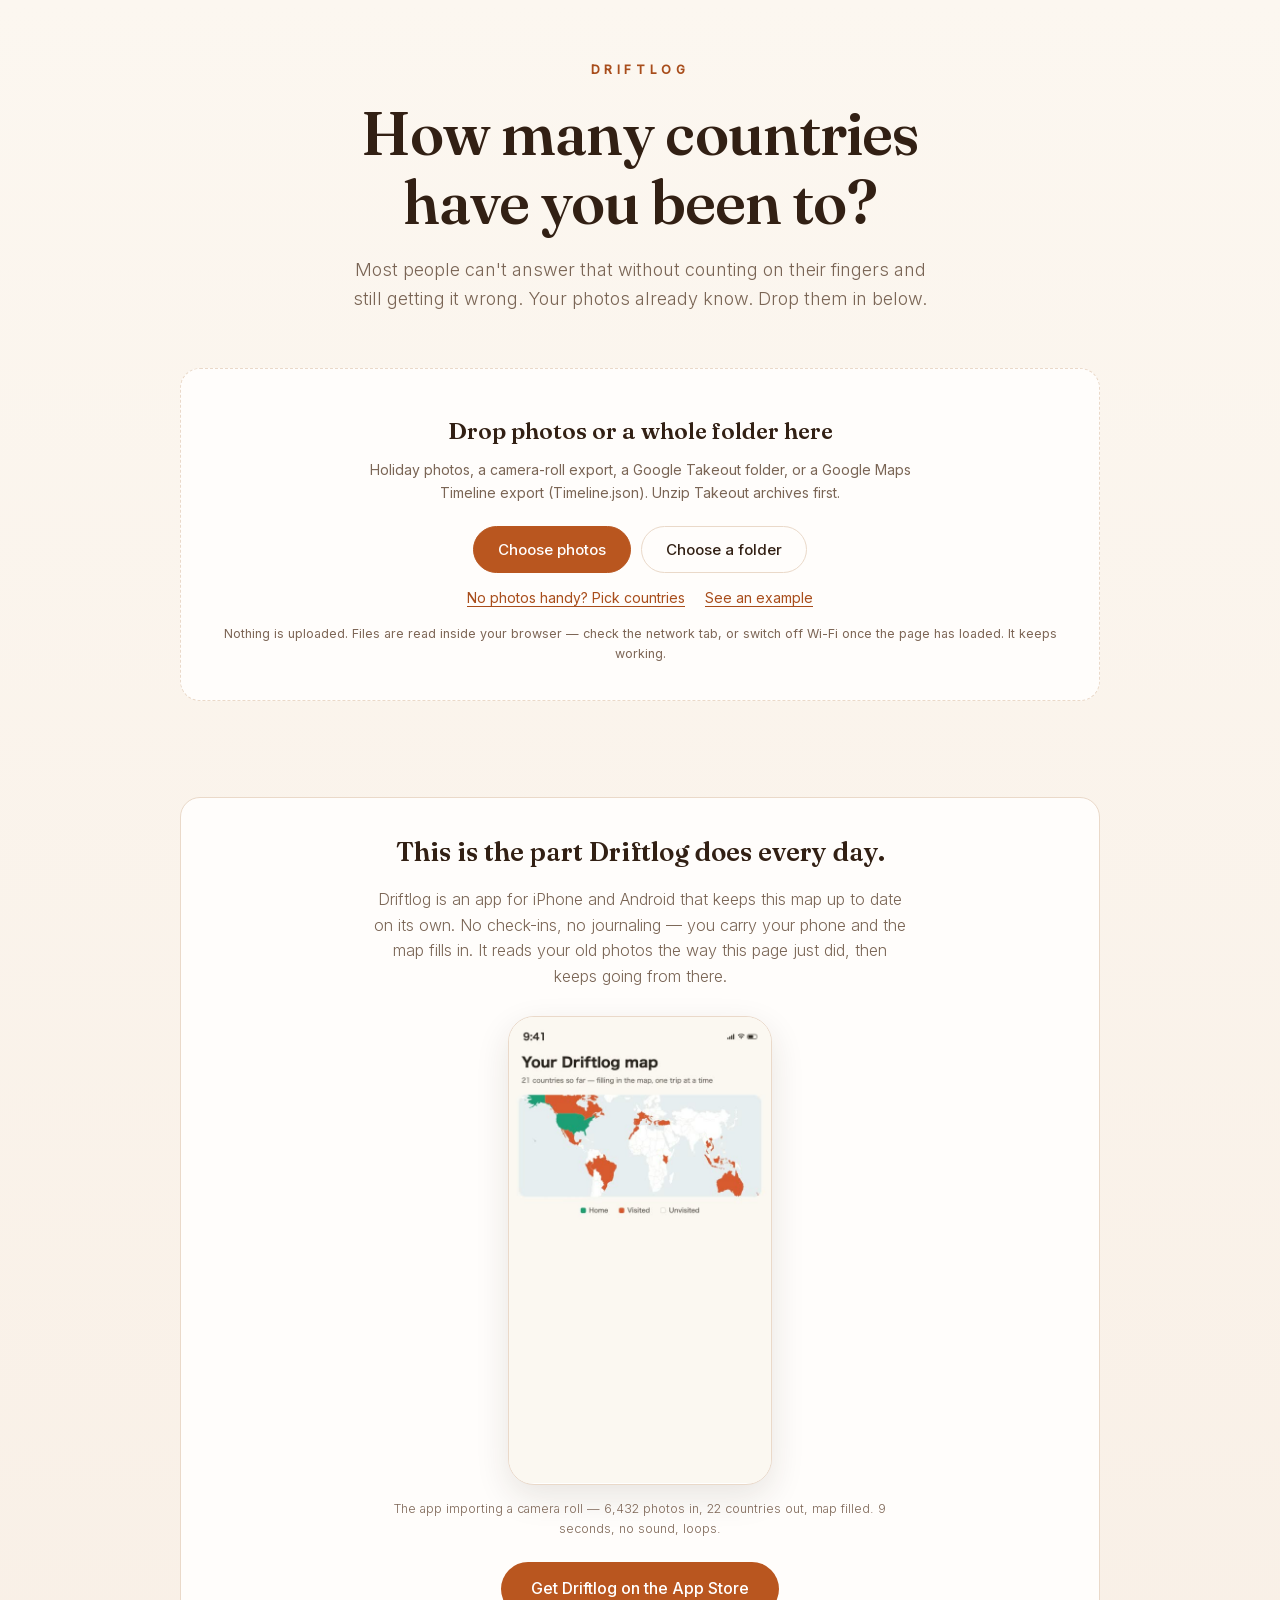
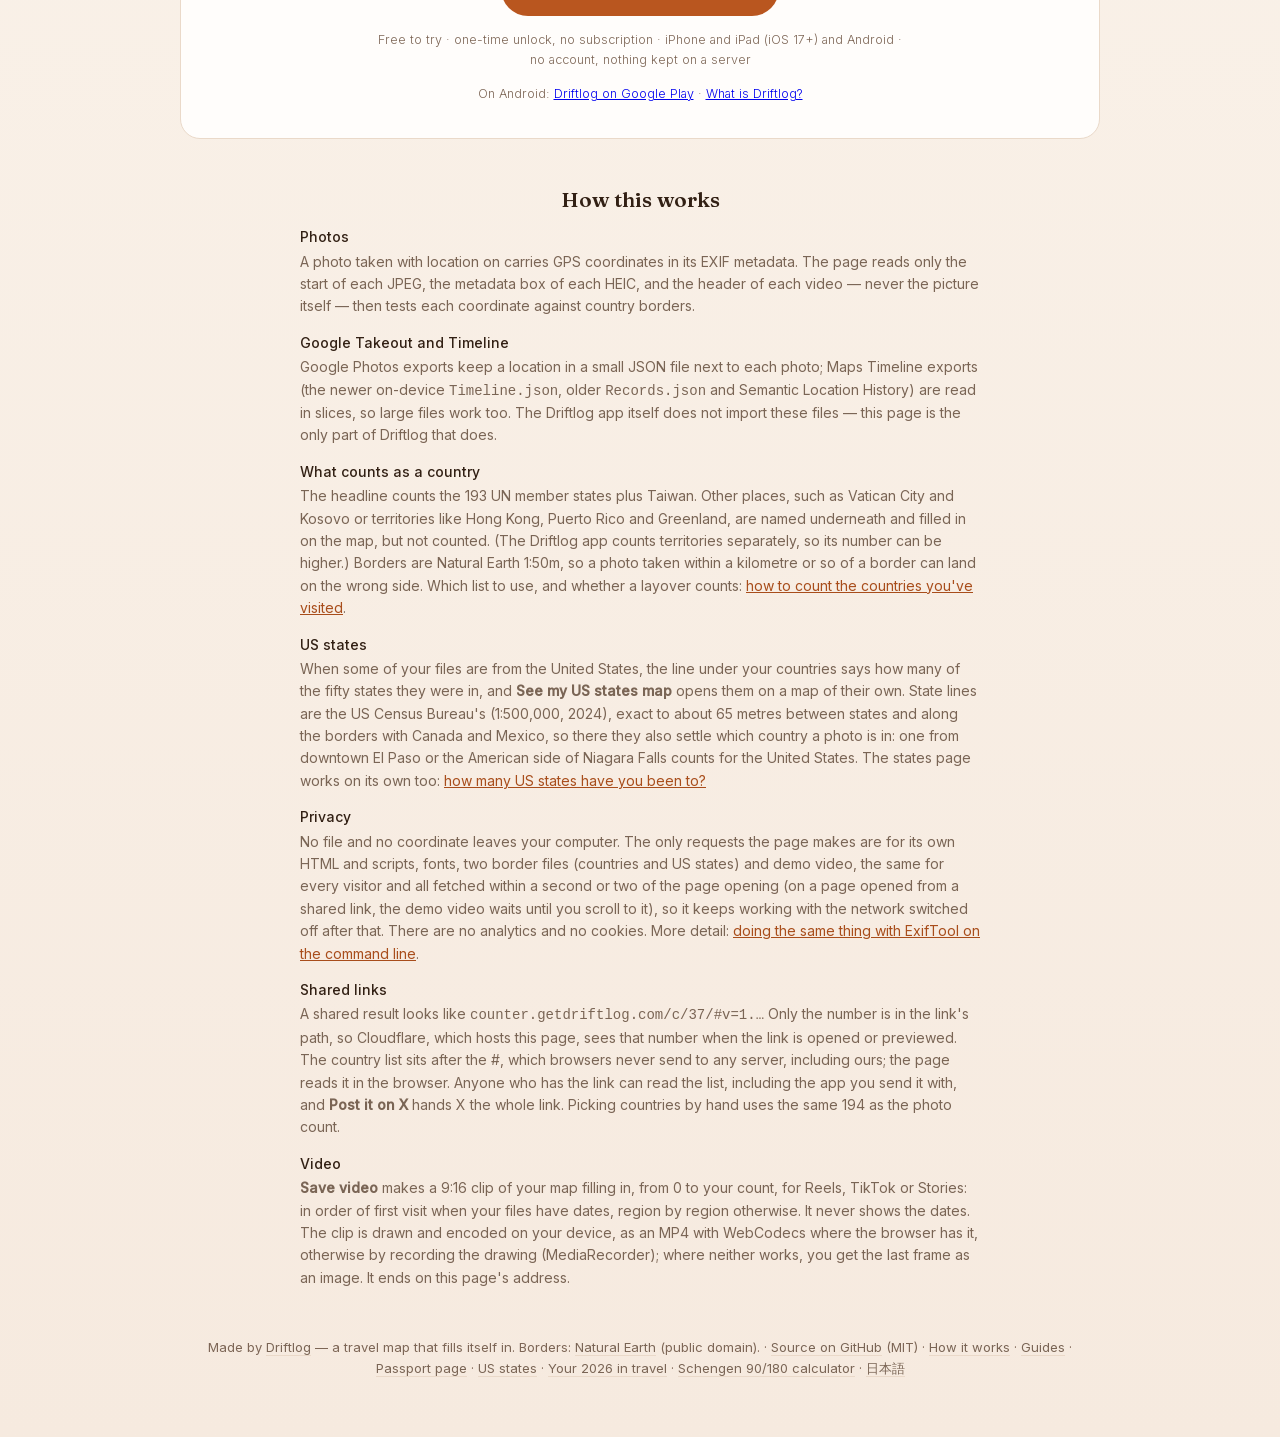
<file: index.html>
<!DOCTYPE html>
<html lang="en">
<head>
<meta charset="UTF-8" />
<meta name="viewport" content="width=device-width, initial-scale=1" />
<title>How many countries have you been to? — count them from your own photos</title>
<link rel="icon" type="image/png" href="/img/icon-64.png" />
<link rel="apple-touch-icon" href="/img/icon-180.png" />
<meta name="description" content="Drop in your photos, a whole folder, a Google Takeout export or a Google Maps Timeline file, and see every country you've been to on a map. It runs in your browser — nothing is uploaded." />
<link rel="canonical" href="https://counter.getdriftlog.com/" />
<link rel="alternate" hreflang="en" href="https://counter.getdriftlog.com/" />
<link rel="alternate" hreflang="ja" href="https://ja-counter.getdriftlog.com/" />
<link rel="alternate" hreflang="x-default" href="https://counter.getdriftlog.com/" />
<meta name="apple-itunes-app" content="app-id=6785328399, affiliate-data=pt=129098692&amp;ct=en_counter_sb" />
<script>/* Opened from a result link (/c/<N>/ forwards here with #v=1.…): the Smart App Banner is the receiving end too, like every App Store link on that screen. Set while the page is still being read; not checked on a real iPhone. */ if (/(?:^#|&|%26)v(?:=|%3D)/i.test(location.hash)) document.querySelector('meta[name="apple-itunes-app"]').content = 'app-id=6785328399, affiliate-data=pt=129098692&ct=en_share_recv';</script>
<meta property="og:type" content="website" />
<meta property="og:site_name" content="Driftlog" />
<meta property="og:url" content="https://counter.getdriftlog.com/" />
<meta property="og:title" content="How many countries have you been to?" />
<meta property="og:description" content="Drop in your photos and watch the map fill in. Nothing is uploaded — it all runs in your browser." />
<meta property="og:image" content="https://counter.getdriftlog.com/og.png" />
<meta property="og:image:width" content="1200" />
<meta property="og:image:height" content="630" />
<meta property="og:image:alt" content="How many countries have you been to? Drop in your photos and the map fills in." />
<meta name="twitter:card" content="summary_large_image" />
<meta name="twitter:title" content="How many countries have you been to?" />
<meta name="twitter:description" content="Drop in your photos and watch the map fill in. Nothing is uploaded — it all runs in your browser." />
<meta name="twitter:image" content="https://counter.getdriftlog.com/og.png" />
<script type="application/ld+json">
{"@context":"https://schema.org","@type":"WebApplication","name":"Driftlog Counter",
"url":"https://counter.getdriftlog.com/","applicationCategory":"TravelApplication",
"operatingSystem":"Any (runs in the browser)",
"offers":{"@type":"Offer","price":"0","priceCurrency":"USD"},
"description":"Counts how many countries you have been to from the GPS coordinates stored in your own photos, a Google Takeout export or a Google Maps Timeline export. Runs entirely in the browser: no upload, no account.",
"author":{"@type":"Person","name":"Akira Takashima"},
"publisher":{"@type":"Organization","name":"Shiori Studio"}}
</script>
<script type="application/ld+json">
{"@context":"https://schema.org","@type":"FAQPage","mainEntity":[
{"@type":"Question","name":"How can I find out how many countries I have been to?","acceptedAnswer":{"@type":"Answer","text":"Photos taken with location services switched on store GPS coordinates inside the file. This page reads those coordinates, works out which country each one falls in, and counts the distinct countries for you. A Google Maps Timeline export or a Google Takeout folder works the same way."}},
{"@type":"Question","name":"Are my photos uploaded anywhere?","acceptedAnswer":{"@type":"Answer","text":"No. Files are read inside your browser and no file and no coordinate is sent to a server. The only requests the page makes are for itself and its scripts, its fonts, its two border files (countries and US states) and a short demo video of the app, which you can verify in the network tab. Once the page has loaded, it keeps working with the network switched off."}},
{"@type":"Question","name":"Which files work?","acceptedAnswer":{"@type":"Answer","text":"JPEG and HEIC photos, TIFF-based raw files such as DNG, iPhone and Android videos, the JSON files in a Google Takeout (Google Photos) export, and Google Maps Timeline exports (Timeline.json, Records.json and Semantic Location History). Photos taken with location turned off contain no coordinates and cannot be counted."}},
{"@type":"Question","name":"Can I use it on my iPhone?","acceptedAnswer":{"@type":"Answer","text":"Yes. Tap Choose photos, pick from your Photo Library and leave Location Is Included switched on, which is the default on recent iOS versions. To select many photos at once, put a finger on the first photo, slide it sideways and keep going down; each batch you pick adds to your map. For a whole library at once, the Driftlog app reads the location in your photo library directly. Android browsers remove the location from photos, so on Android use a Google Maps Timeline export instead."}},
{"@type":"Question","name":"Is it free?","acceptedAnswer":{"@type":"Answer","text":"Yes, the page is free and needs no account. It is made by the developer of Driftlog, an app for iPhone and Android that keeps the same map up to date on its own."}}]}
</script>
<link rel="stylesheet" href="/fonts.css" />
<style>
  *{margin:0;padding:0;box-sizing:border-box}
  /* Text contrast (WCAG AA, 4.5:1 on cream2, the darkest background): --muted2 for small notes, --accent-t for small
     orange text and links, --accent-d under white text (buttons, picked chips). --accent is for large numbers and lines. */
  :root{
    --cream:#FCF7F0; --cream2:#F6EADF; --ink:#322014; --muted:#7A6555; --muted2:#7D6656;
    --accent:#D6692E; --accent-d:#B9561F; --accent-t:#A84D1B; --line:#EAD9C9; --card:#FFFDFB; --tint:#FFF6EE;
  }
  html{-webkit-text-size-adjust:100%}
  body{font-family:"Inter",-apple-system,BlinkMacSystemFont,"Segoe UI",sans-serif;background:linear-gradient(180deg,var(--cream) 0%,var(--cream2) 100%);
    color:var(--ink);min-height:100vh;line-height:1.6}
  .wrap{max-width:960px;margin:0 auto;padding:0 20px}
  header{text-align:center;padding:60px 0 22px}
  .kicker{font-size:12px;letter-spacing:.38em;font-weight:600;color:var(--accent-t);text-transform:uppercase}
  h1{font-family:"Fraunces",Georgia,serif;font-weight:600;font-size:clamp(34px,6vw,60px);line-height:1.14;margin-top:20px;letter-spacing:-.015em;text-wrap:balance}
  .lead{font-weight:300;color:var(--muted);margin:20px auto 0;max-width:580px;font-size:clamp(15px,2.1vw,18px)}
  .drop{margin:32px 0 0;background:var(--card);border:1.5px dashed var(--line);border-radius:20px;padding:44px 24px 36px;text-align:center;
    transition:border-color .18s,background .18s}
  .drop.over{border-color:var(--accent);background:var(--tint)}
  .drop h2{font-family:"Fraunces",Georgia,serif;font-weight:600;font-size:23px;text-wrap:balance}
  .drop .what{color:var(--muted);font-size:14px;margin:10px auto 0;max-width:560px}
  .btns{display:flex;gap:10px;justify-content:center;flex-wrap:wrap;margin-top:22px}
  .btn{font-family:inherit;font-weight:500;font-size:15px;padding:13px 24px;border-radius:999px;cursor:pointer;
    border:1px solid var(--line);background:var(--card);color:var(--ink)}
  .btn.primary{background:var(--accent-d);border-color:var(--accent-d);color:#fff}
  .btn.primary:hover{background:var(--accent-t);border-color:var(--accent-t)}
  .btn:hover{border-color:var(--accent)}
  .btn:focus-visible,.linkbtn:focus-visible,a:focus-visible{outline:2px solid var(--accent);outline-offset:3px}
  .linkbtn{font:inherit;font-size:14px;background:none;border:0;color:var(--accent-t);text-decoration:underline;text-underline-offset:3px;cursor:pointer;margin-top:16px}
  .note{font-size:12.5px;color:var(--muted2);margin-top:14px}
  .mobile-note{display:none;margin:16px auto 0;max-width:520px;font-size:13.5px;color:var(--ink);background:var(--tint);border:1px solid var(--line);border-radius:12px;padding:12px 14px;text-align:left}
  .is-mobile .mobile-note{display:block}
  .is-mobile #pickDir{display:none}
  /* iPhone and iPad: how to select many photos at once in the photo picker (drag across, then down; the grid scrolls
     on at the bottom edge). The finger goes across the top row and down, and the photos it passes get the blue tick. */
  .ios-tip{display:none;align-items:center;gap:14px;max-width:440px;margin:18px auto 0;text-align:left;font-size:13.5px;color:var(--muted)}
  .is-ios .ios-tip{display:flex}
  .ios-tip b{color:var(--ink);font-weight:600}
  .ios-tip svg{flex:none;width:60px;height:60px}
  .ios-tip .ph{fill:var(--line)}
  .ios-tip .tr{fill:none;stroke:var(--accent);stroke-width:1.6;stroke-linecap:round;stroke-linejoin:round;opacity:.45}
  .ios-tip .k{opacity:0;animation:4s linear infinite}
  .ios-tip .k circle{fill:#0A84FF;stroke:#fff;stroke-width:1}
  .ios-tip .k path{fill:none;stroke:#fff;stroke-width:1.3;stroke-linecap:round;stroke-linejoin:round}
  .ios-tip .fg{fill:var(--accent);fill-opacity:.5;stroke:#fff;stroke-width:1.5;animation:tip-fg 4s linear infinite}
  .ios-tip .k0{animation-name:tip-k0} .ios-tip .k1{animation-name:tip-k1} .ios-tip .k2{animation-name:tip-k2}
  .ios-tip .k3{animation-name:tip-k3} .ios-tip .k4{animation-name:tip-k4}
  @keyframes tip-fg{0%{transform:translate(0,0);opacity:0}8%{transform:translate(0,0);opacity:1}36%{transform:translate(46px,0)}66%,84%{transform:translate(46px,46px);opacity:1}92%,100%{transform:translate(46px,46px);opacity:0}}
  @keyframes tip-k0{0%,8%{opacity:0}9%,93%{opacity:1}94%,100%{opacity:0}}
  @keyframes tip-k1{0%,21%{opacity:0}22%,93%{opacity:1}94%,100%{opacity:0}}
  @keyframes tip-k2{0%,34%{opacity:0}35%,93%{opacity:1}94%,100%{opacity:0}}
  @keyframes tip-k3{0%,50%{opacity:0}51%,93%{opacity:1}94%,100%{opacity:0}}
  @keyframes tip-k4{0%,64%{opacity:0}65%,93%{opacity:1}94%,100%{opacity:0}}
  @media (prefers-reduced-motion: reduce){ .ios-tip .k{animation:none;opacity:1} .ios-tip .fg{animation:none;opacity:0} }
  #status{text-align:center;color:var(--muted);font-size:14px;margin-top:18px;min-height:22px}
  #status a{color:var(--accent-t)}
  .bar{height:4px;background:var(--line);border-radius:4px;overflow:hidden;max-width:420px;margin:10px auto 0;display:none}
  .bar.on{display:block}
  .bar i{display:block;height:100%;width:0;background:var(--accent);transition:width .2s}
  .result{display:none;margin-top:30px}
  .result.on{display:block}
  .example-flag{display:none;text-align:center;margin-bottom:12px;font-size:12px;letter-spacing:.2em;font-weight:600;text-transform:uppercase;color:var(--accent-t)}
  .result.example .example-flag{display:block}
  .count{text-align:center;margin-bottom:12px}
  .count .n{font-family:"Fraunces",Georgia,serif;font-weight:600;font-size:clamp(56px,13vw,110px);line-height:1;color:var(--accent);font-variant-numeric:tabular-nums}
  .count .lbl{font-size:15px;color:var(--muted);margin-top:8px}
  canvas{width:100%;height:auto;display:block;border-radius:18px;background:var(--card);border:1px solid var(--line)}
  .list{display:flex;flex-wrap:wrap;gap:8px;margin-top:22px;justify-content:center}
  .chip{background:var(--card);border:1px solid var(--line);border-radius:999px;padding:6px 14px;font-size:13.5px;font-variant-numeric:tabular-nums}
  .chip b{font-weight:500}
  .chip span{color:var(--muted)}
  .also{text-align:center;color:var(--muted);font-size:13.5px;margin-top:14px}
  .stats{text-align:center;color:var(--muted2);font-size:12.5px;margin-top:12px;font-variant-numeric:tabular-nums}
  .actions{display:flex;gap:12px;justify-content:center;margin-top:24px;flex-wrap:wrap}
  .pitch{margin:56px 0 0;background:var(--card);border:1px solid var(--line);border-radius:20px;padding:34px 28px;text-align:center}
  .pitch h3{font-family:"Fraunces",Georgia,serif;font-weight:600;font-size:26px;text-wrap:balance}
  .pitch p{color:var(--muted);font-weight:300;margin-top:14px;max-width:540px;margin-inline:auto}
  .pitch .cta{display:inline-block;margin-top:22px;background:var(--accent-d);color:#fff;font-weight:500;padding:14px 30px;border-radius:999px;text-decoration:none}
  .pitch .cta:hover{background:var(--accent-t)}
  .pitch .sub{font-size:12.5px;color:var(--muted2);margin-top:14px}
  .demo{margin-top:26px}
  .demo video{width:100%;max-width:264px;aspect-ratio:9/16;display:block;margin:0 auto;background:#fff;
    border:1px solid var(--line);border-radius:26px;box-shadow:0 12px 34px rgba(50,32,20,.11)}
  .demo .cap{font-size:12.5px;color:var(--muted2);margin-top:14px;line-height:1.65}
  .how{margin:44px auto 0;max-width:680px;font-size:14px;color:var(--muted)}
  .how h3{font-family:"Fraunces",Georgia,serif;font-weight:600;font-size:21px;color:var(--ink);margin-bottom:10px;text-align:center}
  .how dl{display:grid;gap:14px}
  .how dt{color:var(--ink);font-weight:500}
  .how dd{margin-top:2px}
  .how a{color:var(--accent-t)}
  footer{text-align:center;padding:48px 0 60px;color:var(--muted2);font-size:13px}
  footer a{color:var(--muted);text-decoration:none;border-bottom:1px solid var(--line)}
  .alts{display:flex;gap:4px 20px;justify-content:center;flex-wrap:wrap;margin-top:14px}
  .alts .linkbtn{margin-top:0}
  .chip .fl{margin-right:6px}
  .linknote{max-width:620px;margin-inline:auto;text-align:center}
  .linknote code{font-size:12px;word-break:break-all;color:var(--muted)}
  .recv{text-align:center;padding:52px 0 0}
  .recv h1{margin-top:16px}
  .recv .lead{margin-top:14px}
  .recv canvas{margin-top:26px}
  .recv-mode header{display:none}
  .appline{text-align:center;font-size:14px;color:var(--muted);margin-top:16px}
  .appline a{color:var(--accent-t)}
  .sharemore a{color:var(--accent-t)}
  .cmp{margin-top:30px}
  .cmp h2{font-family:"Fraunces",Georgia,serif;font-weight:600;font-size:clamp(26px,4.4vw,34px);text-align:center;text-wrap:balance}
  .cmp-nums{display:grid;grid-template-columns:repeat(3,1fr);gap:10px;margin:18px auto 22px;max-width:620px;text-align:center}
  .cmp-nums b{display:block;font-family:"Fraunces",Georgia,serif;font-weight:600;font-size:clamp(42px,10vw,66px);line-height:1.05;font-variant-numeric:tabular-nums}
  .cmp-nums span{display:block;font-size:14px;color:var(--muted);margin-top:6px}
  .cmp-nums span::before{content:"";display:inline-block;width:10px;height:10px;border-radius:3px;margin-right:6px}
  .cmp-nums .both b{color:#8E3A12} .cmp-nums .both span::before{background:#8E3A12}
  .cmp-nums .mine b{color:var(--accent)} .cmp-nums .mine span::before{background:var(--accent)}
  .cmp-nums .theirs b{color:#5F87A3} .cmp-nums .theirs span::before{background:#5F87A3}
  .cmp-lists{display:grid;gap:22px;margin-top:26px}
  .cmp-lists h3{font-size:13px;font-weight:600;letter-spacing:.12em;text-transform:uppercase;color:var(--muted);text-align:center}
  .cmp-lists .list{margin-top:10px}
  .cmp-lists .none{text-align:center;font-size:14px;color:var(--muted2);margin-top:8px}
  .cmp h2.reply{margin-top:44px;font-size:clamp(22px,3.6vw,27px)}
  .reply-sub{text-align:center;color:var(--muted);font-size:14px;margin:8px auto 18px;max-width:520px}
  .passrow{text-align:center;margin-top:16px}
  .passrow a.btn{display:inline-block;text-decoration:none}
  .passrow span{display:block;font-size:13px;color:var(--muted2);margin-top:8px}
  @media (prefers-reduced-motion: reduce){ .bar i{transition:none} }
</style>
</head>
<body>
<div class="wrap">
  <section class="recv" id="recv" hidden aria-label="A shared map">
    <div class="kicker">A shared map</div>
    <h1 id="recvTitle">0 of 194 countries</h1>
    <p class="lead">Someone sent you the countries they've been to. Which have you been to?</p>
    <canvas id="recvMap" width="1200" height="700" role="img" aria-label="World map with the shared countries filled in"></canvas>
    <div class="list" id="recvList"></div>
    <div class="btns"><button class="btn primary" id="cmpBtn" type="button">Compare with yours</button></div>
    <button class="linkbtn" id="recvPhotos" type="button">or count yours from photos or a Google Maps Timeline file</button>
    <p class="note linknote" id="recvNote"></p>
  </section>

  <header>
    <div class="kicker">Driftlog</div>
    <h1>How many countries<br>have you been to?</h1>
    <p class="lead">Most people can't answer that without counting on their fingers and still getting it wrong. Your photos already know. Drop them in below.</p>
  </header>

  <section class="drop" id="drop" aria-label="Add photos or location files">
    <h2>Drop photos or a whole folder here</h2>
    <p class="what">Holiday photos, a camera-roll export, a Google Takeout folder, or a Google Maps Timeline export (Timeline.json). Unzip Takeout archives first.</p>
    <div class="btns">
      <button class="btn primary" id="pickFiles" type="button">Choose photos</button>
      <button class="btn" id="pickDir" type="button">Choose a folder</button>
    </div>
    <div class="ios-tip" id="iosTip">
      <svg viewBox="0 0 70 70" aria-hidden="true">
        <rect class="ph" x="2" y="2" width="20" height="20" rx="3"/><rect class="ph" x="25" y="2" width="20" height="20" rx="3"/><rect class="ph" x="48" y="2" width="20" height="20" rx="3"/>
        <rect class="ph" x="2" y="25" width="20" height="20" rx="3"/><rect class="ph" x="25" y="25" width="20" height="20" rx="3"/><rect class="ph" x="48" y="25" width="20" height="20" rx="3"/>
        <rect class="ph" x="2" y="48" width="20" height="20" rx="3"/><rect class="ph" x="25" y="48" width="20" height="20" rx="3"/><rect class="ph" x="48" y="48" width="20" height="20" rx="3"/>
        <path class="tr" d="M12 12H58V58M54.5 54.5 58 58l3.5-3.5"/>
        <g class="k k0"><circle cx="17" cy="17" r="4.2"/><path d="M15.1 17.1l1.3 1.4 2.6-2.8"/></g>
        <g class="k k1"><circle cx="40" cy="17" r="4.2"/><path d="M38.1 17.1l1.3 1.4 2.6-2.8"/></g>
        <g class="k k2"><circle cx="63" cy="17" r="4.2"/><path d="M61.1 17.1l1.3 1.4 2.6-2.8"/></g>
        <g class="k k3"><circle cx="17" cy="40" r="4.2"/><path d="M15.1 40.1l1.3 1.4 2.6-2.8"/></g>
        <g class="k k3"><circle cx="40" cy="40" r="4.2"/><path d="M38.1 40.1l1.3 1.4 2.6-2.8"/></g>
        <g class="k k3"><circle cx="63" cy="40" r="4.2"/><path d="M61.1 40.1l1.3 1.4 2.6-2.8"/></g>
        <g class="k k4"><circle cx="17" cy="63" r="4.2"/><path d="M15.1 63.1l1.3 1.4 2.6-2.8"/></g>
        <g class="k k4"><circle cx="40" cy="63" r="4.2"/><path d="M38.1 63.1l1.3 1.4 2.6-2.8"/></g>
        <g class="k k4"><circle cx="63" cy="63" r="4.2"/><path d="M61.1 63.1l1.3 1.4 2.6-2.8"/></g>
        <circle class="fg" cx="12" cy="12" r="6.5"/>
      </svg>
      <p><b>Select lots at once:</b> in the photo picker, put a finger on the first photo and slide it sideways, then keep going down. Hold it at the bottom edge and the picker scrolls on, selecting as it goes.</p>
    </div>
    <div class="alts">
      <button class="linkbtn" id="pickBtn" type="button">No photos handy? Pick countries</button>
      <button class="linkbtn" id="exampleBtn" type="button">See an example</button>
    </div>
    <input type="file" id="fileInput" multiple hidden accept="image/*,video/*,.heic,.heif,.dng,.tif,.tiff,.json,application/json" />
    <input type="file" id="dirInput" hidden webkitdirectory multiple />
    <p class="mobile-note" id="mobileNote">On iPhone: tap <b>Choose photos</b>, pick from your Photo Library and leave <b>“Location Is Included”</b> on (it is by default). A few hundred photos at a time works well, and each batch adds to your map (<b>Add more photos</b> under it); for your whole library at once, the <a href="#app">Driftlog app</a> reads it directly. Exported your Google Maps Timeline? Tap <b>Choose photos</b> → <b>Choose Files</b> and pick <code>location-history.json</code> (<a href="https://getdriftlog.com/google-maps-timeline-countries/">how to export it</a>).</p>
    <p class="note">Nothing is uploaded. Files are read inside your browser — check the network tab, or switch off Wi-Fi once the page has loaded. It keeps working.</p>
  </section>
  <section id="picker" hidden aria-label="Pick countries"></section>
  <div id="status" role="status" aria-live="polite"></div>
  <div class="bar" id="bar"><i></i></div>

  <section class="cmp" id="cmp" hidden aria-label="Your countries and theirs">
    <h2>You and them</h2>
    <div class="cmp-nums">
      <div class="both"><b id="nBoth">0</b><span>Both of you</span></div>
      <div class="mine"><b id="nMine">0</b><span>Only you</span></div>
      <div class="theirs"><b id="nTheirs">0</b><span>Only them</span></div>
    </div>
    <div class="cmp-lists">
      <div><h3>Both of you <span id="hBoth"></span></h3><div class="list" id="lBoth"></div></div>
      <div><h3>Only you <span id="hMine"></span></h3><div class="list" id="lMine"></div></div>
      <div><h3>Only them <span id="hTheirs"></span></h3><div class="list" id="lTheirs"></div></div>
    </div>
    <h2 class="reply">Your reply</h2>
    <p class="reply-sub">An image of both maps for them, with your link. On it, “only me” means you.</p>
    <canvas id="cmpMap" width="1200" height="1500" role="img" aria-label="World map: countries you have both been to, only you, and only them, in three colours"></canvas>
    <div class="actions">
      <button class="btn primary" id="cmpShare" type="button">Send it back</button>
      <button class="btn" id="cmpSave" type="button">Save this image</button>
      <button class="btn" id="cmpEdit" type="button">Change your countries</button>
    </div>
    <p class="passrow" id="cmpPassRow"><a class="btn" id="cmpPassport" href="/passport/">Make my passport page</a><span>A stamp for each of your countries, as a 9:16 image.</span></p>
    <div id="cmpVid"></div>
    <p class="note linknote">Sending it back shares this image and your own link, <code id="cmpLink"></code>. Only your number is in its path; your country list sits after the #, which browsers never send to any server, including ours. Whoever gets the link, and the app you send it with, can read the list.</p>
    <p class="appline">Driftlog, an app for iPhone and Android, keeps a map like this up to date on its own. <a id="cmpApp" href="https://apps.apple.com/app/id6785328399?ppid=5a2b9909-a132-4847-9b8b-75121e8f78e1&amp;pt=129098692&amp;ct=en_share_recv&amp;mt=8" rel="noopener">See it on the App Store</a></p>
  </section>

  <section class="result" id="result" aria-label="Your countries">
    <div class="example-flag">Example — not your photos</div>
    <div class="count"><div class="n" id="num">0</div><div class="lbl" id="lbl">countries</div></div>
    <canvas id="map" width="1200" height="1150" role="img" aria-label="World map with the countries found in your files filled in"></canvas>
    <div class="list" id="list"></div>
    <p class="also" id="also"></p>
    <p class="stats" id="stats"></p>
    <div class="actions">
      <button class="btn primary" id="share" type="button" hidden>Share</button>
      <button class="btn" id="addMore" type="button" hidden>Add more photos</button>
      <button class="btn" id="save" type="button">Save this image</button>
      <button class="btn" id="edit" type="button" hidden>Edit countries</button>
      <button class="btn" id="again" type="button">Start over</button>
    </div>
    <p class="passrow" id="passRow" hidden><a class="btn" id="passLink" href="/passport/">Make my passport page</a><span>A stamp for each of your countries, as a 9:16 image.</span></p>
    <p class="passrow" id="usRow" hidden><a class="btn" id="usLink" href="/us/">See my US states map</a><span id="usText"></span></p>
    <div id="vidRow" hidden></div>
    <div class="sharemore" id="shareMore" hidden>
      <p class="note linknote">Your link: <code id="linkTail"></code><br>Only the number is in the link's path. Your country list sits after the #, which browsers never send to any server, including ours. Anyone you send the link to, and the app you send it with, can read the list.</p>
      <p class="note"><a id="xpost" href="https://x.com/" target="_blank" rel="noopener">Post it on X</a> · this hands X the whole link, country list included.</p>
    </div>
    <p class="appline" id="appline" hidden>Driftlog, an app for iPhone and Android, keeps this map up to date on its own. <a href="https://apps.apple.com/app/id6785328399?ppid=5a2b9909-a132-4847-9b8b-75121e8f78e1&amp;pt=129098692&amp;ct=en_share&amp;mt=8" rel="noopener">See it on the App Store</a></p>
  </section>

  <section class="pitch" id="app">
    <h3>This is the part Driftlog does every day.</h3>
    <p>Driftlog is an app for iPhone and Android that keeps this map up to date on its own. No check-ins, no journaling — you carry your phone and the map fills in. It reads your old photos the way this page just did, then keeps going from there.</p>
    <div class="demo">
      <video id="demo" src="/app-demo.mp4" poster="/app-demo-poster.jpg"
             muted loop playsinline preload="none"
             aria-label="The Driftlog app importing a camera roll: 22 trips found, the counter reaching 22 countries, and the world map filling in."></video>
      <p class="cap">The app importing a camera roll — 6,432 photos in, 22 countries out, map filled. 9 seconds, no sound, loops.</p>
    </div>
    <a class="cta" id="appLink" href="https://apps.apple.com/app/id6785328399?ppid=5a2b9909-a132-4847-9b8b-75121e8f78e1&amp;pt=129098692&amp;ct=en_counter&amp;mt=8" rel="noopener">Get Driftlog on the App Store</a>
    <p class="sub">Free to try · one-time unlock, no subscription · iPhone and iPad (iOS 17+) and Android · no account, nothing kept on a server</p>
    <p class="sub">On Android: <a href="https://play.google.com/store/apps/details?id=com.shioristudio.zubotabi" rel="noopener">Driftlog on Google Play</a> · <a href="https://getdriftlog.com/about/" rel="noopener">What is Driftlog?</a></p>
  </section>

  <section class="how" aria-label="How this page works">
    <h3>How this works</h3>
    <dl>
      <div><dt>Photos</dt><dd>A photo taken with location on carries GPS coordinates in its EXIF metadata. The page reads only the start of each JPEG, the metadata box of each HEIC, and the header of each video — never the picture itself — then tests each coordinate against country borders.</dd></div>
      <div><dt>Google Takeout and Timeline</dt><dd>Google Photos exports keep a location in a small JSON file next to each photo; Maps Timeline exports (the newer on-device <code>Timeline.json</code>, older <code>Records.json</code> and Semantic Location History) are read in slices, so large files work too. The Driftlog app itself does not import these files — this page is the only part of Driftlog that does.</dd></div>
      <div><dt>What counts as a country</dt><dd>The headline counts the 193 UN member states plus Taiwan. Other places, such as Vatican City and Kosovo or territories like Hong Kong, Puerto Rico and Greenland, are named underneath and filled in on the map, but not counted. (The Driftlog app counts territories separately, so its number can be higher.) Borders are Natural Earth 1:50m, so a photo taken within a kilometre or so of a border can land on the wrong side. Which list to use, and whether a layover counts: <a href="https://getdriftlog.com/how-to-count-countries-visited/">how to count the countries you've visited</a>.</dd></div>
      <div><dt>US states</dt><dd>When some of your files are from the United States, the line under your countries says how many of the fifty states they were in, and <b>See my US states map</b> opens them on a map of their own. State lines are the US Census Bureau's (1:500,000, 2024), exact to about 65 metres between states and along the borders with Canada and Mexico, so there they also settle which country a photo is in: one from downtown El Paso or the American side of Niagara Falls counts for the United States. The states page works on its own too: <a href="/us/">how many US states have you been to?</a></dd></div>
      <div><dt>Privacy</dt><dd>No file and no coordinate leaves your computer. The only requests the page makes are for its own HTML and scripts, fonts, two border files (countries and US states) and demo video, the same for every visitor and all fetched within a second or two of the page opening (on a page opened from a shared link, the demo video waits until you scroll to it), so it keeps working with the network switched off after that. There are no analytics and no cookies. More detail: <a href="https://getdriftlog.com/countries-from-your-photos/">doing the same thing with ExifTool on the command line</a>.</dd></div>
      <div><dt>Shared links</dt><dd>A shared result looks like <code>counter.getdriftlog.com/c/37/#v=1.…</code> Only the number is in the link's path, so Cloudflare, which hosts this page, sees that number when the link is opened or previewed. The country list sits after the #, which browsers never send to any server, including ours; the page reads it in the browser. Anyone who has the link can read the list, including the app you send it with, and <b>Post it on X</b> hands X the whole link. Picking countries by hand uses the same 194 as the photo count.</dd></div>
      <div><dt>Video</dt><dd><b>Save video</b> makes a 9:16 clip of your map filling in, from 0 to your count, for Reels, TikTok or Stories: in order of first visit when your files have dates, region by region otherwise. It never shows the dates. The clip is drawn and encoded on your device, as an MP4 with WebCodecs where the browser has it, otherwise by recording the drawing (MediaRecorder); where neither works, you get the last frame as an image. It ends on this page's address.</dd></div>
    </dl>
  </section>

  <footer>
    Made by <a href="https://getdriftlog.com" rel="noopener">Driftlog</a> — a travel map that fills itself in. Borders: <a href="https://www.naturalearthdata.com/" rel="noopener">Natural Earth</a> (public domain). · <a href="https://github.com/anegogo/driftlog-counter" rel="noopener">Source on GitHub</a> (MIT) · <a href="https://getdriftlog.com/notes/counting-countries-in-the-browser/">How it works</a> · <a href="https://getdriftlog.com/guides/">Guides</a> · <a href="/passport/">Passport page</a> · <a href="/us/">US states</a> · <a href="/2026/">Your 2026 in travel</a> · <a href="/schengen/">Schengen 90/180 calculator</a> · <a href="https://ja-counter.getdriftlog.com/" hreflang="ja" lang="ja">日本語</a>
  </footer>
</div>

<script src="/kit.js"></script>
<script src="/video.js"></script>
<script src="/us/states.js"></script>
<script>
'use strict';
const Kit = window.DriftlogKit;   // countries, result links, map and card drawing, sharing, the picker: /kit.js
const Video = window.DriftlogVideo;   // the 9:16 clip of the map filling in, made on this device: /video.js
const States = window.DriftlogStates || null;   // the US states under a count from files, and the link to their page: /us/states.js
const $ = s => document.querySelector(s);
const statusEl = $('#status'), barEl = $('#bar'), barFill = $('#bar i');
const IS_MOBILE = /iPhone|iPad|iPod|Android/i.test(navigator.userAgent) || (navigator.platform === 'MacIntel' && navigator.maxTouchPoints > 1);
const IS_IOS = /iPhone|iPad|iPod/i.test(navigator.userAgent) || (navigator.platform === 'MacIntel' && navigator.maxTouchPoints > 1);
const IS_ANDROID = /Android/i.test(navigator.userAgent);
if (IS_MOBILE) document.body.classList.add('is-mobile');
if (IS_IOS) document.body.classList.add('is-ios');
if (IS_ANDROID) document.getElementById('mobileNote').innerHTML = 'On Android, the browser removes the location from photos you pick, so photos won’t count here. Choose a <b>Google Maps Timeline export</b> (Timeline.json) instead, or open this page on a computer.';
if (!('webkitdirectory' in document.createElement('input'))) $('#pickDir').style.display = 'none';

function setStatus(t, html){ if (html) statusEl.innerHTML = t; else statusEl.textContent = t; }
function setProgress(f){ if (f == null){ barEl.classList.remove('on'); return; } barEl.classList.add('on'); barFill.style.width = Math.round(f*100) + '%'; }
const fmt = n => n.toLocaleString('en-US');
const tick = () => new Promise(r => setTimeout(r, 0));

// ---------- country borders (Natural Earth 1:50m, 1:10m for small places; decoded by Kit.decodeFeats) ----------
let FEATS = null;
// The US states (/us/us.json, read by /us/states.js): asked for with the country borders, by every visitor alike,
// so the request says nothing about anyone's files. If it does not load, the count goes on without the states.
// US_CODE: the United States as countryIndex() returns it.
let stateOf = null, US_CODE = -1;
let MAP_REQ = null;
// Absolute: a page opened from a result link shows the link's /c/<N>/ path in the address bar.
const fetchMap = () => MAP_REQ || (MAP_REQ = fetch('/countries50.json').then(r => { if (!r.ok) throw new Error(String(r.status)); return r.json(); }).catch(e => { MAP_REQ = null; throw e; }));
const CANVAS_FONTS = ['600 132px Fraunces', '300 38px Inter', '400 24px Inter', '600 25px Inter'];
// Fetch the borders and fonts once the page is idle, so a file dropped later is read even with the network switched off.
(window.requestIdleCallback || (f => setTimeout(f, 1200)))(() => {
  fetchMap().catch(() => {});
  if (States) States.load().catch(() => {});
  if (document.fonts && document.fonts.load) CANVAS_FONTS.forEach(f => document.fonts.load(f).catch(() => {}));
});
async function loadCountries(){
  if (FEATS) return;
  // The map file is asked for first and downloads while the fonts load: the map image is drawn on a canvas, which
  // silently falls back to Georgia (old-style digits) if Fraunces is not loaded yet.
  const req = fetchMap();
  req.catch(() => {});
  if (document.fonts && document.fonts.load) await Promise.all(CANVAS_FONTS.map(f => document.fonts.load(f))).catch(() => {});
  setStatus('Loading the world map…');
  const raw = await req.catch(() => { throw new Error('The map file did not load. Reload the page and try again.'); });
  FEATS = Kit.decodeFeats(raw);
  US_CODE = FEATS.findIndex(f => f.k && f.a === 'US') * 10000;
  if (States && !stateOf && US_CODE >= 0){ try { stateOf = States.locator(await States.load()); } catch (e){ stateOf = null; } }
}
function inRing(x, y, r){
  let inside = false;
  for (let i = 0, j = r.length - 2; i < r.length; j = i, i += 2){
    const yi = r[i+1], yj = r[j+1];
    if ((yi > y) !== (yj > y)){
      const xi = r[i], xj = r[j];
      if (x < (xj - xi) * (y - yi) / (yj - yi) + xi) inside = !inside;
    }
  }
  return inside;
}
function containing(lon, lat){
  for (let fi = 0; fi < FEATS.length; fi++){          // smallest first: enclaves win
    const f = FEATS[fi], b = f.b;
    if (lon < b[0] || lon > b[2] || lat < b[1] || lat > b[3]) continue;
    for (let pi = 0; pi < f.polys.length; pi++){
      const pb = f.pb[pi];
      if (lon < pb[0] || lon > pb[2] || lat < pb[1] || lat > pb[3]) continue;
      const poly = f.polys[pi];
      if (!inRing(lon, lat, poly[0])) continue;
      let hole = false;
      for (let h = 1; h < poly.length; h++) if (inRing(lon, lat, poly[h])){ hole = true; break; }
      if (!hole) return fi * 10000 + pi;
    }
  }
  return -1;
}
// Photos taken on a beach, a pier or a ferry often fall just outside simplified coastlines.
function nearest(lon, lat, maxDeg){
  const k = Math.cos(lat * Math.PI / 180) || 1e-6;
  let best = -1, bestD = maxDeg * maxDeg;
  for (let fi = 0; fi < FEATS.length; fi++){
    const f = FEATS[fi], b = f.b;
    if (lon < b[0] - maxDeg / k || lon > b[2] + maxDeg / k || lat < b[1] - maxDeg || lat > b[3] + maxDeg) continue;
    for (let pi = 0; pi < f.polys.length; pi++){
      const r = f.polys[pi][0];
      for (let i = 0, j = r.length - 2; i < r.length; j = i, i += 2){
        const ax = (r[j] - lon) * k, ay = r[j+1] - lat, bx = (r[i] - lon) * k, by = r[i+1] - lat;
        const dx = bx - ax, dy = by - ay, L = dx * dx + dy * dy;
        let t = L ? -(ax * dx + ay * dy) / L : 0; t = t < 0 ? 0 : t > 1 ? 1 : t;
        const px = ax + t * dx, py = ay + t * dy, d = px * px + py * py;
        if (d < bestD){ bestD = d; best = fi * 10000 + pi; }
      }
    }
  }
  return best;
}
const CACHE = new Map();
// Returns featureIndex * 10000 + polygonIndex, or -1.
function countryIndex(lon, lat){
  if (!(lat >= -90 && lat <= 90 && lon >= -180 && lon <= 180) || (lat === 0 && lon === 0)) return -1;
  const key = Math.round(lat * 200) * 100000 + Math.round(lon * 200);   // ~500 m cells
  let fi = CACHE.get(key);
  if (fi === undefined){ fi = containing(lon, lat); if (fi < 0) fi = nearest(lon, lat, 0.12); CACHE.set(key, fi); }
  return fi;
}

// ---------- EXIF / TIFF ----------
const TYPE_SIZE = {1:1,2:1,3:2,4:4,5:8,7:1,9:4,10:8,12:8};
function readTiff(v, tiff){
  try {
    const bom = v.getUint16(tiff), le = bom === 0x4949;
    if (!le && bom !== 0x4D4D) return null;
    const magic = v.getUint16(tiff + 2, le);
    if (magic !== 42 && magic !== 0x4F52 && magic !== 0x5352 && magic !== 0x0055) return null;   // TIFF, Olympus ORF, Panasonic RW2
    const ifd = off => {
      const m = new Map();
      if (off + 2 > v.byteLength) return m;
      const n = v.getUint16(off, le);
      for (let i = 0; i < n; i++){ const e = off + 2 + i * 12; if (e + 12 > v.byteLength) break; m.set(v.getUint16(e, le), e); }
      return m;
    };
    const valOff = e => { const size = (TYPE_SIZE[v.getUint16(e + 2, le)] || 1) * v.getUint32(e + 4, le); return size <= 4 ? e + 8 : tiff + v.getUint32(e + 8, le); };
    const ascii = e => { const o = valOff(e), n = v.getUint32(e + 4, le); let s = ''; for (let i = 0; i < n && o + i < v.byteLength; i++){ const c = v.getUint8(o + i); if (!c) break; s += String.fromCharCode(c); } return s; };
    const rat3 = e => { const o = valOff(e); const r = k => { const a = v.getUint32(o + k * 8, le), b = v.getUint32(o + k * 8 + 4, le); return b ? a / b : 0; }; return r(0) + r(1) / 60 + r(2) / 3600; };
    const yearOf = s => { const y = parseInt(s.slice(0, 4), 10); return y > 1900 && y < 2100 ? y : null; };
    const ifd0 = ifd(tiff + v.getUint32(tiff + 4, le));
    let year = null, point = null;
    if (ifd0.has(0x8769)){
      const ex = ifd(tiff + v.getUint32(ifd0.get(0x8769) + 8, le));
      if (ex.has(0x9003)) year = yearOf(ascii(ex.get(0x9003)));
    }
    if (!year && ifd0.has(0x0132)) year = yearOf(ascii(ifd0.get(0x0132)));
    if (ifd0.has(0x8825)){
      const g = ifd(tiff + v.getUint32(ifd0.get(0x8825) + 8, le));
      if (g.has(2) && g.has(4)){
        let lat = rat3(g.get(2)), lon = rat3(g.get(4));
        if (g.has(1) && ascii(g.get(1)) === 'S') lat = -lat;
        if (g.has(3) && ascii(g.get(3)) === 'W') lon = -lon;
        if (isFinite(lat) && isFinite(lon) && !(lat === 0 && lon === 0)) point = [lon, lat];
      }
      if (!year && g.has(29)) year = yearOf(ascii(g.get(29)));
    }
    return point ? { point, year } : { point: null, year };
  } catch (e){ return null; }
}
function jpegTiffStart(v){
  if (v.byteLength < 4 || v.getUint16(0) !== 0xFFD8) return -1;
  let o = 2;
  while (o + 4 <= v.byteLength){
    if (v.getUint8(o) !== 0xFF) return -1;
    const m = v.getUint8(o + 1);
    if (m === 0xFF){ o++; continue; }
    if (m === 0xD9 || m === 0xDA) return -1;
    const len = v.getUint16(o + 2);
    if (m === 0xE1 && o + 10 <= v.byteLength && v.getUint32(o + 4) === 0x45786966 && v.getUint16(o + 8) === 0) return o + 10;
    o += 2 + len;
  }
  return -2;
}
function scanExifMarker(u8){
  for (let i = u8.indexOf(0x45); i >= 0 && i < u8.length - 6; i = u8.indexOf(0x45, i + 1)){
    if (u8[i+1] === 0x78 && u8[i+2] === 0x69 && u8[i+3] === 0x66 && u8[i+4] === 0 && u8[i+5] === 0) return i + 6;
  }
  return -1;
}
async function readJpeg(file){
  let buf = await file.slice(0, 128 * 1024).arrayBuffer();
  let v = new DataView(buf), t = jpegTiffStart(v);
  if (t === -2 && file.size > buf.byteLength){ buf = await file.slice(0, 1024 * 1024).arrayBuffer(); v = new DataView(buf); t = jpegTiffStart(v); }
  if (t < 0) t = scanExifMarker(new Uint8Array(buf));
  return t < 0 ? null : readTiff(v, t);
}
const fourcc = (v, o) => String.fromCharCode(v.getUint8(o), v.getUint8(o+1), v.getUint8(o+2), v.getUint8(o+3));
async function readHeif(file){
  try {
    const v = new DataView(await file.slice(0, 512 * 1024).arrayBuffer());
    let o = 0, meta = null;
    while (o + 8 <= v.byteLength){
      let size = v.getUint32(o), hdr = 8; const type = fourcc(v, o + 4);
      if (size === 1){ size = Number(v.getBigUint64(o + 8)); hdr = 16; } else if (size === 0) size = v.byteLength - o;
      if (type === 'meta'){ meta = [o + hdr + 4, Math.min(o + size, v.byteLength)]; break; }
      if (size < 8) break; o += size;
    }
    if (!meta) return null;
    let exifId = null, iloc = -1;
    for (let p = meta[0]; p + 8 <= meta[1];){
      const size = v.getUint32(p), type = fourcc(v, p + 4);
      if (size < 8) break;
      if (type === 'iinf'){
        const ver = v.getUint8(p + 8); let q = p + 12;
        const n = ver === 0 ? v.getUint16(q) : v.getUint32(q); q += ver === 0 ? 2 : 4;
        for (let i = 0; i < n && q + 8 <= p + size; i++){
          const bs = v.getUint32(q);
          if (fourcc(v, q + 4) === 'infe' && v.getUint8(q + 8) >= 2){
            const iv = v.getUint8(q + 8); let r = q + 12;
            const id = iv === 2 ? v.getUint16(r) : v.getUint32(r); r += (iv === 2 ? 2 : 4) + 2;
            if (fourcc(v, r) === 'Exif'){ exifId = id; break; }
          }
          if (bs < 8) break; q += bs;
        }
      }
      if (type === 'iloc') iloc = p;
      p += size;
    }
    if (exifId === null || iloc < 0) return null;
    const ver = v.getUint8(iloc + 8); let q = iloc + 12;
    const b1 = v.getUint8(q), b2 = v.getUint8(q + 1); q += 2;
    const offSize = b1 >> 4, lenSize = b1 & 15, baseSize = b2 >> 4, idxSize = (ver === 1 || ver === 2) ? (b2 & 15) : 0;
    const rd = n => { let x = 0; if (n === 2) x = v.getUint16(q); else if (n === 4) x = v.getUint32(q); else if (n === 8) x = Number(v.getBigUint64(q)); q += n; return x; };
    const count = ver < 2 ? v.getUint16(q) : v.getUint32(q); q += ver < 2 ? 2 : 4;
    let ext = null;
    for (let i = 0; i < count && !ext; i++){
      const id = ver < 2 ? v.getUint16(q) : v.getUint32(q); q += ver < 2 ? 2 : 4;
      let method = 0; if (ver === 1 || ver === 2){ method = v.getUint16(q) & 15; q += 2; }
      q += 2;
      const base = rd(baseSize), n = v.getUint16(q); q += 2;
      let first = null;
      for (let e = 0; e < n; e++){ if (idxSize) rd(idxSize); const off = rd(offSize), len = rd(lenSize); if (!first) first = { off: base + off, len }; }
      if (id === exifId && method === 0) ext = first;
    }
    if (!ext || !ext.len) return null;
    const ev = new DataView(await file.slice(ext.off, ext.off + Math.min(ext.len, 256 * 1024)).arrayBuffer());
    const t = 4 + ev.getUint32(0);
    return t + 8 <= ev.byteLength ? readTiff(ev, t) : null;
  } catch (e){ return null; }
}
async function readRawTiff(file){
  const v = new DataView(await file.slice(0, 1024 * 1024).arrayBuffer());
  return readTiff(v, 0);
}
async function readVideo(file){
  const parts = [file.slice(0, 1024 * 1024)];
  if (file.size > 1024 * 1024) parts.push(file.slice(Math.max(1024 * 1024, file.size - 1024 * 1024)));
  for (const part of parts){
    const txt = new TextDecoder('latin1').decode(await part.arrayBuffer());
    const m = txt.match(/([+-]\d{2}\.\d{3,})([+-]\d{3}\.\d{3,})/);
    if (m){
      const lat = +m[1], lon = +m[2];
      if (Math.abs(lat) <= 90 && Math.abs(lon) <= 180 && !(lat === 0 && lon === 0)) return { point: [lon, lat], year: null };
    }
  }
  return null;
}

// ---------- Google Takeout sidecars and Timeline exports ----------
function sidecarPoint(o){
  for (const k of ['geoDataExif', 'geoData']){
    const g = o && o[k];
    if (g && typeof g.latitude === 'number' && typeof g.longitude === 'number' && !(g.latitude === 0 && g.longitude === 0))
      return [g.longitude, g.latitude];
  }
  return null;
}
const LOC_RE = /"latitudeE7"\s*:\s*(-?\d+)\s*,\s*"longitudeE7"\s*:\s*(-?\d+)|(-?\d{1,2}(?:\.\d+)?)(?:°|\\u00b0),\s*(-?\d{1,3}(?:\.\d+)?)(?:°|\\u00b0)|geo:(-?\d{1,2}\.\d+),(-?\d{1,3}\.\d+)|"(?:timestamp|startTime|endTime|time|startTimestamp|endTimestamp|creationTimestamp)"\s*:\s*"(\d{4})-\d\d|"timestampMs"\s*:\s*"(\d{12,13})"/g;
async function scanLocationFile(file, onPoint, onProgress){
  const CH = 8 * 1024 * 1024, OV = 512, dec = new TextDecoder();
  let pos = 0, carry = '', year = null, n = 0;
  while (pos < file.size){
    const end = Math.min(pos + CH, file.size), last = end >= file.size;
    const text = carry + dec.decode(await file.slice(pos, end).arrayBuffer(), { stream: !last });
    const cut = last ? text.length : text.length - OV;
    LOC_RE.lastIndex = 0;
    let m, lastEnd = 0;
    while ((m = LOC_RE.exec(text)) !== null){
      if (m.index >= cut) break;
      lastEnd = LOC_RE.lastIndex;
      if (m[7]){ year = +m[7]; continue; }
      if (m[8]){ year = new Date(+m[8]).getUTCFullYear(); continue; }
      let lat, lon;
      if (m[1] !== undefined){
        // Newer Records.json puts the ISO timestamp after the coordinates in the same object.
        // (Older exports put "timestampMs" first; LOC_RE has already read that one.)
        const ahead = /"timestamp"\s*:\s*"(\d{4})-/.exec(text.slice(m.index, m.index + 400));
        if (ahead) year = +ahead[1];
        lat = +m[1]; lon = +m[2];
        if (lat > 900000000) lat -= 4294967296;
        if (lon > 1800000000) lon -= 4294967296;
        lat /= 1e7; lon /= 1e7;
      } else if (m[3] !== undefined){ lat = +m[3]; lon = +m[4]; }
      else { lat = +m[5]; lon = +m[6]; }
      onPoint([lon, lat], year); n++;
    }
    // A match that started before the cut may run past it; carrying from inside it would read its tail as a new point.
    carry = last ? '' : text.slice(Math.max(cut, lastEnd));
    pos = end;
    onProgress(pos / file.size);
    await tick();
  }
  return n;
}

// ---------- collecting files (buttons, drag and drop, whole folders) ----------
const KIND = name => {
  const ext = (name.split('.').pop() || '').toLowerCase();
  if (/^(jpe?g|jfif)$/.test(ext)) return 'jpeg';
  if (/^(heic|heif|hif|avif)$/.test(ext)) return 'heif';
  if (/^(dng|tiff?|nef|arw|cr2|orf|rw2|pef|srw)$/.test(ext)) return 'tiff';
  if (/^(mov|mp4|m4v|3gp)$/.test(ext)) return 'video';
  if (ext === 'json') return 'json';
  return null;
};
async function entriesToFiles(entries){
  const out = [];
  const walk = async entry => {
    if (!entry || entry.name.startsWith('.')) return;
    if (entry.isFile){ out.push(await new Promise((res, rej) => entry.file(res, rej)).catch(() => null)); return; }
    if (entry.isDirectory){
      const reader = entry.createReader();
      for (;;){
        const batch = await new Promise((res, rej) => reader.readEntries(res, rej)).catch(() => []);
        if (!batch.length) break;
        for (const e of batch) await walk(e);
        if (out.length % 500 === 0) setStatus(`Looking through folders… ${fmt(out.length)} files so far`);
      }
    }
  };
  for (const e of entries) await walk(e);
  return out.filter(Boolean);
}

// ---------- the run ----------
// adding: add the files to the count from files on screen, if there is one (the photo buttons, a drop and "Add more
// photos" all ask for it), so a big library can go in a batch at a time. A file already read into that count (same
// name and size) is skipped. After the example, a list picked by hand or Start over, the files start a new count.
let lastRun = null, busy = false;
const fileKey = f => f.name + '\n' + f.size;
async function handle(files, { adding = false } = {}){
  if (busy) return;
  busy = true;
  try {
    await loadCountries();
    const prev = adding && lastRun && lastRun.keys && !lastRun.example && lastRun.n != null ? lastRun : null;
    const picked = [...files].filter(f => f && !f.name.startsWith('._') && !f.name.startsWith('.'));
    const all = prev ? picked.filter(f => !prev.keys.has(fileKey(f))) : picked;
    if (prev && picked.length && !all.length){ setStatus(picked.length === 1 ? 'That file was counted already.' : `Those ${fmt(picked.length)} files were counted already.`); return; }
    const media = all.filter(f => KIND(f.name) && KIND(f.name) !== 'json');
    const jsons = all.filter(f => KIND(f.name) === 'json');
    if (!media.length && !jsons.length){
      setStatus(all.length ? `None of those ${fmt(all.length)} files are photos, videos or location exports I can read.` : 'Nothing to read in that selection.');
      return;
    }
    const keys = prev ? prev.keys : new Set();
    for (const f of all) keys.add(fileKey(f));
    const agg = prev ? prev.agg : new Map();
    // The US states the files have been in: index in States.LIST -> first year, or null.
    const us = prev && prev.us ? prev.us : new Map();
    // Which country a point is in (as countryIndex), with the state lines asked as well. They follow the border
    // with Canada and Mexico to about 65 m, where the country borders (1:50m) are a kilometre or two out: a point
    // inside a state's outline is in the United States whatever the country borders say (downtown El Paso, the
    // American side of Niagara Falls), and so is one just off a US coast that no country claims. Everywhere
    // else the country borders decide, and a point they give to another country is in no state.
    const where = (lon, lat, year) => {
      const code = countryIndex(lon, lat);
      if (!stateOf) return code;
      const american = code >= 0 && Math.floor(code / 10000) * 10000 === US_CODE;
      const exact = stateOf.inside(lon, lat), st = exact >= 0 ? exact : american || code < 0 ? stateOf(lon, lat) : -1;
      if (st < 0) return code;
      const i = Math.floor(st / 10000);
      if (!us.has(i)) us.set(i, year || null);
      else if (year && (us.get(i) === null || year < us.get(i))) us.set(i, year);
      return american ? code : US_CODE;
    };
    const add = (code, year, kind) => {
      const fi = Math.floor(code / 10000);
      let a = agg.get(fi);
      if (!a){ a = { photos: 0, points: 0, y0: null, y1: null, hit: new Set() }; agg.set(fi, a); }
      a.hit.add(code % 10000);
      a[kind]++;
      if (year){ if (a.y0 === null || year < a.y0) a.y0 = year; if (a.y1 === null || year > a.y1) a.y1 = year; }
    };
    const stats = prev ? prev.stats : { media: 0, withLoc: 0, sidecars: 0, points: 0, unmatched: 0, timelineFiles: 0 };
    stats.media += media.length;
    const found0 = stats.withLoc + stats.sidecars + stats.points;
    // File name -> countries it was already counted in. A Takeout sidecar is skipped only when its own photo
    // (or another file with the same name) already put that country on the map.
    const located = prev ? prev.located : new Map();
    const mark = (name, fi) => { let set = located.get(name); if (!set) located.set(name, set = new Set()); set.add(fi); };
    let done = 0, loc = 0;
    const total = media.length + jsons.length;
    const worker = async queue => {
      while (queue.length){
        const f = queue.shift();
        let r = null;
        const kind = KIND(f.name);
        try {
          if (kind === 'jpeg') r = await readJpeg(f);
          else if (kind === 'heif') r = await readHeif(f);
          else if (kind === 'tiff') r = await readRawTiff(f);
          else if (kind === 'video') r = await readVideo(f);
        } catch (e){ r = null; }
        if (r && r.point){
          stats.withLoc++; loc++;
          const code = where(r.point[0], r.point[1], r.year);
          mark(f.name.toLowerCase(), code >= 0 ? Math.floor(code / 10000) : -1);
          if (code >= 0) add(code, r.year, 'photos'); else stats.unmatched++;
        }
        done++;
        if (done % 20 === 0){ setStatus(`Reading ${fmt(done)} of ${fmt(total)} files · ${fmt(loc)} with a location`); setProgress(done / total); await tick(); }
      }
    };
    const queue = media.slice();
    await Promise.all([worker(queue), worker(queue), worker(queue), worker(queue)]);

    for (const f of jsons){
      if (f.size < 256 * 1024){
        let o = null;
        try { o = JSON.parse(await f.text()); } catch (e){ o = null; }
        if (o && (o.geoData || o.geoDataExif) && typeof o.title === 'string'){
          const p = sidecarPoint(o), ts = o.photoTakenTime && +o.photoTakenTime.timestamp;
          const code = p ? where(p[0], p[1], ts ? new Date(ts * 1000).getUTCFullYear() : null) : -1, fi = code >= 0 ? Math.floor(code / 10000) : -1;
          const seen = located.get(o.title.toLowerCase());
          if (p && !(seen && seen.has(fi))){
            stats.sidecars++;
            mark(o.title.toLowerCase(), fi);
            if (code >= 0) add(code, ts ? new Date(ts * 1000).getUTCFullYear() : null, 'photos'); else stats.unmatched++;
          }
          done++;
          continue;
        }
      }
      const before = stats.points;
      await scanLocationFile(f, (p, year) => {
        stats.points++;
        const code = where(p[0], p[1], year);
        if (code >= 0) add(code, year, 'points'); else stats.unmatched++;
      }, frac => { setStatus(`Reading ${f.name} · ${Math.round(frac * 100)}% · ${fmt(stats.points)} location points`); setProgress(frac); });
      if (stats.points > before) stats.timelineFiles++;
      done++;
    }
    setProgress(null);
    lastRun = { agg, stats, keys, located, us, example: false };
    render(lastRun);
    // Added to a count: say what the new files changed (on the receiving end, the comparison says it instead).
    if (prev && !RECV){
      const got = stats.withLoc + stats.sidecars + stats.points - found0, n = lastRun.n, fs = total === 1 ? 'file' : 'files';
      setStatus(!got ? (total === 1 ? 'That file had no location, so the map is as it was.' : `None of those ${fmt(total)} files had a location, so the map is as it was.`)
        : n > prev.n ? `Added ${fmt(total)} ${fs}: ${prev.n} → ${n} countries. Nothing left your browser.`
        : `Added ${fmt(total)} ${fs}, but no new countries: still ${n}.`);
      scrollToEl(statusEl);
    }
  } catch (e){
    setProgress(null);
    setStatus(e && e.message ? e.message : 'Something went wrong while reading those files.');
  } finally { busy = false; }
}

function render(run){
  const { agg, stats, example } = run;
  const rows = [...agg.entries()].map(([fi, a]) => ({ f: FEATS[fi], ...a }));
  const counted = rows.filter(r => r.f.k).sort((x, y) => (x.y0 ?? 9999) - (y.y0 ?? 9999) || x.f.n.localeCompare(y.f.n));
  const others = rows.filter(r => !r.f.k).sort((x, y) => x.f.n.localeCompare(y.f.n));
  if (!counted.length && !others.length){
    const any = stats.withLoc + stats.sidecars + stats.points;
    if (any) setStatus(`Read ${fmt(any)} locations, but none landed in a country I could match. Try a different batch.`);
    else if (IS_IOS) setStatus(`None of those ${fmt(stats.media)} photos had a location in them. In the photo picker, check that “Location Is Included” is on (switch it under Options), and that the camera had location turned on — or <a href="#app">let the Driftlog app read your library</a>.`, true);
    else if (IS_ANDROID) setStatus(`None of those ${fmt(stats.media)} files had a location in them. Android removes it from photos picked in a browser — use a Google Maps Timeline export here, or try on a computer.`);
    else setStatus(`None of those ${fmt(stats.media)} files had a location saved in them. Photos taken with location turned off for the camera carry no coordinates.`);
    return;
  }
  const uniq = new Set(counted.map(r => r.f.a || r.f.n));
  const n = uniq.size;
  run.n = n;
  $('#num').textContent = n;
  $('#lbl').textContent = (n === 1 ? 'country' : 'countries') + (example ? ' in this example' : ', found in your files');
  const years = r => r.y0 ? (r.y0 === r.y1 ? `${r.y0}` : `${r.y0}–${r.y1}`) : '';
  const qty = r => r.photos ? `${fmt(r.photos)} photo${r.photos === 1 ? '' : 's'}` : `${fmt(r.points)} point${r.points === 1 ? '' : 's'}`;
  const esc = s => s.replace(/[&<>"]/g, c => ({ '&': '&amp;', '<': '&lt;', '>': '&gt;', '"': '&quot;' }[c]));
  const merged = new Map();
  for (const r of counted){ const key = r.f.a || r.f.n; if (!merged.has(key)) merged.set(key, r); else { const m = merged.get(key); m.photos += r.photos; m.points += r.points; m.y0 = Math.min(m.y0 ?? r.y0, r.y0 ?? m.y0); m.y1 = Math.max(m.y1 ?? r.y1, r.y1 ?? m.y1); } }
  $('#list').innerHTML = [...merged.values()].map(r => `<span class="chip"><b>${esc(r.f.n)}</b> <span>· ${[years(r), qty(r)].filter(Boolean).join(' · ')}</span></span>`).join('');
  $('#also').textContent = others.length ? `Also found: ${others.map(r => r.f.n).join(', ')} — listed but not counted, since the count follows the 193 UN member states plus Taiwan.` : '';
  const bits = [];
  if (stats.media) bits.push(`${fmt(stats.media)} photos and videos read, ${fmt(stats.withLoc)} with a location`);
  if (stats.sidecars) bits.push(`${fmt(stats.sidecars)} Google Photos location${stats.sidecars === 1 ? '' : 's'}`);
  if (stats.points) bits.push(`${fmt(stats.points)} Timeline point${stats.points === 1 ? '' : 's'}`);
  if (stats.unmatched) bits.push(`${fmt(stats.unmatched)} too far from land to place`);
  $('#stats').textContent = example ? 'Example data: a made-up set of trips, not anyone\'s real photos.' : bits.join(' · ');
  const fromPhotos = stats.withLoc + stats.sidecars > 0, fromTimeline = stats.points > 0;
  const src = example ? 'example' : fromPhotos && fromTimeline ? 'both' : fromTimeline ? 'timeline' : 'photos';
  const { codes, years: firstYears } = codesOf(agg);
  run.codes = codes; run.src = src; run.years = firstYears;
  // The polygons the photos landed in, for the video to paint the same parts as the image (France without Guiana...).
  run.hits = new Map([...agg].filter(([fi]) => FEATS[fi].k && FEATS[fi].a).map(([fi, a]) => [fi, a.hit]));
  Kit.drawResultCard($('#map'), FEATS, { hits: new Map([...agg.entries()].map(([fi, a]) => [fi, a.hit || new Set()])), n, src });
  $('#map').setAttribute('aria-label', mapLabel(n, src));
  prepareShare(n, src, codes);
  preparePassport(run);
  prepareStates(run);
  prepareVideo(run);
  $('#addMore').hidden = !!example;
  const res = $('#result');
  res.classList.toggle('example', !!example);
  res.classList.add('on');
  setStatus(example ? 'This is an example. Drop your own photos above to see yours.' : 'Done. Nothing left your browser.');
  // Opened from someone's link: counting your own photos goes straight on to the comparison.
  if (RECV && !example){ MINE = { codes, src, years: firstYears, hits: run.hits }; showCompare(); }
  else scrollToEl(res);
}
const scrollToEl = el => el.scrollIntoView({ behavior: matchMedia('(prefers-reduced-motion: reduce)').matches ? 'auto' : 'smooth', block: 'start' });
// The picker's buttons are gone once it closes, which would drop the keyboard back at the top of the page: move it to
// what the picker led to (the count or a heading). The page scrolls there itself.
function focusOn(el){
  if (!el) return;
  if (!el.hasAttribute('tabindex')) el.setAttribute('tabindex', '-1');
  el.focus({ preventScroll: true });
}
// The result image for screen readers; the image itself says where the countries came from under the map.
function mapLabel(n, src){
  const cs = `${n} ${n === 1 ? 'country' : 'countries'}`;
  return src === 'example' ? `Example world map with ${cs} filled in`
    : src === 'tap' ? `World map with the ${cs} you picked filled in`
    : src === 'edited' ? `World map with your ${cs} filled in, counted from your files and then edited by hand`
    : `World map with the ${cs} found in your files filled in`;
}
// The 194 counted countries in a run (codes as in /kit.js), with the first year each one turned up.
function codesOf(agg){
  const codes = new Set(), years = new Map();
  for (const [fi, a] of agg){
    const f = FEATS[fi];
    if (!f.k || !f.a) continue;
    codes.add(f.a);
    if (a.y0 && !(years.get(f.a) <= a.y0)) years.set(f.a, a.y0);
  }
  return { codes, years };
}

// ---------- picked by hand (the picker itself is in /kit.js) ----------
// extra: { years, base } of a counted list edited by hand (see edited()).
async function renderPicked(codes, src, extra = {}){
  try { await loadCountries(); } catch (e){ setStatus(e.message); return; }
  const n = codes.size;
  lastRun = { picked: true, codes, src, years: extra.years || null, base: extra.base || null, example: false };
  $('#num').textContent = n;
  $('#lbl').textContent = (n === 1 ? 'country' : 'countries') + (src === 'tap' ? ', picked by hand' : ', from your files, edited by hand');
  $('#list').innerHTML = Kit.chips(codes);
  $('#also').textContent = '';
  $('#stats').textContent = src === 'tap' ? 'Picked by hand from the 193 UN member states plus Taiwan.' : 'Counted from your files, then edited by hand.';
  Kit.drawResultCard($('#map'), FEATS, { hits: Kit.hitsFromCodes(FEATS, codes), n, src, base: lastRun.base });
  $('#map').setAttribute('aria-label', mapLabel(n, src));
  prepareShare(n, src, codes);
  preparePassport(lastRun);
  prepareStates(lastRun);
  prepareVideo(lastRun);
  $('#addMore').hidden = true;
  const res = $('#result');
  res.classList.remove('example');
  res.classList.add('on');
  setStatus(n ? 'Your map is ready.' : 'No countries picked. Pick some to fill in the map.');
  // Opened from someone's link: editing the counted result keeps the comparison in step.
  if (RECV){ MINE = { codes, src, years: lastRun.years, base: lastRun.base }; showCompare(true); }
  else { scrollToEl(res); focusOn($('#result .count')); }
}
const pickerEl = $('#picker');
let pickerFrom = null, pickerOpener = null;
// opts as for Kit.picker; `from` is where to scroll back to on Cancel, and the button that opened it gets the keyboard back.
function openPicker(opts){
  pickerFrom = opts.from || null;
  const a = document.activeElement;
  pickerOpener = a && a !== document.body ? a : null;
  Kit.picker(pickerEl, Object.assign({}, opts, {
    onCancel: () => closePicker(true),
    onDone: codes => { closePicker(false); opts.onDone(codes); },
  }));
  pickerEl.hidden = false;
  scrollToEl(pickerEl);
}
function closePicker(back){
  pickerEl.hidden = true;
  pickerEl.innerHTML = '';
  if (back && pickerFrom) scrollToEl(pickerFrom);
  if (back && pickerOpener && pickerOpener.isConnected && pickerOpener.getClientRects().length) pickerOpener.focus({ preventScroll: true });
}
const sameSet = (a, b) => a.size === b.size && [...a].every(x => b.has(x));
// A list changed by hand: a pick stays a pick, a count becomes "edited" and remembers what it was counted from
// (base), and the first years of the countries still in it are kept for the passport page's order.
function edited(prev, codes){
  const hand = !prev || prev.src === 'tap';
  const years = prev && prev.years ? new Map([...prev.years].filter(([c]) => codes.has(c))) : null;
  return { codes, src: hand ? 'tap' : 'edited', years: years && years.size ? years : null, base: hand ? null : prev.src === 'edited' ? prev.base : prev.src };
}

// ---------- sharing ----------
// A real result shares a link with its countries after the # (/kit.js); the example and empty results share the page.
const PAGE_URL = 'https://counter.getdriftlog.com/';
let share = null;
function prepareShare(n, src, codes){
  const from = { timeline: 'Google Maps Timeline', both: 'photos and Google Maps Timeline' }[src] || 'photos';
  const real = src !== 'example' && n > 0;
  const url = real ? Kit.resultUrl(codes) : PAGE_URL;
  const text = !real ? 'A free page that counts the countries you have been to from your own photos. Nothing gets uploaded.'
    : src === 'tap' || src === 'edited' ? `I have been to ${n} of 194 countries. Which have you been to?`
    : `I have been to ${n} of 194 countries, counted from my own ${from} (nothing gets uploaded). Which have you been to?`;
  share = Kit.prepareShare($('#map'), { fileName: src === 'example' ? 'countries-example.png' : 'my-countries.png', text, url });
  const btn = $('#share');
  btn.hidden = false;
  btn.textContent = Kit.canShare() ? 'Share' : 'Copy link';
  $('#shareMore').hidden = !real;
  $('#appline').hidden = !real;
  // Opened from someone's link, every App Store link on the page counts as the receiving end.
  $('#appline a').href = Kit.storeUrl(RECV ? 'en_share_recv' : 'en_share');
  if (real){ $('#linkTail').textContent = url.replace(/^https:\/\//, ''); $('#xpost').href = Kit.xPostUrl(text, url); }
  const edit = $('#edit');
  edit.hidden = src === 'example';
  edit.textContent = src === 'tap' || src === 'edited' ? 'Edit countries' : 'Add or remove countries';
}
// The passport page (/passport/) takes the list, its first years and where it came from after the #. It opens in
// this tab, so none of that reaches a server; the example and an empty result get no link.
const passportHref = list => '/passport/#' + Kit.passportHash(list.codes, list.years, list.src, list.base);
// The US states under a result. A count from files that was in any of them says how many and hands the list to
// /us/ in this tab, after the # (as for the passport page), for a map of their own. A list picked by hand with the
// United States on it gets the way to pick states. The example gets neither.
function prepareStates(run){
  const row = $('#usRow');
  const counted = !!States && !run.example && !run.picked && run.us && run.us.size > 0;
  const picked = !!States && !!run.picked && run.codes.has('US');
  row.hidden = !counted && !picked;
  if (picked){ $('#usLink').textContent = 'Pick my US states'; $('#usLink').href = '/us/'; $('#usText').textContent = 'The United States is on your list: its fifty states have a map of their own.'; }
  if (!counted) return;
  const codes = new Set(), years = new Map();
  for (const [i, y] of run.us){ const code = States.LIST[i].code; codes.add(code); if (y) years.set(code, y); }
  const n = States.countOf(codes), dc = codes.has(States.DC);
  run.usCodes = codes;
  $('#usLink').textContent = 'See my US states map';
  $('#usLink').href = '/us/#' + States.linkHash(codes, { years, src: run.src });
  $('#usText').textContent = n ? `In the United States, your files were in ${n} of the 50 ${States.statesWord(n)}${dc ? ', and in Washington, D.C.' : '.'}` : 'In the United States, your files were in Washington, D.C., which is not one of the 50 states.';
}
function preparePassport(run){
  const real = !run.example && run.codes && run.codes.size > 0;
  $('#passRow').hidden = !real;
  if (real) $('#passLink').href = passportHref(run);
}
// The 9:16 video: a real list only, as for the passport page. On the receiving end it is your own list, never theirs.
const featsReady = () => loadCountries().then(() => FEATS);
const resultVideo = Video.panel($('#vidRow'), { feats: featsReady });
const cmpVideo = Video.panel($('#cmpVid'), { feats: featsReady });
function prepareVideo(run){
  const real = !run.example && run.codes && run.codes.size > 0;
  $('#vidRow').hidden = !real;
  resultVideo.set(real ? { codes: run.codes, years: run.years, src: run.src, base: run.base, hits: run.hits || null } : null);
}
$('#share').addEventListener('click', () => Kit.share(share, { button: $('#share'), setStatus }));
$('#edit').addEventListener('click', () => {
  const run = lastRun;
  if (!run || run.example || !run.codes) return;
  openPicker({ initial: run.codes, from: $('#result'), doneLabel: 'Update the map', onDone: codes => {
    if (sameSet(codes, run.codes)){ scrollToEl($('#result')); return focusOn($('#result .count')); }
    const e = edited(run, codes);
    renderPicked(codes, e.src, e);
  } });
});

// ---------- opened from a result link: /c/<N>/#v=1.… ----------
let RECV = null, MINE = null, cmpShare = null;   // their countries, from the link; yours, once picked or counted
async function openShared(link){
  RECV = link; MINE = null;
  const n = link.codes.size;
  document.body.classList.add('recv-mode');
  $('#recv').hidden = false; $('#drop').hidden = true; $('#cmp').hidden = true;
  closePicker(false);
  $('#recvTitle').textContent = `${n} of 194 countries`;
  document.title = `${n} of 194 countries: compare with yours`;
  $('#recvList').innerHTML = Kit.chips(link.codes, link.years);
  $('#recvNote').textContent = `Only the number, ${n}, is in this link's path, so Cloudflare, which hosts this page, saw it when the link was opened. The country list sits after the #, which browsers never send to any server, including ours.`;
  $('#appLink').href = Kit.storeUrl('en_share_recv');
  // Keep the link in the address bar, so a reload or a shared tab gives the same page and preview.
  try { history.replaceState(null, '', `/c/${n}/${location.hash}`); } catch (e){}
  try { await loadCountries(); setStatus(''); Kit.drawSharedMap($('#recvMap'), FEATS, link.codes); }
  catch (e){ setStatus(e && e.message ? e.message : 'The map did not load.'); }
}
function pickMine(){
  openPicker({
    initial: MINE ? MINE.codes : [], from: $('#recv'), doneLabel: 'Compare',
    alt: { label: 'Count mine from photos or a Google Maps Timeline file instead', onClick: showPhotoRoute },
    onDone: codes => {
      if (!MINE || !sameSet(codes, MINE.codes)) MINE = edited(MINE, codes);
      showCompare(true);
    },
  });
}
function showPhotoRoute(){
  closePicker(false);
  $('#drop').hidden = false;
  scrollToEl($('#drop'));
}
// focus: true when it follows the picker (whose buttons are gone), so the keyboard lands on the comparison.
async function showCompare(focus){
  try { await loadCountries(); } catch (e){ setStatus(e.message); return; }
  const cmp = Kit.compare(MINE.codes, RECV.codes);
  for (const [key, list] of [['Both', cmp.both], ['Mine', cmp.onlyMine], ['Theirs', cmp.onlyTheirs]]){
    $('#n' + key).textContent = list.length;
    $('#h' + key).textContent = `(${list.length})`;
    $('#l' + key).innerHTML = list.length ? Kit.chips(list) : '<p class="none">None</p>';
  }
  Kit.drawCompareCard($('#cmpMap'), FEATS, { cmp, mineSrc: MINE.src, mineBase: MINE.base });
  const url = Kit.resultUrl(MINE.codes);
  cmpShare = Kit.prepareShare($('#cmpMap'), { fileName: 'our-countries.png', url,
    text: `Both of us: ${cmp.both.length}. Only me: ${cmp.onlyMine.length}. Only you: ${cmp.onlyTheirs.length}. My map, to compare back:` });
  $('#cmpShare').textContent = Kit.canShare() ? 'Send it back' : 'Copy your link';
  $('#cmpLink').textContent = url.replace(/^https:\/\//, '');
  // None of yours (nothing picked, or only places outside the 194 such as Hong Kong): as under the result, no
  // passport page and no video. Sending back an empty map still works; it opens /c/0/.
  const real = Kit.countOf(MINE.codes) > 0;
  $('#cmpPassRow').hidden = !real;
  $('#cmpVid').hidden = !real;
  if (real) $('#cmpPassport').href = passportHref(MINE);
  cmpVideo.set(real ? MINE : null);
  $('#cmp').hidden = false;
  setStatus(`Compared: ${cmp.both.length} in both lists, ${cmp.onlyMine.length} only yours, ${cmp.onlyTheirs.length} only theirs.`);
  scrollToEl($('#cmp'));
  if (focus) focusOn($('#cmp h2'));
}
$('#cmpBtn').addEventListener('click', pickMine);
$('#recvPhotos').addEventListener('click', showPhotoRoute);
$('#cmpShare').addEventListener('click', () => Kit.share(cmpShare, { button: $('#cmpShare'), setStatus }));
$('#cmpSave').addEventListener('click', () => Kit.saveCanvas($('#cmpMap'), 'our-countries.png'));
$('#cmpEdit').addEventListener('click', () => {
  if (!MINE) return;
  openPicker({ initial: MINE.codes, from: $('#cmp'), doneLabel: 'Compare', onDone: codes => {
    if (!sameSet(codes, MINE.codes)) MINE = edited(MINE, codes);
    showCompare(true);
  } });
});

// ---------- example ----------
const EXAMPLE = [
  [-9.14, 38.72, 2014], [-8.61, 41.15, 2014], [-3.70, 40.42, 2015], [2.35, 48.86, 2015], [12.50, 41.90, 2016], [12.453, 41.903, 2016],
  [7.42, 43.74, 2016], [139.77, 35.68, 2017], [135.77, 35.01, 2019], [103.85, 1.29, 2018], [114.17, 22.30, 2018], [100.50, 13.75, 2018],
  [126.98, 37.57, 2023], [-123.12, 49.28, 2021], [-73.99, 40.73, 2022], [-117.16, 32.72, 2026], [-99.13, 19.43, 2024],
  [-21.94, 64.15, 2025], [-7.99, 31.63, 2025]
];
async function showExample(){
  if (busy) return;
  try {
    await loadCountries();
    const agg = new Map();
    for (const [lon, lat, y] of EXAMPLE){
      const code = countryIndex(lon, lat);
      if (code < 0) continue;
      const fi = Math.floor(code / 10000);
      const a = agg.get(fi) || { photos: 0, points: 0, y0: null, y1: null, hit: new Set() };
      a.hit.add(code % 10000);
      a.photos += 3 + (Math.abs(lon * 7) | 0) % 40; a.y0 = a.y0 ? Math.min(a.y0, y) : y; a.y1 = a.y1 ? Math.max(a.y1, y) : y;
      agg.set(fi, a);
    }
    lastRun = { agg, stats: {}, example: true };
    render(lastRun);
  } catch (e){ setStatus(e.message || 'The example did not load.'); }
}

// ---------- wiring ----------
const drop = $('#drop');
// Files chosen or dropped while a count from files is on screen are added to it (see handle). The input is emptied
// first, so choosing the same files again still reports back.
const choose = input => () => { if (busy) return; input.value = ''; input.click(); };
$('#pickFiles').addEventListener('click', choose($('#fileInput')));
$('#addMore').addEventListener('click', choose($('#fileInput')));
$('#pickDir').addEventListener('click', choose($('#dirInput')));
$('#fileInput').addEventListener('change', e => handle(e.target.files, { adding: true }));
$('#dirInput').addEventListener('change', e => handle(e.target.files, { adding: true }));
$('#exampleBtn').addEventListener('click', showExample);
$('#pickBtn').addEventListener('click', () => {
  if (RECV) return pickMine();
  openPicker({ initial: lastRun && lastRun.picked ? lastRun.codes : [], from: drop, doneLabel: 'Show my map', onDone: codes => renderPicked(codes, 'tap') });
});
['dragenter', 'dragover'].forEach(ev => drop.addEventListener(ev, e => { e.preventDefault(); drop.classList.add('over'); }));
drop.addEventListener('dragleave', e => { if (!drop.contains(e.relatedTarget)) drop.classList.remove('over'); });
drop.addEventListener('drop', async e => {
  e.preventDefault(); drop.classList.remove('over');
  const items = e.dataTransfer.items;
  const entries = items ? [...items].map(it => it.webkitGetAsEntry && it.webkitGetAsEntry()).filter(Boolean) : [];
  if (entries.some(en => en.isDirectory)){ setStatus('Looking through folders…'); handle(await entriesToFiles(entries), { adding: true }); }
  else handle(e.dataTransfer.files, { adding: true });
});
document.addEventListener('dragover', e => e.preventDefault());
document.addEventListener('drop', e => { if (!drop.contains(e.target)) e.preventDefault(); });
$('#save').addEventListener('click', () => {
  const a = document.createElement('a');
  a.download = lastRun && lastRun.example ? 'countries-example.png' : 'my-countries.png';
  a.href = $('#map').toDataURL('image/png');
  a.click();
});
$('#again').addEventListener('click', () => {
  lastRun = null; $('#addMore').hidden = true;
  $('#result').classList.remove('on', 'example'); setStatus(''); setProgress(null); share = null; $('#share').hidden = true;
  $('#shareMore').hidden = true; $('#appline').hidden = true; $('#edit').hidden = true; $('#passRow').hidden = true; $('#usRow').hidden = true;
  $('#vidRow').hidden = true; resultVideo.set(null);
  $('#fileInput').value = ''; $('#dirInput').value = '';
  (drop.hidden ? $('#recv') : drop).scrollIntoView({ block: 'center' });
});
// In-page links to the app section scroll without touching the #, which may hold a shared list.
document.addEventListener('click', e => {
  const a = e.target && e.target.closest && e.target.closest('a[href="#app"]');
  if (!a) return;
  e.preventDefault();
  scrollToEl($('#app'));
});
{
  const link = Kit.readLink(location.hash);
  if (link && link.codes) openShared(link);
  else if (link) setStatus('The list in that link could not be read, so here is the counter on its own.');
  window.addEventListener('hashchange', () => { const l = Kit.readLink(location.hash); if (l && l.codes) openShared(l); });
}
// The app demo below the fold is started from here (muted, looping), not by an autoplay attribute. On a page opened
// from a result link the shared map comes first: the clip waits until it is nearly in view, so it does not share the
// connection with the map file. With reduced motion it stays on its poster, with controls, and loads nothing.
(() => {
  const v = $('#demo');
  if (!v) return;
  if (window.matchMedia && matchMedia('(prefers-reduced-motion: reduce)').matches){ v.loop = false; v.controls = true; return; }
  const play = () => { const p = v.play(); if (p && p.catch) p.catch(() => {}); };
  if (!RECV) return play();
  if (typeof IntersectionObserver !== 'function') return window.addEventListener('load', play, { once: true });
  const io = new IntersectionObserver(es => { if (es.some(e => e.isIntersecting)){ io.disconnect(); play(); } }, { rootMargin: '300px 0px' });
  io.observe(v);
})();
</script>
</body>
</html>
</file>
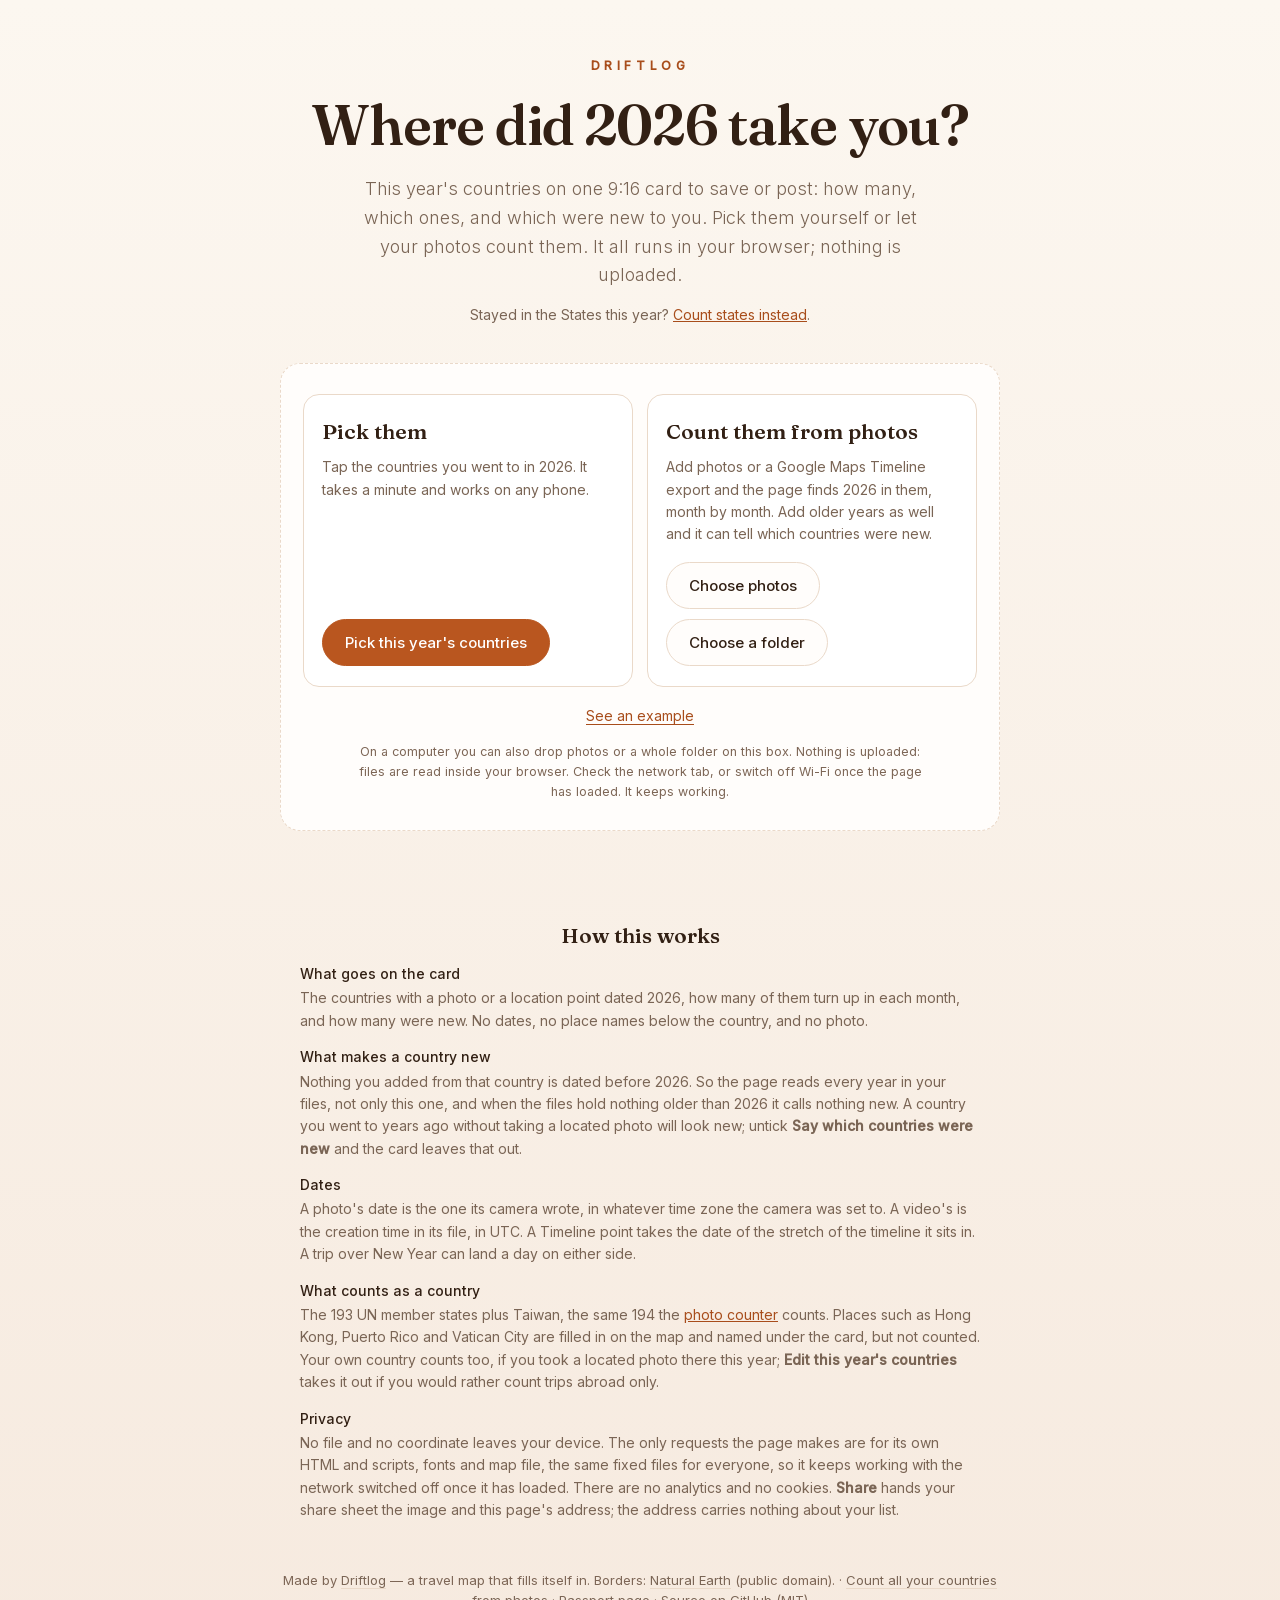
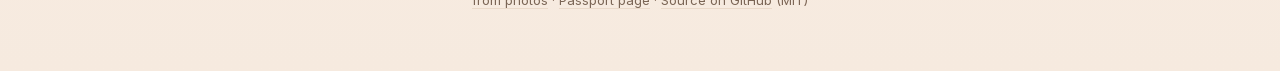
<file: 2026/index.html>
<!DOCTYPE html>
<html lang="en">
<head>
<meta charset="UTF-8" />
<meta name="viewport" content="width=device-width, initial-scale=1" />
<title>Your 2026 in travel: this year's countries on one card</title>
<link rel="icon" type="image/png" href="/img/icon-64.png" />
<link rel="apple-touch-icon" href="/img/icon-180.png" />
<meta name="description" content="Pick the countries you went to in 2026, or let your photos count them, and get a 9:16 card to save or post: how many countries, which ones, month by month, and which were new to you. Free, no account. It runs in your browser and nothing is uploaded." />
<link rel="canonical" href="https://counter.getdriftlog.com/2026/" />
<link rel="alternate" hreflang="en" href="https://counter.getdriftlog.com/2026/" />
<link rel="alternate" hreflang="ja" href="https://ja-counter.getdriftlog.com/2026/" />
<link rel="alternate" hreflang="x-default" href="https://counter.getdriftlog.com/2026/" />
<meta name="apple-itunes-app" content="app-id=6785328399, affiliate-data=pt=129098692&amp;ct=en_2026_sb" />
<meta property="og:type" content="website" />
<meta property="og:site_name" content="Driftlog" />
<meta property="og:url" content="https://counter.getdriftlog.com/2026/" />
<meta property="og:title" content="Where did 2026 take you?" />
<meta property="og:description" content="This year's countries on one card: how many, which ones, and which were new. Pick them in a minute or count them from your photos. Nothing is uploaded." />
<meta property="og:image" content="https://counter.getdriftlog.com/2026/og.png" />
<meta property="og:image:width" content="1200" />
<meta property="og:image:height" content="630" />
<meta property="og:image:alt" content="Where did 2026 take you? An example card: a world map with one year's countries filled in. getdriftlog.com/2026" />
<meta name="twitter:card" content="summary_large_image" />
<meta name="twitter:title" content="Where did 2026 take you?" />
<meta name="twitter:description" content="This year's countries on one card: how many, which ones, and which were new. Pick them in a minute or count them from your photos. Nothing is uploaded." />
<meta name="twitter:image" content="https://counter.getdriftlog.com/2026/og.png" />
<script type="application/ld+json">
{"@context":"https://schema.org","@type":"WebApplication","name":"Driftlog: your 2026 in travel",
"url":"https://counter.getdriftlog.com/2026/","applicationCategory":"TravelApplication",
"operatingSystem":"Any (runs in the browser)",
"offers":{"@type":"Offer","price":"0","priceCurrency":"USD"},
"description":"Makes a 9:16 image of one year of travel: the countries visited in 2026, the months each one turns up in, and which were new. Pick the countries by hand, or count them from the GPS coordinates and dates stored in your own photos or a Google Maps Timeline export. Runs entirely in the browser: no upload, no account.",
"author":{"@type":"Person","name":"Akira Takashima"},
"publisher":{"@type":"Organization","name":"Shiori Studio"}}
</script>
<link rel="stylesheet" href="/fonts.css" />
<style>
  *{margin:0;padding:0;box-sizing:border-box}
  [hidden]{display:none!important}
  /* As on the counter: --muted2 and --accent-t for small text, --accent-d under white text (WCAG AA on cream2). */
  :root{
    --cream:#FCF7F0; --cream2:#F6EADF; --ink:#322014; --muted:#7A6555; --muted2:#7D6656;
    --accent:#D6692E; --accent-d:#B9561F; --accent-t:#A84D1B; --line:#EAD9C9; --card:#FFFDFB; --tint:#FFF6EE;
  }
  html{-webkit-text-size-adjust:100%}
  body{font-family:"Inter",-apple-system,BlinkMacSystemFont,"Segoe UI",sans-serif;background:linear-gradient(180deg,var(--cream) 0%,var(--cream2) 100%);
    color:var(--ink);min-height:100vh;line-height:1.6}
  .wrap{max-width:760px;margin:0 auto;padding:0 20px}
  header{text-align:center;padding:56px 0 6px}
  .kicker{font-size:12px;letter-spacing:.38em;font-weight:600;color:var(--accent-t);text-transform:uppercase}
  .kicker a{color:inherit;text-decoration:none}
  h1{font-family:"Fraunces",Georgia,serif;font-weight:600;font-size:clamp(34px,6vw,56px);line-height:1.14;margin-top:18px;letter-spacing:-.015em;text-wrap:balance}
  .lead{font-weight:300;color:var(--muted);margin:18px auto 0;max-width:580px;font-size:clamp(15px,2.1vw,18px)}
  .switch{font-size:14px;color:var(--muted);margin-top:14px}
  .switch a{color:var(--accent-t)}
  .drop{margin:30px 0 0;background:var(--card);border:1.5px dashed var(--line);border-radius:20px;padding:30px 22px 28px;text-align:center;
    transition:border-color .18s,background .18s}
  .drop.over{border-color:var(--accent);background:var(--tint)}
  .ways{display:grid;grid-template-columns:1fr 1fr;gap:14px;text-align:left}
  .way{border:1px solid var(--line);border-radius:16px;padding:20px 18px;background:#fff;display:flex;flex-direction:column}
  .way h2{font-family:"Fraunces",Georgia,serif;font-weight:600;font-size:21px}
  .way p{color:var(--muted);font-size:14px;margin:8px 0 16px;flex:1}
  .way .btns{justify-content:flex-start;margin-top:0}
  .btns{display:flex;gap:10px;justify-content:center;flex-wrap:wrap;margin-top:22px}
  .btn{font-family:inherit;font-weight:500;font-size:15px;padding:13px 22px;border-radius:999px;cursor:pointer;
    border:1px solid var(--line);background:var(--card);color:var(--ink);text-decoration:none;display:inline-block}
  .btn.primary{background:var(--accent-d);border-color:var(--accent-d);color:#fff}
  .btn.primary:hover{background:var(--accent-t);border-color:var(--accent-t)}
  .btn:hover{border-color:var(--accent)}
  .btn:focus-visible,.linkbtn:focus-visible,a:focus-visible,summary:focus-visible,h2:focus-visible{outline:2px solid var(--accent);outline-offset:3px}
  .linkbtn{font:inherit;font-size:14px;background:none;border:0;color:var(--accent-t);text-decoration:underline;text-underline-offset:3px;cursor:pointer;margin-top:18px}
  .note{font-size:12.5px;color:var(--muted2);margin:14px auto 0;max-width:580px}
  .note a,.how a,.also a,#status a,.mobile-note a{color:var(--accent-t)}
  .mobile-note{display:none;margin:16px auto 0;max-width:540px;font-size:13.5px;color:var(--ink);background:var(--tint);border:1px solid var(--line);border-radius:12px;padding:12px 14px;text-align:left}
  .is-mobile .mobile-note{display:block}
  .is-mobile #pickDir{display:none}
  #status{text-align:center;color:var(--muted);font-size:14px;margin:18px auto 0;min-height:22px;max-width:600px}
  .bar{height:4px;background:var(--line);border-radius:4px;overflow:hidden;max-width:420px;margin:10px auto 0;display:none}
  .bar.on{display:block}
  .bar i{display:block;height:100%;width:0;background:var(--accent);transition:width .2s}
  .out{margin-top:34px;text-align:center}
  .out h2{font-family:"Fraunces",Georgia,serif;font-weight:600;font-size:clamp(26px,4.4vw,34px);text-wrap:balance}
  .example-flag{margin-bottom:10px;font-size:12px;letter-spacing:.2em;font-weight:600;text-transform:uppercase;color:var(--accent-t)}
  .order{color:var(--muted);font-size:14px;margin:10px auto 0;max-width:560px}
  #card{display:block;width:min(100%,400px);height:auto;aspect-ratio:9/16;margin:22px auto 0;border-radius:16px;
    background:#FAF6EF;border:1px solid var(--line);box-shadow:0 14px 36px rgba(50,32,20,.12)}
  .tog{display:inline-flex;align-items:center;gap:8px;margin-top:16px;font-size:14px;color:var(--muted);cursor:pointer}
  .tog input{width:18px;height:18px;accent-color:var(--accent-d)}
  .year-list{list-style:none;margin:22px auto 0;max-width:520px;text-align:left;font-size:14.5px;border-top:1px solid var(--line)}
  .year-list li{display:flex;gap:10px;align-items:baseline;padding:9px 2px;border-bottom:1px solid var(--line)}
  .year-list b{font-weight:500}
  .year-list .mo{color:var(--muted);margin-left:auto;text-align:right;font-variant-numeric:tabular-nums}
  .year-list .new{font-size:11px;font-weight:600;letter-spacing:.1em;text-transform:uppercase;color:var(--accent-t);border:1px solid var(--line);border-radius:999px;padding:1px 8px;white-space:nowrap}
  .also{font-size:13.5px;color:var(--muted);margin:14px auto 0;max-width:560px}
  .appline{text-align:center;font-size:14px;color:var(--muted);margin:30px auto 0;max-width:560px;background:var(--card);border:1px solid var(--line);border-radius:16px;padding:16px 18px}
  .appline a{color:var(--accent-t);font-weight:500}
  .how{margin:48px auto 0;max-width:680px;font-size:14px;color:var(--muted)}
  .how h3{font-family:"Fraunces",Georgia,serif;font-weight:600;font-size:21px;color:var(--ink);margin-bottom:10px;text-align:center}
  .how dl{display:grid;gap:14px}
  .how dt{color:var(--ink);font-weight:500}
  .how dd{margin-top:2px}
  footer{text-align:center;padding:48px 0 60px;color:var(--muted2);font-size:13px}
  footer a{color:var(--muted);text-decoration:none;border-bottom:1px solid var(--line)}
  @media (max-width:600px){ .ways{grid-template-columns:1fr} }
  @media (prefers-reduced-motion: reduce){ .bar i{transition:none} }
</style>
</head>
<body>
<div class="wrap">
  <header>
    <div class="kicker"><a href="/">Driftlog</a></div>
    <h1>Where did 2026 take you?</h1>
    <p class="lead">This year's countries on one 9:16 card to save or post: how many, which ones, and which were new to you. Pick them yourself or let your photos count them. It all runs in your browser; nothing is uploaded.</p>
    <p class="switch">Stayed in the States this year? <a href="/us/2026/">Count states instead</a>.</p>
  </header>

  <section class="drop" id="drop" aria-label="Make your card">
    <div class="ways">
      <div class="way">
        <h2>Pick them</h2>
        <p>Tap the countries you went to in 2026. It takes a minute and works on any phone.</p>
        <div class="btns"><button class="btn primary" id="pickBtn" type="button">Pick this year's countries</button></div>
      </div>
      <div class="way">
        <h2>Count them from photos</h2>
        <p>Add photos or a Google Maps Timeline export and the page finds 2026 in them, month by month. Add older years as well and it can tell which countries were new.</p>
        <div class="btns">
          <button class="btn" id="pickFiles" type="button">Choose photos</button>
          <button class="btn" id="pickDir" type="button">Choose a folder</button>
        </div>
      </div>
    </div>
    <button class="linkbtn" id="exampleBtn" type="button">See an example</button>
    <input type="file" id="fileInput" multiple hidden accept="image/*,video/*,.heic,.heif,.dng,.tif,.tiff,.json,application/json" />
    <input type="file" id="dirInput" hidden webkitdirectory multiple />
    <p class="mobile-note" id="mobileNote">On iPhone: tap <b>Choose photos</b>, pick from your Photo Library and leave <b>“Location Is Included”</b> on (it is by default). A few hundred photos at a time works well, and each batch adds to the count (<b>Add more photos</b> under the card). Exported your Google Maps Timeline? Tap <b>Choose photos</b> → <b>Choose Files</b> and pick <code>location-history.json</code> (<a href="https://getdriftlog.com/google-maps-timeline-countries/">how to export it</a>).</p>
    <p class="note">On a computer you can also drop photos or a whole folder on this box. Nothing is uploaded: files are read inside your browser. Check the network tab, or switch off Wi-Fi once the page has loaded. It keeps working.</p>
  </section>
  <section id="picker" hidden aria-label="Pick countries"></section>
  <div id="status" role="status" aria-live="polite"></div>
  <div class="bar" id="bar"><i></i></div>

  <section class="out" id="out" hidden aria-label="Your 2026 card">
    <div class="example-flag" id="exFlag" hidden>Example — not your photos</div>
    <h2 id="outTitle" tabindex="-1">Your 2026</h2>
    <p class="order" id="outNote"></p>
    <canvas id="card" width="1080" height="1920" role="img" aria-label="Your 2026 card"></canvas>
    <div><label class="tog" id="newRow" hidden><input type="checkbox" id="showNew" checked /> Say which countries were new</label></div>
    <div class="btns">
      <button class="btn primary" id="share" type="button">Share</button>
      <button class="btn" id="save" type="button">Save image</button>
      <button class="btn" id="edit" type="button">Edit this year's countries</button>
      <button class="btn" id="addMore" type="button" hidden>Add more photos</button>
      <button class="btn" id="again" type="button">Start over</button>
    </div>
    <ul class="year-list" id="yearList"></ul>
    <p class="also" id="also"></p>
    <p class="note" id="stats"></p>
    <p class="appline">Driftlog, an app for iPhone and Android, keeps this map up to date on its own, so next December there is nothing to remember. <a id="appLink" href="https://apps.apple.com/app/id6785328399?ppid=5a2b9909-a132-4847-9b8b-75121e8f78e1&amp;pt=129098692&amp;ct=en_2026&amp;mt=8" rel="noopener">See it on the App Store</a> · <a href="https://play.google.com/store/apps/details?id=com.shioristudio.zubotabi" rel="noopener">Google Play</a></p>
    <p class="also">Every year, not just this one? <a href="/">Count all your countries</a> or make a <a href="/passport/">passport page</a>.</p>
  </section>

  <section class="how" aria-label="How this page works">
    <h3>How this works</h3>
    <dl>
      <div><dt>What goes on the card</dt><dd>The countries with a photo or a location point dated 2026, how many of them turn up in each month, and how many were new. No dates, no place names below the country, and no photo.</dd></div>
      <div><dt>What makes a country new</dt><dd>Nothing you added from that country is dated before 2026. So the page reads every year in your files, not only this one, and when the files hold nothing older than 2026 it calls nothing new. A country you went to years ago without taking a located photo will look new; untick <b>Say which countries were new</b> and the card leaves that out.</dd></div>
      <div><dt>Dates</dt><dd>A photo's date is the one its camera wrote, in whatever time zone the camera was set to. A video's is the creation time in its file, in UTC. A Timeline point takes the date of the stretch of the timeline it sits in. A trip over New Year can land a day on either side.</dd></div>
      <div><dt>What counts as a country</dt><dd>The 193 UN member states plus Taiwan, the same 194 the <a href="/">photo counter</a> counts. Places such as Hong Kong, Puerto Rico and Vatican City are filled in on the map and named under the card, but not counted. Your own country counts too, if you took a located photo there this year; <b>Edit this year's countries</b> takes it out if you would rather count trips abroad only.</dd></div>
      <div><dt>Privacy</dt><dd>No file and no coordinate leaves your device. The only requests the page makes are for its own HTML and scripts, fonts and map file, the same fixed files for everyone, so it keeps working with the network switched off once it has loaded. There are no analytics and no cookies. <b>Share</b> hands your share sheet the image and this page's address; the address carries nothing about your list.</dd></div>
    </dl>
  </section>

  <footer>
    Made by <a href="https://getdriftlog.com" rel="noopener">Driftlog</a> — a travel map that fills itself in. Borders: <a href="https://www.naturalearthdata.com/" rel="noopener">Natural Earth</a> (public domain). · <a href="/">Count all your countries from photos</a> · <a href="/passport/">Passport page</a> · <a href="https://github.com/anegogo/driftlog-counter" rel="noopener">Source on GitHub</a> (MIT)
  </footer>
</div>

<script src="/kit.js"></script>
<script src="/scan.js"></script>
<script src="/year.js"></script>
<script>
'use strict';
const Kit = window.DriftlogKit;     // countries, the picker, the world map, sharing: /kit.js
const Scan = window.DriftlogScan;   // a location and a date out of each file: /scan.js
const Year = window.DriftlogYear;   // one year out of the count, and the card: /year.js
const YEAR = 2026;                  // next year's page is this file with another number (and its own og.png)
const $ = s => document.querySelector(s);
const statusEl = $('#status'), barEl = $('#bar'), barFill = $('#bar i'), canvas = $('#card');
const IS_MOBILE = /iPhone|iPad|iPod|Android/i.test(navigator.userAgent) || (navigator.platform === 'MacIntel' && navigator.maxTouchPoints > 1);
const IS_IOS = /iPhone|iPad|iPod/i.test(navigator.userAgent) || (navigator.platform === 'MacIntel' && navigator.maxTouchPoints > 1);
const IS_ANDROID = /Android/i.test(navigator.userAgent);
if (IS_MOBILE) document.body.classList.add('is-mobile');
if (IS_ANDROID) $('#mobileNote').innerHTML = 'On Android, the browser removes the location from photos you pick, so photos won’t count here. <b>Pick this year’s countries</b> by hand, choose a <b>Google Maps Timeline export</b> (Timeline.json), or open this page on a computer.';
if (!('webkitdirectory' in document.createElement('input'))) $('#pickDir').style.display = 'none';

const PAGE_URL = `https://counter.getdriftlog.com/${YEAR}/`;
const FONTS = ['600 66px Fraunces', '600 24px Inter', '300 44px Inter', '500 30px Inter', '400 24px Inter'];
function setStatus(t, html){ if (html) statusEl.innerHTML = t; else statusEl.textContent = t; }
function setProgress(f){ if (f == null){ barEl.classList.remove('on'); return; } barEl.classList.add('on'); barFill.style.width = Math.round(f * 100) + '%'; }
const fmt = n => n.toLocaleString('en-US');
const tick = () => new Promise(r => setTimeout(r, 0));
const cs = n => `${n} ${n === 1 ? 'country' : 'countries'}`;
const scrollToEl = el => el.scrollIntoView({ behavior: matchMedia('(prefers-reduced-motion: reduce)').matches ? 'auto' : 'smooth', block: 'start' });

// ---------- borders and fonts ----------
let FEATS = null, locate = null;
const loadFonts = () => document.fonts && document.fonts.load ? Promise.all(FONTS.map(f => document.fonts.load(f))).catch(() => {}) : Promise.resolve();
async function ready(){
  if (FEATS) return;
  const req = Kit.loadFeats();
  req.catch(() => {});
  await loadFonts();               // the card is drawn on a canvas, which falls back to Georgia if Fraunces is not in yet
  setStatus('Loading the world map…');
  FEATS = await req.catch(() => { throw new Error('The map file did not load. Reload the page and try again.'); });
  locate = Scan.locator(FEATS);
  setStatus('');
}
// Fetched once the page is idle, so a card can still be made if the network goes away before the first tap.
(window.requestIdleCallback || (f => setTimeout(f, 1200)))(() => { Kit.loadFeats().catch(() => {}); loadFonts(); });

// ---------- what is on the page ----------
// files: the count from files, every year of it: { tally, stats, keys, located }. It grows a batch at a time
// ("Add more photos") and stays until Start over. edits: what was changed by hand in this year's list since,
// { added, removed }, put back on top of every recount.
// state: what the card shows: { view, src, base, example, showNew }.
let files = null, edits = null, state = null, prepared = null, busy = false, drawing = 0;
const fileKey = f => f.name + '\n' + f.size;

// ---------- reading files ----------
async function handle(list, { adding = false } = {}){
  if (busy) return;
  busy = true;
  try {
    await ready();
    const prev = adding && files ? files : null;
    const picked = [...list].filter(f => f && !f.name.startsWith('.'));
    const all = prev ? picked.filter(f => !prev.keys.has(fileKey(f))) : picked;
    if (prev && picked.length && !all.length){ setStatus(picked.length === 1 ? 'That file was counted already.' : `Those ${fmt(picked.length)} files were counted already.`); return; }
    const media = all.filter(f => Scan.KIND(f.name) && Scan.KIND(f.name) !== 'json');
    const jsons = all.filter(f => Scan.KIND(f.name) === 'json');
    if (!media.length && !jsons.length){
      setStatus(all.length ? `None of those ${fmt(all.length)} files are photos, videos or location exports I can read.` : 'Nothing to read in that selection.');
      return;
    }
    const run = prev || { tally: Year.newTally(), stats: { media: 0, withLoc: 0, sidecars: 0, points: 0, unmatched: 0 }, keys: new Set(), located: new Map() };
    if (!prev) edits = null;
    const { tally, stats, located, keys } = run;
    for (const f of all) keys.add(fileKey(f));
    stats.media += media.length;
    // File name -> countries it was already counted in: a Takeout sidecar is skipped only when its own photo
    // (or another file with the same name) already put that country on the map.
    const mark = (name, fi) => { let set = located.get(name); if (!set) located.set(name, set = new Set()); set.add(fi); };
    let done = 0, loc = 0;
    const total = media.length + jsons.length;
    const worker = async queue => {
      while (queue.length){
        const f = queue.shift(), r = await Scan.readMedia(f);
        if (r && r.point){
          stats.withLoc++; loc++;
          const code = locate(r.point[0], r.point[1]);
          mark(f.name.toLowerCase(), code >= 0 ? Math.floor(code / 10000) : -1);
          if (code >= 0) Year.tallyAdd(tally, code, r.year, r.month); else stats.unmatched++;
        }
        done++;
        if (done % 20 === 0){ setStatus(`Reading ${fmt(done)} of ${fmt(total)} files · ${fmt(loc)} with a location`); setProgress(done / total); await tick(); }
      }
    };
    const queue = media.slice();
    await Promise.all([worker(queue), worker(queue), worker(queue), worker(queue)]);
    for (const f of jsons){
      if (f.size < 256 * 1024){
        let o = null;
        try { o = JSON.parse(await f.text()); } catch (e){ o = null; }
        const sc = Scan.sidecar(o);
        if (sc){
          const code = sc.point ? locate(sc.point[0], sc.point[1]) : -1, fi = code >= 0 ? Math.floor(code / 10000) : -1;
          const seen = located.get(sc.title.toLowerCase());
          if (sc.point && !(seen && seen.has(fi))){
            stats.sidecars++;
            mark(sc.title.toLowerCase(), fi);
            if (code >= 0) Year.tallyAdd(tally, code, sc.year, sc.month); else stats.unmatched++;
          }
          done++;
          continue;
        }
      }
      await Scan.scanLocationFile(f, (p, year, month) => {
        stats.points++;
        const code = locate(p[0], p[1]);
        if (code >= 0) Year.tallyAdd(tally, code, year, month); else stats.unmatched++;
      }, frac => { setStatus(`Reading ${f.name} · ${Math.round(frac * 100)}% · ${fmt(stats.points)} location points`); setProgress(frac); });
      done++;
    }
    setProgress(null);
    files = run;
    showCount();
  } catch (e){
    setProgress(null);
    setStatus(e && e.message ? e.message : 'Something went wrong while reading those files.');
  } finally { busy = false; }
}

// The year out of the count from files, with the edits made by hand since put back on top.
function showCount(){
  const { tally, stats } = files, any = stats.withLoc + stats.sidecars + stats.points;
  let view = Year.yearView(tally, FEATS, YEAR);
  const fromPhotos = stats.withLoc + stats.sidecars > 0, fromTimeline = stats.points > 0;
  let src = fromPhotos && fromTimeline ? 'both' : fromTimeline ? 'timeline' : 'photos', base = null;
  if (edits && (edits.added.size || edits.removed.size)){
    const codes = new Set([...view.codes].filter(c => !edits.removed.has(c)));
    edits.added.forEach(c => codes.add(c));
    view = Year.editView(view, codes); base = src; src = 'edited';
  }
  if (!view.codes.size && !view.others.length){
    state = null; $('#out').hidden = true;
    if (!any){
      if (IS_IOS) setStatus(`None of those ${fmt(stats.media)} photos had a location in them. In the photo picker, check that “Location Is Included” is on (switch it under Options), and that the camera had location turned on. Or pick this year's countries by hand.`);
      else if (IS_ANDROID) setStatus(`None of those ${fmt(stats.media)} files had a location in them. Android removes it from photos picked in a browser. Pick this year's countries by hand, or use a Google Maps Timeline export.`);
      else setStatus(`None of those ${fmt(stats.media)} files had a location saved in them. Photos taken with location turned off for the camera carry no coordinates.`);
    }
    else if (!tally.dated) setStatus(`Read ${fmt(any)} locations, but none of them carries a date, so none can be placed in ${YEAR}. Pick this year's countries by hand instead.`);
    else setStatus(`Read ${fmt(any)} locations, but none is dated ${YEAR}: the latest year in those files is ${view.latest}. Add this year's photos as well (they add to the count), or pick this year's countries by hand.`);
    return;
  }
  state = { view, src, base, example: false, showNew: state && !state.example ? state.showNew : true };
  render(true);
  setStatus('Done. Nothing left your browser.');
}

// ---------- picking by hand ----------
const pickerEl = $('#picker');
function closePicker(){ pickerEl.hidden = true; pickerEl.innerHTML = ''; }
const focusOn = el => { if (el) el.focus({ preventScroll: true }); };
// editing: a card is on screen and its list is being changed; otherwise the picker is the way in.
function openPicker(editing){
  const back = editing ? $('#out') : $('#drop');
  Kit.picker(pickerEl, {
    initial: editing && state ? state.view.codes : [],
    title: `Which countries did you go to in ${YEAR}?`,
    doneLabel: editing ? 'Update my card' : 'Make my card',
    onCancel: () => { closePicker(); scrollToEl(back); },
    onDone: async codes => {
      closePicker();
      try { await ready(); } catch (e){ setStatus(e.message); return; }
      if (editing && files && state && !state.example){
        // A count from files: keep what was changed, so the months and the earlier years stay and a later batch of
        // photos does not undo it.
        const counted = Year.yearView(files.tally, FEATS, YEAR).codes;
        edits = { added: new Set([...codes].filter(c => !counted.has(c))), removed: new Set([...counted].filter(c => !codes.has(c))) };
        showCount();
      } else {
        files = null; edits = null;
        state = { view: Year.pickedView(YEAR, codes), src: 'tap', base: null, example: false, showNew: true };
        render(true);
        setStatus(codes.size ? 'Your card is ready.' : 'No countries picked. Pick some to fill in the card.');
      }
      focusOn($('#outTitle'));
    },
  });
  pickerEl.hidden = false;
  scrollToEl(pickerEl);
}

// ---------- the card ----------
// The view as drawn: with "Say which countries were new" unticked, the card and the list leave that out.
const shown = st => st.showNew || !st.view.newCodes ? st.view : Object.assign({}, st.view, { newCodes: null });
function noteFor(st, v){
  if (st.example) return 'A made-up year, to show what the card looks like.';
  if (st.src === 'tap') return 'Picked by hand, so the card has no months and does not say which countries were new. Counting from photos adds both.';
  const lead = st.src === 'edited' ? 'Counted from your files, then edited by hand. ' : '';
  if (!st.view.newCodes) return `${lead}Nothing in your files is dated before ${YEAR}, so the card does not say which countries were new. Add older photos and it will.`;
  const k = st.view.newCodes.size;
  if (!st.showNew) return `${lead}The card leaves out which countries were new.`;
  return lead + (k === 0 ? 'None of them is new: your files hold something earlier from every one.'
    : k === 1 ? `One of them is new: nothing you added from it is dated before ${YEAR}.`
    : `${k} of them are new: nothing you added from them is dated before ${YEAR}.`);
}
async function render(scroll){
  const run = ++drawing, st = state, v = shown(st), n = v.codes.size;
  prepared = null;
  $('#out').hidden = false;
  $('#exFlag').hidden = !st.example;
  $('#outTitle').textContent = st.example ? `An example: ${cs(n)} in ${YEAR}` : `${cs(n)} in ${YEAR}`;
  $('#outNote').textContent = noteFor(st, v);
  $('#newRow').hidden = st.example || !(st.view.newCodes && st.view.newCodes.size);
  $('#showNew').checked = st.showNew;
  const months = Year.monthsKnown(v);
  $('#yearList').innerHTML = Year.orderOf(v).map(code => {
    const mask = v.months ? v.months.get(code) || 0 : 0;
    return `<li><span aria-hidden="true">${Kit.flag(code)}</span><b>${Kit.esc(Kit.nameOf(code))}</b>${v.newCodes && v.newCodes.has(code) ? '<span class="new">new</span>' : ''}${months ? `<span class="mo">${mask ? Year.monthNames(mask).join(', ') : 'added by hand'}</span>` : ''}</li>`;
  }).join('');
  $('#also').textContent = v.others.length ? `Also in ${YEAR}: ${v.others.join(', ')}. On the map, but not in the count, which follows the 193 UN member states plus Taiwan.` : '';
  const bits = [];
  if (files && !st.example){
    const s = files.stats;
    if (s.media) bits.push(`${fmt(s.media)} photos and videos read, ${fmt(s.withLoc)} with a location`);
    if (s.sidecars) bits.push(`${fmt(s.sidecars)} Google Photos location${s.sidecars === 1 ? '' : 's'}`);
    if (s.points) bits.push(`${fmt(s.points)} Timeline point${s.points === 1 ? '' : 's'}`);
    if (files.tally.undated) bits.push(`${fmt(files.tally.undated)} with no date, left out of every year`);
    if (s.unmatched) bits.push(`${fmt(s.unmatched)} too far from land to place`);
  }
  $('#stats').textContent = st.example ? 'Example data: a made-up set of trips, not anyone\'s real photos.' : bits.join(' · ');
  $('#edit').hidden = st.example;
  $('#addMore').hidden = st.example || !files;
  $('#appLink').href = Kit.storeUrl(`en_${YEAR}`);
  if (scroll) scrollToEl($('#out'));
  await loadFonts();
  if (run !== drawing) return;                                   // a newer list came in while the fonts were loading
  const text = Year.drawYearCard(canvas, FEATS, v, { src: st.example ? 'example' : st.src, base: st.base });
  const names = Year.orderOf(v).map(Kit.nameOf).join(', ');
  canvas.setAttribute('aria-label', `${text.title}: ${text.count}${text.sub ? ', ' + text.sub : ''}. ${names}${names ? '. ' : ''}${text.caption}.`);
  prepared = Kit.prepareShare(canvas, st.example
    ? { fileName: `example-${YEAR}-in-travel.png`, url: PAGE_URL, text: 'A free page that puts your year of travel on one card. Nothing gets uploaded.' }
    : { fileName: `my-${YEAR}-in-travel.png`, url: PAGE_URL, text: Year.shareText(v) });
  $('#share').textContent = canShareFiles() ? 'Share' : 'Save image';
  $('#save').hidden = !canShareFiles();
}

// ---------- saving and sharing: the share sheet with the image where there is one, otherwise a download ----------
const canShareFiles = () => !!(navigator.share && navigator.canShare && typeof File === 'function' && navigator.canShare({ files: [new File([''], 'x.png', { type: 'image/png' })] }));
function download(){
  const name = state && state.example ? `example-${YEAR}-in-travel.png` : `my-${YEAR}-in-travel.png`;
  const go = blob => {
    const a = document.createElement('a');
    a.download = name; a.href = URL.createObjectURL(blob);
    document.body.appendChild(a); a.click(); a.remove();
    setTimeout(() => URL.revokeObjectURL(a.href), 30000);
  };
  if (prepared && prepared.file) go(prepared.file);
  else canvas.toBlob(b => { if (b) go(b); }, 'image/png');
}
// iOS opens the share sheet only when share() runs straight from the tap, with the file already made (prepareShare).
async function shareOrSave(){
  const s = prepared;
  if (!s) return;                                                // still drawing
  if (s.file && navigator.share && navigator.canShare && navigator.canShare({ files: [s.file] })){
    try { await navigator.share({ files: [s.file], text: `${s.text} ${s.url}` }); return; }
    catch (e){ if (e && e.name === 'AbortError') return; }
  }
  download();
}

// ---------- example ----------
// [lon, lat, year, month]: a made-up traveller. The card says "Example" and its foot says the data is not real.
const EXAMPLE = [
  [-9.14, 38.72, 2019, 5], [-3.70, 40.42, 2019, 5], [12.50, 41.90, 2019, 6], [139.77, 35.68, 2022, 10], [100.50, 13.75, 2023, 2],
  [-73.99, 40.73, 2024, 9], [-99.13, 19.43, 2025, 1], [-123.12, 49.28, 2025, 8],
  [-114.07, 51.05, 2026, 1], [-114.07, 51.05, 2026, 5], [-123.12, 49.28, 2026, 8], [-122.33, 47.61, 2026, 2],
  [139.77, 35.68, 2026, 3], [135.77, 35.01, 2026, 4], [126.98, 37.57, 2026, 4], [11.25, 43.77, 2026, 7], [8.54, 47.37, 2026, 7],
  [-21.94, 64.15, 2026, 9],
];
async function showExample(){
  if (busy) return;
  try {
    await ready();
    const tally = Year.newTally();
    for (const [lon, lat, y, m] of EXAMPLE){ const code = locate(lon, lat); if (code >= 0) Year.tallyAdd(tally, code, y, m); }
    files = null; edits = null;
    state = { view: Year.yearView(tally, FEATS, YEAR), src: 'example', base: null, example: true, showNew: true };
    closePicker();
    render(true);
    setStatus('This is an example. Pick your countries or add your photos above to make yours.');
  } catch (e){ setStatus(e && e.message ? e.message : 'The example did not load.'); }
}

// ---------- wiring ----------
const drop = $('#drop');
// Files chosen or dropped while a count from files is on the page are added to it (see handle). The input is
// emptied first, so choosing the same files again still reports back.
const choose = input => () => { if (busy) return; input.value = ''; input.click(); };
$('#pickFiles').addEventListener('click', choose($('#fileInput')));
$('#addMore').addEventListener('click', choose($('#fileInput')));
$('#pickDir').addEventListener('click', choose($('#dirInput')));
$('#fileInput').addEventListener('change', e => handle(e.target.files, { adding: true }));
$('#dirInput').addEventListener('change', e => handle(e.target.files, { adding: true }));
$('#exampleBtn').addEventListener('click', showExample);
$('#pickBtn').addEventListener('click', () => openPicker(!!(state && !state.example)));
$('#edit').addEventListener('click', () => { if (state && !state.example) openPicker(true); });
$('#share').addEventListener('click', shareOrSave);
$('#save').addEventListener('click', download);
$('#showNew').addEventListener('change', e => { if (state){ state.showNew = e.target.checked; render(false); } });
$('#again').addEventListener('click', () => {
  files = null; edits = null; state = null; prepared = null; drawing++;
  $('#out').hidden = true; closePicker(); setStatus(''); setProgress(null);
  $('#fileInput').value = ''; $('#dirInput').value = '';
  drop.scrollIntoView({ block: 'center' });
});
['dragenter', 'dragover'].forEach(ev => drop.addEventListener(ev, e => { e.preventDefault(); drop.classList.add('over'); }));
drop.addEventListener('dragleave', e => { if (!drop.contains(e.relatedTarget)) drop.classList.remove('over'); });
drop.addEventListener('drop', async e => {
  e.preventDefault(); drop.classList.remove('over');
  const items = e.dataTransfer.items;
  const entries = items ? [...items].map(it => it.webkitGetAsEntry && it.webkitGetAsEntry()).filter(Boolean) : [];
  if (entries.some(en => en.isDirectory)){
    setStatus('Looking through folders…');
    handle(await Scan.entriesToFiles(entries, n => setStatus(`Looking through folders… ${fmt(n)} files so far`)), { adding: true });
  }
  else handle(e.dataTransfer.files, { adding: true });
});
document.addEventListener('dragover', e => e.preventDefault());
document.addEventListener('drop', e => { if (!drop.contains(e.target)) e.preventDefault(); });
</script>
</body>
</html>
</file>
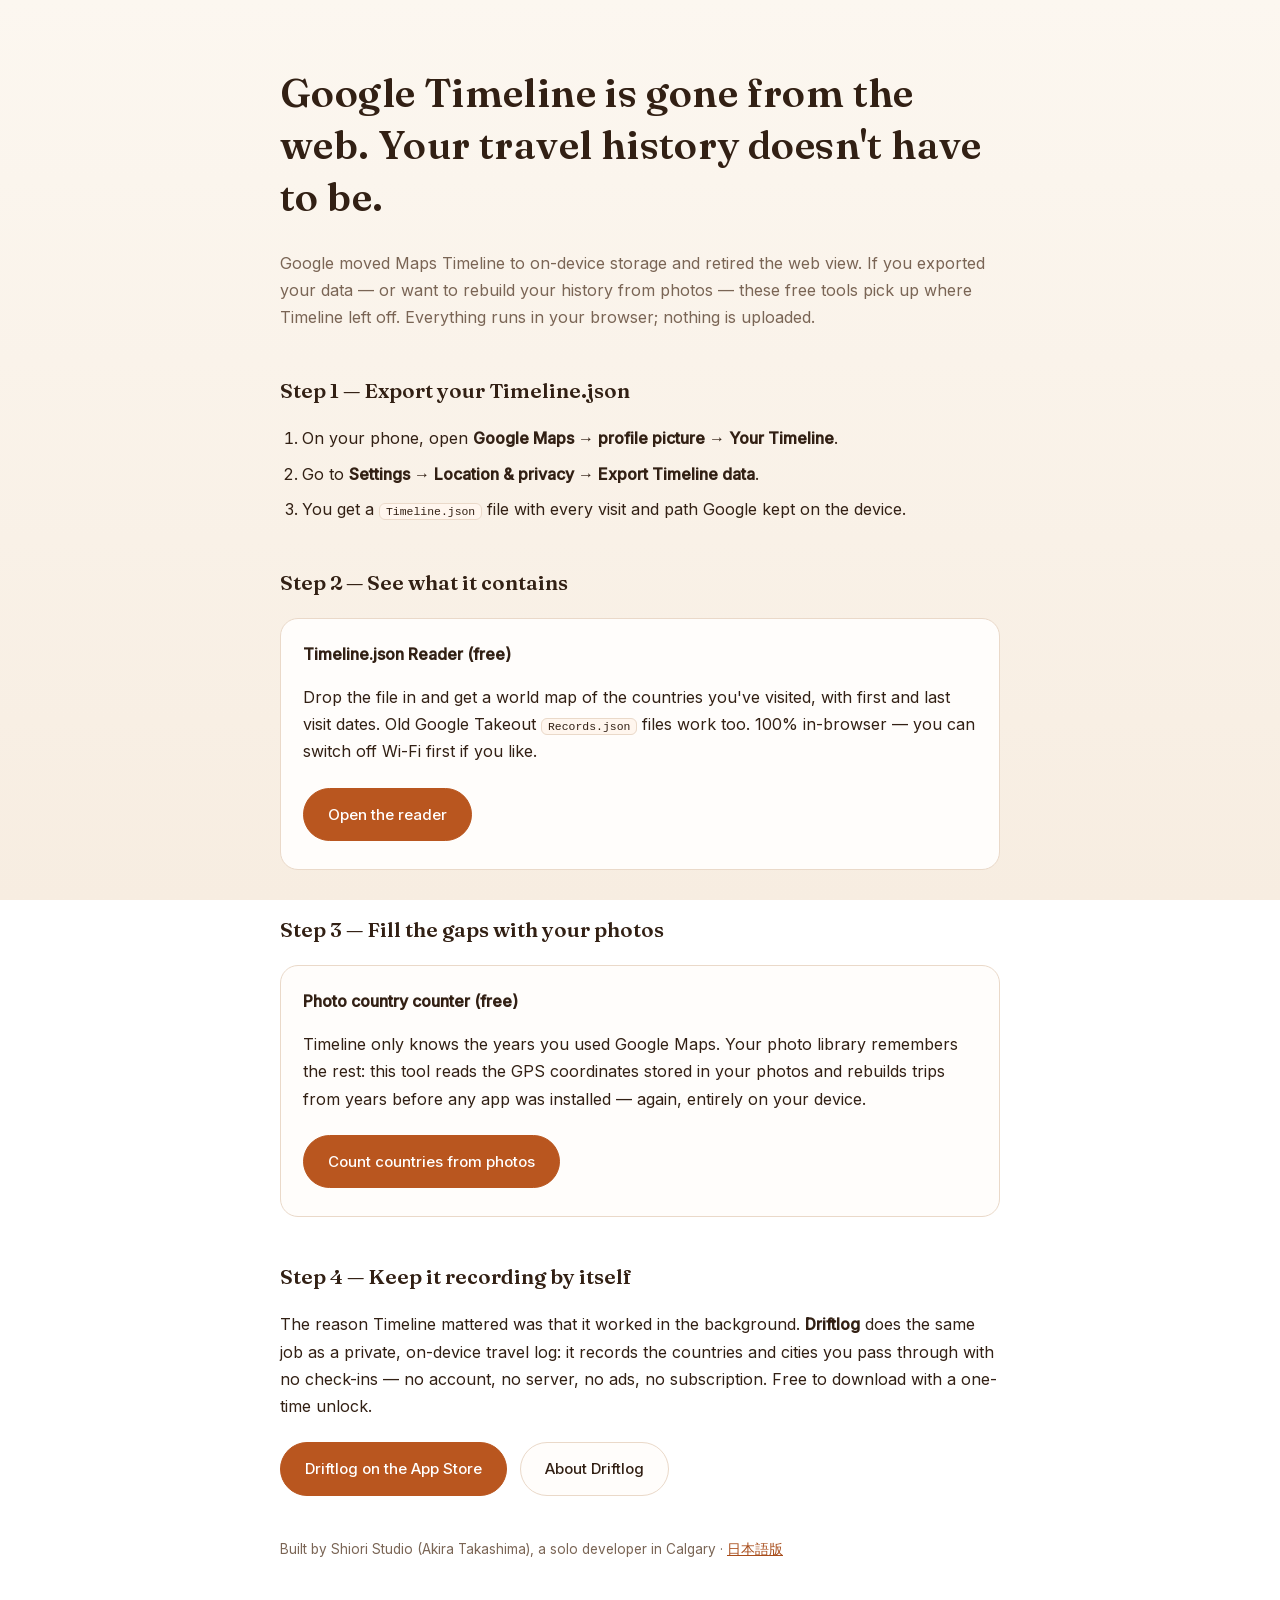
<file: google-timeline-alternative/index.html>
<!doctype html>
<html lang="en">
<head>
<meta charset="utf-8">
<meta name="viewport" content="width=device-width, initial-scale=1">
<title>Google Timeline Alternative — What To Do With Your Travel History (Free Tools)</title>
<link rel="icon" type="image/png" href="/img/icon-64.png">
<link rel="apple-touch-icon" href="/img/icon-180.png">
<meta name="description" content="Google Maps Timeline moved off the web. Here's how to export your Timeline.json, count the countries you've visited, and keep your travel log going automatically — free and private.">
<link rel="canonical" href="https://counter.getdriftlog.com/google-timeline-alternative/">
<meta property="og:title" content="Google Timeline alternative: keep your travel history without the web">
<meta property="og:description" content="Export Timeline.json, map your countries in the browser (nothing uploaded), and let an app keep recording from here.">
<meta property="og:image" content="https://counter.getdriftlog.com/og.png">
<meta property="og:type" content="article">
<link rel="stylesheet" href="/fonts.css">
<style>
  :root{
    --cream:#FCF7F0; --cream2:#F7EDE1; --card:#FFFDFB; --tint:#FFF6EE;
    --ink:#322014; --muted:#7A6555;
    --accent:#D6692E; --accent-d:#B9561F; --accent-t:#A84D1B;
    --line:#EAD9C9;
  }
  *{box-sizing:border-box}
  body{margin:0;font-family:"Inter",-apple-system,BlinkMacSystemFont,"Hiragino Sans","Hiragino Kaku Gothic ProN","Noto Sans JP","Yu Gothic Medium","Meiryo",sans-serif;
    background:linear-gradient(180deg,var(--cream) 0%,var(--cream2) 100%);background-attachment:fixed;
    color:var(--ink);line-height:1.7}
  .wrap{max-width:760px;margin:0 auto;padding:40px 20px 80px}
  h1{font-family:"Fraunces","Hiragino Mincho ProN","Yu Mincho","YuMincho","Noto Serif JP",serif;
    font-weight:600;font-size:clamp(28px,4.6vw,40px);line-height:1.3;letter-spacing:.01em}
  h2{font-family:"Fraunces","Hiragino Mincho ProN","Yu Mincho","YuMincho","Noto Serif JP",serif;font-weight:600;font-size:1.3rem;margin-top:2em}
  .lead{color:var(--muted)}
  .card{background:var(--card);border:1px solid var(--line);border-radius:18px;padding:22px;margin:18px 0}
  .btn{display:inline-block;font-family:inherit;font-weight:500;font-size:15px;padding:13px 24px;border-radius:999px;cursor:pointer;
    border:1px solid var(--line);background:var(--card);color:var(--ink);text-decoration:none;margin:6px 8px 6px 0;transition:background .18s}
  .btn:hover{background:var(--tint)}
  .btn.primary{background:var(--accent-d);border-color:var(--accent-d);color:#fff}
  .btn.primary:hover{background:var(--accent-t)}
  ol,ul{padding-left:22px}
  li{margin-bottom:8px}
  ol b{color:var(--ink)}
  footer{color:var(--muted);font-size:.85rem;margin-top:36px}
  a{color:var(--accent-t)}
  code{background:var(--tint);border:1px solid var(--line);border-radius:6px;padding:1px 6px;font-size:.88em}
</style>
</head>
<body>
<div class="wrap">
  <h1>Google Timeline is gone from the web. Your travel history doesn't have to be.</h1>
  <p class="lead">Google moved Maps Timeline to on-device storage and retired the web view. If you exported your data — or want to rebuild your history from photos — these free tools pick up where Timeline left off. Everything runs in your browser; nothing is uploaded.</p>

  <h2>Step 1 — Export your Timeline.json</h2>
  <ol>
    <li>On your phone, open <b>Google Maps → profile picture → Your Timeline</b>.</li>
    <li>Go to <b>Settings → Location &amp; privacy → Export Timeline data</b>.</li>
    <li>You get a <code>Timeline.json</code> file with every visit and path Google kept on the device.</li>
  </ol>

  <h2>Step 2 — See what it contains</h2>
  <div class="card">
    <b>Timeline.json Reader (free)</b>
    <p>Drop the file in and get a world map of the countries you've visited, with first and last visit dates. Old Google Takeout <code>Records.json</code> files work too. 100% in-browser — you can switch off Wi-Fi first if you like.</p>
    <a class="btn primary" href="../tools/timeline-json-reader/">Open the reader</a>
  </div>

  <h2>Step 3 — Fill the gaps with your photos</h2>
  <div class="card">
    <b>Photo country counter (free)</b>
    <p>Timeline only knows the years you used Google Maps. Your photo library remembers the rest: this tool reads the GPS coordinates stored in your photos and rebuilds trips from years before any app was installed — again, entirely on your device.</p>
    <a class="btn primary" href="https://counter.getdriftlog.com/">Count countries from photos</a>
  </div>

  <h2>Step 4 — Keep it recording by itself</h2>
  <p>The reason Timeline mattered was that it worked in the background. <b>Driftlog</b> does the same job as a private, on-device travel log: it records the countries and cities you pass through with no check-ins — no account, no server, no ads, no subscription. Free to download with a one-time unlock.</p>
  <p><a class="btn primary" href="https://apps.apple.com/app/id6785328399">Driftlog on the App Store</a> <a class="btn" href="https://getdriftlog.com">About Driftlog</a></p>

  <footer>Built by Shiori Studio (Akira Takashima), a solo developer in Calgary · <a href="https://ja-counter.getdriftlog.com/">日本語版</a></footer>
</div>
</body>
</html>
</file>
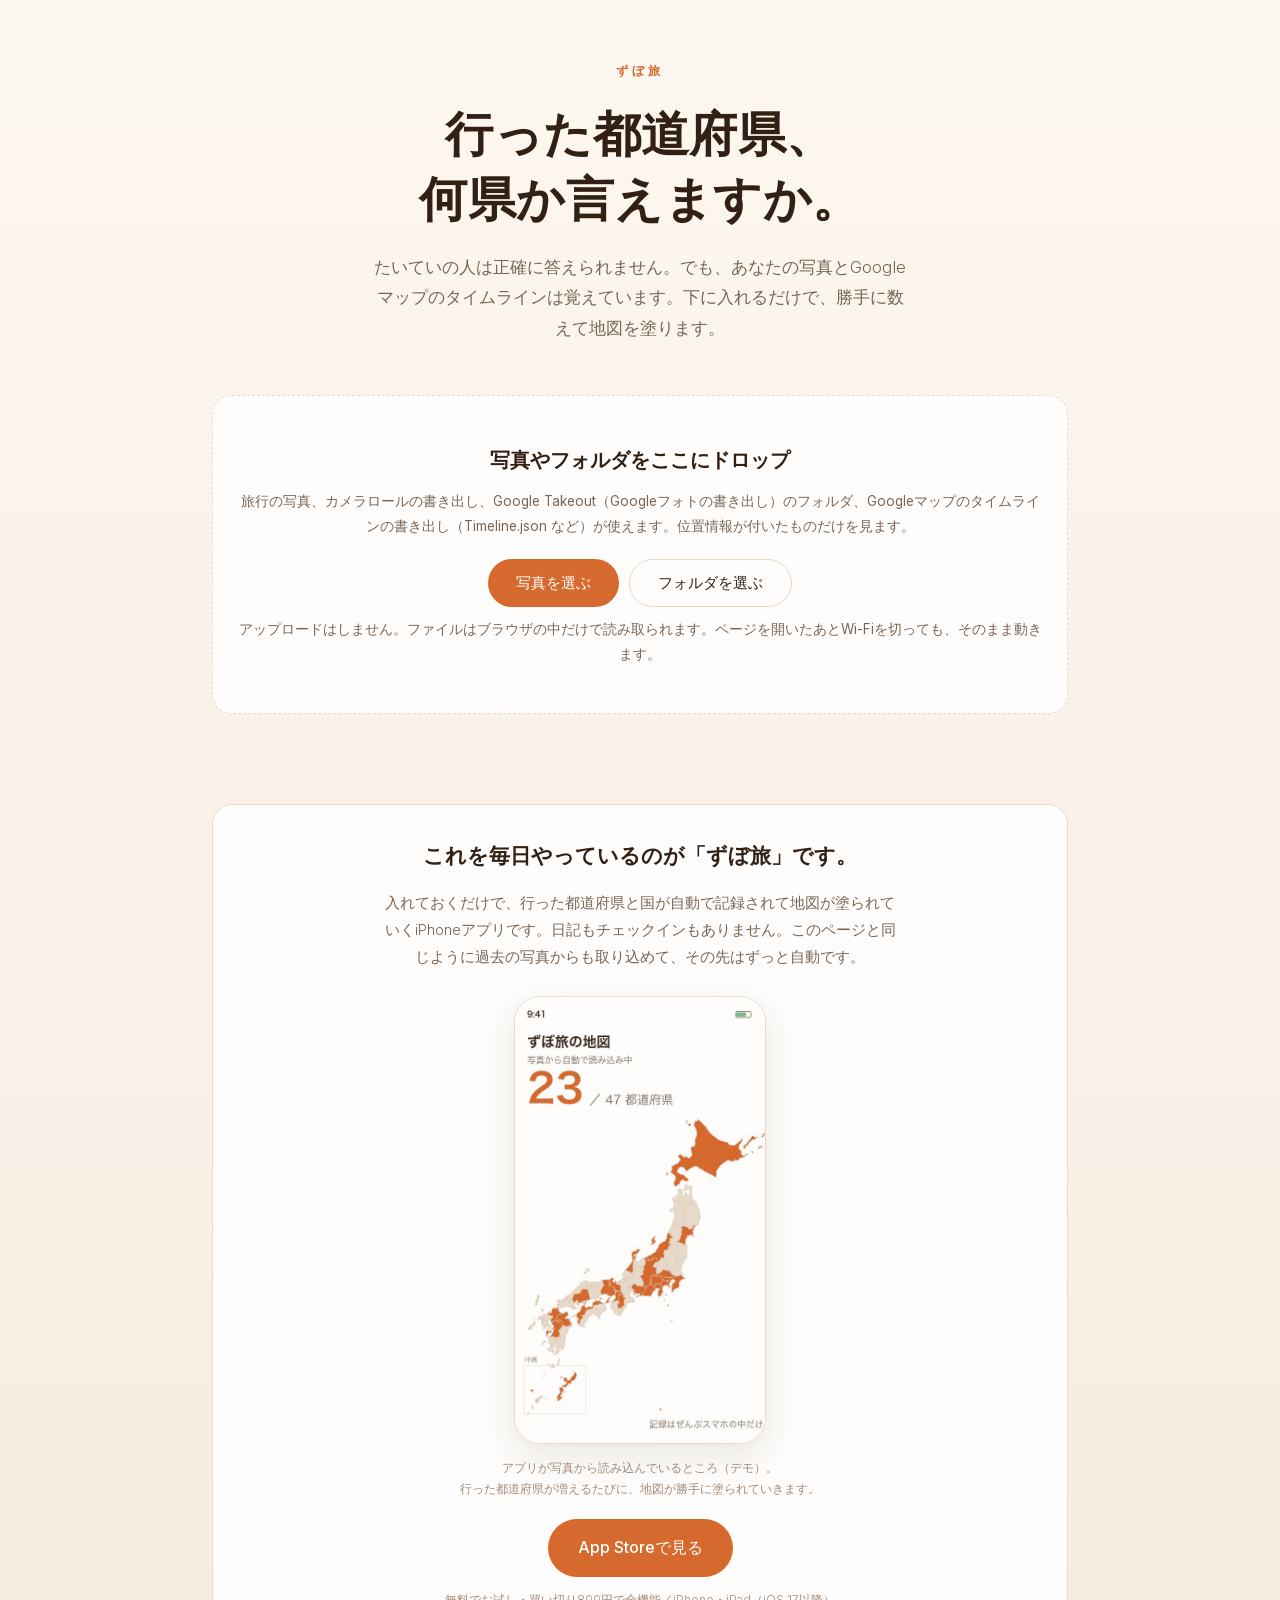
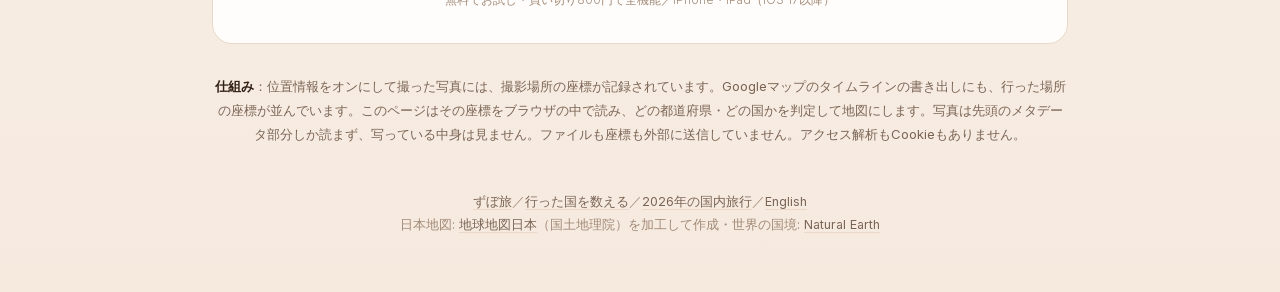
<file: ja/index.html>
<!DOCTYPE html>
<html lang="ja">
<head>
<meta charset="UTF-8" />
<meta name="viewport" content="width=device-width, initial-scale=1" />
<title>行った都道府県、何県？ — 写真から自動で数えます</title>
<link rel="icon" type="image/png" href="/img/icon-64.png" />
<link rel="apple-touch-icon" href="/img/icon-180.png" />
<meta name="description" content="スマホの写真やGoogleマップのタイムラインを入れるだけで、これまで行った都道府県を自動で数えて日本地図を塗ります。アップロードはされません。ブラウザの中だけで処理します。" />
<link rel="canonical" href="https://counter.getdriftlog.com/ja/" />
<meta property="og:type" content="website" />
<meta property="og:url" content="https://counter.getdriftlog.com/ja/" />
<meta property="og:title" content="行った都道府県、何県？" />
<meta property="og:description" content="写真を入れるだけで、行った都道府県が自動で数えられて地図が塗られます。アップロードは一切なし。" />
<meta property="og:image" content="https://counter.getdriftlog.com/og-ja.png" />
<meta property="og:image:width" content="1200" />
<meta property="og:image:height" content="630" />
<meta property="og:site_name" content="ずぼ旅" />
<meta name="twitter:card" content="summary_large_image" />
<meta name="twitter:image" content="https://counter.getdriftlog.com/og-ja.png" />
<link rel="stylesheet" href="/fonts.css" />
<script type="application/ld+json">
{"@context":"https://schema.org","@type":"FAQPage","mainEntity":[
{"@type":"Question","name":"行った都道府県の数を調べる方法はありますか？","acceptedAnswer":{"@type":"Answer","text":"位置情報をオンにして撮った写真には、撮影場所の座標が記録されています。このページはその座標を読み取り、どの都道府県で撮られた写真かを判定して、行った都道府県の数を数えます。Googleマップのタイムラインの書き出し（Timeline.json、location-history.json）からも数えられます。"}},
{"@type":"Question","name":"Googleマップのタイムラインから行った都道府県を調べられますか？","acceptedAnswer":{"@type":"Answer","text":"調べられます。タイムラインはパソコンのブラウザでは見られなくなりましたが、スマホから書き出したファイルをこのページに入れると、都道府県ごとに最初と最後の年つきで地図に塗ります。書き出し方は、Androidなら設定アプリの「位置情報」→「位置情報サービス」→「タイムライン」→「タイムラインのデータをエクスポート」、iPhoneならGoogleマップのプロフィール写真→「設定」の中にあります。"}},
{"@type":"Question","name":"写真はどこかに送信されますか？","acceptedAnswer":{"@type":"Answer","text":"いいえ。ファイルはブラウザの中だけで読み取られ、ファイルも座標も外部に送信されません。ページを開いたあとWi-Fiを切っても、そのまま動きます。"}},
{"@type":"Question","name":"どの形式のファイルが使えますか？","acceptedAnswer":{"@type":"Answer","text":"JPEGとHEICの写真、DNGなどのRAW、iPhoneとAndroidの動画、Google Takeout（Googleフォト）の書き出し、Googleマップのタイムラインの書き出し（Timeline.json、location-history.json、Records.json）に対応しています。フォルダごと入れることもできます。"}},
{"@type":"Question","name":"無料ですか？","acceptedAnswer":{"@type":"Answer","text":"無料です。登録も不要です。iPhoneアプリ「ずぼ旅」の開発者が作ったページで、アプリは同じ地図を自動で更新し続けます。"}}]}
</script>
<style>
  *{margin:0;padding:0;box-sizing:border-box}
  :root{
    --cream:#FCF7F0; --cream2:#F6EADF; --ink:#322014; --muted:#7A6555; --muted2:#A28A78;
    --accent:#D6692E; --accent-d:#C25A22; --line:#EAD9C9; --card:#FFFDFB;
  }
  body{font-family:"Inter","Hiragino Sans","Hiragino Kaku Gothic ProN",-apple-system,BlinkMacSystemFont,sans-serif;
    background:linear-gradient(180deg,var(--cream) 0%,var(--cream2) 100%);color:var(--ink);min-height:100vh;line-height:1.85}
  .wrap{max-width:900px;margin:0 auto;padding:0 22px}
  header{text-align:center;padding:60px 0 22px}
  .kicker{font-size:12px;letter-spacing:.34em;font-weight:600;color:var(--accent)}
  h1{font-size:clamp(28px,5.6vw,48px);line-height:1.35;margin-top:20px;font-weight:600;letter-spacing:.01em}
  .lead{font-weight:300;color:var(--muted);margin:20px auto 0;max-width:540px;font-size:clamp(14px,2vw,16.5px)}
  .drop{margin:30px 0 0;background:var(--card);border:1.5px dashed var(--line);border-radius:20px;padding:46px 24px;text-align:center;transition:.18s}
  .drop:hover,.drop.over{border-color:var(--accent);background:#FFF9F3}
  .drop h2{font-size:20px;font-weight:600}
  .drop p{color:var(--muted);font-size:13.5px;margin-top:10px}
  .btn{display:inline-block;margin-top:20px;background:var(--accent);color:#fff;font-weight:500;font-size:15px;padding:13px 28px;border-radius:999px;border:0;cursor:pointer;font-family:inherit}
  .btn:hover{background:var(--accent-d)}
  .note{font-size:12px;color:var(--muted2);margin-top:14px}
  #status{text-align:center;color:var(--muted);font-size:13.5px;margin-top:16px;min-height:22px}
  .result{display:none;margin-top:26px}
  .result.on{display:block}
  canvas{width:100%;height:auto;display:block;border-radius:18px;background:var(--card);border:1px solid var(--line)}
  .list{display:flex;flex-wrap:wrap;gap:7px;margin-top:20px;justify-content:center}
  .chip{background:var(--card);border:1px solid var(--line);border-radius:999px;padding:5px 13px;font-size:13px}
  .actions{display:flex;gap:11px;justify-content:center;margin-top:24px;flex-wrap:wrap}
  .actions button{font-family:inherit;font-size:15px;font-weight:500;padding:13px 24px;border-radius:999px;border:1px solid var(--line);background:var(--card);color:var(--ink);cursor:pointer}
  .actions .primary{background:var(--accent);border-color:var(--accent);color:#fff}
  .pitch{margin:52px 0 0;background:var(--card);border:1px solid var(--line);border-radius:20px;padding:32px 28px;text-align:center}
  .pitch h3{font-size:21px;font-weight:600}
  .pitch p{color:var(--muted);font-weight:300;margin-top:14px;max-width:520px;margin-inline:auto;font-size:14.5px}
  .pitch .cta{display:inline-block;margin-top:20px;background:var(--accent);color:#fff;font-weight:500;padding:14px 30px;border-radius:999px;text-decoration:none}
  .pitch .sub{font-size:12px;color:var(--muted2);margin-top:12px}
  .privacy{margin-top:30px;text-align:center;font-size:13px;color:var(--muted)}
  .privacy b{color:var(--ink);font-weight:600}
  .demo{margin-top:26px}
  .demo video{width:100%;max-width:252px;aspect-ratio:9/16;display:block;margin:0 auto;background:#fff;
    border:1px solid var(--line);border-radius:26px;box-shadow:0 12px 34px rgba(50,32,20,.11)}
  .demo .cap{font-size:12px;color:var(--muted2);margin-top:14px;line-height:1.7}
  footer{text-align:center;padding:44px 0 56px;color:var(--muted2);font-size:12.5px}
  footer a{color:var(--muted);text-decoration:none;border-bottom:1px solid var(--line)}
  .btns{display:flex;gap:10px;justify-content:center;flex-wrap:wrap;margin-top:20px}
  .btns .btn{margin-top:0}
  .btn.sub2{background:var(--card);color:var(--ink);border:1px solid var(--line)}
  .btn.sub2:hover{background:var(--card);border-color:var(--accent)}
  .mobile-note{display:none;margin:16px auto 0;max-width:520px;font-size:13px;color:var(--ink);background:#FFF6EE;border:1px solid var(--line);border-radius:12px;padding:12px 14px;text-align:left;line-height:1.75}
  .is-mobile .mobile-note{display:block}
  .is-mobile #pickDir{display:none}
  .bar{height:4px;background:var(--line);border-radius:4px;overflow:hidden;max-width:420px;margin:10px auto 0;display:none}
  .bar.on{display:block}
  .bar i{display:block;height:100%;width:0;background:var(--accent);transition:width .2s}
  .stats{text-align:center;color:var(--muted2);font-size:12px;margin-top:12px}
  #status a{color:var(--accent-d)}
  code{font-size:.92em}
</style>
</head>
<body>
<div class="wrap">
  <header>
    <div class="kicker">ずぼ旅</div>
    <h1>行った都道府県、<br>何県か言えますか。</h1>
    <p class="lead">たいていの人は正確に答えられません。でも、あなたの写真とGoogleマップのタイムラインは覚えています。下に入れるだけで、勝手に数えて地図を塗ります。</p>
  </header>

  <section class="drop" id="drop" aria-label="写真や位置情報のファイルを追加">
    <h2>写真やフォルダをここにドロップ</h2>
    <p>旅行の写真、カメラロールの書き出し、Google Takeout（Googleフォトの書き出し）のフォルダ、Googleマップのタイムラインの書き出し（Timeline.json など）が使えます。位置情報が付いたものだけを見ます。</p>
    <div class="btns">
      <button class="btn" id="pickFiles" type="button">写真を選ぶ</button>
      <button class="btn sub2" id="pickDir" type="button">フォルダを選ぶ</button>
    </div>
    <input type="file" id="fileInput" multiple hidden accept="image/*,video/*,.heic,.heif,.dng,.tif,.tiff,.json,application/json" />
    <input type="file" id="dirInput" hidden webkitdirectory multiple />
    <p class="mobile-note" id="mobileNote">iPhoneでは<b>「写真を選ぶ」</b>から写真ライブラリで選び、画面上部が<b>「位置情報あり」</b>になっていることを確認してください（最初からこの状態です）。一度に数百枚ずつが目安です。Googleマップのタイムラインを書き出した場合は、<b>「写真を選ぶ」</b>→<b>「ファイルを選択」</b>で <code>location-history.json</code> を選んでください。</p>
    <p class="note">アップロードはしません。ファイルはブラウザの中だけで読み取られます。ページを開いたあとWi-Fiを切っても、そのまま動きます。</p>
  </section>
  <div id="status" role="status" aria-live="polite"></div>
  <div class="bar" id="bar"><i></i></div>

  <section class="result" id="result" aria-label="行った都道府県">
    <canvas id="map" width="1200" height="1440" role="img" aria-label="行った都道府県を塗った日本地図"></canvas>
    <div class="list" id="list"></div>
    <p class="stats" id="also"></p>
    <p class="stats" id="stats"></p>
    <div class="actions">
      <button class="primary" id="share" type="button" hidden>共有</button>
      <button id="save" type="button">画像を保存</button>
      <button id="again" type="button">やり直す</button>
    </div>
  </section>

  <div class="pitch" id="app">
    <h3>これを毎日やっているのが「ずぼ旅」です。</h3>
    <p>入れておくだけで、行った都道府県と国が自動で記録されて地図が塗られていくiPhoneアプリです。日記もチェックインもありません。このページと同じように過去の写真からも取り込めて、その先はずっと自動です。</p>

    <div class="demo">
      <video src="./jp-demo.mp4" poster="./jp-demo-poster.jpg"
             muted loop playsinline autoplay preload="metadata"
             aria-label="ずぼ旅が写真から都道府県を読み込み、地図が塗られて23都道府県まで増えていく様子"></video>
      <p class="cap">アプリが写真から読み込んでいるところ（デモ）。<br>行った都道府県が増えるたびに、地図が勝手に塗られていきます。</p>
    </div>
    <a class="cta" href="https://apps.apple.com/jp/app/id6785328399?pt=129098692&amp;ct=ja_pref_counter&amp;mt=8" rel="noopener">App Storeで見る</a>
    <p class="sub">無料でお試し・買い切り800円で全機能／iPhone・iPad（iOS 17以降）</p>
  </div>

  <div class="privacy">
    <b>仕組み</b>：位置情報をオンにして撮った写真には、撮影場所の座標が記録されています。Googleマップのタイムラインの書き出しにも、行った場所の座標が並んでいます。このページはその座標をブラウザの中で読み、どの都道府県・どの国かを判定して地図にします。写真は先頭のメタデータ部分しか読まず、写っている中身は見ません。ファイルも座標も外部に送信していません。アクセス解析もCookieもありません。
  </div>

  <footer>
    <a href="https://ja.getdriftlog.com" rel="noopener">ずぼ旅</a>／<a href="https://ja-counter.getdriftlog.com/">行った国を数える</a>／<a href="/ja/2026/">2026年の国内旅行</a>／<a href="../" hreflang="en" lang="en">English</a><br>
    日本地図: <a href="https://www.gsi.go.jp/kankyochiri/gm_jpn.html" rel="noopener">地球地図日本</a>（国土地理院）を加工して作成・世界の国境: <a href="https://www.naturalearthdata.com/" rel="noopener">Natural Earth</a>
  </footer>
</div>

<script>
'use strict';
const $ = s => document.querySelector(s);
const statusEl = $('#status'), barEl = $('#bar'), barFill = $('#bar i');
const IS_MOBILE = /iPhone|iPad|iPod|Android/i.test(navigator.userAgent) || (navigator.platform === 'MacIntel' && navigator.maxTouchPoints > 1);
const IS_IOS = /iPhone|iPad|iPod/i.test(navigator.userAgent) || (navigator.platform === 'MacIntel' && navigator.maxTouchPoints > 1);
const IS_ANDROID = /Android/i.test(navigator.userAgent);
if (IS_MOBILE) document.body.classList.add('is-mobile');
if (IS_ANDROID) $('#mobileNote').innerHTML = 'Androidでは、ブラウザで選んだ写真から位置情報が消されるため、写真では数えられません。代わりに<b>Googleマップのタイムラインの書き出し</b>（Timeline.json）を選ぶか、パソコンで開いてください。';
if (!('webkitdirectory' in document.createElement('input'))) $('#pickDir').style.display = 'none';
function setStatus(t, html){ if (html) statusEl.innerHTML = t; else statusEl.textContent = t; }
function setProgress(f){ if (f == null){ barEl.classList.remove('on'); return; } barEl.classList.add('on'); barFill.style.width = Math.round(f*100) + '%'; }
const fmt = n => n.toLocaleString('ja-JP');
const tick = () => new Promise(r => setTimeout(r, 0));

// ---------- country borders (Natural Earth 1:50m, 1:10m for small places; delta-encoded at 1/10000 degree) ----------
let FEATS = null;
// ずぼ旅アプリの国名表記（country-meta.json）。台湾だけはページ上の呼び方に合わせる。
const JA_NAMES = {"VA":"バチカン","AU":"オーストラリア","GI":"ジブラルタル","MC":"モナコ","NR":"ナウル","BL":"サン・バルテルミー島","MF":"サン・マルタン","PN":"ピトケアン諸島","SX":"シント・マールテン","CK":"クック諸島","NF":"ノーフォーク島","MO":"マカオ","MS":"モントセラト","SM":"サンマリノ","GG":"ガーンジー","CU":"キューバ","AI":"アンギラ","JE":"ジャージー","BM":"バミューダ","AS":"アメリカ領サモア","NU":"ニウエ","LI":"リヒテンシュタイン","IO":"イギリス領インド洋地域","AW":"アルバ","CY":"キプロス","BB":"バルバドス","SG":"シンガポール","LC":"セントルシア","AD":"アンドラ","PM":"サンピエール島及びミクロン島","BH":"バーレーン","KN":"セントキッツ・ネーヴィス連邦","DM":"ドミニカ国","MT":"マルタ","GU":"グアム","HM":"ハード島とマクドナルド諸島","CW":"キュラソー","TC":"タークス・カイコス諸島","VG":"イギリス領ヴァージン諸島","IM":"マン島","AG":"アンティグア・バーブーダ","GD":"グレナダ","HK":"香港","VC":"セントビンセント・グレナディーン","VI":"アメリカ領ヴァージン諸島","AX":"オーランド諸島","LU":"ルクセンブルク","WS":"サモア","KY":"ケイマン諸島","FO":"フェロー諸島","KZ":"カザフスタン","BN":"ブルネイ","KM":"コモロ","QA":"カタール","PR":"プエルトリコ","ST":"サントメ・プリンシペ","JM":"ジャマイカ","TT":"トリニダード・トバゴ","PS":"パレスチナ","SZ":"エスワティニ","GM":"ガンビア","WF":"ウォリス・フツナ","LB":"レバノン","XK":"コソボ","DJ":"ジブチ","KW":"クウェート","SV":"エルサルバドル","ME":"モンテネグロ","MP":"北マリアナ諸島","FK":"フォークランド諸島","RW":"ルワンダ","BZ":"ベリーズ","BI":"ブルンジ","MK":"北マケドニア","TL":"東ティモール","SI":"スロベニア","LS":"レソト","AL":"アルバニア","GW":"ギニアビサウ","BT":"ブータン","HT":"ハイチ","CV":"カーボベルデ","IL":"イスラエル","BE":"ベルギー","AM":"アルメニア","GQ":"赤道ギニア","MV":"モルディブ","DO":"ドミニカ共和国","LK":"スリランカ","CH":"スイス","SL":"シエラレオネ","TG":"トーゴ","SK":"スロバキア","CR":"コスタリカ","BA":"ボスニア・ヘルツェゴビナ","MD":"モルドバ","TW":"台湾","EE":"エストニア","PA":"パナマ","TV":"ツバル","LT":"リトアニア","TO":"トンガ","RS":"セルビア","GT":"グアテマラ","CZ":"チェコ","AE":"UAE","GE":"ジョージア","SR":"スリナム","IE":"アイルランド","LR":"リベリア","LV":"ラトビア","JO":"ヨルダン","PW":"パラオ","BG":"ブルガリア","BJ":"ベナン","HU":"ハンガリー","NI":"ニカラグア","AZ":"アゼルバイジャン","AT":"オーストリア","DK":"デンマーク","HN":"ホンジュラス","VU":"バヌアツ","SO":"ソマリア","KH":"カンボジア","HR":"クロアチア","MW":"マラウイ","UY":"ウルグアイ","BD":"バングラデシュ","KR":"韓国","SN":"セネガル","GH":"ガーナ","TN":"チュニジア","NC":"ニューカレドニア","UG":"ウガンダ","NP":"ネパール","SY":"シリア","KP":"北朝鮮","TJ":"タジキスタン","IS":"アイスランド","GA":"ガボン","GY":"ガイアナ","BS":"バハマ","ER":"エリトリア","CI":"コートジボワール","GN":"ギニア","RO":"ルーマニア","KG":"キルギス","BF":"ブルキナファソ","BY":"ベラルーシ","ZW":"ジンバブエ","GS":"サウスジョージア・サウスサンドウィッチ諸島","EH":"西サハラ","PL":"ポーランド","GR":"ギリシャ","SB":"ソロモン諸島","SC":"セーシェル","TF":"フランス領南方・南極地域","LA":"ラオス","CG":"コンゴ共和国","MH":"マーシャル諸島","PY":"パラグアイ","MU":"モーリシャス","SH":"セントヘレナ","DE":"ドイツ","OM":"オマーン","YE":"イエメン","IQ":"イラク","KE":"ケニア","BW":"ボツワナ","CM":"カメルーン","SS":"南スーダン","MG":"マダガスカル","EC":"エクアドル","GB":"イギリス","TM":"トルクメニスタン","VN":"ベトナム","FI":"フィンランド","CF":"中央アフリカ","NG":"ナイジェリア","ZM":"ザンビア","EG":"エジプト","TZ":"タンザニア","TR":"トルコ","TH":"タイ","IT":"イタリア","MY":"マレーシア","UA":"ウクライナ","AF":"アフガニスタン","UZ":"ウズベキスタン","PH":"フィリピン","MR":"モーリタニア","PG":"パプアニューギニア","VE":"ベネズエラ","BO":"ボリビア","NA":"ナミビア","MM":"ミャンマー","AO":"アンゴラ","TD":"チャド","ET":"エチオピア","MZ":"モザンビーク","SE":"スウェーデン","PF":"フランス領ポリネシア","NE":"ニジェール","CO":"コロンビア","PK":"パキスタン","LY":"リビア","FM":"ミクロネシア","SD":"スーダン","MA":"モロッコ","PE":"ペルー","PT":"ポルトガル","ML":"マリ","IR":"イラン","SA":"サウジアラビア","MN":"モンゴル","CD":"コンゴ民主共和国","ES":"スペイン","DZ":"アルジェリア","JP":"日本","ZA":"南アフリカ","MX":"メキシコ","AR":"アルゼンチン","ID":"インドネシア","IN":"インド","NO":"ノルウェー","GL":"グリーンランド","BR":"ブラジル","CL":"チリ","CN":"中国","NL":"オランダ","FJ":"フィジー","CA":"カナダ","KI":"キリバス","FR":"フランス","AQ":"南極","RU":"ロシア","NZ":"ニュージーランド","US":"アメリカ"};
function decodeRing(arr){
  const out = new Float64Array(arr.length);
  let x = 0, y = 0;
  for (let i = 0; i < arr.length; i += 2){ x += arr[i]; y += arr[i+1]; out[i] = x / 10000; out[i+1] = y / 10000; }
  return out;
}
function ringBox(r){
  let a = Infinity, b = Infinity, c = -Infinity, d = -Infinity;
  for (let i = 0; i < r.length; i += 2){ const x = r[i], y = r[i+1]; if (x < a) a = x; if (x > c) c = x; if (y < b) b = y; if (y > d) d = y; }
  return [a, b, c, d];
}
let MAP_REQ = null;
const fetchMap = () => MAP_REQ || (MAP_REQ = fetch('../countries50.json').then(r => { if (!r.ok) throw new Error(String(r.status)); return r.json(); }).catch(e => { MAP_REQ = null; throw e; }));
const CANVAS_FONTS = ['600 132px Fraunces', '300 38px Inter', '400 24px Inter', '600 25px Inter'];
// Fetch the borders and fonts once the page is idle, so a file dropped later is read even with the network switched off.
(window.requestIdleCallback || (f => setTimeout(f, 1200)))(() => {
  fetchMap().catch(() => {});
  if (document.fonts && document.fonts.load) CANVAS_FONTS.forEach(f => document.fonts.load(f).catch(() => {}));
});
async function loadCountries(){
  if (FEATS) return;
  // The map image is drawn on a canvas, which silently falls back to Georgia (old-style digits) if Fraunces is not loaded yet.
  if (document.fonts && document.fonts.load) await Promise.all(CANVAS_FONTS.map(f => document.fonts.load(f))).catch(() => {});
  setStatus('地図を読み込んでいます…');
  const raw = await fetchMap().catch(() => { throw new Error('地図データを読み込めませんでした。ページを再読み込みして、もう一度お試しください。'); });
  FEATS = raw.map(f => {
    const polys = (f.t === 'Polygon' ? [f.c] : f.c).map(poly => poly.map(decodeRing));
    return { n: JA_NAMES[f.a] || f.n, a: f.a, k: f.k, b: f.b, polys, pb: polys.map(p => ringBox(p[0])) };
  });
}
function inRing(x, y, r){
  let inside = false;
  for (let i = 0, j = r.length - 2; i < r.length; j = i, i += 2){
    const yi = r[i+1], yj = r[j+1];
    if ((yi > y) !== (yj > y)){
      const xi = r[i], xj = r[j];
      if (x < (xj - xi) * (y - yi) / (yj - yi) + xi) inside = !inside;
    }
  }
  return inside;
}
function containing(lon, lat){
  for (let fi = 0; fi < FEATS.length; fi++){          // smallest first: enclaves win
    const f = FEATS[fi], b = f.b;
    if (lon < b[0] || lon > b[2] || lat < b[1] || lat > b[3]) continue;
    for (let pi = 0; pi < f.polys.length; pi++){
      const pb = f.pb[pi];
      if (lon < pb[0] || lon > pb[2] || lat < pb[1] || lat > pb[3]) continue;
      const poly = f.polys[pi];
      if (!inRing(lon, lat, poly[0])) continue;
      let hole = false;
      for (let h = 1; h < poly.length; h++) if (inRing(lon, lat, poly[h])){ hole = true; break; }
      if (!hole) return fi * 10000 + pi;
    }
  }
  return -1;
}
// Photos taken on a beach, a pier or a ferry often fall just outside simplified coastlines.
function nearest(lon, lat, maxDeg){
  const k = Math.cos(lat * Math.PI / 180) || 1e-6;
  let best = -1, bestD = maxDeg * maxDeg;
  for (let fi = 0; fi < FEATS.length; fi++){
    const f = FEATS[fi], b = f.b;
    if (lon < b[0] - maxDeg / k || lon > b[2] + maxDeg / k || lat < b[1] - maxDeg || lat > b[3] + maxDeg) continue;
    for (let pi = 0; pi < f.polys.length; pi++){
      const r = f.polys[pi][0];
      for (let i = 0, j = r.length - 2; i < r.length; j = i, i += 2){
        const ax = (r[j] - lon) * k, ay = r[j+1] - lat, bx = (r[i] - lon) * k, by = r[i+1] - lat;
        const dx = bx - ax, dy = by - ay, L = dx * dx + dy * dy;
        let t = L ? -(ax * dx + ay * dy) / L : 0; t = t < 0 ? 0 : t > 1 ? 1 : t;
        const px = ax + t * dx, py = ay + t * dy, d = px * px + py * py;
        if (d < bestD){ bestD = d; best = fi * 10000 + pi; }
      }
    }
  }
  return best;
}
const CACHE = new Map();
// Returns featureIndex * 10000 + polygonIndex, or -1.
function countryIndex(lon, lat){
  if (!(lat >= -90 && lat <= 90 && lon >= -180 && lon <= 180) || (lat === 0 && lon === 0)) return -1;
  const key = Math.round(lat * 200) * 100000 + Math.round(lon * 200);   // ~500 m cells
  let fi = CACHE.get(key);
  if (fi === undefined){ fi = containing(lon, lat); if (fi < 0) fi = nearest(lon, lat, 0.12); CACHE.set(key, fi); }
  return fi;
}

// ---------- EXIF / TIFF ----------
const TYPE_SIZE = {1:1,2:1,3:2,4:4,5:8,7:1,9:4,10:8,12:8};
function readTiff(v, tiff){
  try {
    const bom = v.getUint16(tiff), le = bom === 0x4949;
    if (!le && bom !== 0x4D4D) return null;
    const magic = v.getUint16(tiff + 2, le);
    if (magic !== 42 && magic !== 0x4F52 && magic !== 0x5352 && magic !== 0x0055) return null;   // TIFF, Olympus ORF, Panasonic RW2
    const ifd = off => {
      const m = new Map();
      if (off + 2 > v.byteLength) return m;
      const n = v.getUint16(off, le);
      for (let i = 0; i < n; i++){ const e = off + 2 + i * 12; if (e + 12 > v.byteLength) break; m.set(v.getUint16(e, le), e); }
      return m;
    };
    const valOff = e => { const size = (TYPE_SIZE[v.getUint16(e + 2, le)] || 1) * v.getUint32(e + 4, le); return size <= 4 ? e + 8 : tiff + v.getUint32(e + 8, le); };
    const ascii = e => { const o = valOff(e), n = v.getUint32(e + 4, le); let s = ''; for (let i = 0; i < n && o + i < v.byteLength; i++){ const c = v.getUint8(o + i); if (!c) break; s += String.fromCharCode(c); } return s; };
    const rat3 = e => { const o = valOff(e); const r = k => { const a = v.getUint32(o + k * 8, le), b = v.getUint32(o + k * 8 + 4, le); return b ? a / b : 0; }; return r(0) + r(1) / 60 + r(2) / 3600; };
    const yearOf = s => { const y = parseInt(s.slice(0, 4), 10); return y > 1900 && y < 2100 ? y : null; };
    const ifd0 = ifd(tiff + v.getUint32(tiff + 4, le));
    let year = null, point = null;
    if (ifd0.has(0x8769)){
      const ex = ifd(tiff + v.getUint32(ifd0.get(0x8769) + 8, le));
      if (ex.has(0x9003)) year = yearOf(ascii(ex.get(0x9003)));
    }
    if (!year && ifd0.has(0x0132)) year = yearOf(ascii(ifd0.get(0x0132)));
    if (ifd0.has(0x8825)){
      const g = ifd(tiff + v.getUint32(ifd0.get(0x8825) + 8, le));
      if (g.has(2) && g.has(4)){
        let lat = rat3(g.get(2)), lon = rat3(g.get(4));
        if (g.has(1) && ascii(g.get(1)) === 'S') lat = -lat;
        if (g.has(3) && ascii(g.get(3)) === 'W') lon = -lon;
        if (isFinite(lat) && isFinite(lon) && !(lat === 0 && lon === 0)) point = [lon, lat];
      }
      if (!year && g.has(29)) year = yearOf(ascii(g.get(29)));
    }
    return point ? { point, year } : { point: null, year };
  } catch (e){ return null; }
}
function jpegTiffStart(v){
  if (v.byteLength < 4 || v.getUint16(0) !== 0xFFD8) return -1;
  let o = 2;
  while (o + 4 <= v.byteLength){
    if (v.getUint8(o) !== 0xFF) return -1;
    const m = v.getUint8(o + 1);
    if (m === 0xFF){ o++; continue; }
    if (m === 0xD9 || m === 0xDA) return -1;
    const len = v.getUint16(o + 2);
    if (m === 0xE1 && o + 10 <= v.byteLength && v.getUint32(o + 4) === 0x45786966 && v.getUint16(o + 8) === 0) return o + 10;
    o += 2 + len;
  }
  return -2;
}
function scanExifMarker(u8){
  for (let i = u8.indexOf(0x45); i >= 0 && i < u8.length - 6; i = u8.indexOf(0x45, i + 1)){
    if (u8[i+1] === 0x78 && u8[i+2] === 0x69 && u8[i+3] === 0x66 && u8[i+4] === 0 && u8[i+5] === 0) return i + 6;
  }
  return -1;
}
async function readJpeg(file){
  let buf = await file.slice(0, 128 * 1024).arrayBuffer();
  let v = new DataView(buf), t = jpegTiffStart(v);
  if (t === -2 && file.size > buf.byteLength){ buf = await file.slice(0, 1024 * 1024).arrayBuffer(); v = new DataView(buf); t = jpegTiffStart(v); }
  if (t < 0) t = scanExifMarker(new Uint8Array(buf));
  return t < 0 ? null : readTiff(v, t);
}
const fourcc = (v, o) => String.fromCharCode(v.getUint8(o), v.getUint8(o+1), v.getUint8(o+2), v.getUint8(o+3));
async function readHeif(file){
  try {
    const v = new DataView(await file.slice(0, 512 * 1024).arrayBuffer());
    let o = 0, meta = null;
    while (o + 8 <= v.byteLength){
      let size = v.getUint32(o), hdr = 8; const type = fourcc(v, o + 4);
      if (size === 1){ size = Number(v.getBigUint64(o + 8)); hdr = 16; } else if (size === 0) size = v.byteLength - o;
      if (type === 'meta'){ meta = [o + hdr + 4, Math.min(o + size, v.byteLength)]; break; }
      if (size < 8) break; o += size;
    }
    if (!meta) return null;
    let exifId = null, iloc = -1;
    for (let p = meta[0]; p + 8 <= meta[1];){
      const size = v.getUint32(p), type = fourcc(v, p + 4);
      if (size < 8) break;
      if (type === 'iinf'){
        const ver = v.getUint8(p + 8); let q = p + 12;
        const n = ver === 0 ? v.getUint16(q) : v.getUint32(q); q += ver === 0 ? 2 : 4;
        for (let i = 0; i < n && q + 8 <= p + size; i++){
          const bs = v.getUint32(q);
          if (fourcc(v, q + 4) === 'infe' && v.getUint8(q + 8) >= 2){
            const iv = v.getUint8(q + 8); let r = q + 12;
            const id = iv === 2 ? v.getUint16(r) : v.getUint32(r); r += (iv === 2 ? 2 : 4) + 2;
            if (fourcc(v, r) === 'Exif'){ exifId = id; break; }
          }
          if (bs < 8) break; q += bs;
        }
      }
      if (type === 'iloc') iloc = p;
      p += size;
    }
    if (exifId === null || iloc < 0) return null;
    const ver = v.getUint8(iloc + 8); let q = iloc + 12;
    const b1 = v.getUint8(q), b2 = v.getUint8(q + 1); q += 2;
    const offSize = b1 >> 4, lenSize = b1 & 15, baseSize = b2 >> 4, idxSize = (ver === 1 || ver === 2) ? (b2 & 15) : 0;
    const rd = n => { let x = 0; if (n === 2) x = v.getUint16(q); else if (n === 4) x = v.getUint32(q); else if (n === 8) x = Number(v.getBigUint64(q)); q += n; return x; };
    const count = ver < 2 ? v.getUint16(q) : v.getUint32(q); q += ver < 2 ? 2 : 4;
    let ext = null;
    for (let i = 0; i < count && !ext; i++){
      const id = ver < 2 ? v.getUint16(q) : v.getUint32(q); q += ver < 2 ? 2 : 4;
      let method = 0; if (ver === 1 || ver === 2){ method = v.getUint16(q) & 15; q += 2; }
      q += 2;
      const base = rd(baseSize), n = v.getUint16(q); q += 2;
      let first = null;
      for (let e = 0; e < n; e++){ if (idxSize) rd(idxSize); const off = rd(offSize), len = rd(lenSize); if (!first) first = { off: base + off, len }; }
      if (id === exifId && method === 0) ext = first;
    }
    if (!ext || !ext.len) return null;
    const ev = new DataView(await file.slice(ext.off, ext.off + Math.min(ext.len, 256 * 1024)).arrayBuffer());
    const t = 4 + ev.getUint32(0);
    return t + 8 <= ev.byteLength ? readTiff(ev, t) : null;
  } catch (e){ return null; }
}
async function readRawTiff(file){
  const v = new DataView(await file.slice(0, 1024 * 1024).arrayBuffer());
  return readTiff(v, 0);
}
async function readVideo(file){
  const parts = [file.slice(0, 1024 * 1024)];
  if (file.size > 1024 * 1024) parts.push(file.slice(Math.max(1024 * 1024, file.size - 1024 * 1024)));
  for (const part of parts){
    const txt = new TextDecoder('latin1').decode(await part.arrayBuffer());
    const m = txt.match(/([+-]\d{2}\.\d{3,})([+-]\d{3}\.\d{3,})/);
    if (m){
      const lat = +m[1], lon = +m[2];
      if (Math.abs(lat) <= 90 && Math.abs(lon) <= 180 && !(lat === 0 && lon === 0)) return { point: [lon, lat], year: null };
    }
  }
  return null;
}

// ---------- Google Takeout sidecars and Timeline exports ----------
function sidecarPoint(o){
  for (const k of ['geoDataExif', 'geoData']){
    const g = o && o[k];
    if (g && typeof g.latitude === 'number' && typeof g.longitude === 'number' && !(g.latitude === 0 && g.longitude === 0))
      return [g.longitude, g.latitude];
  }
  return null;
}
const LOC_RE = /"latitudeE7"\s*:\s*(-?\d+)\s*,\s*"longitudeE7"\s*:\s*(-?\d+)|(-?\d{1,2}(?:\.\d+)?)(?:°|\\u00b0),\s*(-?\d{1,3}(?:\.\d+)?)(?:°|\\u00b0)|geo:(-?\d{1,2}\.\d+),(-?\d{1,3}\.\d+)|"(?:timestamp|startTime|endTime|time|startTimestamp|endTimestamp|creationTimestamp)"\s*:\s*"(\d{4})-\d\d|"timestampMs"\s*:\s*"(\d{12,13})"/g;
async function scanLocationFile(file, onPoint, onProgress){
  const CH = 8 * 1024 * 1024, OV = 512, dec = new TextDecoder();
  let pos = 0, carry = '', year = null, n = 0;
  while (pos < file.size){
    const end = Math.min(pos + CH, file.size), last = end >= file.size;
    const text = carry + dec.decode(await file.slice(pos, end).arrayBuffer(), { stream: !last });
    const cut = last ? text.length : text.length - OV;
    LOC_RE.lastIndex = 0;
    let m, lastEnd = 0;
    while ((m = LOC_RE.exec(text)) !== null){
      if (m.index >= cut) break;
      lastEnd = LOC_RE.lastIndex;
      if (m[7]){ year = +m[7]; continue; }
      if (m[8]){ year = new Date(+m[8]).getUTCFullYear(); continue; }
      let lat, lon;
      if (m[1] !== undefined){
        // Newer Records.json puts the ISO timestamp after the coordinates in the same object.
        // (Older exports put "timestampMs" first; LOC_RE has already read that one.)
        const ahead = /"timestamp"\s*:\s*"(\d{4})-/.exec(text.slice(m.index, m.index + 400));
        if (ahead) year = +ahead[1];
        lat = +m[1]; lon = +m[2];
        if (lat > 900000000) lat -= 4294967296;
        if (lon > 1800000000) lon -= 4294967296;
        lat /= 1e7; lon /= 1e7;
      } else if (m[3] !== undefined){ lat = +m[3]; lon = +m[4]; }
      else { lat = +m[5]; lon = +m[6]; }
      onPoint([lon, lat], year); n++;
    }
    // A match that started before the cut may run past it; carrying from inside it would read its tail as a new point.
    carry = last ? '' : text.slice(Math.max(cut, lastEnd));
    pos = end;
    onProgress(pos / file.size);
    await tick();
  }
  return n;
}

// ---------- collecting files (buttons, drag and drop, whole folders) ----------
const KIND = name => {
  const ext = (name.split('.').pop() || '').toLowerCase();
  if (/^(jpe?g|jfif)$/.test(ext)) return 'jpeg';
  if (/^(heic|heif|hif|avif)$/.test(ext)) return 'heif';
  if (/^(dng|tiff?|nef|arw|cr2|orf|rw2|pef|srw)$/.test(ext)) return 'tiff';
  if (/^(mov|mp4|m4v|3gp)$/.test(ext)) return 'video';
  if (ext === 'json') return 'json';
  return null;
};
async function entriesToFiles(entries){
  const out = [];
  const walk = async entry => {
    if (!entry || entry.name.startsWith('.')) return;
    if (entry.isFile){ out.push(await new Promise((res, rej) => entry.file(res, rej)).catch(() => null)); return; }
    if (entry.isDirectory){
      const reader = entry.createReader();
      for (;;){
        const batch = await new Promise((res, rej) => reader.readEntries(res, rej)).catch(() => []);
        if (!batch.length) break;
        for (const e of batch) await walk(e);
        if (out.length % 500 === 0) setStatus(`フォルダの中を探しています… いま${fmt(out.length)}ファイル`);
      }
    }
  };
  for (const e of entries) await walk(e);
  return out.filter(Boolean);
}

// ---------- prefectures ----------
let PREF = null, PREF_REQ = null;
const JP_BOX = [122, 24, 154, 46.5];
const fetchPref = () => PREF_REQ || (PREF_REQ = fetch('./jp.json').then(r => { if (!r.ok) throw new Error(String(r.status)); return r.json(); }).catch(e => { PREF_REQ = null; throw e; }));
(window.requestIdleCallback || (f => setTimeout(f, 1300)))(() => fetchPref().catch(() => {}));
async function loadPrefectures(){
  if (PREF) return;
  const raw = await fetchPref().catch(() => { throw new Error('日本地図のデータを読み込めませんでした。ページを再読み込みして、もう一度お試しください。'); });
  PREF = raw.map(f => {
    const polys = f.c.map(poly => poly.map(r => Float64Array.from(r.flat())));
    const pb = polys.map(p => ringBox(p[0]));
    const b = [Math.min(...pb.map(x => x[0])), Math.min(...pb.map(x => x[1])), Math.max(...pb.map(x => x[2])), Math.max(...pb.map(x => x[3]))];
    return { n: f.n, c: f.c, polys, pb, b };
  });
}
function prefContaining(lon, lat){
  for (let i = 0; i < PREF.length; i++){
    const p = PREF[i], b = p.b;
    if (lon < b[0] || lon > b[2] || lat < b[1] || lat > b[3]) continue;
    for (let k = 0; k < p.polys.length; k++){
      const q = p.pb[k];
      if (lon < q[0] || lon > q[2] || lat < q[1] || lat > q[3]) continue;
      const poly = p.polys[k];
      if (!inRing(lon, lat, poly[0])) continue;
      let hole = false;
      for (let h = 1; h < poly.length; h++) if (inRing(lon, lat, poly[h])){ hole = true; break; }
      if (!hole) return i;
    }
  }
  return -1;
}
// 海岸・港・フェリーの写真は、簡略化した海岸線のすぐ外に落ちる。約13km以内なら一番近い県に寄せる。
function prefNearest(lon, lat, maxDeg){
  const k = Math.cos(lat * Math.PI / 180) || 1e-6;
  let best = -1, bestD = maxDeg * maxDeg;
  for (let i = 0; i < PREF.length; i++){
    const p = PREF[i], b = p.b;
    if (lon < b[0] - maxDeg / k || lon > b[2] + maxDeg / k || lat < b[1] - maxDeg || lat > b[3] + maxDeg) continue;
    for (const poly of p.polys){
      const r = poly[0];
      for (let a = 0, j = r.length - 2; a < r.length; j = a, a += 2){
        const ax = (r[j] - lon) * k, ay = r[j+1] - lat, bx = (r[a] - lon) * k, by = r[a+1] - lat;
        const dx = bx - ax, dy = by - ay, L = dx * dx + dy * dy;
        let t = L ? -(ax * dx + ay * dy) / L : 0; t = t < 0 ? 0 : t > 1 ? 1 : t;
        const px = ax + t * dx, py = ay + t * dy, d = px * px + py * py;
        if (d < bestD){ bestD = d; best = i; }
      }
    }
  }
  return best;
}
const PCACHE = new Map();
function prefIndex(lon, lat){
  if (lon < JP_BOX[0] || lon > JP_BOX[2] || lat < JP_BOX[1] || lat > JP_BOX[3]) return -1;
  const key = Math.round(lat * 200) * 100000 + Math.round(lon * 200);
  let i = PCACHE.get(key);
  if (i === undefined){ i = prefContaining(lon, lat); if (i < 0) i = prefNearest(lon, lat, 0.12); PCACHE.set(key, i); }
  return i;
}

// ---------- the run ----------
let lastRun = null, busy = false;
async function handle(files){
  if (busy) return;
  busy = true;
  try {
    await Promise.all([loadCountries(), loadPrefectures()]);
    const all = [...files].filter(f => f && !f.name.startsWith('._') && !f.name.startsWith('.'));
    const media = all.filter(f => KIND(f.name) && KIND(f.name) !== 'json');
    const jsons = all.filter(f => KIND(f.name) === 'json');
    if (!media.length && !jsons.length){
      setStatus(all.length ? `選んだ${fmt(all.length)}個のファイルの中に、読める写真・動画・位置情報の書き出しがありませんでした。` : '読めるものがありませんでした。');
      return;
    }
    const pref = new Map(), country = new Map(), other = new Map();
    const bump = (m, key, year, kind) => {
      let a = m.get(key);
      if (!a){ a = { photos: 0, points: 0, y0: null, y1: null }; m.set(key, a); }
      a[kind]++;
      if (year){ if (a.y0 === null || year < a.y0) a.y0 = year; if (a.y1 === null || year > a.y1) a.y1 = year; }
    };
    const stats = { media: media.length, withLoc: 0, sidecars: 0, points: 0, unmatched: 0 };
    // 都道府県が先。日本の外なら国を調べて、海外として数える。
    const locate = (lon, lat) => {
      const pi = prefIndex(lon, lat);
      if (pi >= 0) return { key: 'p' + pi, pi };
      const code = countryIndex(lon, lat);
      if (code < 0) return null;
      const f = FEATS[Math.floor(code / 10000)];
      if (f.a === 'JP') return null;   // 日本の中だが、どの都道府県の輪郭からも遠い: 判定できなかったものとして数える
      return { key: 'c' + (f.a || f.n), f };
    };
    const record = (loc, year, kind) => {
      if (loc.pi !== undefined) bump(pref, loc.pi, year, kind);
      else if (loc.f.k) bump(country, loc.f.a, year, kind);
      else bump(other, loc.f.a || loc.f.n, year, kind);   // 香港・グアムなど: 名前は出すが国の数には入れない
    };
    // ファイル名 -> そのファイル名で既に数えた場所。Takeoutの位置ファイルは、同じ名前の写真が同じ場所を数え済みのときだけ飛ばす。
    const located = new Map();
    const mark = (name, key) => { let set = located.get(name); if (!set) located.set(name, set = new Set()); set.add(key); };
    let done = 0;
    const total = media.length + jsons.length;
    const worker = async queue => {
      while (queue.length){
        const f = queue.shift();
        let r = null;
        const kind = KIND(f.name);
        try {
          if (kind === 'jpeg') r = await readJpeg(f);
          else if (kind === 'heif') r = await readHeif(f);
          else if (kind === 'tiff') r = await readRawTiff(f);
          else if (kind === 'video') r = await readVideo(f);
        } catch (e){ r = null; }
        if (r && r.point){
          stats.withLoc++;
          const loc = locate(r.point[0], r.point[1]);
          mark(f.name.toLowerCase(), loc ? loc.key : null);
          if (loc) record(loc, r.year, 'photos'); else stats.unmatched++;
        }
        done++;
        if (done % 20 === 0){ setStatus(`${fmt(total)}ファイル中 ${fmt(done)} を読み取り中 · 位置情報あり ${fmt(stats.withLoc)}`); setProgress(done / total); await tick(); }
      }
    };
    const queue = media.slice();
    await Promise.all([worker(queue), worker(queue), worker(queue), worker(queue)]);

    for (const f of jsons){
      if (f.size < 256 * 1024){
        let o = null;
        try { o = JSON.parse(await f.text()); } catch (e){ o = null; }
        if (o && (o.geoData || o.geoDataExif) && typeof o.title === 'string'){
          const p = sidecarPoint(o);
          const loc = p ? locate(p[0], p[1]) : null, key = loc ? loc.key : null;
          const seen = located.get(o.title.toLowerCase());
          if (p && !(seen && seen.has(key))){
            stats.sidecars++;
            mark(o.title.toLowerCase(), key);
            const ts = o.photoTakenTime && +o.photoTakenTime.timestamp;
            if (loc) record(loc, ts ? new Date(ts * 1000).getUTCFullYear() : null, 'photos'); else stats.unmatched++;
          }
          done++;
          continue;
        }
      }
      await scanLocationFile(f, (p, year) => { stats.points++; const loc = locate(p[0], p[1]); if (loc) record(loc, year, 'points'); else stats.unmatched++; },
        frac => { setStatus(`${f.name} を読み取り中 · ${Math.round(frac * 100)}% · 地点 ${fmt(stats.points)}`); setProgress(frac); });
      done++;
    }
    setProgress(null);
    lastRun = { pref, country, other, stats };
    render(lastRun);
  } catch (e){
    setProgress(null);
    setStatus(e && e.message ? e.message : 'ファイルの読み取り中に問題が起きました。');
  } finally { busy = false; }
}

function render({ pref, country, other, stats }){
  if (!pref.size && !country.size && !other.size){
    const any = stats.withLoc + stats.sidecars + stats.points;
    if (any) setStatus(`位置情報を${fmt(any)}件読み取りましたが、都道府県にも国にも当てはまりませんでした。別のファイルでお試しください。`);
    else if (IS_IOS) setStatus(`選んだ${fmt(stats.media)}枚の写真には位置情報が入っていませんでした。写真を選ぶ画面の上部が「位置情報あり」になっているか、撮影時にカメラの位置情報がオンだったかを確かめてください。`);
    else if (IS_ANDROID) setStatus(`選んだ${fmt(stats.media)}個のファイルには位置情報が入っていませんでした。Androidではブラウザで選んだ写真から位置情報が消されます。Googleマップのタイムラインの書き出しを使うか、パソコンでお試しください。`);
    else setStatus(`選んだ${fmt(stats.media)}個のファイルには位置情報が保存されていませんでした。カメラの位置情報をオフにして撮った写真には座標が入りません。`);
    return;
  }
  const years = a => a.y0 ? (a.y0 === a.y1 ? `${a.y0}年` : `${a.y0}〜${a.y1}年`) : '';
  const qty = a => a.photos ? `写真${fmt(a.photos)}枚` : `${fmt(a.points)}地点`;
  const chip = (name, a, dim) => `<span class="chip"${dim ? ' style="opacity:.75"' : ''}>${name} · ${[years(a), qty(a)].filter(Boolean).join(' · ')}</span>`;
  const prefRows = [...pref.entries()].sort((x, y) => (y[1].photos + y[1].points) - (x[1].photos + x[1].points));
  const countryRows = [...country.entries()].sort((x, y) => (x[1].y0 ?? 9999) - (y[1].y0 ?? 9999));
  $('#list').innerHTML = prefRows.map(([i, a]) => chip(PREF[i].n, a)).join('') + countryRows.map(([code, a]) => chip(JA_NAMES[code] || code, a, true)).join('');
  const otherNames = [...other.keys()].map(k => JA_NAMES[k] || k);
  $('#also').textContent = otherNames.length ? `ほかに見つかった国・地域: ${otherNames.join('、')}（海外の数は「国連加盟193カ国＋台湾」で数えているため、入れていません）` : '';
  const bits = [];
  if (stats.media) bits.push(`写真・動画 ${fmt(stats.media)}件を読み取り、うち位置情報あり ${fmt(stats.withLoc)}件`);
  if (stats.sidecars) bits.push(`Googleフォトの位置 ${fmt(stats.sidecars)}件`);
  if (stats.points) bits.push(`タイムラインの地点 ${fmt(stats.points)}件`);
  if (stats.unmatched) bits.push(`陸地から遠すぎて判定できなかったもの ${fmt(stats.unmatched)}件`);
  $('#stats').textContent = bits.join(' · ');
  const fromPhotos = stats.withLoc + stats.sidecars > 0, fromTimeline = stats.points > 0;
  const src = fromPhotos && fromTimeline ? 'both' : fromTimeline ? 'timeline' : 'photos';
  draw(new Set([...pref.keys()].map(i => PREF[i].n)), pref.size, country.size, src);
  prepareShare(pref.size, src);
  $('#result').classList.add('on');
  setStatus('完了しました。ブラウザの外には何も出ていません。');
  $('#result').scrollIntoView({ behavior: matchMedia('(prefers-reduced-motion: reduce)').matches ? 'auto' : 'smooth', block: 'start' });
}

// ---------- the map ----------
const W=1200,H=1440,MTOP=430,MH=880;
// 本土: 緯度経度を実形状に近い比率で最大化。沖縄は左下に別枠。
const M={lon0:128.3,lon1:146.4,lat0:30.5,lat1:45.8};
const OKI={lon0:126.6,lon1:128.5,lat0:26.0,lat1:26.95,x:W-38-250,y:MTOP+MH-230,w:250,h:200};
const COS=Math.cos(38*Math.PI/180);
const kMain=Math.min(MH/(M.lat1-M.lat0), W/((M.lon1-M.lon0)*COS));
const wMain=(M.lon1-M.lon0)*COS*kMain, xOff=(W-wMain)/2;
function projMain(lon,lat){
  return [xOff+(lon-M.lon0)*COS*kMain, MTOP+(M.lat1-lat)*kMain];
}
const kOki=Math.min(OKI.h/(OKI.lat1-OKI.lat0), OKI.w/((OKI.lon1-OKI.lon0)*COS));
function projOki(lon,lat){
  return [OKI.x+(lon-OKI.lon0)*COS*kOki, OKI.y+(OKI.lat1-lat)*kOki];
}
function paint(c,f,proj,on){
  c.beginPath();
  for(const poly of f.c){for(const ring of poly){ring.forEach((p,i)=>{const[x,y]=proj(p[0],p[1]);i===0?c.moveTo(x,y):c.lineTo(x,y);});c.closePath();}}
  c.fillStyle=on?'#D6692E':'#E8DACA'; c.fill();
  c.strokeStyle=on?'#C25A22':'#DCC9B5'; c.lineWidth=on?1.2:0.7; c.stroke();
}
function draw(prefSet, nPref, nCountry, src){
  const c=$('#map').getContext('2d');
  c.fillStyle='#FCF7F0';c.fillRect(0,0,W,H);
  c.fillStyle='#FDF6EE';c.fillRect(0,MTOP-40,W,MH+60);
  c.save(); c.beginPath(); c.rect(0,MTOP-40,W,MH+60); c.clip();
  for(const f of PREF){ if(f.n==='沖縄県') continue; paint(c,f,projMain,prefSet.has(f.n)); }
  c.restore();
  // 沖縄の別枠
  c.save(); c.beginPath(); c.rect(OKI.x-10,OKI.y-10,OKI.w+20,OKI.h+20); c.clip();
  const oki=PREF.find(p=>p.n==='沖縄県');
  if(oki) paint(c,oki,projOki,prefSet.has('沖縄県'));
  c.restore();
  c.strokeStyle='#E0CDBA'; c.lineWidth=1.2;
  c.strokeRect(OKI.x-10,OKI.y-10,OKI.w+20,OKI.h+20);
  c.textAlign='left'; c.fillStyle='#A28A78'; c.font='400 20px Inter, "Hiragino Sans", sans-serif';
  c.fillText('沖縄', OKI.x-6, OKI.y-20);
  c.textAlign='center';
  c.fillStyle='#D6692E'; c.letterSpacing='8px'; c.font='600 26px Inter, "Hiragino Sans", sans-serif';
  c.fillText('行った都道府県', W/2, 132); c.letterSpacing='0px';
  c.fillStyle='#322014'; c.font='600 150px Fraunces, Georgia, serif';
  c.fillText(String(nPref), W/2, 278);
  c.fillStyle='#7A6555'; c.font='300 40px Inter, "Hiragino Sans", sans-serif';
  c.fillText('／ 47 都道府県', W/2, 340);
  if(nCountry>0){
    c.fillStyle='#A28A78'; c.font='400 30px Inter, "Hiragino Sans", sans-serif';
    c.fillText('海外は ' + nCountry + ' カ国', W/2, 392);
  }
  c.fillStyle='#7A6555'; c.font='300 28px Inter, "Hiragino Sans", sans-serif';
  c.fillText({ timeline: '自分の位置履歴から、自分のブラウザの中で数えました', both: '自分の写真と位置履歴から、自分のブラウザの中で数えました' }[src] || '自分の写真から、自分のブラウザの中で数えました', W/2, MTOP+MH+56);
  c.fillStyle='#A28A78'; c.font='400 25px Inter, sans-serif';
  c.fillText('counter.getdriftlog.com/ja/', W/2, MTOP+MH+104);
}


// ---------- sharing ----------
// 画像は先に作っておく。iOSはタップから直接 share() を呼ばないと共有シートを開かない。
const PAGE_URL = 'https://counter.getdriftlog.com/ja/';
const CAN_SHARE = !!navigator.share;
let share = null;
function prepareShare(n, src){
  const from = { timeline: 'Googleマップのタイムライン', both: '写真とGoogleマップのタイムライン' }[src] || '写真';
  const text = n ? `行った都道府県は${n}/47でした。自分の${from}から数えました（アップロードなし）。` : '写真やGoogleマップのタイムラインから、行った都道府県を数えてくれる無料のページ。アップロードなし。';
  share = { text, file: null };
  const btn = $('#share');
  btn.hidden = false;
  btn.textContent = CAN_SHARE ? '共有' : 'リンクをコピー';
  $('#map').toBlob(b => { if (b && share && share.text === text) share.file = new File([b], 'todofuken.png', { type: 'image/png' }); }, 'image/png');
}
// 押す頃には上の案内文が画面外なので、ボタン自体に結果を出す。
async function copyLink(text){
  const btn = $('#share'), label = btn.textContent;
  try {
    await navigator.clipboard.writeText(`${text} ${PAGE_URL}`);
    setStatus('文とリンクをコピーしました。そのまま貼り付けられます。');
    btn.textContent = 'コピーしました';
    setTimeout(() => { if (btn.textContent === 'コピーしました') btn.textContent = label; }, 2000);
  } catch (e){
    setStatus(`このページのリンク: ${PAGE_URL}`);
    window.prompt('このリンクをコピーしてください:', PAGE_URL);
  }
}
$('#share').addEventListener('click', async () => {
  if (!share) return;
  const { text, file } = share;
  if (!CAN_SHARE) return copyLink(text);
  try {
    if (file && navigator.canShare && navigator.canShare({ files: [file] })) await navigator.share({ files: [file], text: `${text} ${PAGE_URL}` });
    else await navigator.share({ text, url: PAGE_URL });
  } catch (e){
    if (e && e.name === 'AbortError') return;
    copyLink(text);
  }
});

// ---------- wiring ----------
const drop = $('#drop');
$('#pickFiles').addEventListener('click', () => $('#fileInput').click());
$('#pickDir').addEventListener('click', () => $('#dirInput').click());
$('#fileInput').addEventListener('change', e => handle(e.target.files));
$('#dirInput').addEventListener('change', e => handle(e.target.files));
['dragenter', 'dragover'].forEach(ev => drop.addEventListener(ev, e => { e.preventDefault(); drop.classList.add('over'); }));
drop.addEventListener('dragleave', e => { if (!drop.contains(e.relatedTarget)) drop.classList.remove('over'); });
drop.addEventListener('drop', async e => {
  e.preventDefault(); drop.classList.remove('over');
  const items = e.dataTransfer.items;
  const entries = items ? [...items].map(it => it.webkitGetAsEntry && it.webkitGetAsEntry()).filter(Boolean) : [];
  if (entries.some(en => en.isDirectory)){ setStatus('フォルダの中を探しています…'); handle(await entriesToFiles(entries)); }
  else handle(e.dataTransfer.files);
});
document.addEventListener('dragover', e => e.preventDefault());
document.addEventListener('drop', e => { if (!drop.contains(e.target)) e.preventDefault(); });
$('#save').addEventListener('click', () => { const a = document.createElement('a'); a.download = '行った都道府県.png'; a.href = $('#map').toDataURL('image/png'); a.click(); });
$('#again').addEventListener('click', () => {
  $('#also').textContent = '';
  $('#result').classList.remove('on'); setStatus(''); setProgress(null); share = null; $('#share').hidden = true;
  $('#fileInput').value = ''; $('#dirInput').value = '';
  drop.scrollIntoView({ block: 'center' });
});
</script>
</body>
</html>
</file>
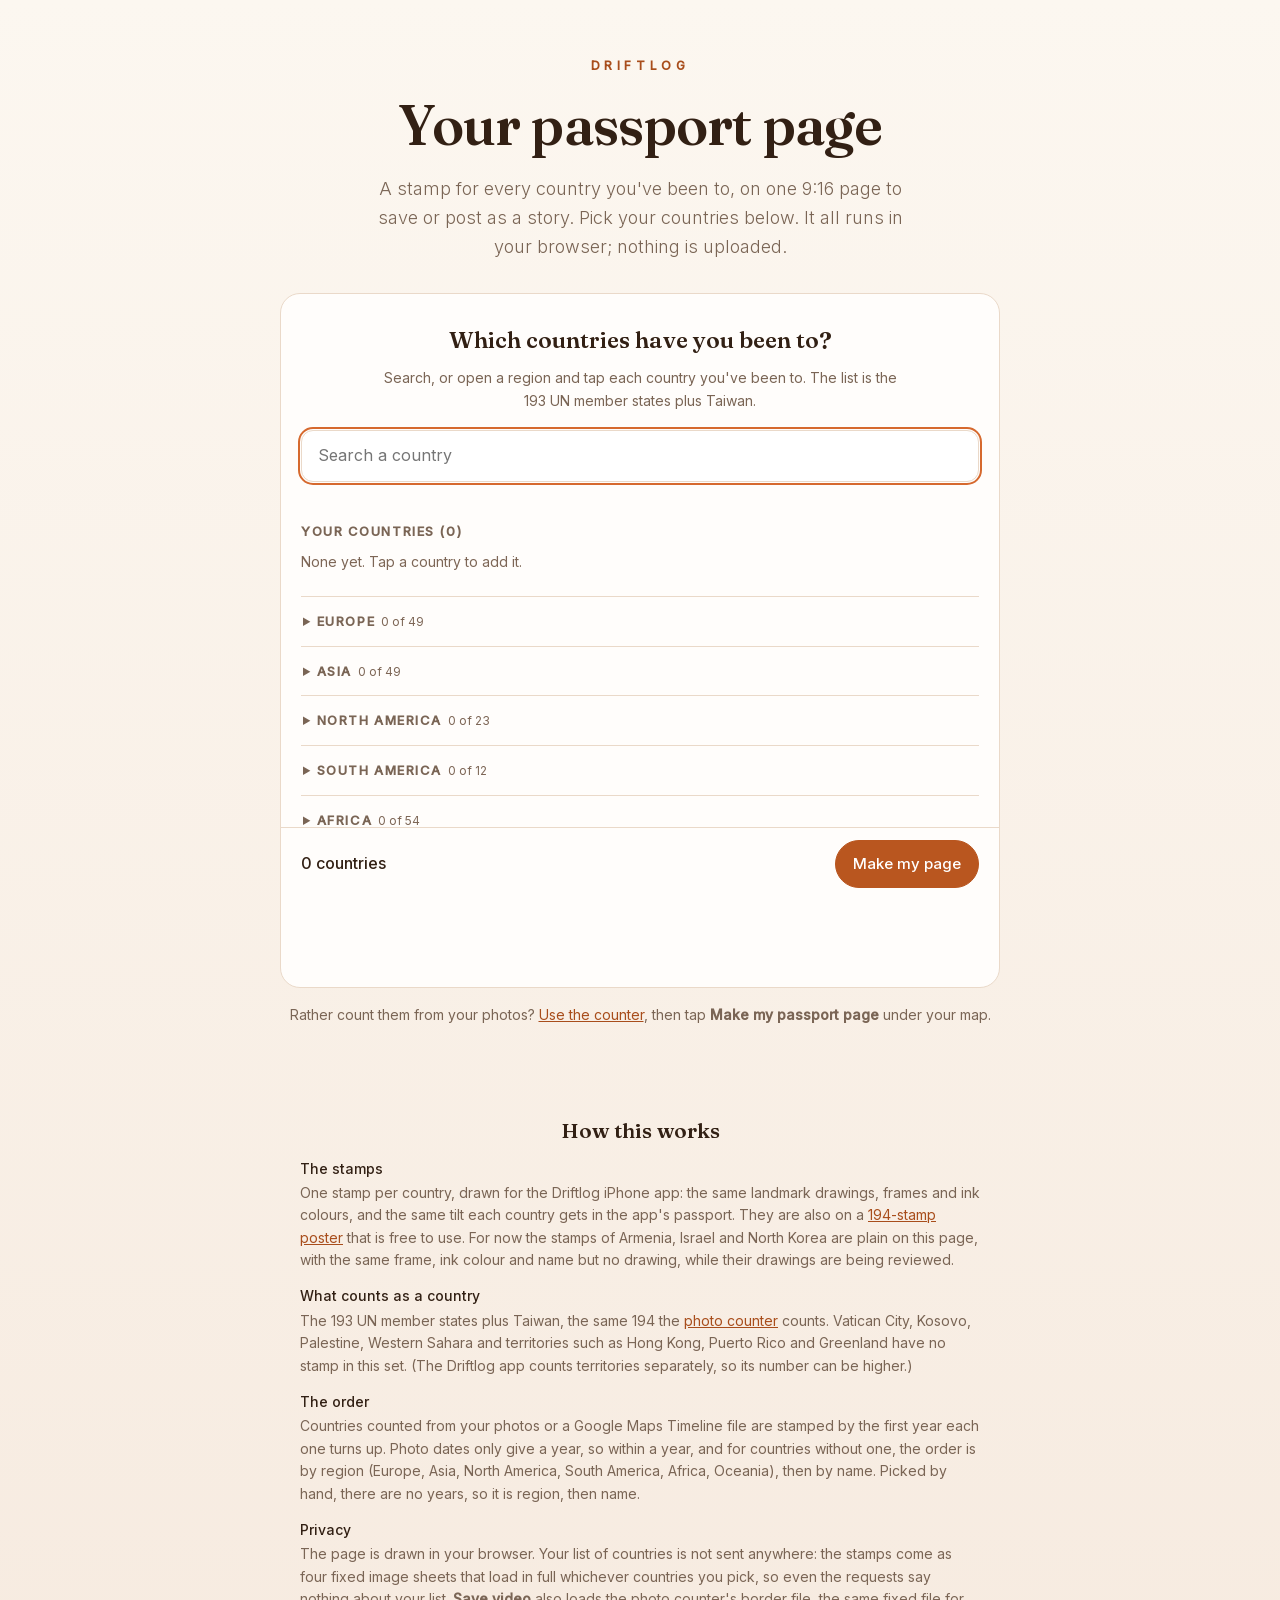
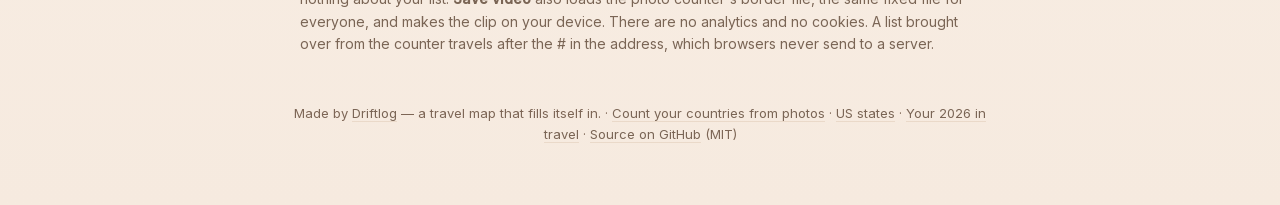
<file: passport/index.html>
<!DOCTYPE html>
<html lang="en">
<head>
<meta charset="UTF-8" />
<meta name="viewport" content="width=device-width, initial-scale=1" />
<title>My passport page: a stamp for every country you've been to</title>
<link rel="icon" type="image/png" href="/img/icon-64.png" />
<link rel="apple-touch-icon" href="/img/icon-180.png" />
<meta name="description" content="Pick the countries you've been to and get a 9:16 page of passport-style stamps, one per country, to save or post as a story. Free, no account, and it runs in your browser: nothing is uploaded." />
<link rel="canonical" href="https://counter.getdriftlog.com/passport/" />
<meta property="og:type" content="website" />
<meta property="og:site_name" content="Driftlog" />
<meta property="og:url" content="https://counter.getdriftlog.com/passport/" />
<meta property="og:title" content="Make your passport page" />
<meta property="og:description" content="A stamp for every country you've been to, out of 194, on one page for your story. Pick them in a minute; nothing is uploaded." />
<meta property="og:image" content="https://counter.getdriftlog.com/passport/og.png" />
<meta property="og:image:width" content="1200" />
<meta property="og:image:height" content="630" />
<meta property="og:image:alt" content="Make your passport page: a stamp for every country you've been to. counter.getdriftlog.com/passport" />
<meta name="twitter:card" content="summary_large_image" />
<meta name="twitter:title" content="Make your passport page" />
<meta name="twitter:description" content="A stamp for every country you've been to, out of 194, on one page for your story. Pick them in a minute; nothing is uploaded." />
<meta name="twitter:image" content="https://counter.getdriftlog.com/passport/og.png" />
<script type="application/ld+json">
{"@context":"https://schema.org","@type":"WebApplication","name":"Driftlog passport page",
"url":"https://counter.getdriftlog.com/passport/","applicationCategory":"TravelApplication",
"operatingSystem":"Any (runs in the browser)",
"offers":{"@type":"Offer","price":"0","priceCurrency":"USD"},
"description":"Makes a 9:16 image with a passport-style stamp for each country you have been to, out of the 193 UN member states plus Taiwan. Pick the countries by hand, or bring them from the photo counter. Runs entirely in the browser: no upload, no account.",
"author":{"@type":"Person","name":"Akira Takashima"},
"publisher":{"@type":"Organization","name":"Shiori Studio"}}
</script>
<link rel="stylesheet" href="/fonts.css" />
<style>
  *{margin:0;padding:0;box-sizing:border-box}
  [hidden]{display:none!important}
  /* As on the counter: --muted2 and --accent-t for small text, --accent-d under white text (WCAG AA on cream2). */
  :root{
    --cream:#FCF7F0; --cream2:#F6EADF; --ink:#322014; --muted:#7A6555; --muted2:#7D6656;
    --accent:#D6692E; --accent-d:#B9561F; --accent-t:#A84D1B; --line:#EAD9C9; --card:#FFFDFB; --tint:#FFF6EE;
  }
  html{-webkit-text-size-adjust:100%}
  body{font-family:"Inter",-apple-system,BlinkMacSystemFont,"Segoe UI",sans-serif;background:linear-gradient(180deg,var(--cream) 0%,var(--cream2) 100%);
    color:var(--ink);min-height:100vh;line-height:1.6}
  .wrap{max-width:760px;margin:0 auto;padding:0 20px}
  header{text-align:center;padding:56px 0 6px}
  .kicker{font-size:12px;letter-spacing:.38em;font-weight:600;color:var(--accent-t);text-transform:uppercase}
  .kicker a{color:inherit;text-decoration:none}
  h1{font-family:"Fraunces",Georgia,serif;font-weight:600;font-size:clamp(34px,6vw,56px);line-height:1.14;margin-top:18px;letter-spacing:-.015em;text-wrap:balance}
  .lead{font-weight:300;color:var(--muted);margin:18px auto 0;max-width:560px;font-size:clamp(15px,2.1vw,18px)}
  .alt{text-align:center;font-size:14px;color:var(--muted);margin-top:16px}
  .alt a,.note a,.how a{color:var(--accent-t)}
  #status{text-align:center;color:var(--muted);font-size:14px;margin-top:18px;min-height:22px}
  .out{margin-top:34px;text-align:center}
  .out h2{font-family:"Fraunces",Georgia,serif;font-weight:600;font-size:clamp(26px,4.4vw,34px);text-wrap:balance}
  .order{color:var(--muted);font-size:14px;margin:10px auto 0;max-width:540px}
  #page{display:block;width:min(100%,400px);height:auto;aspect-ratio:9/16;margin:22px auto 0;border-radius:16px;
    background:#FAF6EF;border:1px solid var(--line);box-shadow:0 14px 36px rgba(50,32,20,.12)}
  .btns{display:flex;gap:10px;justify-content:center;flex-wrap:wrap;margin-top:22px}
  .btn{font-family:inherit;font-weight:500;font-size:15px;padding:13px 24px;border-radius:999px;cursor:pointer;
    border:1px solid var(--line);background:var(--card);color:var(--ink);text-decoration:none;display:inline-block}
  .btn.primary{background:var(--accent-d);border-color:var(--accent-d);color:#fff}
  .btn.primary:hover{background:var(--accent-t);border-color:var(--accent-t)}
  .btn:hover{border-color:var(--accent)}
  .btn:focus-visible,a:focus-visible,summary:focus-visible{outline:2px solid var(--accent);outline-offset:3px}
  .note{font-size:12.5px;color:var(--muted2);margin:14px auto 0;max-width:560px}
  details.list{margin:22px auto 0;max-width:560px;text-align:left;font-size:14px;color:var(--muted)}
  details.list summary{cursor:pointer;text-align:center;font-size:13px;font-weight:600;letter-spacing:.12em;text-transform:uppercase}
  details.list ol{margin:12px 0 0 1.6em;columns:2;column-gap:28px}
  details.list li{break-inside:avoid}
  .appline{text-align:center;font-size:14px;color:var(--muted);margin:30px auto 0;max-width:560px;background:var(--card);border:1px solid var(--line);border-radius:16px;padding:16px 18px}
  .appline a{color:var(--accent-t);font-weight:500}
  .how{margin:48px auto 0;max-width:680px;font-size:14px;color:var(--muted)}
  .how h3{font-family:"Fraunces",Georgia,serif;font-weight:600;font-size:21px;color:var(--ink);margin-bottom:10px;text-align:center}
  .how dl{display:grid;gap:14px}
  .how dt{color:var(--ink);font-weight:500}
  .how dd{margin-top:2px}
  footer{text-align:center;padding:48px 0 60px;color:var(--muted2);font-size:13px}
  footer a{color:var(--muted);text-decoration:none;border-bottom:1px solid var(--line)}
  @media (max-width:520px){ details.list ol{columns:1} }
</style>
</head>
<body>
<div class="wrap">
  <header>
    <div class="kicker"><a href="/">Driftlog</a></div>
    <h1>Your passport page</h1>
    <p class="lead">A stamp for every country you've been to, on one 9:16 page to save or post as a story. Pick your countries below. It all runs in your browser; nothing is uploaded.</p>
  </header>

  <section id="picker" aria-label="Pick countries"></section>
  <p class="alt" id="alt">Rather count them from your photos? <a href="/">Use the counter</a>, then tap <b>Make my passport page</b> under your map.</p>
  <div id="status" role="status" aria-live="polite"></div>

  <section class="out" id="out" hidden aria-label="Your passport page">
    <h2 id="outTitle">My passport page</h2>
    <p class="order" id="order"></p>
    <canvas id="page" width="1080" height="1920" role="img" aria-label="Your passport page"></canvas>
    <div class="btns">
      <button class="btn primary" id="share" type="button">Share</button>
      <button class="btn" id="save" type="button">Save image</button>
      <button class="btn" id="edit" type="button">Edit countries</button>
    </div>
    <div id="vid"></div>
    <p class="note">194 = 193 UN members + Taiwan. Vatican City, Kosovo, Palestine, Western Sahara and territories such as Hong Kong have no stamp here.</p>
    <details class="list"><summary>Stamp order</summary><ol id="orderList"></ol></details>
    <p class="appline">In the app, stamps are added automatically from your photos and location. <a id="appLink" href="https://apps.apple.com/app/id6785328399?ppid=5a2b9909-a132-4847-9b8b-75121e8f78e1&amp;pt=129098692&amp;ct=web_passport&amp;mt=8" rel="noopener">Driftlog on the App Store</a></p>
  </section>

  <section class="how" aria-label="How this page works">
    <h3>How this works</h3>
    <dl>
      <div><dt>The stamps</dt><dd>One stamp per country, drawn for the Driftlog iPhone app: the same landmark drawings, frames and ink colours, and the same tilt each country gets in the app's passport. They are also on a <a href="https://getdriftlog.com/stamps/">194-stamp poster</a> that is free to use. For now the stamps of Armenia, Israel and North Korea are plain on this page, with the same frame, ink colour and name but no drawing, while their drawings are being reviewed.</dd></div>
      <div><dt>What counts as a country</dt><dd>The 193 UN member states plus Taiwan, the same 194 the <a href="/">photo counter</a> counts. Vatican City, Kosovo, Palestine, Western Sahara and territories such as Hong Kong, Puerto Rico and Greenland have no stamp in this set. (The Driftlog app counts territories separately, so its number can be higher.)</dd></div>
      <div><dt>The order</dt><dd>Countries counted from your photos or a Google Maps Timeline file are stamped by the first year each one turns up. Photo dates only give a year, so within a year, and for countries without one, the order is by region (Europe, Asia, North America, South America, Africa, Oceania), then by name. Picked by hand, there are no years, so it is region, then name.</dd></div>
      <div><dt>Privacy</dt><dd>The page is drawn in your browser. Your list of countries is not sent anywhere: the stamps come as four fixed image sheets that load in full whichever countries you pick, so even the requests say nothing about your list. <b>Save video</b> also loads the photo counter's border file, the same fixed file for everyone, and makes the clip on your device. There are no analytics and no cookies. A list brought over from the counter travels after the # in the address, which browsers never send to a server.</dd></div>
    </dl>
  </section>

  <footer>
    Made by <a href="https://getdriftlog.com" rel="noopener">Driftlog</a> — a travel map that fills itself in. · <a href="/">Count your countries from photos</a> · <a href="/us/">US states</a> · <a href="/2026/">Your 2026 in travel</a> · <a href="https://github.com/anegogo/driftlog-counter" rel="noopener">Source on GitHub</a> (MIT)
  </footer>
</div>

<script src="/kit.js"></script>
<script src="/video.js"></script>
<script>
'use strict';
const Kit = window.DriftlogKit;   // countries, the picker, the stamp sheets and the page drawing: /kit.js
const $ = s => document.querySelector(s);
const statusEl = $('#status'), canvas = $('#page');
// The same list as a 9:16 video of the world map filling in (/video.js). The borders load only when it is made.
const video = window.DriftlogVideo.panel($('#vid'), { feats: Kit.loadFeats });
const setStatus = t => { statusEl.textContent = t; };
const PAGE_URL = 'https://counter.getdriftlog.com/passport/';
const STORE_KEY = 'driftlog-passport';
const FONTS = ['600 62px Fraunces', '600 54px Fraunces', '600 24px Inter', '500 26px Inter', '400 26px Inter'];
const REGION_ORDER = Kit.REGIONS.map(r => r[1]).join(', ');

// The list on the page: codes, first years (Map, or null), where it came from (Kit.PASSPORT_SRC or null) and, for an
// edited list, what it was counted from before the edit.
let state = null, prepared = null, drawing = 0;

// ---------- the list in the address bar and in this tab's storage ----------
// The counter hands over v= (the list), y= (first years) and s= (where it came from) after the #. Only v= stays in
// the address bar, so a copied address carries the list but not the years; the rest is kept for a reload in this
// tab's sessionStorage, which may be missing or blocked (then a reload just loses the years and the source).
function remember(st){
  try { history.replaceState(null, '', '/passport/#' + Kit.linkHash(st.codes)); } catch (e){}
  try { sessionStorage.setItem(STORE_KEY, JSON.stringify({ v: Kit.linkHash(st.codes), years: st.years ? [...st.years] : null, src: st.src, base: st.base || null })); } catch (e){}
}
function recall(codes){
  try {
    const o = JSON.parse(sessionStorage.getItem(STORE_KEY) || 'null');
    if (!o || o.v !== Kit.linkHash(codes)) return null;
    const years = Array.isArray(o.years) ? new Map(o.years.filter(([c, y]) => codes.has(c) && Number.isInteger(y))) : null;
    return { years: years && years.size ? years : null, src: Kit.PASSPORT_SRC.includes(o.src) ? o.src : null, base: o.base || null };
  } catch (e){ return null; }
}
function fromHash(hash){
  const link = Kit.readPassport(hash);
  if (!link) return null;
  if (link.error) return { error: link.error };
  const brought = link.src || link.years ? null : recall(link.codes);
  return brought ? Object.assign({ codes: link.codes }, brought) : { codes: link.codes, years: link.years, src: link.src, base: link.base };
}

// ---------- picking ----------
function openPicker(editing){
  $('#picker').hidden = false; $('#alt').hidden = editing;
  Kit.picker($('#picker'), {
    initial: state ? state.codes : [],
    title: editing ? 'Change your countries' : 'Which countries have you been to?',
    doneLabel: editing ? 'Update my page' : 'Make my page',
    cancelLabel: editing ? 'Cancel' : null,
    onCancel: () => { closePicker(); $('#out').scrollIntoView({ block: 'start' }); $('#edit').focus({ preventScroll: true }); },
    onDone: codes => {
      if (!state) state = { codes, years: null, src: 'tap', base: null };
      else if (!sameSet(codes, state.codes)){
        const hand = !state.src || state.src === 'tap';
        const years = state.years ? new Map([...state.years].filter(([c]) => codes.has(c))) : null;
        state = { codes, years: years && years.size ? years : null, src: hand ? 'tap' : 'edited', base: hand ? null : state.src === 'edited' ? state.base : state.src };
      }
      closePicker();
      remember(state);
      make(true);
      // The picker's buttons are gone: the keyboard goes to the page's heading ("My passport page · 37 of 194").
      const h = $('#outTitle');
      if (!h.hasAttribute('tabindex')) h.setAttribute('tabindex', '-1');
      h.focus({ preventScroll: true });
    },
  });
}
function closePicker(){ $('#picker').hidden = true; $('#picker').innerHTML = ''; $('#alt').hidden = true; }
const sameSet = (a, b) => a.size === b.size && [...a].every(x => b.has(x));
// The stamps are needed as soon as someone starts picking, and fetching them then means the page still works if
// the network goes away before "Make my page". Nobody who only reads the page downloads them.
$('#picker').addEventListener('click', e => { if (e.target.closest && e.target.closest('.kp-c')) Kit.loadStamps(); });

// ---------- the page ----------
async function make(scroll){
  const run = ++drawing, st = state, order = Kit.revealOrder(st.codes, st.years);
  prepared = null;
  const n = order.length;
  $('#out').hidden = false;
  $('#outTitle').textContent = `My passport page · ${n} of 194`;
  const dated = st.years && order.some(c => st.years.get(c));
  $('#order').textContent = dated
    ? `Stamped in order of first visit, by the first year each country turns up in your files. Within a year, and for countries without one (at the end), by region (${REGION_ORDER}), then by name.`
    : st.src === 'tap' ? `Picked by hand, so there are no dates: stamps go by region (${REGION_ORDER}), then by name.`
    : `No dates came with this list, so stamps go by region (${REGION_ORDER}), then by name.`;
  $('#orderList').innerHTML = order.map(c => `<li>${Kit.esc(Kit.nameOf(c))}${dated && st.years.get(c) ? ` · ${st.years.get(c)}` : ''}</li>`).join('');
  $('#vid').hidden = !n;
  video.set(n ? { codes: st.codes, years: st.years, src: st.src, base: st.base } : null);
  if (scroll) $('#out').scrollIntoView({ behavior: matchMedia('(prefers-reduced-motion: reduce)').matches ? 'auto' : 'smooth', block: 'start' });
  // The page is drawn once the fonts (canvas text falls back to Georgia otherwise) and, with any stamps, the sheets are in.
  if (n) setStatus('Loading the stamps…');
  const [sheets] = await Promise.all([
    n ? Kit.loadStamps() : Promise.resolve(null),
    document.fonts && document.fonts.load ? Promise.all(FONTS.map(f => document.fonts.load(f))).catch(() => {}) : null,
  ]);
  if (run !== drawing) return;                                   // a newer list came in while this one was loading
  const text = Kit.drawPassport(canvas, { order, sheets, src: st.src, base: st.base });
  canvas.setAttribute('aria-label', `${text.title}. ${text.toGo}. ${text.caption}.`);
  setStatus(sheets && sheets.includes(null) ? 'Some stamps did not load, so those countries show as plain rings. Reload to try again.' : '');
  prepared = Kit.prepareShare(canvas, { fileName: 'my-passport-page.png', url: PAGE_URL, text: `My passport page: ${n} of 194 countries. Make yours:` });
  $('#share').textContent = canShareFiles() ? 'Share' : 'Save image';
  $('#save').hidden = !canShareFiles();
}

// ---------- saving and sharing: the share sheet with the image where there is one, otherwise a download ----------
const canShareFiles = () => !!(navigator.share && navigator.canShare && typeof File === 'function' && navigator.canShare({ files: [new File([''], 'x.png', { type: 'image/png' })] }));
function download(){
  const go = blob => {
    const a = document.createElement('a');
    a.download = 'my-passport-page.png'; a.href = URL.createObjectURL(blob);
    document.body.appendChild(a); a.click(); a.remove();
    setTimeout(() => URL.revokeObjectURL(a.href), 30000);
  };
  if (prepared && prepared.file) go(prepared.file);
  else canvas.toBlob(b => { if (b) go(b); }, 'image/png');
}
// iOS opens the share sheet only when share() runs straight from the tap, with the file already made (prepareShare).
async function shareOrSave(){
  const s = prepared;
  if (!s) return;                                                // still drawing
  if (s.file && navigator.share && navigator.canShare && navigator.canShare({ files: [s.file] })){
    try { await navigator.share({ files: [s.file], text: `${s.text} ${s.url}` }); return; }
    catch (e){ if (e && e.name === 'AbortError') return; }
  }
  download();
}
$('#share').addEventListener('click', shareOrSave);
$('#save').addEventListener('click', download);
$('#edit').addEventListener('click', () => { openPicker(true); $('#picker').scrollIntoView({ block: 'start' }); });

// ---------- start ----------
function start(){
  const got = fromHash(location.hash);
  if (got && got.codes){
    state = got;
    remember(state);
    closePicker();
    make(false);
    return;
  }
  if (got && got.error) setStatus('The list in that link could not be read, so pick your countries here.');
  state = null;
  $('#out').hidden = true;
  openPicker(false);
}
start();
window.addEventListener('hashchange', () => { const got = fromHash(location.hash); if (got && got.codes && !(state && sameSet(got.codes, state.codes))) start(); });
(window.requestIdleCallback || (f => setTimeout(f, 1200)))(() => { if (document.fonts && document.fonts.load) FONTS.forEach(f => document.fonts.load(f).catch(() => {})); });
</script>
</body>
</html>
</file>
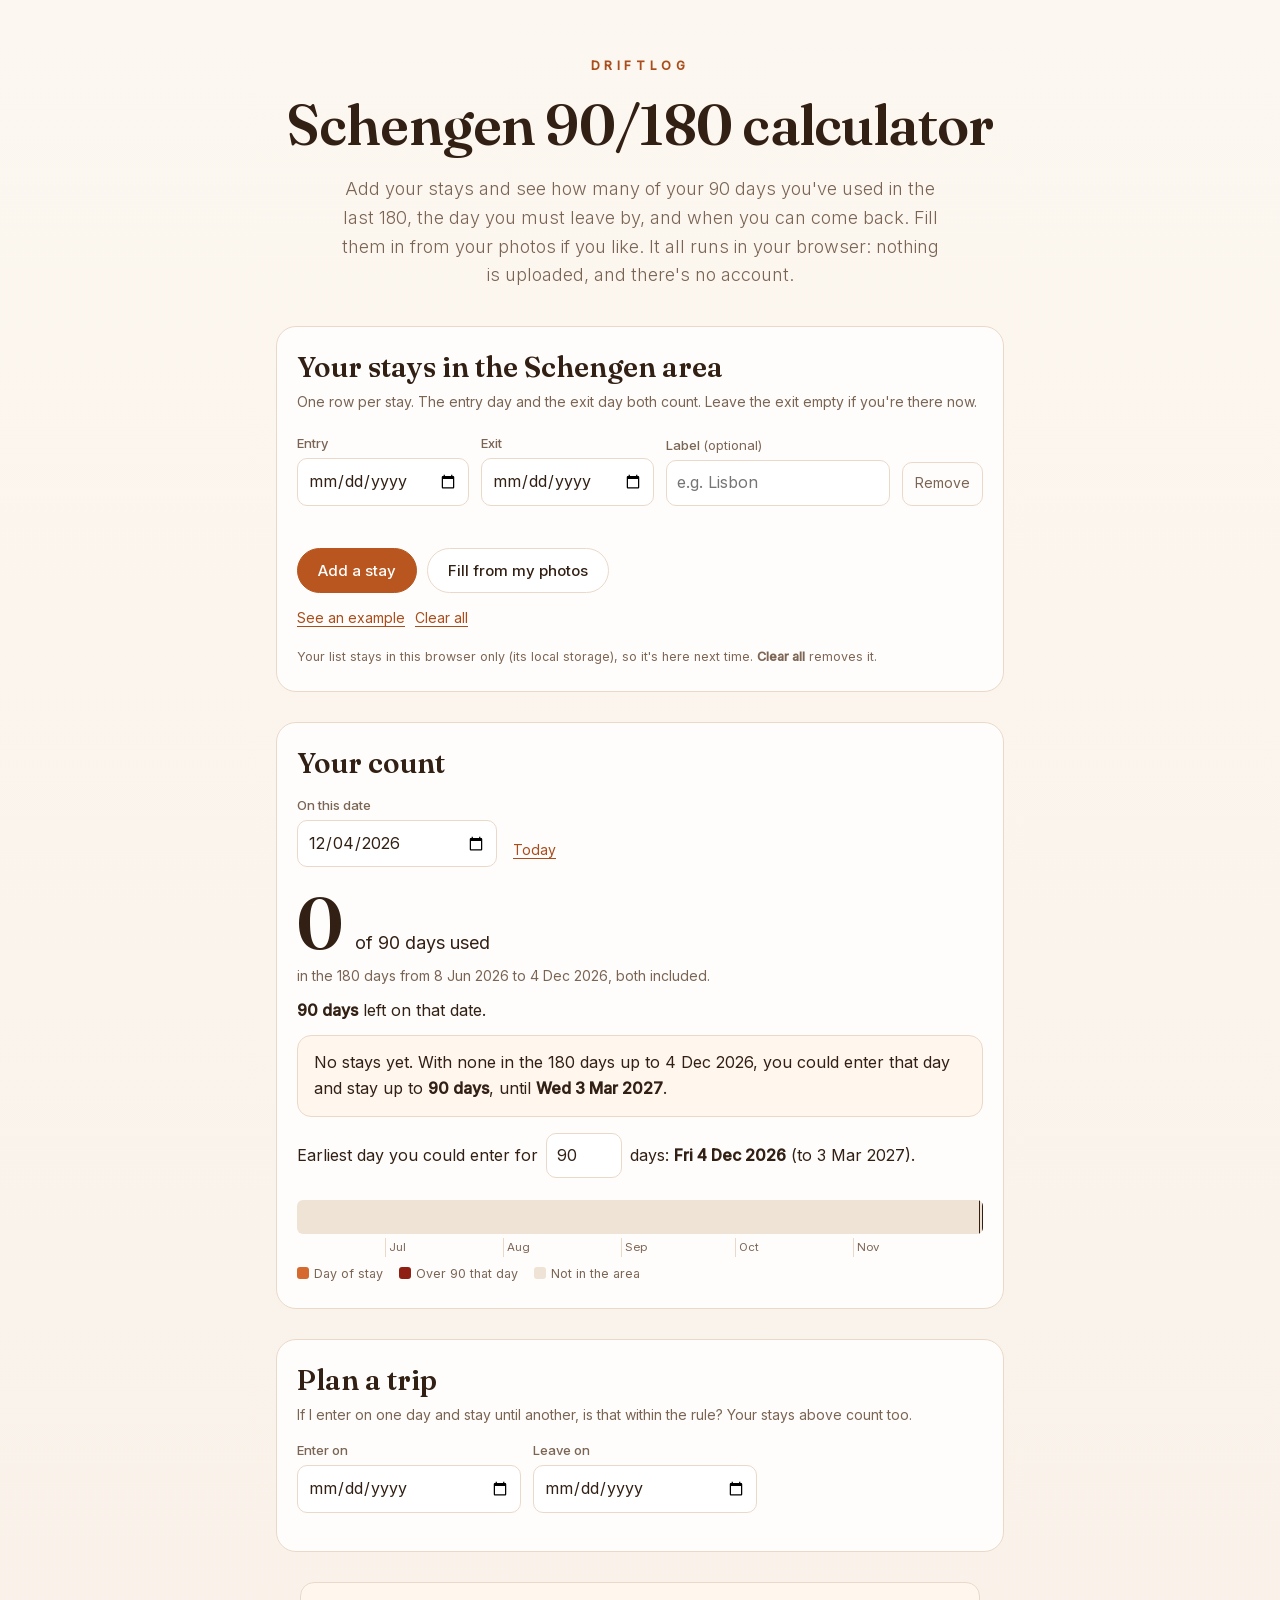
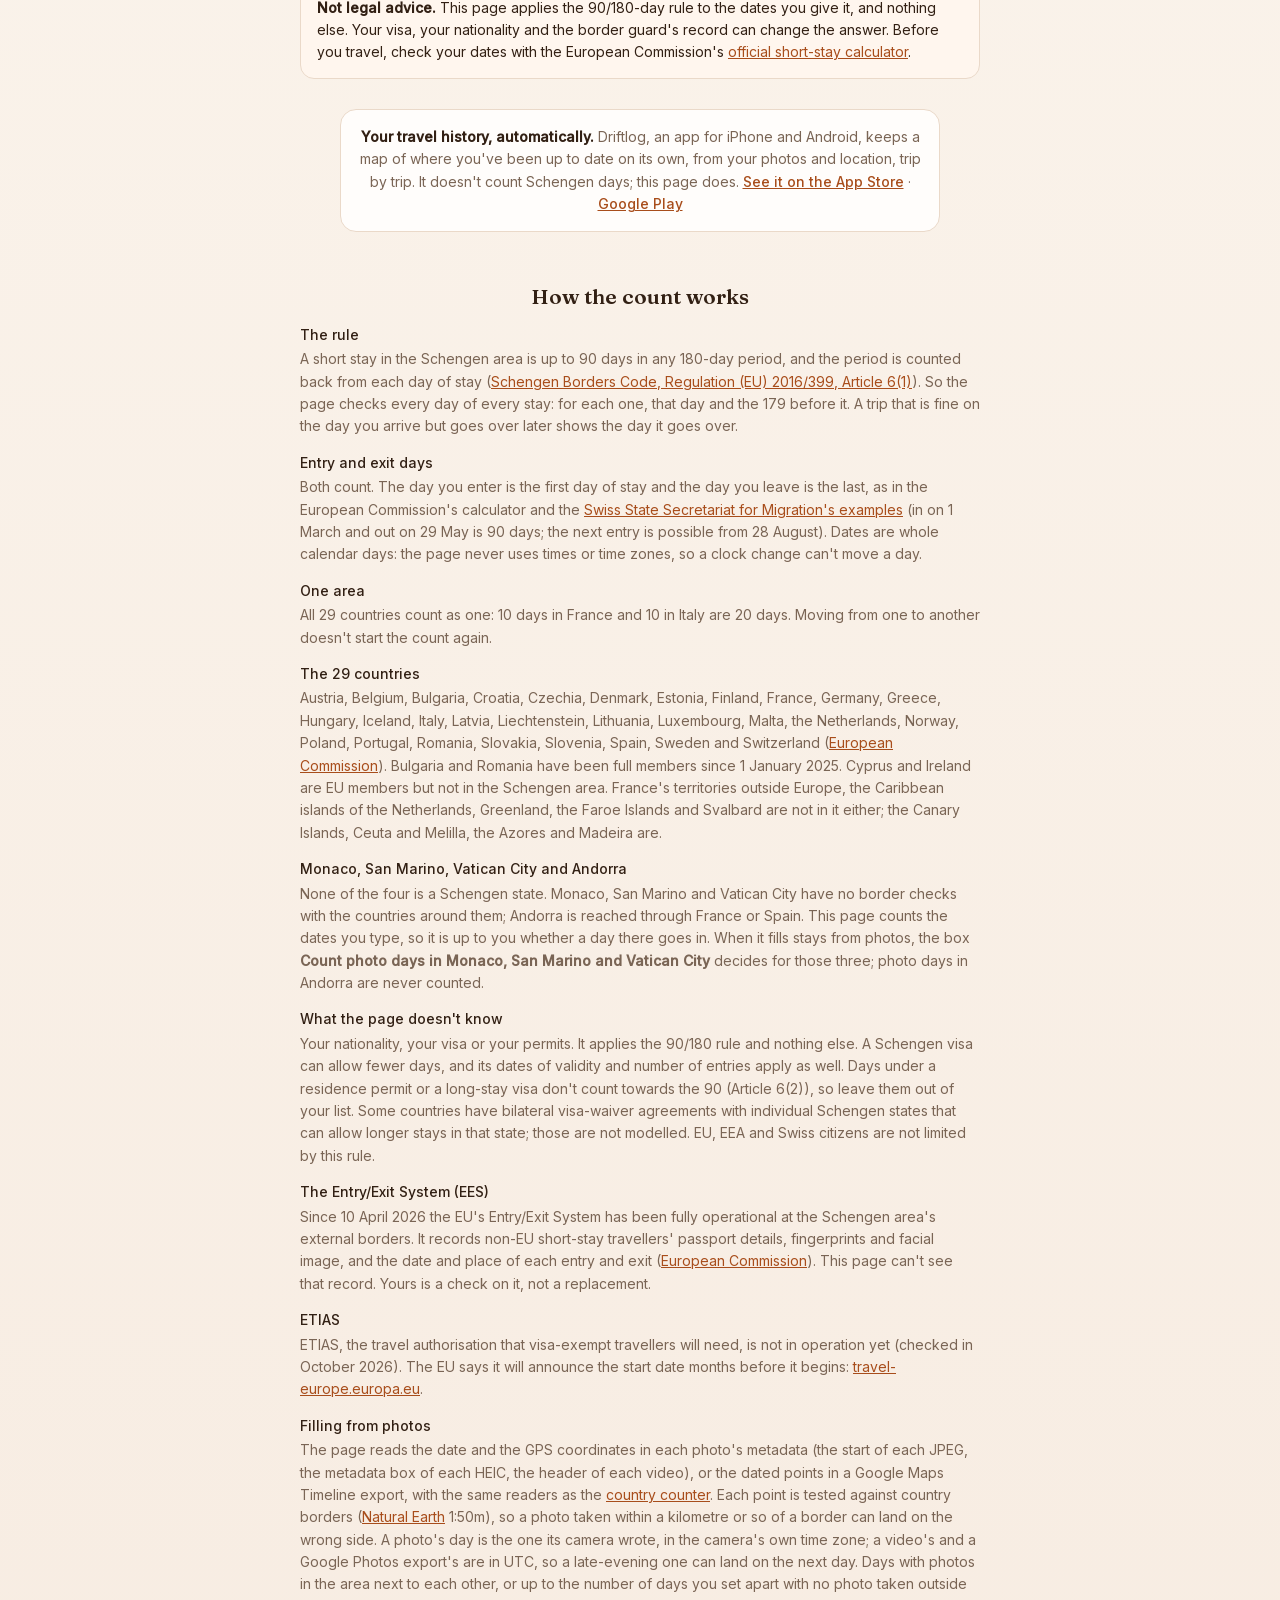
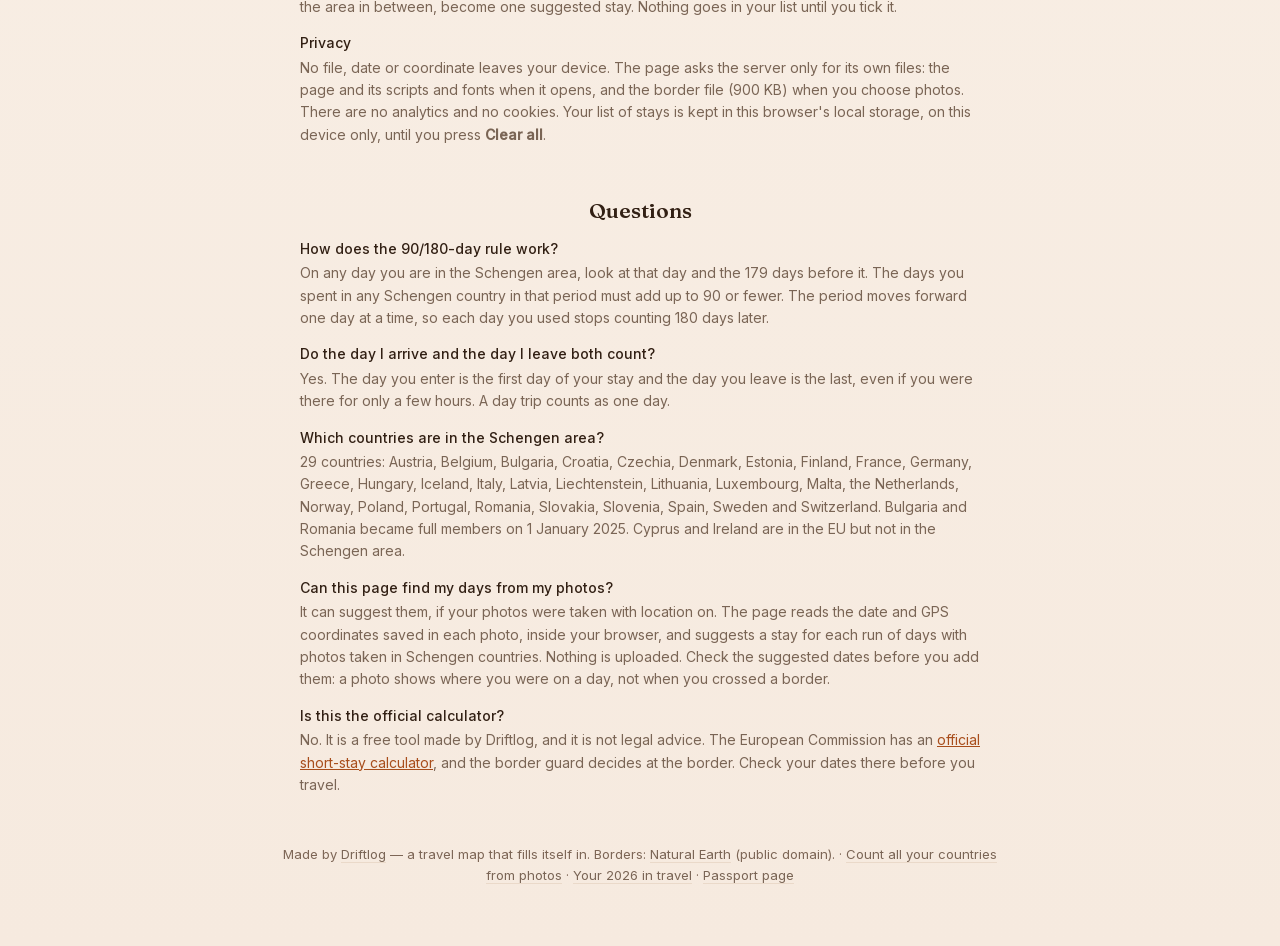
<file: schengen/index.html>
<!DOCTYPE html>
<html lang="en">
<head>
<meta charset="UTF-8" />
<meta name="viewport" content="width=device-width, initial-scale=1" />
<title>Schengen 90/180 calculator — count your days, from your photos too</title>
<link rel="icon" type="image/png" href="/img/icon-64.png" />
<link rel="apple-touch-icon" href="/img/icon-180.png" />
<meta name="description" content="Free Schengen 90/180-day calculator. Add your stays, or fill them in from your photos' dates and locations, and see the days you've used, the day you must leave by and when you can come back. Runs in your browser: nothing is uploaded, no account." />
<link rel="canonical" href="https://counter.getdriftlog.com/schengen/" />
<meta name="apple-itunes-app" content="app-id=6785328399, affiliate-data=pt=129098692&amp;ct=en_schengen_sb" />
<meta property="og:type" content="website" />
<meta property="og:site_name" content="Driftlog" />
<meta property="og:url" content="https://counter.getdriftlog.com/schengen/" />
<meta property="og:title" content="Schengen 90/180 calculator" />
<meta property="og:description" content="How many of your 90 days have you used, when do you have to leave, and when can you come back? Type your stays or fill them in from your photos. Nothing is uploaded." />
<meta property="og:image" content="https://counter.getdriftlog.com/og.png" />
<meta property="og:image:width" content="1200" />
<meta property="og:image:height" content="630" />
<meta property="og:image:alt" content="How many countries have you been to? Drop in your photos and the map fills in." />
<meta name="twitter:card" content="summary_large_image" />
<meta name="twitter:title" content="Schengen 90/180 calculator" />
<meta name="twitter:description" content="How many of your 90 days have you used, when do you have to leave, and when can you come back? Type your stays or fill them in from your photos. Nothing is uploaded." />
<meta name="twitter:image" content="https://counter.getdriftlog.com/og.png" />
<script type="application/ld+json">
{"@context":"https://schema.org","@type":"WebApplication","name":"Driftlog: Schengen 90/180 calculator",
"url":"https://counter.getdriftlog.com/schengen/","applicationCategory":"TravelApplication",
"operatingSystem":"Any (runs in the browser)",
"offers":{"@type":"Offer","price":"0","priceCurrency":"USD"},
"description":"Counts the days of stay in the Schengen area in the 180 days ending on any date, under the 90/180-day rule for short stays, and works out the last day to leave, the earliest day to come back, and whether a planned trip fits. Stays are typed in, or suggested from the dates and GPS coordinates stored in your own photos or a Google Maps Timeline export. Runs entirely in the browser: no upload, no account. Not legal advice.",
"author":{"@type":"Person","name":"Akira Takashima"},
"publisher":{"@type":"Organization","name":"Shiori Studio"}}
</script>
<script type="application/ld+json" id="faqLd">
{"@context":"https://schema.org","@type":"FAQPage","mainEntity":[
{"@type":"Question","name":"How does the 90/180-day rule work?","acceptedAnswer":{"@type":"Answer","text":"On any day you are in the Schengen area, look at that day and the 179 days before it. The days you spent in any Schengen country in that period must add up to 90 or fewer. The period moves forward one day at a time, so each day you used stops counting 180 days later."}},
{"@type":"Question","name":"Do the day I arrive and the day I leave both count?","acceptedAnswer":{"@type":"Answer","text":"Yes. The day you enter is the first day of your stay and the day you leave is the last, even if you were there for only a few hours. A day trip counts as one day."}},
{"@type":"Question","name":"Which countries are in the Schengen area?","acceptedAnswer":{"@type":"Answer","text":"29 countries: Austria, Belgium, Bulgaria, Croatia, Czechia, Denmark, Estonia, Finland, France, Germany, Greece, Hungary, Iceland, Italy, Latvia, Liechtenstein, Lithuania, Luxembourg, Malta, the Netherlands, Norway, Poland, Portugal, Romania, Slovakia, Slovenia, Spain, Sweden and Switzerland. Bulgaria and Romania became full members on 1 January 2025. Cyprus and Ireland are in the EU but not in the Schengen area."}},
{"@type":"Question","name":"Can this page find my days from my photos?","acceptedAnswer":{"@type":"Answer","text":"It can suggest them, if your photos were taken with location on. The page reads the date and GPS coordinates saved in each photo, inside your browser, and suggests a stay for each run of days with photos taken in Schengen countries. Nothing is uploaded. Check the suggested dates before you add them: a photo shows where you were on a day, not when you crossed a border."}},
{"@type":"Question","name":"Is this the official calculator?","acceptedAnswer":{"@type":"Answer","text":"No. It is a free tool made by Driftlog, and it is not legal advice. The European Commission has an official short-stay calculator, and the border guard decides at the border. Check your dates there before you travel."}}
]}
</script>
<link rel="stylesheet" href="/fonts.css" />
<style>
  *{margin:0;padding:0;box-sizing:border-box}
  [hidden]{display:none!important}
  /* The counter's colours: --muted2 and --accent-t for small text, --accent-d under white text (WCAG AA on cream2). */
  :root{
    --cream:#FCF7F0; --cream2:#F6EADF; --ink:#322014; --muted:#7A6555; --muted2:#7D6656;
    --accent:#D6692E; --accent-d:#B9561F; --accent-t:#A84D1B; --line:#EAD9C9; --card:#FFFDFB; --tint:#FFF6EE;
    --stay:#D6692E; --over:#8E1F12; --empty:#EFE3D6; --ok:#2F6B3A;
  }
  html{-webkit-text-size-adjust:100%}
  body{font-family:"Inter",-apple-system,BlinkMacSystemFont,"Segoe UI",sans-serif;background:linear-gradient(180deg,var(--cream) 0%,var(--cream2) 100%);
    color:var(--ink);min-height:100vh;line-height:1.6}
  .wrap{max-width:760px;margin:0 auto;padding:0 16px}
  header{text-align:center;padding:56px 0 6px}
  .kicker{font-size:12px;letter-spacing:.38em;font-weight:600;color:var(--accent-t);text-transform:uppercase}
  .kicker a{color:inherit;text-decoration:none}
  h1{font-family:"Fraunces",Georgia,serif;font-weight:600;font-size:clamp(34px,6vw,56px);line-height:1.14;margin-top:18px;letter-spacing:-.015em;text-wrap:balance}
  .lead{font-weight:300;color:var(--muted);margin:18px auto 0;max-width:600px;font-size:clamp(15px,2.1vw,18px)}
  .card{margin:30px 0 0;background:var(--card);border:1px solid var(--line);border-radius:20px;padding:24px 20px}
  .card h2{font-family:"Fraunces",Georgia,serif;font-weight:600;font-size:clamp(22px,3.6vw,28px);line-height:1.2;text-wrap:balance}
  .card h2:focus{outline:none}
  .hint{color:var(--muted);font-size:14px;margin-top:6px}
  .btns{display:flex;gap:10px;flex-wrap:wrap;margin-top:18px}
  .btn{font-family:inherit;font-weight:500;font-size:15px;padding:12px 20px;border-radius:999px;cursor:pointer;
    border:1px solid var(--line);background:#fff;color:var(--ink);text-decoration:none;display:inline-block;line-height:1.3}
  .btn.primary{background:var(--accent-d);border-color:var(--accent-d);color:#fff}
  .btn.primary:hover{background:var(--accent-t);border-color:var(--accent-t)}
  .btn:hover{border-color:var(--accent)}
  .btn:focus-visible,.linkbtn:focus-visible,a:focus-visible,input:focus-visible,select:focus-visible,.rm:focus-visible,h2:focus-visible{outline:2px solid var(--accent);outline-offset:3px}
  .linkbtn{font:inherit;font-size:14px;background:none;border:0;color:var(--accent-t);text-decoration:underline;text-underline-offset:3px;cursor:pointer;padding:6px 0}
  label{font-size:13px;color:var(--muted);font-weight:500;display:block;margin-bottom:4px}
  label .opt{font-weight:400;color:var(--muted2)}
  input[type=date],input[type=text],input[type=number],select{font:inherit;font-size:16px;color:var(--ink);background:#fff;border:1px solid var(--line);border-radius:10px;
    padding:9px 10px;width:100%;min-width:0;max-width:100%;display:block;min-height:44px;-webkit-appearance:none;appearance:none}
  input[type=date]::-webkit-date-and-time-value{text-align:left}
  input[aria-invalid=true]{border-color:var(--over)}
  select{-webkit-appearance:menulist;appearance:auto;width:auto;display:inline-block}

  /* stays */
  #stays{list-style:none;margin-top:16px;counter-reset:stay}
  .stay{display:grid;grid-template-columns:1fr 1fr 1.3fr auto;gap:10px 12px;align-items:end;padding:14px 0;border-top:1px solid var(--line)}
  .stay:first-child{border-top:0;padding-top:4px}
  .stay .f{min-width:0}
  .stay .rm{font:inherit;font-size:14px;background:none;border:1px solid var(--line);border-radius:10px;color:var(--muted);cursor:pointer;min-height:44px;padding:0 12px}
  .stay .rm:hover{border-color:var(--accent);color:var(--ink)}
  .stay .meta{grid-column:1/-1;font-size:13px;color:var(--muted);margin-top:-4px}
  .stay .meta .err{color:var(--over);font-weight:500}
  .stay .meta .src{color:var(--muted2)}

  /* result */
  .check{display:flex;flex-wrap:wrap;gap:10px 16px;align-items:end;margin-top:14px}
  .check .f{width:200px;max-width:100%}
  .big{display:flex;flex-wrap:wrap;align-items:baseline;gap:4px 12px;margin-top:20px}
  .big b{font-family:"Fraunces",Georgia,serif;font-weight:600;font-size:clamp(48px,11vw,72px);line-height:1;font-variant-numeric:tabular-nums}
  .big span{font-size:18px;color:var(--ink)}
  .range{color:var(--muted);font-size:14px;margin-top:6px}
  .left{font-size:16px;margin-top:10px}
  .say{font-size:16px;margin-top:12px;padding:14px 16px;border-radius:14px;background:var(--tint);border:1px solid var(--line)}
  .say.bad{background:#FBEDEA;border-color:#E9C3BC}
  .say b{font-weight:600}
  .warn{font-size:14px;color:var(--over);margin-top:10px;font-weight:500}
  .small{font-size:13.5px;color:var(--muted);margin-top:10px}
  .again{display:flex;flex-wrap:wrap;align-items:center;gap:8px;margin-top:16px;font-size:16px}
  .again input{width:76px;display:inline-block}
  .again label{display:inline;margin:0;font-size:16px;color:var(--ink);font-weight:400}
  .strip{margin-top:22px}
  .strip .cells{display:flex;height:34px;border-radius:6px;overflow:hidden;background:var(--empty)}
  .strip .cells i{flex:1 1 0;min-width:0}
  .strip .cells i.s{background:var(--stay)}
  .strip .cells i.o{background:var(--over)}
  .strip .cells i.t{box-shadow:inset 0 0 0 1px var(--ink)}
  .strip .months{position:relative;height:20px;font-size:11.5px;color:var(--muted2);margin-top:4px}
  .strip .months span{position:absolute;top:0;white-space:nowrap;border-left:1px solid var(--line);padding-left:3px}
  .legend{display:flex;flex-wrap:wrap;gap:6px 16px;font-size:12.5px;color:var(--muted);margin-top:6px}
  .legend i{display:inline-block;width:12px;height:12px;border-radius:3px;vertical-align:-1px;margin-right:5px;background:var(--empty)}
  .legend i.s{background:var(--stay)} .legend i.o{background:var(--over)}

  /* plan */
  .pair{display:grid;grid-template-columns:minmax(0,1fr) minmax(0,1fr);gap:10px 12px;margin-top:14px;max-width:460px}
  .pair .f{min-width:0}
  #planOut{margin-top:14px}

  /* photos */
  .opts{display:grid;gap:10px;margin-top:16px;font-size:14px;color:var(--muted)}
  .opts label{display:flex;gap:8px;align-items:flex-start;font-size:14px;font-weight:400;color:var(--muted);margin:0}
  .opts label[for=gap]{display:block;line-height:2}
  .opts select{min-height:36px;padding:4px 8px;margin:0 4px;vertical-align:middle;font-size:15px}
  .opts input[type=checkbox]{margin-top:2px;width:18px;height:18px;accent-color:var(--accent-d);flex:none}
  .drop{margin-top:16px;border:1.5px dashed var(--line);border-radius:16px;padding:18px 16px;background:#fff;transition:border-color .18s,background .18s}
  .drop.over{border-color:var(--accent);background:var(--tint)}
  .drop .btns{margin-top:0}
  .mobile-note{display:none;margin-top:14px;font-size:13.5px;color:var(--ink);background:var(--tint);border:1px solid var(--line);border-radius:12px;padding:12px 14px}
  .is-mobile .mobile-note{display:block}
  .is-mobile #pickDir{display:none}
  .note{font-size:12.5px;color:var(--muted2);margin-top:12px}
  .note a,.how a,.faq a,.say a,.small a,#photoStatus a,.mobile-note a{color:var(--accent-t)}
  #photoStatus{color:var(--muted);font-size:14px;margin-top:14px;min-height:22px}
  .bar{height:4px;background:var(--line);border-radius:4px;overflow:hidden;margin-top:8px;display:none}
  .bar.on{display:block}
  .bar i{display:block;height:100%;width:0;background:var(--accent);transition:width .2s}
  #proposals h3{font-family:"Fraunces",Georgia,serif;font-weight:600;font-size:20px;margin-top:18px}
  #propList{list-style:none;margin-top:8px;border-top:1px solid var(--line)}
  #propList li{border-bottom:1px solid var(--line)}
  #propList label{display:flex;gap:10px;align-items:flex-start;padding:10px 2px;margin:0;font-size:15px;color:var(--ink);font-weight:400;cursor:pointer}
  #propList input{width:18px;height:18px;margin-top:3px;accent-color:var(--accent-d);flex:none}
  #propList .sub{display:block;font-size:13px;color:var(--muted)}

  .appline{text-align:center;font-size:14px;color:var(--muted);margin:30px auto 0;max-width:600px;background:var(--card);border:1px solid var(--line);border-radius:16px;padding:16px 18px}
  .appline b{color:var(--ink);font-weight:600}
  .appline a{color:var(--accent-t);font-weight:500}
  .how,.faq{margin:48px auto 0;max-width:680px;font-size:14px;color:var(--muted)}
  .how h2,.faq h2{font-family:"Fraunces",Georgia,serif;font-weight:600;font-size:21px;color:var(--ink);margin-bottom:10px;text-align:center}
  .how dl,.faq dl{display:grid;gap:14px}
  .how dt,.faq dt{color:var(--ink);font-weight:500}
  .how dd,.faq dd{margin-top:2px}
  .disclaimer{margin:30px auto 0;max-width:680px;font-size:14px;color:var(--ink);background:var(--tint);border:1px solid var(--line);border-radius:14px;padding:14px 16px}
  .disclaimer a{color:var(--accent-t)}
  footer{text-align:center;padding:48px 0 60px;color:var(--muted2);font-size:13px}
  footer a{color:var(--muted);text-decoration:none;border-bottom:1px solid var(--line)}
  @media (max-width:600px){
    header{padding-top:40px}
    .card{padding:20px 16px}
    .stay{grid-template-columns:1fr 1fr;gap:8px 10px}
    .stay .lab{grid-column:1/2}
    .stay .rm{grid-column:2/3}
  }
  @media (prefers-reduced-motion: reduce){ .bar i,.drop{transition:none} }
</style>
</head>
<body>
<div class="wrap">
  <header>
    <div class="kicker"><a href="/">Driftlog</a></div>
    <h1>Schengen 90/180 calculator</h1>
    <p class="lead">Add your stays and see how many of your 90 days you've used in the last 180, the day you must leave by, and when you can come back. Fill them in from your photos if you like. It all runs in your browser: nothing is uploaded, and there's no account.</p>
  </header>

  <section class="card" aria-labelledby="staysTitle">
    <h2 id="staysTitle">Your stays in the Schengen area</h2>
    <p class="hint">One row per stay. The entry day and the exit day both count. Leave the exit empty if you're there now.</p>
    <ol id="stays"></ol>
    <div class="btns">
      <button class="btn primary" id="addRow" type="button">Add a stay</button>
      <button class="btn" id="photoBtn" type="button" aria-expanded="false" aria-controls="photos">Fill from my photos</button>
    </div>
    <div class="btns" style="margin-top:8px">
      <button class="linkbtn" id="exampleBtn" type="button">See an example</button>
      <button class="linkbtn" id="clearBtn" type="button">Clear all</button>
    </div>
    <p class="note" id="saveNote">Your list stays in this browser only (its local storage), so it's here next time. <b>Clear all</b> removes it.</p>
  </section>

  <section class="card" id="photos" hidden aria-labelledby="photosTitle">
    <h2 id="photosTitle" tabindex="-1">Fill from your photos</h2>
    <p class="hint">Choose photos from your trips, or a Google Maps Timeline export. The page reads the date and location saved in each file, inside your browser, and suggests a stay for each run of days in Schengen countries. You check them before they go in your list.</p>
    <div class="drop" id="drop">
      <div class="btns">
        <button class="btn primary" id="pickFiles" type="button">Choose photos</button>
        <button class="btn" id="pickDir" type="button">Choose a folder</button>
      </div>
      <p class="note">On a computer you can also drop photos or a whole folder here. Nothing is uploaded: files are read inside your browser.</p>
    </div>
    <input type="file" id="fileInput" multiple hidden accept="image/*,video/*,.heic,.heif,.dng,.tif,.tiff,.json,application/json" />
    <input type="file" id="dirInput" hidden webkitdirectory multiple />
    <p class="mobile-note" id="mobileNote">On iPhone: tap <b>Choose photos</b>, pick from your Photo Library and leave <b>“Location Is Included”</b> on (it is by default). Exported your Google Maps Timeline? Tap <b>Choose photos</b> → <b>Choose Files</b> and pick <code>location-history.json</code> (<a href="https://getdriftlog.com/google-maps-timeline-countries/">how to export it</a>).</p>
    <div class="opts">
      <label for="gap">Join photo days up to <select id="gap"><option value="0">0</option><option value="1">1</option><option value="2">2</option><option value="3" selected>3</option><option value="5">5</option><option value="7">7</option></select> days apart into one stay, unless a photo in between was taken outside the area</label>
      <label for="micro"><input type="checkbox" id="micro" checked /> Count photo days in Monaco, San Marino and Vatican City</label>
    </div>
    <div id="photoStatus" role="status" aria-live="polite"></div>
    <div class="bar" id="bar"><i></i></div>
    <div id="proposals" hidden>
      <h3 id="propTitle">Suggested stays</h3>
      <p class="hint">From the first to the last day with a photo in the area. You may have arrived earlier or left later than your photos show: check each one against your tickets or passport before you rely on it.</p>
      <ul id="propList"></ul>
      <div class="btns">
        <button class="btn primary" id="addProps" type="button">Add the ticked stays</button>
        <button class="btn" id="moreFiles" type="button">Add more photos</button>
        <button class="btn" id="discard" type="button">Discard</button>
      </div>
    </div>
  </section>

  <section class="card" id="result" aria-labelledby="resultTitle">
    <h2 id="resultTitle">Your count</h2>
    <div class="check">
      <div class="f"><label for="on">On this date</label><input type="date" id="on" /></div>
      <button class="linkbtn" id="todayBtn" type="button">Today</button>
    </div>
    <div id="resultBody">
      <div class="big"><b id="used">0</b><span>of 90 days used</span></div>
      <p class="range" id="range"></p>
      <p class="left" id="left"></p>
      <p class="say" id="say" role="status" aria-live="polite"></p>
      <div id="warns"></div>
      <p class="again"><label for="needDays">Earliest day you could enter for</label> <input type="number" id="needDays" min="1" max="90" value="90" inputmode="numeric" /> <span id="againText">days</span></p>
      <div class="strip" id="strip">
        <div class="cells" id="cells" role="img"></div>
        <div class="months" id="months" aria-hidden="true"></div>
        <div class="legend" aria-hidden="true"><span><i class="s"></i>Day of stay</span><span><i class="o"></i>Over 90 that day</span><span><i></i>Not in the area</span></div>
      </div>
      <p class="small" id="later" hidden></p>
    </div>
  </section>

  <section class="card" id="plan" aria-labelledby="planTitle">
    <h2 id="planTitle">Plan a trip</h2>
    <p class="hint">If I enter on one day and stay until another, is that within the rule? Your stays above count too.</p>
    <div class="pair">
      <div class="f"><label for="planIn">Enter on</label><input type="date" id="planIn" /></div>
      <div class="f"><label for="planOut2">Leave on</label><input type="date" id="planOut2" /></div>
    </div>
    <div id="planOut" role="status" aria-live="polite"></div>
  </section>

  <p class="disclaimer"><b>Not legal advice.</b> This page applies the 90/180-day rule to the dates you give it, and nothing else. Your visa, your nationality and the border guard's record can change the answer. Before you travel, check your dates with the European Commission's <a href="https://home-affairs.ec.europa.eu/policies/schengen/border-crossing/short-stay-calculator_en" rel="noopener">official short-stay calculator</a>.</p>

  <p class="appline"><b>Your travel history, automatically.</b> Driftlog, an app for iPhone and Android, keeps a map of where you've been up to date on its own, from your photos and location, trip by trip. It doesn't count Schengen days; this page does. <a id="appLink" href="https://apps.apple.com/app/id6785328399?ppid=5a2b9909-a132-4847-9b8b-75121e8f78e1&amp;pt=129098692&amp;ct=en_schengen&amp;mt=8" rel="noopener">See it on the App Store</a> · <a href="https://play.google.com/store/apps/details?id=com.shioristudio.zubotabi" rel="noopener">Google Play</a></p>

  <section class="how" aria-labelledby="howTitle">
    <h2 id="howTitle">How the count works</h2>
    <dl>
      <div><dt>The rule</dt><dd>A short stay in the Schengen area is up to 90 days in any 180-day period, and the period is counted back from each day of stay (<a href="https://www.legislation.gov.uk/eur/2016/399/article/6" rel="noopener">Schengen Borders Code, Regulation (EU) 2016/399, Article 6(1)</a>). So the page checks every day of every stay: for each one, that day and the 179 before it. A trip that is fine on the day you arrive but goes over later shows the day it goes over.</dd></div>
      <div><dt>Entry and exit days</dt><dd>Both count. The day you enter is the first day of stay and the day you leave is the last, as in the European Commission's calculator and the <a href="https://www.sem.admin.ch/sem/en/home/themen/einreise/info-einreise/voraussetzungen-nach-staat/mit-visum/aufenthaltsrechner.html" rel="noopener">Swiss State Secretariat for Migration's examples</a> (in on 1 March and out on 29 May is 90 days; the next entry is possible from 28 August). Dates are whole calendar days: the page never uses times or time zones, so a clock change can't move a day.</dd></div>
      <div><dt>One area</dt><dd>All 29 countries count as one: 10 days in France and 10 in Italy are 20 days. Moving from one to another doesn't start the count again.</dd></div>
      <div><dt>The 29 countries</dt><dd>Austria, Belgium, Bulgaria, Croatia, Czechia, Denmark, Estonia, Finland, France, Germany, Greece, Hungary, Iceland, Italy, Latvia, Liechtenstein, Lithuania, Luxembourg, Malta, the Netherlands, Norway, Poland, Portugal, Romania, Slovakia, Slovenia, Spain, Sweden and Switzerland (<a href="https://home-affairs.ec.europa.eu/policies/schengen/schengen-area_en" rel="noopener">European Commission</a>). Bulgaria and Romania have been full members since 1 January 2025. Cyprus and Ireland are EU members but not in the Schengen area. France's territories outside Europe, the Caribbean islands of the Netherlands, Greenland, the Faroe Islands and Svalbard are not in it either; the Canary Islands, Ceuta and Melilla, the Azores and Madeira are.</dd></div>
      <div><dt>Monaco, San Marino, Vatican City and Andorra</dt><dd>None of the four is a Schengen state. Monaco, San Marino and Vatican City have no border checks with the countries around them; Andorra is reached through France or Spain. This page counts the dates you type, so it is up to you whether a day there goes in. When it fills stays from photos, the box <b>Count photo days in Monaco, San Marino and Vatican City</b> decides for those three; photo days in Andorra are never counted.</dd></div>
      <div><dt>What the page doesn't know</dt><dd>Your nationality, your visa or your permits. It applies the 90/180 rule and nothing else. A Schengen visa can allow fewer days, and its dates of validity and number of entries apply as well. Days under a residence permit or a long-stay visa don't count towards the 90 (Article 6(2)), so leave them out of your list. Some countries have bilateral visa-waiver agreements with individual Schengen states that can allow longer stays in that state; those are not modelled. EU, EEA and Swiss citizens are not limited by this rule.</dd></div>
      <div><dt>The Entry/Exit System (EES)</dt><dd>Since 10 April 2026 the EU's Entry/Exit System has been fully operational at the Schengen area's external borders. It records non-EU short-stay travellers' passport details, fingerprints and facial image, and the date and place of each entry and exit (<a href="https://home-affairs.ec.europa.eu/news/main-differences-between-ees-and-etias-what-travellers-need-know-2026-04-28_en" rel="noopener">European Commission</a>). This page can't see that record. Yours is a check on it, not a replacement.</dd></div>
      <div><dt>ETIAS</dt><dd>ETIAS, the travel authorisation that visa-exempt travellers will need, is not in operation yet (checked in October 2026). The EU says it will announce the start date months before it begins: <a href="https://travel-europe.europa.eu/etias_en" rel="noopener">travel-europe.europa.eu</a>.</dd></div>
      <div><dt>Filling from photos</dt><dd>The page reads the date and the GPS coordinates in each photo's metadata (the start of each JPEG, the metadata box of each HEIC, the header of each video), or the dated points in a Google Maps Timeline export, with the same readers as the <a href="/">country counter</a>. Each point is tested against country borders (<a href="https://www.naturalearthdata.com/" rel="noopener">Natural Earth</a> 1:50m), so a photo taken within a kilometre or so of a border can land on the wrong side. A photo's day is the one its camera wrote, in the camera's own time zone; a video's and a Google Photos export's are in UTC, so a late-evening one can land on the next day. Days with photos in the area next to each other, or up to the number of days you set apart with no photo taken outside the area in between, become one suggested stay. Nothing goes in your list until you tick it.</dd></div>
      <div><dt>Privacy</dt><dd>No file, date or coordinate leaves your device. The page asks the server only for its own files: the page and its scripts and fonts when it opens, and the border file (900 KB) when you choose photos. There are no analytics and no cookies. Your list of stays is kept in this browser's local storage, on this device only, until you press <b>Clear all</b>.</dd></div>
    </dl>
  </section>

  <section class="faq" aria-labelledby="faqTitle">
    <h2 id="faqTitle">Questions</h2>
    <dl id="faq">
      <div><dt>How does the 90/180-day rule work?</dt><dd>On any day you are in the Schengen area, look at that day and the 179 days before it. The days you spent in any Schengen country in that period must add up to 90 or fewer. The period moves forward one day at a time, so each day you used stops counting 180 days later.</dd></div>
      <div><dt>Do the day I arrive and the day I leave both count?</dt><dd>Yes. The day you enter is the first day of your stay and the day you leave is the last, even if you were there for only a few hours. A day trip counts as one day.</dd></div>
      <div><dt>Which countries are in the Schengen area?</dt><dd>29 countries: Austria, Belgium, Bulgaria, Croatia, Czechia, Denmark, Estonia, Finland, France, Germany, Greece, Hungary, Iceland, Italy, Latvia, Liechtenstein, Lithuania, Luxembourg, Malta, the Netherlands, Norway, Poland, Portugal, Romania, Slovakia, Slovenia, Spain, Sweden and Switzerland. Bulgaria and Romania became full members on 1 January 2025. Cyprus and Ireland are in the EU but not in the Schengen area.</dd></div>
      <div><dt>Can this page find my days from my photos?</dt><dd>It can suggest them, if your photos were taken with location on. The page reads the date and GPS coordinates saved in each photo, inside your browser, and suggests a stay for each run of days with photos taken in Schengen countries. Nothing is uploaded. Check the suggested dates before you add them: a photo shows where you were on a day, not when you crossed a border.</dd></div>
      <div><dt>Is this the official calculator?</dt><dd>No. It is a free tool made by Driftlog, and it is not legal advice. The European Commission has an <a href="https://home-affairs.ec.europa.eu/policies/schengen/border-crossing/short-stay-calculator_en" rel="noopener">official short-stay calculator</a>, and the border guard decides at the border. Check your dates there before you travel.</dd></div>
    </dl>
  </section>

  <footer>
    Made by <a href="https://getdriftlog.com" rel="noopener">Driftlog</a> — a travel map that fills itself in. Borders: <a href="https://www.naturalearthdata.com/" rel="noopener">Natural Earth</a> (public domain). · <a href="/">Count all your countries from photos</a> · <a href="/2026/">Your 2026 in travel</a> · <a href="/passport/">Passport page</a>
  </footer>
</div>

<script src="/schengen.js"></script>
<script src="/kit.js"></script>
<script src="/scan.js"></script>
<script>
'use strict';
const S = window.DriftlogSchengen;  // the 90/180 count and where the area is: /schengen.js
const Kit = window.DriftlogKit;     // the border file and the App Store link: /kit.js
const Scan = window.DriftlogScan;   // a location and a day out of each file: /scan.js
const $ = s => document.querySelector(s);
const IS_MOBILE = /iPhone|iPad|iPod|Android/i.test(navigator.userAgent) || (navigator.platform === 'MacIntel' && navigator.maxTouchPoints > 1);
const IS_IOS = /iPhone|iPad|iPod/i.test(navigator.userAgent) || (navigator.platform === 'MacIntel' && navigator.maxTouchPoints > 1);
const IS_ANDROID = /Android/i.test(navigator.userAgent);
if (IS_MOBILE) document.body.classList.add('is-mobile');
if (IS_ANDROID) $('#mobileNote').innerHTML = 'On Android, the browser removes the location from photos you pick, so photos can’t fill stays here. Choose a <b>Google Maps Timeline export</b> (Timeline.json) instead, type your stays, or open this page on a computer.';
if (!('webkitdirectory' in document.createElement('input'))) $('#pickDir').style.display = 'none';
$('#appLink').href = Kit.storeUrl('en_schengen');

const fmt = n => n.toLocaleString('en-US');
const days = n => `${fmt(n)} ${n === 1 ? 'day' : 'days'}`;
const H = (n, wd) => S.human(n, wd);
const esc = s => String(s).replace(/[&<>"']/g, c => ({ '&': '&amp;', '<': '&lt;', '>': '&gt;', '"': '&quot;', "'": '&#39;' }[c]));
const tick = () => new Promise(r => setTimeout(r, 0));

// ---------- the list, kept in this browser ----------
// rows: [{ id, entry: 'YYYY-MM-DD', exit: 'YYYY-MM-DD' | '', label, src: 'photos' | undefined }]
const KEY = 'driftlog-schengen-v1';
let rows = [], nextId = 1;
function load(){
  try {
    const o = JSON.parse(localStorage.getItem(KEY) || 'null');
    if (o && Array.isArray(o.stays)) return o;
  } catch (e){}
  return null;
}
function save(){
  try {
    localStorage.setItem(KEY, JSON.stringify({ v: 1, stays: rows.filter(r => r.entry || r.exit || r.label)
      .map(r => ({ entry: r.entry || '', exit: r.exit || '', label: r.label || '', src: r.src || undefined })), need: +$('#needDays').value || 90 }));
  } catch (e){}
}
function forget(){ try { localStorage.removeItem(KEY); } catch (e){} }
const newRow = (r = {}) => ({ id: nextId++, entry: r.entry || '', exit: r.exit || '', label: String(r.label || '').slice(0, 60), src: r.src });

// ---------- the rows on the page ----------
const list = $('#stays');
function drawRows(focusId){
  list.textContent = '';
  rows.forEach((r, k) => {
    const li = document.createElement('li');
    li.className = 'stay'; li.dataset.id = r.id;
    li.innerHTML =
      `<div class="f"><label for="en${r.id}">Entry</label><input type="date" id="en${r.id}" data-k="entry" value="${esc(r.entry)}" aria-describedby="meta${r.id}" /></div>` +
      `<div class="f"><label for="ex${r.id}">Exit</label><input type="date" id="ex${r.id}" data-k="exit" value="${esc(r.exit)}" aria-describedby="meta${r.id}" /></div>` +
      `<div class="f lab"><label for="lb${r.id}">Label <span class="opt">(optional)</span></label><input type="text" id="lb${r.id}" data-k="label" maxlength="60" autocomplete="off" placeholder="e.g. Lisbon" value="${esc(r.label)}" /></div>` +
      `<button class="rm" type="button" aria-label="Remove stay ${k + 1}">Remove</button>` +
      `<p class="meta" id="meta${r.id}"></p>`;
    list.appendChild(li);
  });
  if (focusId){ const el = document.getElementById('en' + focusId); if (el) el.focus(); }
}
list.addEventListener('input', e => {
  const k = e.target.dataset.k, li = e.target.closest('.stay');
  if (!k || !li) return;
  const r = rows.find(x => x.id === +li.dataset.id);
  if (!r) return;
  r[k] = e.target.value;
  if (k !== 'label') delete r.src;
  save(); update();
});
list.addEventListener('click', e => {
  const b = e.target.closest('.rm');
  if (!b) return;
  const li = b.closest('.stay'), i = rows.findIndex(x => x.id === +li.dataset.id);
  if (i < 0) return;
  rows.splice(i, 1);
  if (!rows.length) rows.push(newRow());
  drawRows();
  const next = list.children[Math.min(i, list.children.length - 1)];
  if (next) next.querySelector('.rm').focus();
  save(); update();
});
$('#addRow').addEventListener('click', () => {
  const r = newRow(); rows.push(r); drawRows(r.id); save(); update();
});
$('#clearBtn').addEventListener('click', () => {
  if (rows.some(r => r.entry || r.exit) && !confirm('Remove every stay from the list (and from this browser)?')) return;
  rows = [newRow()]; forget(); drawRows(); update();
});
$('#exampleBtn').addEventListener('click', () => {
  if (rows.some(r => r.entry || r.exit) && !confirm('Replace your list with an example?')) return;
  const t = S.today(), d = n => S.isoDay(t + n);
  rows = [newRow({ entry: d(-170), exit: d(-141), label: 'Example: Lisbon and Porto' }), newRow({ entry: d(-95), exit: d(-72), label: 'Example: Berlin' }),
          newRow({ entry: d(-30), exit: '', label: 'Example: Barcelona, still there' })];
  $('#on').value = S.isoDay(t);
  drawRows(); save(); update();
});

// ---------- the count ----------
const onDay = () => { const d = S.parseDay($('#on').value); return d === null ? S.today() : d; };
const WHY = { entry: 'The entry date isn’t a date.', exit: 'The exit date isn’t a date.', order: 'The exit is before the entry.', long: 'Longer than ten years: check the dates.' };
function update(){
  const on = onDay(), c = S.collect(rows, on), ds = c.days;
  // each row's own line: its length, or what is wrong with it
  for (const r of rows){
    const i = rows.indexOf(r), meta = document.getElementById('meta' + r.id);
    if (!meta) continue;
    const bad = c.problems.find(p => p.i === i), st = c.stays.find(s => s.i === i);
    const en = document.getElementById('en' + r.id), ex = document.getElementById('ex' + r.id);
    en.setAttribute('aria-invalid', bad && bad.why === 'entry' ? 'true' : 'false');
    ex.setAttribute('aria-invalid', bad && (bad.why === 'exit' || bad.why === 'order') ? 'true' : 'false');
    const src = r.src === 'photos' ? ' <span class="src">· from photos</span>' : '';
    if (bad) meta.innerHTML = `<span class="err">${WHY[bad.why]}</span>`;
    else if (st) meta.innerHTML = st.ongoing ? `${days(st.exit - st.entry + 1)} so far (to ${H(st.exit)})${src}` : days(st.exit - st.entry + 1) + src;
    else meta.textContent = '';
  }
  const s = S.status(ds, on);
  $('#used').textContent = s.used;
  $('#range').textContent = `in the 180 days from ${H(on - 179)} to ${H(on)}, both included.`;
  $('#left').innerHTML = s.left >= 0 ? `<b>${days(s.left)}</b> left on that date.` : `<b>${days(-s.left)}</b> over the limit on that date.`;
  const say = $('#say');
  say.classList.remove('bad');
  const hasAny = ds.length > 0;
  if (s.inside){
    if (s.leaveBy === null){ say.classList.add('bad'); say.innerHTML = `You’re in the area on ${H(on)} with more than 90 days used: that day is already over the limit.`; }
    else say.innerHTML = `You’re in the area on ${H(on)}. Leave by <b>${H(s.leaveBy, true)}</b> at the latest: the last day you can be there, and it counts as a day of stay. That’s ${days(s.leaveBy - on + 1)} counting ${H(on)}.`;
  } else if (s.stayIfEnter > 0){
    say.innerHTML = `If you enter on ${H(on)}, you can stay up to <b>${days(s.stayIfEnter)}</b>, until <b>${H(s.stayUntil, true)}</b>.`;
  } else { say.classList.add('bad'); say.innerHTML = `You can’t enter on ${H(on)}: the 180 days up to it already hold 90 days of stay.`; }
  if (!hasAny) say.innerHTML = `No stays yet. With none in the 180 days up to ${H(on)}, you could enter that day and stay up to <b>90 days</b>, until <b>${H(on + 89, true)}</b>.`;
  // warnings: over the limit somewhere in the list
  const w = [];
  if (s.pastOver !== null) w.push(`On ${H(s.pastOver, true)} the count went over 90 (an overstay, or a date typed wrong).`);
  if (s.laterOver !== null && s.laterOver !== s.pastOver) w.push(`A stay after ${H(on)} goes over 90 on ${H(s.laterOver, true)}.`);
  $('#warns').innerHTML = w.map(t => `<p class="warn">${esc(t)}</p>`).join('');
  // earliest entry for n days
  const need = Math.max(1, Math.min(90, Math.floor(+$('#needDays').value) || 90));
  const from = s.inside ? on + 1 : on;
  const e = S.earliestEntry(ds, from, need);
  const ongoing = c.stays.some(x => x.ongoing && x.exit === on && x.entry <= on);
  $('#againText').innerHTML = (need === 1 ? 'day' : 'days') + ': ' + (e === null ? 'not within the next three years' : `<b>${H(e, true)}</b>`) +
    (e !== null && need > 1 ? ` (to ${H(e + need - 1)})` : '') + (ongoing ? `, if the stay with no exit date ends on ${H(on)}` : '') + '.';
  // the strip
  const win = S.windowDays(ds, on), cells = $('#cells');
  let html = '';
  for (const x of win){ const over = x.stay && S.usedOn(ds, x.day) > S.LIMIT; html += `<i class="${x.stay ? (over ? 'o' : 's') : ''}${x.day === on ? ' t' : ''}"></i>`; }
  cells.innerHTML = html;
  cells.setAttribute('aria-label', `The 180 days from ${H(on - 179)} to ${H(on)}: ${days(s.used)} of stay.`);
  let months = '';
  win.forEach((x, i) => { if (S.isoDay(x.day).endsWith('-01') && i < 170) months += `<span style="left:${(i / 180 * 100).toFixed(2)}%">${H(x.day).split(' ')[1]}</span>`; });
  $('#months').innerHTML = months;
  const later = ds.filter(d => d > on).length;
  $('#later').hidden = !later;
  if (later) $('#later').textContent = `Your list also has ${days(later)} after ${H(on)}. They aren’t in this count, but the leave-by date, the earliest entry and the trip check below take them into account.`;
  updatePlan(ds);
}

// ---------- plan a trip ----------
function updatePlan(ds){
  const out = $('#planOut'), a = S.parseDay($('#planIn').value), b = S.parseDay($('#planOut2').value);
  if (a === null && b === null){ out.innerHTML = ''; return; }
  if (a === null || b === null){ out.innerHTML = '<p class="small">Pick both dates.</p>'; return; }
  if (b < a){ out.innerHTML = '<p class="say bad">The day you leave is before the day you enter.</p>'; return; }
  if (b - a > 3660){ out.innerHTML = '<p class="say bad">That’s longer than ten years: check the dates.</p>'; return; }
  const p = S.plan(ds, a, b), all = S.addRange(ds, a, b);
  let html;
  if (p.ok){
    html = `<p class="say"><b>Yes, within the rule.</b> That’s a stay of ${days(p.length)}. On the day you leave, ${H(b)}, the 180 days up to it hold ${days(p.usedOnExit)} of stay.` +
      (p.latestExit !== null && p.latestExit > b ? ` Entering on ${H(a)}, you could stay until ${H(p.latestExit, true)} (${days(p.maxDays)}).` : '') + '</p>';
  } else {
    const n = S.usedOn(all, p.firstOver), inTrip = p.firstOver <= b;
    html = `<p class="say bad"><b>No, that goes over.</b> ` + (inTrip
      ? `On ${H(p.firstOver, true)}, day ${p.firstOver - a + 1} of the trip, the 180 days up to it would hold ${days(n)} of stay.`
      : `With this trip, a later stay in your list would go over on ${H(p.firstOver, true)} (${days(n)} in its 180 days).`) + ' ';
    if (p.maxDays > 0) html += `Entering on ${H(a)}, the last day you could leave is <b>${H(p.latestExit, true)}</b> (${days(p.maxDays)}).`;
    else {
      const e = S.earliestEntry(ds, a, Math.min(p.length, 90));
      html += `You can’t enter on ${H(a)} at all.` + (e !== null ? ` The earliest day you could enter for ${days(Math.min(p.length, 90))} is <b>${H(e, true)}</b>.` : '');
    }
    if (p.length > 90) html += ' No single stay can be longer than 90 days.';
    html += '</p>';
  }
  out.innerHTML = html;
}
$('#planIn').addEventListener('input', () => { if (S.parseDay($('#planIn').value) !== null) $('#planOut2').min = $('#planIn').value; update(); });
$('#planOut2').addEventListener('input', update);
$('#on').addEventListener('input', update);
$('#todayBtn').addEventListener('click', () => { $('#on').value = S.isoDay(S.today()); update(); });
$('#needDays').addEventListener('input', () => { save(); update(); });

// ---------- filling from photos ----------
let FEATS = null, locate = null, busy = false;
// What was read so far, a batch at a time ("Add more photos"): unique (day, zone, name), the files already read.
let photo = null;
const fileKey = f => f.name + '\n' + f.size;
const statusEl = $('#photoStatus'), barEl = $('#bar'), barFill = $('#bar i');
const setStatus = (t, html) => { if (html) statusEl.innerHTML = t; else statusEl.textContent = t; };
const setProgress = f => { if (f == null){ barEl.classList.remove('on'); return; } barEl.classList.add('on'); barFill.style.width = Math.round(f * 100) + '%'; };
async function ready(){
  if (FEATS) return;
  setStatus('Loading the border file…');
  FEATS = await Kit.loadFeats().catch(() => { throw new Error('The border file did not load. Reload the page and try again.'); });
  locate = Scan.locator(FEATS);
  setStatus('');
}
$('#photoBtn').addEventListener('click', () => {
  const sec = $('#photos'), open = sec.hidden;
  sec.hidden = !open;
  $('#photoBtn').setAttribute('aria-expanded', String(open));
  if (open){ $('#photosTitle').focus({ preventScroll: true }); sec.scrollIntoView({ behavior: matchMedia('(prefers-reduced-motion: reduce)').matches ? 'auto' : 'smooth', block: 'start' }); }
});
function addPoint(lon, lat, dayStr){
  const st = photo.stats;
  if (!dayStr){ st.undated++; return; }
  const day = S.parseDay(dayStr);
  if (day === null){ st.undated++; return; }
  const code = locate(lon, lat);
  if (code < 0){ st.nowhere++; return; }
  const a = FEATS[Math.floor(code / 10000)].a, zone = S.zone(a, lon, lat);
  const name = zone === 'out' ? '' : S.stateName(a), key = day + '|' + zone + '|' + name;
  st.dated++;
  if (!photo.seen.has(key)){ photo.seen.add(key); photo.points.push({ day, zone, name }); }
}
async function handle(fileList){
  if (busy) return;
  busy = true;
  try {
    await ready();
    if (!photo) photo = { points: [], seen: new Set(), keys: new Set(), stats: { media: 0, located: 0, dated: 0, undated: 0, nowhere: 0, timeline: 0 } };
    const picked = [...fileList].filter(f => f && !f.name.startsWith('.'));
    const all = picked.filter(f => !photo.keys.has(fileKey(f)));
    if (picked.length && !all.length){ setStatus(picked.length === 1 ? 'That file was read already.' : `Those ${fmt(picked.length)} files were read already.`); return; }
    all.forEach(f => photo.keys.add(fileKey(f)));
    const media = all.filter(f => Scan.KIND(f.name) && Scan.KIND(f.name) !== 'json'), jsons = all.filter(f => Scan.KIND(f.name) === 'json');
    if (!media.length && !jsons.length){ setStatus(all.length ? `None of those ${fmt(all.length)} files are photos, videos or location exports this page can read.` : 'Nothing to read in that selection.'); return; }
    const st = photo.stats, total = media.length + jsons.length;
    st.media += media.length;
    let done = 0;
    const worker = async queue => {
      while (queue.length){
        const f = queue.shift(), r = await Scan.readMedia(f);
        if (r && r.point){ st.located++; addPoint(r.point[0], r.point[1], r.day); }
        done++;
        if (done % 20 === 0){ setStatus(`Reading ${fmt(done)} of ${fmt(total)} files…`); setProgress(done / total); await tick(); }
      }
    };
    const queue = media.slice();
    await Promise.all([worker(queue), worker(queue), worker(queue), worker(queue)]);
    for (const f of jsons){
      if (f.size < 256 * 1024){
        let o = null;
        try { o = JSON.parse(await f.text()); } catch (e){ o = null; }
        const sc = Scan.sidecar(o);
        if (sc){ if (sc.point){ st.located++; addPoint(sc.point[0], sc.point[1], sc.day); } done++; continue; }
      }
      await Scan.scanLocationFile(f, (p, y, m, d) => { st.timeline++; addPoint(p[0], p[1], d); },
        frac => { setStatus(`Reading ${f.name} · ${Math.round(frac * 100)}%`); setProgress(frac); });
      done++;
    }
    setProgress(null);
    propose(true);
  } catch (e){
    setProgress(null);
    setStatus(e && e.message ? e.message : 'Something went wrong while reading those files.');
  } finally { busy = false; }
}
let proposals = [];
function propose(fresh){
  if (!photo) return;
  const st = photo.stats;
  proposals = S.proposeStays(photo.points, { gap: +$('#gap').value, micro: $('#micro').checked });
  const read = `Read ${fmt(st.media)} ${st.media === 1 ? 'file' : 'files'}${st.timeline ? ` and ${fmt(st.timeline)} Timeline points` : ''}: ${fmt(st.dated)} dated locations.`;
  if (!proposals.length){
    $('#proposals').hidden = true;
    if (!st.located && !st.timeline){
      if (IS_IOS) setStatus(`None of those photos had a location in them. In the photo picker, check that “Location Is Included” is on (under Options), and that the camera had location turned on. You can still type your stays.`);
      else if (IS_ANDROID) setStatus('None of those files had a location in them. Android removes it from photos picked in a browser. Use a Google Maps Timeline export, or type your stays.');
      else setStatus('None of those files had a location saved in them. Photos taken with location turned off carry no coordinates.');
    } else if (!st.dated) setStatus(`${read} None of them has a date, so no stays can be suggested.`);
    else setStatus(`${read} None was taken in a Schengen country.`);
    return;
  }
  setStatus(`${read} ${proposals.length === 1 ? 'One stay' : fmt(proposals.length) + ' stays'} in the Schengen area. Nothing left your browser.`);
  const ul = $('#propList');
  ul.innerHTML = proposals.map((p, i) => {
    const len = p.exit - p.entry + 1;
    return `<li><label><input type="checkbox" data-i="${i}" checked /><span>${H(p.entry)} – ${H(p.exit)} · ${days(len)}` +
      `<span class="sub">${esc(p.names.join(', '))} · photos on ${fmt(p.photoDays)} of ${fmt(len)} ${len === 1 ? 'day' : 'days'}</span></span></label></li>`;
  }).join('');
  $('#proposals').hidden = false;
  if (fresh) $('#propTitle').scrollIntoView({ block: 'nearest' });
}
$('#gap').addEventListener('change', () => propose(false));
$('#micro').addEventListener('change', () => propose(false));
$('#addProps').addEventListener('click', () => {
  const picked = [...$('#propList').querySelectorAll('input:checked')].map(b => proposals[+b.dataset.i]).filter(Boolean);
  if (!picked.length){ setStatus('Tick at least one stay to add it, or press Discard.'); return; }
  rows = rows.filter(r => r.entry || r.exit || r.label);
  for (const p of picked) rows.push(newRow({ entry: S.isoDay(p.entry), exit: S.isoDay(p.exit), label: p.names.join(', ').slice(0, 60), src: 'photos' }));
  rows.sort((x, y) => (x.entry || '9999').localeCompare(y.entry || '9999'));
  drawRows(); save(); update();
  photo = null; proposals = []; $('#proposals').hidden = true;
  setStatus(`Added ${picked.length === 1 ? 'one stay' : fmt(picked.length) + ' stays'} to your list. Check their dates: you may have arrived before your first photo or left after your last.`);
  $('#staysTitle').scrollIntoView({ block: 'start' });
});
$('#discard').addEventListener('click', () => { photo = null; proposals = []; $('#proposals').hidden = true; setStatus(''); $('#fileInput').value = ''; $('#dirInput').value = ''; });
const choose = input => () => { if (busy) return; input.value = ''; input.click(); };
$('#pickFiles').addEventListener('click', choose($('#fileInput')));
$('#moreFiles').addEventListener('click', choose($('#fileInput')));
$('#pickDir').addEventListener('click', choose($('#dirInput')));
$('#fileInput').addEventListener('change', e => handle(e.target.files));
$('#dirInput').addEventListener('change', e => handle(e.target.files));
const drop = $('#drop');
['dragenter', 'dragover'].forEach(ev => drop.addEventListener(ev, e => { e.preventDefault(); drop.classList.add('over'); }));
drop.addEventListener('dragleave', e => { if (!drop.contains(e.relatedTarget)) drop.classList.remove('over'); });
drop.addEventListener('drop', async e => {
  e.preventDefault(); drop.classList.remove('over');
  const items = e.dataTransfer.items;
  const entries = items ? [...items].map(it => it.webkitGetAsEntry && it.webkitGetAsEntry()).filter(Boolean) : [];
  if (entries.some(en => en.isDirectory)){
    setStatus('Looking through folders…');
    handle(await Scan.entriesToFiles(entries, n => setStatus(`Looking through folders… ${fmt(n)} files so far`)));
  } else handle(e.dataTransfer.files);
});
document.addEventListener('dragover', e => e.preventDefault());
document.addEventListener('drop', e => { if (!drop.contains(e.target)) e.preventDefault(); });

// ---------- start ----------
{
  const saved = load();
  rows = saved ? saved.stays.map(newRow) : [];
  if (saved && saved.need >= 1 && saved.need <= 90) $('#needDays').value = saved.need;
  if (!rows.length) rows.push(newRow());
  $('#on').value = S.isoDay(S.today());
  drawRows();
  update();
}
</script>
</body>
</html>
</file>
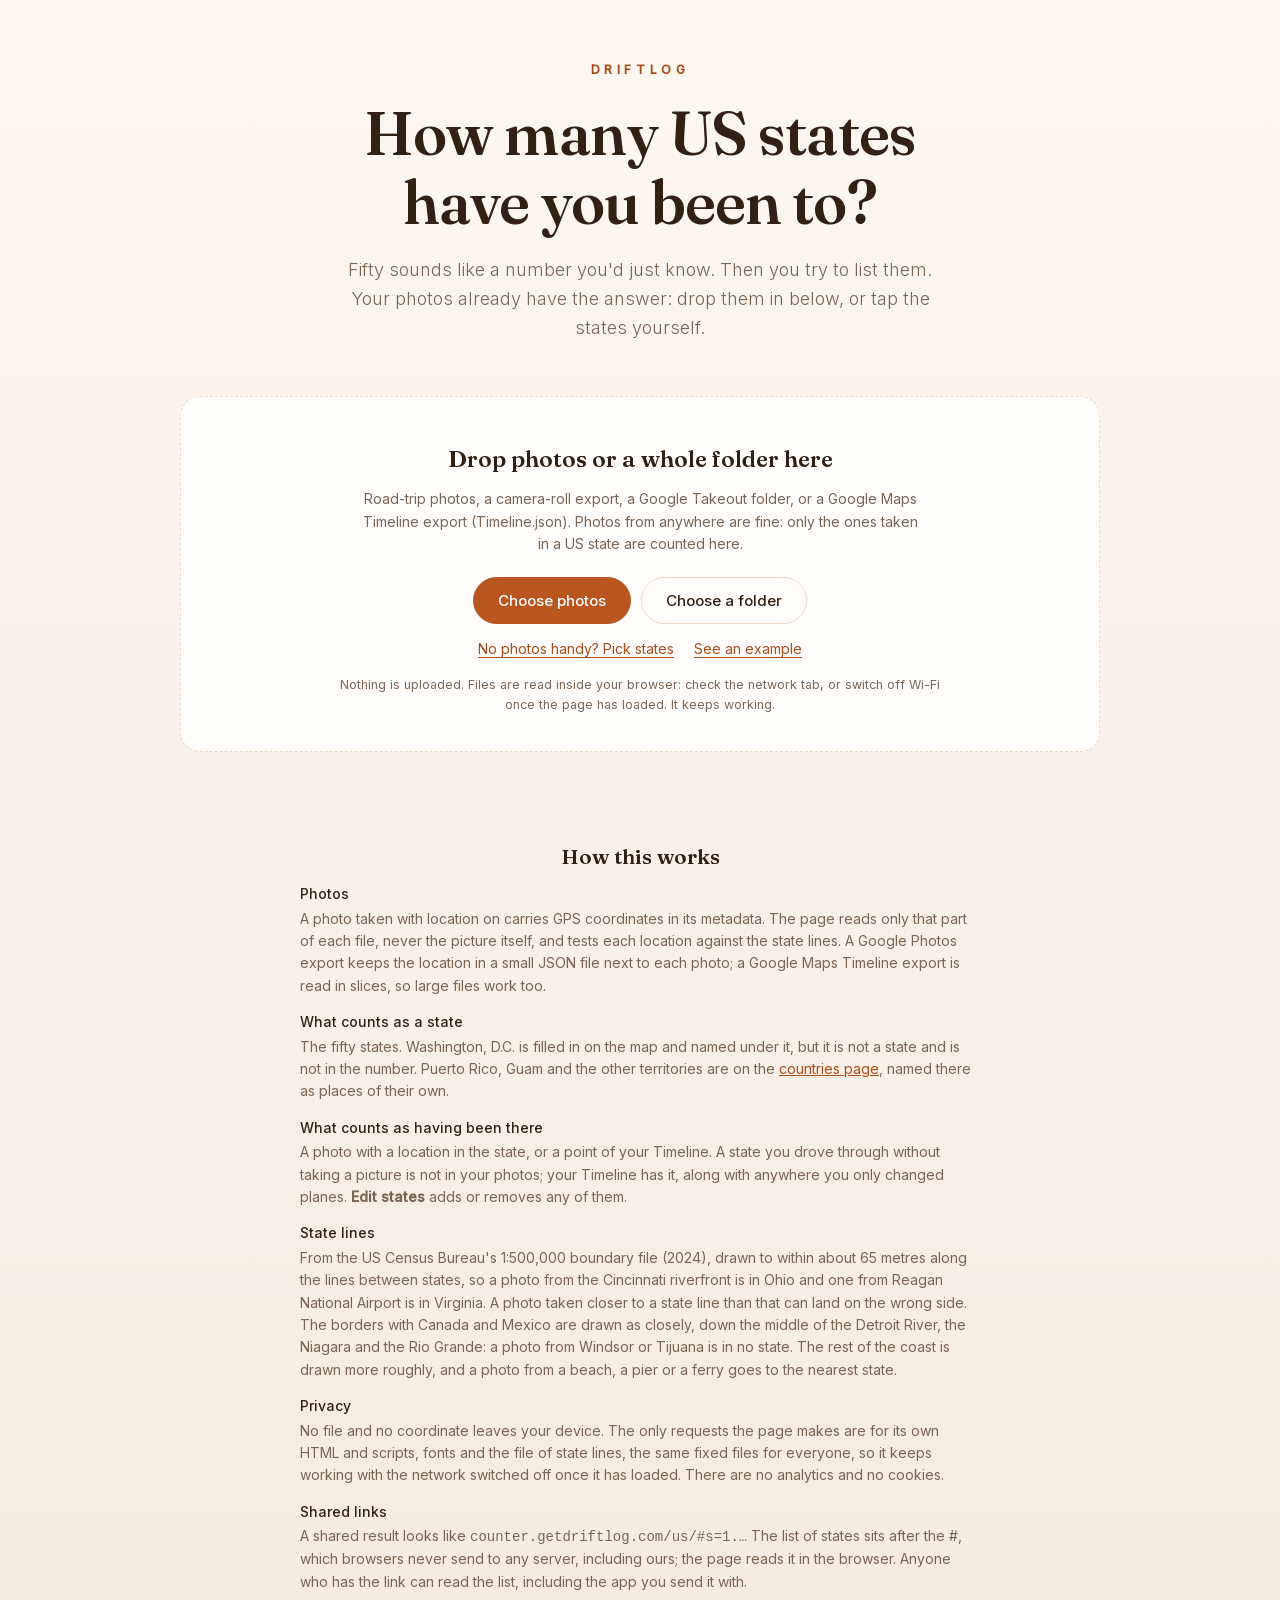
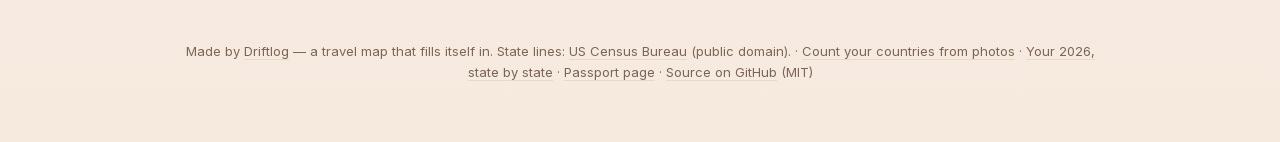
<file: us/index.html>
<!DOCTYPE html>
<html lang="en">
<head>
<meta charset="UTF-8" />
<meta name="viewport" content="width=device-width, initial-scale=1" />
<title>How many US states have you been to? Count them from your own photos</title>
<link rel="icon" type="image/png" href="/img/icon-64.png" />
<link rel="apple-touch-icon" href="/img/icon-180.png" />
<meta name="description" content="Drop in your photos or a Google Maps Timeline export and see every US state you've been to on a map, or tap the states yourself. It runs in your browser: nothing is uploaded, and there is no account." />
<link rel="canonical" href="https://counter.getdriftlog.com/us/" />
<meta name="apple-itunes-app" content="app-id=6785328399, affiliate-data=pt=129098692&amp;ct=en_states_sb" />
<meta property="og:type" content="website" />
<meta property="og:site_name" content="Driftlog" />
<meta property="og:url" content="https://counter.getdriftlog.com/us/" />
<meta property="og:title" content="How many US states have you been to?" />
<meta property="og:description" content="Drop in your photos and watch the map of the United States fill in, state by state. Nothing is uploaded: it all runs in your browser." />
<meta property="og:image" content="https://counter.getdriftlog.com/us/og.png" />
<meta property="og:image:width" content="1200" />
<meta property="og:image:height" content="630" />
<meta property="og:image:alt" content="How many US states have you been to? An example map of the United States with some of the states filled in. getdriftlog.com/states" />
<meta name="twitter:card" content="summary_large_image" />
<meta name="twitter:title" content="How many US states have you been to?" />
<meta name="twitter:description" content="Drop in your photos and watch the map of the United States fill in, state by state. Nothing is uploaded: it all runs in your browser." />
<meta name="twitter:image" content="https://counter.getdriftlog.com/us/og.png" />
<script type="application/ld+json">
{"@context":"https://schema.org","@type":"WebApplication","name":"Driftlog: US states counter",
"url":"https://counter.getdriftlog.com/us/","applicationCategory":"TravelApplication",
"operatingSystem":"Any (runs in the browser)",
"offers":{"@type":"Offer","price":"0","priceCurrency":"USD"},
"description":"Counts how many of the 50 US states you have been to from the GPS coordinates stored in your own photos or a Google Maps Timeline export, and draws them on a map. States can also be picked by hand. Runs entirely in the browser: no upload, no account.",
"author":{"@type":"Person","name":"Akira Takashima"},
"publisher":{"@type":"Organization","name":"Shiori Studio"}}
</script>
<link rel="stylesheet" href="/fonts.css" />
<style>
  *{margin:0;padding:0;box-sizing:border-box}
  [hidden]{display:none!important}
  /* As on the counter: --muted2 and --accent-t for small text, --accent-d under white text (WCAG AA on cream2). */
  :root{
    --cream:#FCF7F0; --cream2:#F6EADF; --ink:#322014; --muted:#7A6555; --muted2:#7D6656;
    --accent:#D6692E; --accent-d:#B9561F; --accent-t:#A84D1B; --line:#EAD9C9; --card:#FFFDFB; --tint:#FFF6EE;
  }
  html{-webkit-text-size-adjust:100%}
  body{font-family:"Inter",-apple-system,BlinkMacSystemFont,"Segoe UI",sans-serif;background:linear-gradient(180deg,var(--cream) 0%,var(--cream2) 100%);
    color:var(--ink);min-height:100vh;line-height:1.6}
  .wrap{max-width:960px;margin:0 auto;padding:0 20px}
  header{text-align:center;padding:60px 0 22px}
  .kicker{font-size:12px;letter-spacing:.38em;font-weight:600;color:var(--accent-t);text-transform:uppercase}
  .kicker a{color:inherit;text-decoration:none}
  h1{font-family:"Fraunces",Georgia,serif;font-weight:600;font-size:clamp(34px,6vw,60px);line-height:1.14;margin-top:20px;letter-spacing:-.015em;text-wrap:balance}
  .lead{font-weight:300;color:var(--muted);margin:20px auto 0;max-width:600px;font-size:clamp(15px,2.1vw,18px)}
  .drop{margin:32px 0 0;background:var(--card);border:1.5px dashed var(--line);border-radius:20px;padding:44px 24px 36px;text-align:center;
    transition:border-color .18s,background .18s}
  .drop.over{border-color:var(--accent);background:var(--tint)}
  .drop h2{font-family:"Fraunces",Georgia,serif;font-weight:600;font-size:23px;text-wrap:balance}
  .drop .what{color:var(--muted);font-size:14px;margin:10px auto 0;max-width:560px}
  .btns{display:flex;gap:10px;justify-content:center;flex-wrap:wrap;margin-top:22px}
  .btn{font-family:inherit;font-weight:500;font-size:15px;padding:13px 24px;border-radius:999px;cursor:pointer;
    border:1px solid var(--line);background:var(--card);color:var(--ink);text-decoration:none;display:inline-block}
  .btn.primary{background:var(--accent-d);border-color:var(--accent-d);color:#fff}
  .btn.primary:hover{background:var(--accent-t);border-color:var(--accent-t)}
  .btn:hover{border-color:var(--accent)}
  .btn:focus-visible,.linkbtn:focus-visible,a:focus-visible{outline:2px solid var(--accent);outline-offset:3px}
  .linkbtn{font:inherit;font-size:14px;background:none;border:0;color:var(--accent-t);text-decoration:underline;text-underline-offset:3px;cursor:pointer;margin-top:16px}
  .alts{display:flex;gap:4px 20px;justify-content:center;flex-wrap:wrap;margin-top:14px}
  .alts .linkbtn{margin-top:0}
  .note{font-size:12.5px;color:var(--muted2);margin:14px auto 0;max-width:620px;text-align:center}
  .note a,.how a,.also a,.appline a,#status a,.mobile-note a{color:var(--accent-t)}
  .note code{font-size:12px;word-break:break-all;color:var(--muted)}
  .mobile-note{display:none;margin:16px auto 0;max-width:520px;font-size:13.5px;color:var(--ink);background:var(--tint);border:1px solid var(--line);border-radius:12px;padding:12px 14px;text-align:left}
  .is-mobile .mobile-note{display:block}
  .is-mobile #pickDir{display:none}
  #status{text-align:center;color:var(--muted);font-size:14px;margin:18px auto 0;min-height:22px;max-width:640px}
  .bar{height:4px;background:var(--line);border-radius:4px;overflow:hidden;max-width:420px;margin:10px auto 0;display:none}
  .bar.on{display:block}
  .bar i{display:block;height:100%;width:0;background:var(--accent);transition:width .2s}
  .recv{text-align:center;padding:52px 0 0}
  .recv h1{margin-top:16px}
  .recv .lead{margin-top:14px}
  .recv canvas{margin-top:26px}
  .recv-mode header{display:none}
  .result{margin-top:30px}
  .example-flag{text-align:center;margin-bottom:12px;font-size:12px;letter-spacing:.2em;font-weight:600;text-transform:uppercase;color:var(--accent-t)}
  .count{text-align:center;margin-bottom:12px}
  .count .n{font-family:"Fraunces",Georgia,serif;font-weight:600;font-size:clamp(56px,13vw,110px);line-height:1;color:var(--accent);font-variant-numeric:tabular-nums}
  .count .lbl{font-size:15px;color:var(--muted);margin-top:8px}
  canvas{width:100%;height:auto;display:block;border-radius:18px;background:var(--card);border:1px solid var(--line)}
  .list{display:flex;flex-wrap:wrap;gap:8px;margin-top:22px;justify-content:center}
  .chip{background:var(--card);border:1px solid var(--line);border-radius:999px;padding:6px 14px;font-size:13.5px;font-variant-numeric:tabular-nums}
  .chip b{font-weight:500}
  .chip span{color:var(--muted)}
  .also{text-align:center;color:var(--muted);font-size:13.5px;margin:14px auto 0;max-width:620px}
  .stats{text-align:center;color:var(--muted2);font-size:12.5px;margin-top:12px;font-variant-numeric:tabular-nums}
  .actions{display:flex;gap:12px;justify-content:center;margin-top:24px;flex-wrap:wrap}
  .appline{text-align:center;font-size:14px;color:var(--muted);margin:30px auto 0;max-width:600px;background:var(--card);border:1px solid var(--line);border-radius:16px;padding:16px 18px}
  .appline a{font-weight:500}
  .how{margin:48px auto 0;max-width:680px;font-size:14px;color:var(--muted)}
  .how h3{font-family:"Fraunces",Georgia,serif;font-weight:600;font-size:21px;color:var(--ink);margin-bottom:10px;text-align:center}
  .how dl{display:grid;gap:14px}
  .how dt{color:var(--ink);font-weight:500}
  .how dd{margin-top:2px}
  footer{text-align:center;padding:48px 0 60px;color:var(--muted2);font-size:13px}
  footer a{color:var(--muted);text-decoration:none;border-bottom:1px solid var(--line)}
  @media (prefers-reduced-motion: reduce){ .bar i{transition:none} }
</style>
</head>
<body>
<div class="wrap">
  <section class="recv" id="recv" hidden aria-label="A shared map">
    <div class="kicker">A shared map</div>
    <h1 id="recvTitle">0 of 50 states</h1>
    <p class="lead">Someone sent you the states they've been to. Which have you been to?</p>
    <canvas id="recvMap" width="1200" height="700" role="img" aria-label="Map of the United States with the shared states filled in"></canvas>
    <div class="list" id="recvList"></div>
    <div class="btns"><button class="btn primary" id="recvPick" type="button">Pick yours</button></div>
    <button class="linkbtn" id="recvPhotos" type="button">or count yours from photos or a Google Maps Timeline file</button>
    <p class="note" id="recvNote">The list of states sits after the # in this link, which browsers never send to any server, including ours.</p>
  </section>

  <header>
    <div class="kicker"><a href="/">Driftlog</a></div>
    <h1>How many US states<br>have you been to?</h1>
    <p class="lead">Fifty sounds like a number you'd just know. Then you try to list them. Your photos already have the answer: drop them in below, or tap the states yourself.</p>
  </header>

  <section class="drop" id="drop" aria-label="Add photos or location files">
    <h2>Drop photos or a whole folder here</h2>
    <p class="what">Road-trip photos, a camera-roll export, a Google Takeout folder, or a Google Maps Timeline export (Timeline.json). Photos from anywhere are fine: only the ones taken in a US state are counted here.</p>
    <div class="btns">
      <button class="btn primary" id="pickFiles" type="button">Choose photos</button>
      <button class="btn" id="pickDir" type="button">Choose a folder</button>
    </div>
    <div class="alts">
      <button class="linkbtn" id="pickBtn" type="button">No photos handy? Pick states</button>
      <button class="linkbtn" id="exampleBtn" type="button">See an example</button>
    </div>
    <input type="file" id="fileInput" multiple hidden accept="image/*,video/*,.heic,.heif,.dng,.tif,.tiff,.json,application/json" />
    <input type="file" id="dirInput" hidden webkitdirectory multiple />
    <p class="mobile-note" id="mobileNote">On iPhone: tap <b>Choose photos</b>, pick from your Photo Library and leave <b>“Location Is Included”</b> on (it is by default). A few hundred photos at a time works well, and each batch adds to your map (<b>Add more photos</b> under it). Exported your Google Maps Timeline? Tap <b>Choose photos</b> → <b>Choose Files</b> and pick <code>location-history.json</code> (<a href="https://getdriftlog.com/google-maps-timeline-countries/">how to export it</a>).</p>
    <p class="note">Nothing is uploaded. Files are read inside your browser: check the network tab, or switch off Wi-Fi once the page has loaded. It keeps working.</p>
  </section>
  <section id="picker" hidden aria-label="Pick states"></section>
  <div id="status" role="status" aria-live="polite"></div>
  <div class="bar" id="bar"><i></i></div>

  <section class="result" id="result" hidden aria-label="Your states">
    <div class="example-flag" id="exFlag" hidden>Example — not your photos</div>
    <div class="count" id="countBox" tabindex="-1"><div class="n" id="num">0</div><div class="lbl" id="lbl">states</div></div>
    <canvas id="map" width="1200" height="1150" role="img" aria-label="Map of the United States with the states found in your files filled in"></canvas>
    <div class="list" id="list"></div>
    <p class="also" id="also"></p>
    <p class="also" id="abroad"></p>
    <p class="stats" id="stats"></p>
    <div class="actions">
      <button class="btn primary" id="share" type="button">Share</button>
      <button class="btn" id="save" type="button">Save this image</button>
      <button class="btn" id="edit" type="button">Edit states</button>
      <button class="btn" id="addMore" type="button" hidden>Add more photos</button>
      <button class="btn" id="again" type="button">Start over</button>
    </div>
    <p class="note" id="linkNote" hidden>Your link: <code id="linkTail"></code><br>Your list of states sits after the #, which browsers never send to any server, including ours. Anyone you send the link to, and the app you send it with, can read the list.</p>
    <p class="appline">In the Driftlog app, for iPhone and Android, your home country gets a map of its own. For the United States that is this map, state by state, and it fills itself in as you go. <a id="appLink" href="https://apps.apple.com/app/id6785328399?ppid=5a2b9909-a132-4847-9b8b-75121e8f78e1&amp;pt=129098692&amp;ct=en_states&amp;mt=8" rel="noopener">See it on the App Store</a> · <a href="https://play.google.com/store/apps/details?id=com.shioristudio.zubotabi" rel="noopener">Google Play</a></p>
    <p class="also">Just this year? <a href="/us/2026/">Make your 2026 card, state by state</a>. Been abroad too? <a href="/">Count your countries</a> the same way.</p>
  </section>

  <section class="how" aria-label="How this page works">
    <h3>How this works</h3>
    <dl>
      <div><dt>Photos</dt><dd>A photo taken with location on carries GPS coordinates in its metadata. The page reads only that part of each file, never the picture itself, and tests each location against the state lines. A Google Photos export keeps the location in a small JSON file next to each photo; a Google Maps Timeline export is read in slices, so large files work too.</dd></div>
      <div><dt>What counts as a state</dt><dd>The fifty states. Washington, D.C. is filled in on the map and named under it, but it is not a state and is not in the number. Puerto Rico, Guam and the other territories are on the <a href="/">countries page</a>, named there as places of their own.</dd></div>
      <div><dt>What counts as having been there</dt><dd>A photo with a location in the state, or a point of your Timeline. A state you drove through without taking a picture is not in your photos; your Timeline has it, along with anywhere you only changed planes. <b>Edit states</b> adds or removes any of them.</dd></div>
      <div><dt>State lines</dt><dd>From the US Census Bureau's 1:500,000 boundary file (2024), drawn to within about 65 metres along the lines between states, so a photo from the Cincinnati riverfront is in Ohio and one from Reagan National Airport is in Virginia. A photo taken closer to a state line than that can land on the wrong side. The borders with Canada and Mexico are drawn as closely, down the middle of the Detroit River, the Niagara and the Rio Grande: a photo from Windsor or Tijuana is in no state. The rest of the coast is drawn more roughly, and a photo from a beach, a pier or a ferry goes to the nearest state.</dd></div>
      <div><dt>Privacy</dt><dd>No file and no coordinate leaves your device. The only requests the page makes are for its own HTML and scripts, fonts and the file of state lines, the same fixed files for everyone, so it keeps working with the network switched off once it has loaded. There are no analytics and no cookies.</dd></div>
      <div><dt>Shared links</dt><dd>A shared result looks like <code>counter.getdriftlog.com/us/#s=1.…</code> The list of states sits after the #, which browsers never send to any server, including ours; the page reads it in the browser. Anyone who has the link can read the list, including the app you send it with.</dd></div>
    </dl>
  </section>

  <footer>
    Made by <a href="https://getdriftlog.com" rel="noopener">Driftlog</a> — a travel map that fills itself in. State lines: <a href="https://www.census.gov/geographies/mapping-files/time-series/geo/cartographic-boundary.html" rel="noopener">US Census Bureau</a> (public domain). · <a href="/">Count your countries from photos</a> · <a href="/us/2026/">Your 2026, state by state</a> · <a href="/passport/">Passport page</a> · <a href="https://github.com/anegogo/driftlog-counter" rel="noopener">Source on GitHub</a> (MIT)
  </footer>
</div>

<script src="/kit.js"></script>
<script src="/scan.js"></script>
<script src="/us/states.js"></script>
<script>
'use strict';
const Kit = window.DriftlogKit;       // sharing, colours, the App Store link: /kit.js
const Scan = window.DriftlogScan;     // a location and a date out of each file: /scan.js
const States = window.DriftlogStates; // the 50, their lines, the map, the card, the picker: /us/states.js
const $ = s => document.querySelector(s);
const statusEl = $('#status'), barEl = $('#bar'), barFill = $('#bar i'), canvas = $('#map');
const IS_MOBILE = /iPhone|iPad|iPod|Android/i.test(navigator.userAgent) || (navigator.platform === 'MacIntel' && navigator.maxTouchPoints > 1);
const IS_IOS = /iPhone|iPad|iPod/i.test(navigator.userAgent) || (navigator.platform === 'MacIntel' && navigator.maxTouchPoints > 1);
const IS_ANDROID = /Android/i.test(navigator.userAgent);
if (IS_MOBILE) document.body.classList.add('is-mobile');
if (IS_ANDROID) $('#mobileNote').innerHTML = 'On Android, the browser removes the location from photos you pick, so photos won’t count here. <b>Pick states</b> by hand, choose a <b>Google Maps Timeline export</b> (Timeline.json), or open this page on a computer.';
if (!('webkitdirectory' in document.createElement('input'))) $('#pickDir').style.display = 'none';

const STORE_KEY = 'driftlog-states', TITLE = document.title;
const FONTS = ['600 132px Fraunces', '300 38px Inter', '300 27px Inter', '400 24px Inter', '600 25px Inter'];
function setStatus(t, html){ if (html) statusEl.innerHTML = t; else statusEl.textContent = t; }
function setProgress(f){ if (f == null){ barEl.classList.remove('on'); return; } barEl.classList.add('on'); barFill.style.width = Math.round(f * 100) + '%'; }
const fmt = n => n.toLocaleString('en-US');
const tick = () => new Promise(r => setTimeout(r, 0));
const scrollToEl = el => el.scrollIntoView({ behavior: matchMedia('(prefers-reduced-motion: reduce)').matches ? 'auto' : 'smooth', block: 'start' });
const sameSet = (a, b) => a.size === b.size && [...a].every(x => b.has(x));

// ---------- borders and fonts ----------
let FEATS = null, stateOf = null;
const loadFonts = () => document.fonts && document.fonts.load ? Promise.all(FONTS.map(f => document.fonts.load(f))).catch(() => {}) : Promise.resolve();
async function ready(){
  if (FEATS) return;
  const req = States.load();
  req.catch(() => {});
  await loadFonts();               // the image is drawn on a canvas, which falls back to Georgia if Fraunces is not in yet
  setStatus('Loading the map…');
  FEATS = await req.catch(() => { throw new Error('The map file did not load. Reload the page and try again.'); });
  stateOf = States.locator(FEATS);
  setStatus('');
}
// Fetched once the page is idle, so files dropped later are read even with the network switched off.
(window.requestIdleCallback || (f => setTimeout(f, 1200)))(() => { States.load().catch(() => {}); loadFonts(); });
// Index of the state (or the District) a point is in, or -1: abroad, out at sea, or across the border.
function place(lon, lat){
  const s = stateOf(lon, lat);
  return s < 0 ? -1 : Math.floor(s / 10000);
}

// ---------- what is on the page ----------
// files: the count from files: { agg: Map state index -> { n, y0 }, stats, keys, located }. It grows a batch at a
// time ("Add more photos") and stays until Start over or a list picked from scratch.
// state: what the image shows: { codes: Set, years: Map | null, src, base, example }.
// RECV: a list that came in a link from someone else, shown above everything.
let files = null, state = null, RECV = null, prepared = null, busy = false, drawing = 0;
const fileKey = f => f.name + '\n' + f.size;

// ---------- reading files ----------
async function handle(list, { adding = false } = {}){
  if (busy) return;
  busy = true;
  try {
    await ready();
    const prev = adding && files ? files : null;
    const picked = [...list].filter(f => f && !f.name.startsWith('.'));
    const all = prev ? picked.filter(f => !prev.keys.has(fileKey(f))) : picked;
    if (prev && picked.length && !all.length){ setStatus(picked.length === 1 ? 'That file was counted already.' : `Those ${fmt(picked.length)} files were counted already.`); return; }
    const media = all.filter(f => Scan.KIND(f.name) && Scan.KIND(f.name) !== 'json');
    const jsons = all.filter(f => Scan.KIND(f.name) === 'json');
    if (!media.length && !jsons.length){
      setStatus(all.length ? `None of those ${fmt(all.length)} files are photos, videos or location exports I can read.` : 'Nothing to read in that selection.');
      return;
    }
    const run = prev || { agg: new Map(), stats: { media: 0, withLoc: 0, sidecars: 0, points: 0, elsewhere: 0 }, keys: new Set(), located: new Map() };
    const { agg, stats, located, keys } = run, before = new Set(agg.keys());
    for (const f of all) keys.add(fileKey(f));
    stats.media += media.length;
    const add = (lon, lat, year) => {
      const i = place(lon, lat);
      if (i < 0) stats.elsewhere++;
      else {
        let a = agg.get(i);
        if (!a) agg.set(i, a = { n: 0, y0: null });
        a.n++;
        if (year && (a.y0 === null || year < a.y0)) a.y0 = year;
      }
      return i;
    };
    // File name -> where it was already counted: a Takeout sidecar is skipped only when its own photo (or another
    // file with the same name) already put that state on the map.
    const mark = (name, i) => { let set = located.get(name); if (!set) located.set(name, set = new Set()); set.add(i); };
    let done = 0, loc = 0;
    const total = media.length + jsons.length;
    const worker = async queue => {
      while (queue.length){
        const f = queue.shift(), r = await Scan.readMedia(f);
        if (r && r.point){ stats.withLoc++; loc++; mark(f.name.toLowerCase(), add(r.point[0], r.point[1], r.year)); }
        done++;
        if (done % 20 === 0){ setStatus(`Reading ${fmt(done)} of ${fmt(total)} files · ${fmt(loc)} with a location`); setProgress(done / total); await tick(); }
      }
    };
    const queue = media.slice();
    await Promise.all([worker(queue), worker(queue), worker(queue), worker(queue)]);
    for (const f of jsons){
      if (f.size < 256 * 1024){
        let o = null;
        try { o = JSON.parse(await f.text()); } catch (e){ o = null; }
        const sc = Scan.sidecar(o);
        if (sc){
          const i = sc.point ? place(sc.point[0], sc.point[1]) : -1, seen = located.get(sc.title.toLowerCase());
          if (sc.point && !(seen && seen.has(i))){ stats.sidecars++; mark(sc.title.toLowerCase(), add(sc.point[0], sc.point[1], sc.year)); }
          done++;
          continue;
        }
      }
      await Scan.scanLocationFile(f, (p, year) => { stats.points++; add(p[0], p[1], year); },
        frac => { setStatus(`Reading ${f.name} · ${Math.round(frac * 100)}% · ${fmt(stats.points)} location points`); setProgress(frac); });
      done++;
    }
    setProgress(null);
    files = run;
    showCount({ added: prev ? { total, before } : null });
  } catch (e){
    setProgress(null);
    setStatus(e && e.message ? e.message : 'Something went wrong while reading those files.');
  } finally { busy = false; }
}
// The count from files on the page. added: { total, before } when a batch was added to a count already there.
function showCount({ added = null } = {}){
  const { agg, stats } = files, any = stats.withLoc + stats.sidecars + stats.points;
  if (!agg.size){
    state = null; $('#result').hidden = true;
    if (!any){
      if (IS_IOS) setStatus(`None of those ${fmt(stats.media)} photos had a location in them. In the photo picker, check that “Location Is Included” is on (switch it under Options), and that the camera had location turned on. Or pick your states by hand.`);
      else if (IS_ANDROID) setStatus(`None of those ${fmt(stats.media)} files had a location in them. Android removes it from photos picked in a browser. Pick your states by hand, or use a Google Maps Timeline export.`);
      else setStatus(`None of those ${fmt(stats.media)} files had a location saved in them. Photos taken with location turned off for the camera carry no coordinates.`);
    }
    else setStatus(`Read ${fmt(any)} locations, but none of them is in a US state. <a href="/">Count your countries</a> with the same files, or add photos from a trip in the States.`, true);
    return;
  }
  const codes = new Set(), years = new Map();
  for (const [i, a] of agg){ const code = States.LIST[i].code; codes.add(code); if (a.y0) years.set(code, a.y0); }
  const fromPhotos = stats.withLoc + stats.sidecars > 0, fromTimeline = stats.points > 0;
  state = { codes, years: years.size ? years : null, src: fromPhotos && fromTimeline ? 'both' : fromTimeline ? 'timeline' : 'photos', base: null, example: false };
  render(true);
  const n = States.countOf(codes);
  if (added){
    const was = States.countOf([...added.before].map(i => States.LIST[i].code)), fs = added.total === 1 ? 'file' : 'files';
    setStatus(n > was ? `Added ${fmt(added.total)} ${fs}: ${was} → ${n} states. Nothing left your browser.` : `Added ${fmt(added.total)} ${fs}, but no new states: still ${n}.`);
  }
  else setStatus('Done. Nothing left your browser.');
}

// ---------- picking by hand ----------
const pickerEl = $('#picker');
function closePicker(){ pickerEl.hidden = true; pickerEl.innerHTML = ''; }
const focusOn = el => { if (el) el.focus({ preventScroll: true }); };
// editing: an image is on the page and its list is being changed; otherwise the picker is the way in.
function openPicker(editing){
  const back = editing ? $('#result') : RECV ? $('#recv') : $('#drop');
  States.picker(pickerEl, {
    initial: editing && state ? state.codes : [],
    doneLabel: editing ? 'Update the map' : 'Show my map',
    onCancel: () => { closePicker(); scrollToEl(back); },
    onDone: async codes => {
      closePicker();
      try { await ready(); } catch (e){ setStatus(e.message); return; }
      if (editing && state && !state.example && sameSet(codes, state.codes)){ scrollToEl($('#result')); return focusOn($('#countBox')); }
      // A list changed by hand: a pick stays a pick; a count becomes "edited" and remembers what it was counted
      // from, and the first years of the states still in it are kept. A count from files is let go either way.
      const prev = editing && state && !state.example ? state : null, hand = !prev || prev.src === 'tap';
      const years = prev && prev.years ? new Map([...prev.years].filter(([c]) => codes.has(c))) : null;
      files = null;
      state = { codes, years: years && years.size ? years : null, src: hand ? 'tap' : 'edited', base: hand ? null : prev.src === 'edited' ? prev.base : prev.src, example: false };
      render(true);
      setStatus(codes.size ? 'Your map is ready.' : 'No states picked. Pick some to fill in the map.');
      focusOn($('#countBox'));
    },
  });
  pickerEl.hidden = false;
  scrollToEl(pickerEl);
}

// ---------- the result ----------
function shareText(st, n){
  const from = { timeline: 'Google Maps Timeline', both: 'photos and Google Maps Timeline' }[st.src] || 'photos';
  return st.src === 'tap' || st.src === 'edited' ? `I have been to ${n} of 50 US states. Which have you been to?`
    : `I have been to ${n} of 50 US states, counted from my own ${from} (nothing gets uploaded). Which have you been to?`;
}
async function render(scroll){
  const run = ++drawing, st = state, n = States.countOf(st.codes), real = !st.example && st.codes.size > 0;
  prepared = null;
  document.title = TITLE;                                        // a link from someone else had put their count in it
  $('#result').hidden = false;
  $('#exFlag').hidden = !st.example;
  $('#num').textContent = String(n);
  $('#lbl').textContent = States.statesWord(n) + (st.example ? ' in this example' : st.src === 'tap' ? ', picked by hand' : st.src === 'edited' ? ', from your files, edited by hand' : ', found in your files');
  $('#list').innerHTML = States.chips(st.codes, st.years);
  $('#also').textContent = st.codes.has(States.DC) ? 'Washington, D.C. is on the map but not in the number: it is not a state.' : '';
  const s = files && !st.example ? files.stats : null;
  $('#abroad').innerHTML = s && s.elsewhere ? `${fmt(s.elsewhere)} of the locations in those files are not in any state: abroad, or out at sea. <a href="/">Count your countries</a> with the same files.` : '';
  const bits = [];
  if (s){
    if (s.media) bits.push(`${fmt(s.media)} photos and videos read, ${fmt(s.withLoc)} with a location`);
    if (s.sidecars) bits.push(`${fmt(s.sidecars)} Google Photos location${s.sidecars === 1 ? '' : 's'}`);
    if (s.points) bits.push(`${fmt(s.points)} Timeline point${s.points === 1 ? '' : 's'}`);
  }
  $('#stats').textContent = st.example ? 'Example data: a made-up set of trips, not anyone\'s real photos.'
    : st.src === 'tap' ? 'Picked by hand from the fifty states.' : st.src === 'edited' && !s ? 'Counted from your files, then edited by hand.' : bits.join(' · ');
  $('#edit').hidden = st.example;
  $('#edit').textContent = st.src === 'tap' || st.src === 'edited' ? 'Edit states' : 'Add or remove states';
  $('#addMore').hidden = st.example || !files;
  $('#linkNote').hidden = !real;
  if (real) $('#linkTail').textContent = States.resultUrl(st.codes).replace(/^https:\/\//, '');
  $('#appLink').href = Kit.storeUrl(RECV ? 'en_states_recv' : 'en_states');
  // A real list stays in the address bar (the list only: no years, no source) and in this tab's storage, so a
  // reload gives the same page. The example and an empty list leave the address alone.
  if (real) remember(st);
  if (scroll) scrollToEl($('#result'));
  await loadFonts();
  if (run !== drawing) return;                                   // a newer list came in while the fonts were loading
  const text = States.drawStatesCard(canvas, FEATS, { codes: st.codes, src: st.example ? 'example' : st.src, base: st.base });
  const names = States.byName([...st.codes].filter(c => c !== States.DC)).map(States.nameOf).join(', ');
  canvas.setAttribute('aria-label', `${st.example ? 'Example map' : 'Map'} of the United States: ${text.n} ${text.label}${names ? ': ' + names : ''}. ${text.caption}.`);
  prepared = Kit.prepareShare(canvas, real
    ? { fileName: 'my-us-states.png', url: States.resultUrl(st.codes), text: shareText(st, n) }
    : { fileName: 'us-states-example.png', url: Kit.SITE + '/us/', text: 'A free page that counts the US states you have been to from your own photos. Nothing gets uploaded.' });
  $('#share').textContent = Kit.canShare() ? 'Share' : 'Copy link';
}

// ---------- the list in the address bar and in this tab's storage ----------
// The counter hands its count over after the #: s= (the states), y= (first years), f= (where it came from).
// Only s= stays in the address bar, so a copied address carries the list and nothing else; the rest is kept for a
// reload in this tab's sessionStorage, which may be missing or blocked (then a reload shows the list as a link
// from someone else would look).
function remember(st){
  try { history.replaceState(null, '', '/us/#' + States.linkHash(st.codes)); } catch (e){}
  try { sessionStorage.setItem(STORE_KEY, JSON.stringify({ s: States.linkHash(st.codes), years: st.years ? [...st.years] : null, src: st.src, base: st.base || null })); } catch (e){}
}
function recall(codes){
  try {
    const o = JSON.parse(sessionStorage.getItem(STORE_KEY) || 'null');
    if (!o || o.s !== States.linkHash(codes) || !States.FROM.includes(o.src)) return null;
    const years = Array.isArray(o.years) ? new Map(o.years.filter(([c, y]) => codes.has(c) && Number.isInteger(y))) : null;
    return { years: years && years.size ? years : null, src: o.src, base: o.base || null };
  } catch (e){ return null; }
}
async function openLink(link){
  try { await ready(); } catch (e){ setStatus(e.message); return; }
  const mine = link.src ? { years: link.years, src: link.src, base: link.base } : recall(link.codes);
  closePicker();
  if (mine){                                                     // handed over by the counter, or this tab's own list after a reload
    RECV = null; files = null;
    document.body.classList.remove('recv-mode'); $('#recv').hidden = true; $('#drop').hidden = false;
    state = Object.assign({ codes: link.codes, example: false }, mine);
    render(true);
    setStatus('');
    return;
  }
  RECV = link;
  const n = States.countOf(link.codes);
  document.body.classList.add('recv-mode');
  $('#recv').hidden = false; $('#drop').hidden = true; $('#result').hidden = true; state = null;
  $('#recvTitle').textContent = `${n} of 50 states`;
  document.title = `${n} of 50 US states: which have you been to?`;
  $('#recvList').innerHTML = States.chips(link.codes);
  States.drawSharedMap($('#recvMap'), FEATS, link.codes);
  setStatus('');
}

// ---------- sharing ----------
$('#share').addEventListener('click', () => Kit.share(prepared, { button: $('#share'), setStatus }));
$('#save').addEventListener('click', () => Kit.saveCanvas(canvas, state && state.example ? 'us-states-example.png' : 'my-us-states.png'));

// ---------- example ----------
// [lon, lat, year]: a made-up traveller. The image says "Example" and the line under its map says the data is not real.
const EXAMPLE = [
  [-73.99, 40.73, 2015], [-71.06, 42.36, 2015], [-75.17, 39.95, 2016], [-77.035, 38.8895, 2016], [-87.63, 41.88, 2018],
  [-104.99, 39.74, 2019], [-115.17, 36.11, 2019], [-118.24, 34.05, 2019], [-112.14, 36.05, 2019], [-122.42, 37.77, 2021],
  [-122.33, 47.61, 2021], [-157.86, 21.31, 2022], [-81.38, 28.54, 2023], [-90.07, 29.95, 2024], [-97.74, 30.27, 2024],
  [-86.78, 36.16, 2025], [-149.90, 61.22, 2026],
];
async function showExample(){
  if (busy) return;
  try {
    await ready();
    const codes = new Set(), years = new Map();
    for (const [lon, lat, y] of EXAMPLE){
      const i = place(lon, lat);
      if (i < 0) continue;
      const code = States.LIST[i].code;
      codes.add(code);
      if (!(years.get(code) <= y)) years.set(code, y);
    }
    files = null;
    state = { codes, years, src: 'example', base: null, example: true };
    closePicker();
    render(true);
    setStatus('This is an example. Drop your own photos above, or pick your states, to see yours.');
  } catch (e){ setStatus(e && e.message ? e.message : 'The example did not load.'); }
}

// ---------- wiring ----------
const drop = $('#drop');
// Files chosen or dropped while a count from files is on the page are added to it (see handle). The input is
// emptied first, so choosing the same files again still reports back.
const choose = input => () => { if (busy) return; input.value = ''; input.click(); };
$('#pickFiles').addEventListener('click', choose($('#fileInput')));
$('#addMore').addEventListener('click', choose($('#fileInput')));
$('#pickDir').addEventListener('click', choose($('#dirInput')));
$('#fileInput').addEventListener('change', e => handle(e.target.files, { adding: true }));
$('#dirInput').addEventListener('change', e => handle(e.target.files, { adding: true }));
$('#exampleBtn').addEventListener('click', showExample);
$('#pickBtn').addEventListener('click', () => openPicker(false));
$('#edit').addEventListener('click', () => { if (state && !state.example) openPicker(true); });
$('#recvPick').addEventListener('click', () => openPicker(false));
$('#recvPhotos').addEventListener('click', () => { closePicker(); drop.hidden = false; scrollToEl(drop); });
$('#again').addEventListener('click', () => {
  files = null; state = null; prepared = null; drawing++;
  $('#result').hidden = true; closePicker(); setStatus(''); setProgress(null);
  $('#fileInput').value = ''; $('#dirInput').value = '';
  try { sessionStorage.removeItem(STORE_KEY); } catch (e){}
  if (!RECV){ try { history.replaceState(null, '', '/us/'); } catch (e){} }
  (drop.hidden ? $('#recv') : drop).scrollIntoView({ block: 'center' });
});
['dragenter', 'dragover'].forEach(ev => drop.addEventListener(ev, e => { e.preventDefault(); drop.classList.add('over'); }));
drop.addEventListener('dragleave', e => { if (!drop.contains(e.relatedTarget)) drop.classList.remove('over'); });
drop.addEventListener('drop', async e => {
  e.preventDefault(); drop.classList.remove('over');
  const items = e.dataTransfer.items;
  const entries = items ? [...items].map(it => it.webkitGetAsEntry && it.webkitGetAsEntry()).filter(Boolean) : [];
  if (entries.some(en => en.isDirectory)){
    setStatus('Looking through folders…');
    handle(await Scan.entriesToFiles(entries, n => setStatus(`Looking through folders… ${fmt(n)} files so far`)), { adding: true });
  }
  else handle(e.dataTransfer.files, { adding: true });
});
document.addEventListener('dragover', e => e.preventDefault());
document.addEventListener('drop', e => { if (!drop.contains(e.target)) e.preventDefault(); });
{
  const link = States.readLink(location.hash);
  if (link && link.codes) openLink(link);
  else if (link) setStatus('The list in that link could not be read, so here is the counter on its own.');
  window.addEventListener('hashchange', () => { const l = States.readLink(location.hash); if (l && l.codes && !(state && !l.src && sameSet(l.codes, state.codes))) openLink(l); });
}
</script>
</body>
</html>
</file>
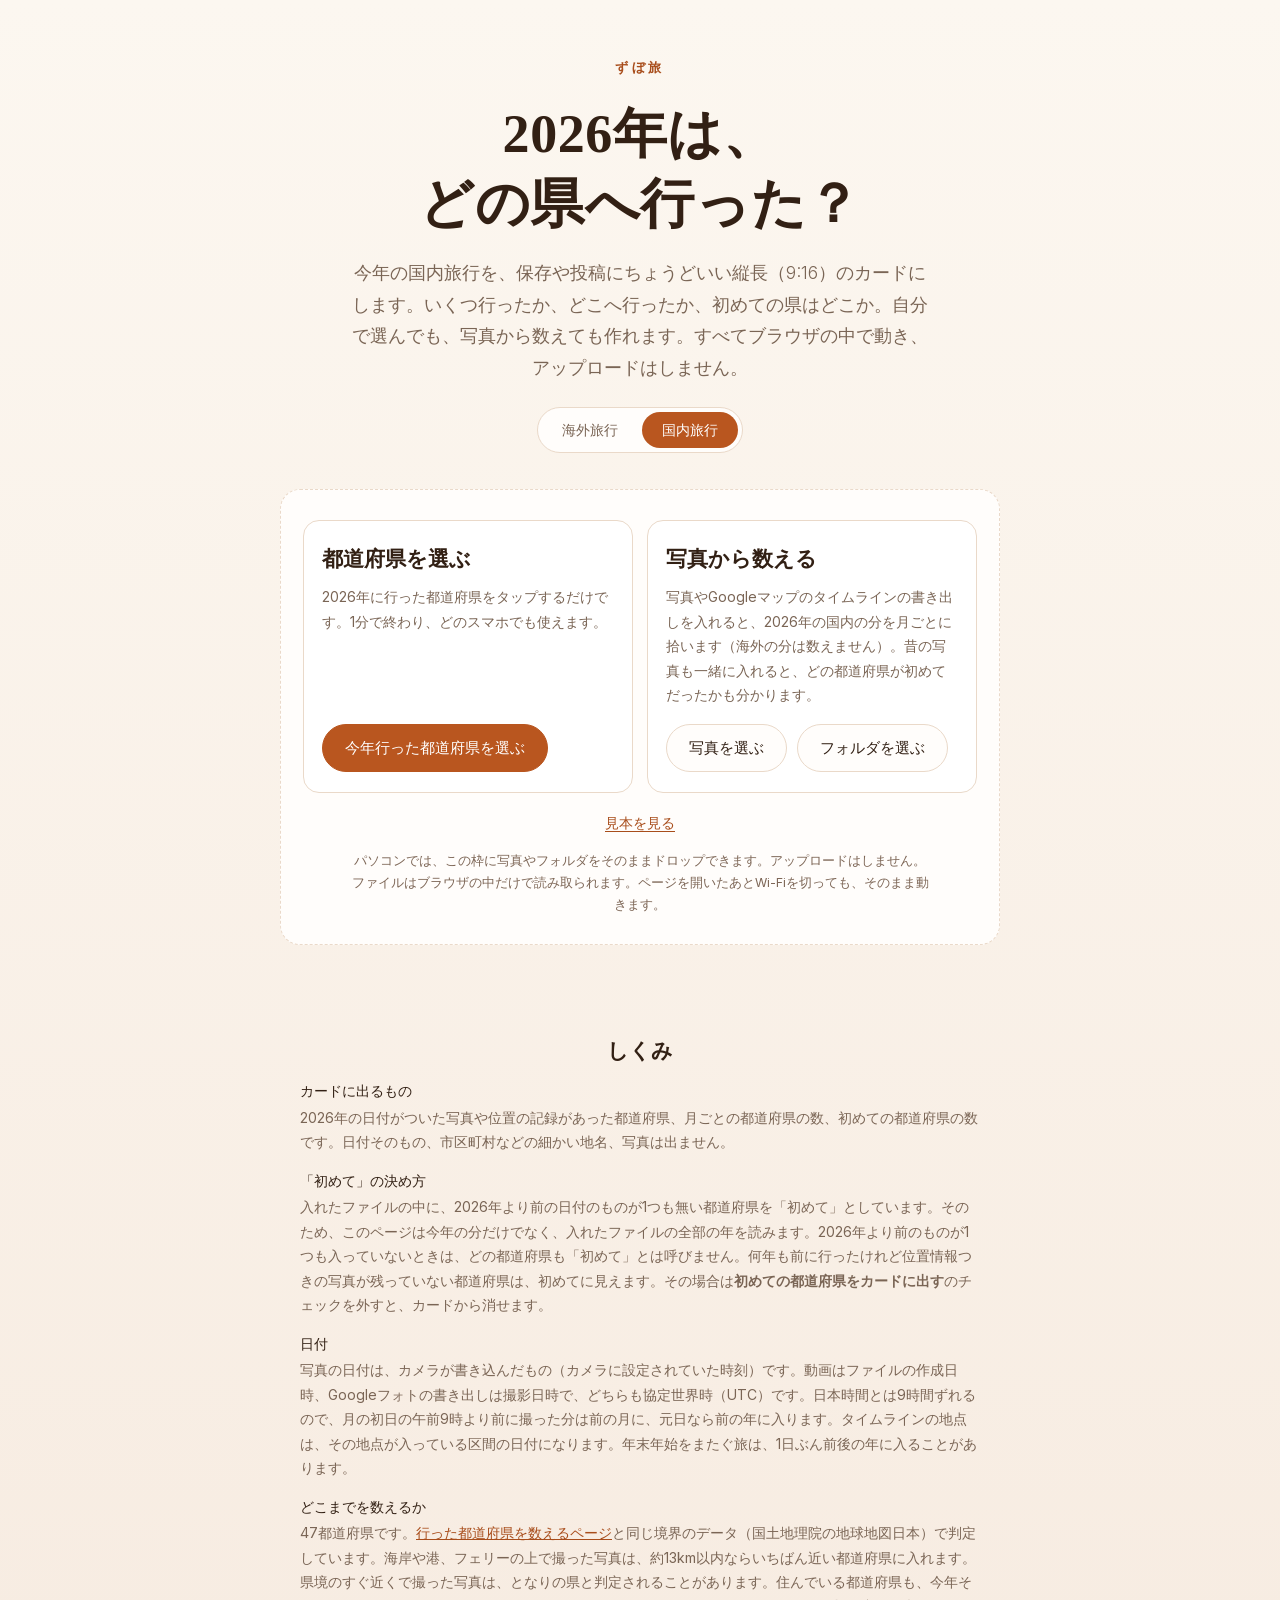
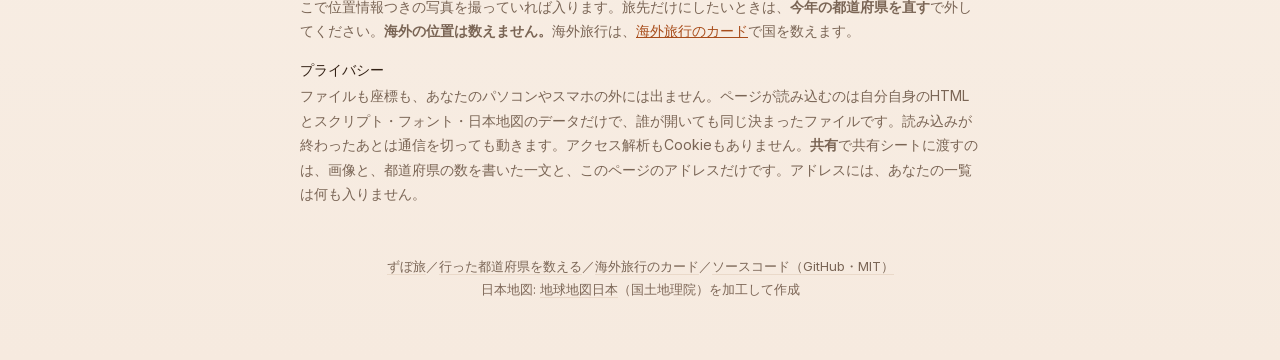
<file: ja/2026/index.html>
<!DOCTYPE html>
<html lang="ja">
<head>
<meta charset="UTF-8" />
<meta name="viewport" content="width=device-width, initial-scale=1" />
<title>2026年の旅・国内旅行 — 今年行った都道府県を1枚のカードに</title>
<link rel="icon" type="image/png" href="/img/icon-64.png" />
<link rel="apple-touch-icon" href="/img/icon-180.png" />
<meta name="description" content="2026年に国内旅行で行った都道府県を選ぶか、写真から数えると、保存や投稿に使える縦長（9:16）のカードになります。いくつ行ったか、どこへ行ったか、月ごとの数、初めての都道府県。海外旅行は国のカードに分かれています。無料で、会員登録もありません。処理はすべてブラウザの中で、アップロードはしません。" />
<link rel="canonical" href="https://counter.getdriftlog.com/ja/2026/" />
<meta name="apple-itunes-app" content="app-id=6785328399, affiliate-data=pt=129098692&amp;ct=ja_pref_2026_sb" />
<meta property="og:type" content="website" />
<meta property="og:site_name" content="ずぼ旅" />
<meta property="og:locale" content="ja_JP" />
<meta property="og:url" content="https://counter.getdriftlog.com/ja/2026/" />
<meta property="og:title" content="2026年、どの県へ行った？" />
<meta property="og:description" content="今年の国内旅行を1枚のカードに。いくつ行ったか、どこへ行ったか、初めての県はどこか。1分で選ぶか、写真から数えます。アップロードはしません。" />
<meta property="og:image" content="https://counter.getdriftlog.com/ja/2026/og.png" />
<meta property="og:image:width" content="1200" />
<meta property="og:image:height" content="630" />
<meta property="og:image:alt" content="2026年、どの県へ行った？ 見本のカード：1年分の国内旅行の都道府県を塗った日本地図（見本のデータ）。counter.getdriftlog.com/ja/2026" />
<meta name="twitter:card" content="summary_large_image" />
<meta name="twitter:title" content="2026年、どの県へ行った？" />
<meta name="twitter:description" content="今年の国内旅行を1枚のカードに。いくつ行ったか、どこへ行ったか、初めての県はどこか。1分で選ぶか、写真から数えます。アップロードはしません。" />
<meta name="twitter:image" content="https://counter.getdriftlog.com/ja/2026/og.png" />
<script type="application/ld+json">
{"@context":"https://schema.org","@type":"WebApplication","name":"2026年の旅・国内旅行（ずぼ旅）",
"url":"https://counter.getdriftlog.com/ja/2026/","applicationCategory":"TravelApplication",
"operatingSystem":"ブラウザで動作","inLanguage":"ja",
"offers":{"@type":"Offer","price":"0","priceCurrency":"JPY"},
"description":"1年分の国内旅行を縦長（9:16）の画像にします。2026年に行った都道府県、月ごとの数、初めての都道府県。都道府県は手で選ぶか、自分の写真に入っているGPSの座標と日付、Googleマップのタイムラインの書き出しから数えます。処理はすべてブラウザの中で完結し、アップロードも会員登録も不要です。",
"author":{"@type":"Person","name":"高島彬"},
"publisher":{"@type":"Organization","name":"Shiori Studio"}}
</script>
<link rel="stylesheet" href="/fonts.css" />
<style>
  *{margin:0;padding:0;box-sizing:border-box}
  [hidden]{display:none!important}
  /* 英語版 /2026/ と同じ。書体と見出しだけ日本語カウンターに合わせてある（counter-tools/build_2026_ja.py が作る）。 */
  :root{
    --cream:#FCF7F0; --cream2:#F6EADF; --ink:#322014; --muted:#7A6555; --muted2:#7D6656;
    --accent:#D6692E; --accent-d:#B9561F; --accent-t:#A84D1B; --line:#EAD9C9; --card:#FFFDFB; --tint:#FFF6EE;
  }
  html{-webkit-text-size-adjust:100%}
  body{font-family:"Inter",-apple-system,BlinkMacSystemFont,"Hiragino Sans","Hiragino Kaku Gothic ProN","Noto Sans JP","Yu Gothic Medium","Meiryo",sans-serif;background:linear-gradient(180deg,var(--cream) 0%,var(--cream2) 100%);
    color:var(--ink);min-height:100vh;line-height:1.75}
  .wrap{max-width:760px;margin:0 auto;padding:0 20px}
  header{text-align:center;padding:56px 0 6px}
  .kicker{font-size:13px;letter-spacing:.3em;font-weight:600;color:var(--accent-t)}
  .kicker a{color:inherit;text-decoration:none}
  h1{font-family:"Hiragino Mincho ProN","Yu Mincho","YuMincho","Noto Serif JP",serif;font-weight:600;font-size:clamp(31px,5.6vw,54px);line-height:1.3;margin-top:20px;letter-spacing:.01em}
  .lead{font-weight:300;color:var(--muted);margin:18px auto 0;max-width:580px;font-size:clamp(15px,2.1vw,18px)}
  .drop{margin:30px 0 0;background:var(--card);border:1.5px dashed var(--line);border-radius:20px;padding:30px 22px 28px;text-align:center;
    transition:border-color .18s,background .18s}
  .drop.over{border-color:var(--accent);background:var(--tint)}
  .ways{display:grid;grid-template-columns:1fr 1fr;gap:14px;text-align:left}
  .way{border:1px solid var(--line);border-radius:16px;padding:20px 18px;background:#fff;display:flex;flex-direction:column}
  .way h2{font-family:"Hiragino Mincho ProN","Yu Mincho","YuMincho","Noto Serif JP",serif;font-weight:600;font-size:21px}
  .way p{color:var(--muted);font-size:14px;margin:8px 0 16px;flex:1}
  .way .btns{justify-content:flex-start;margin-top:0}
  .btns{display:flex;gap:10px;justify-content:center;flex-wrap:wrap;margin-top:22px}
  .btn{font-family:inherit;font-weight:500;font-size:15px;padding:13px 22px;border-radius:999px;cursor:pointer;
    border:1px solid var(--line);background:var(--card);color:var(--ink);text-decoration:none;display:inline-block}
  .btn.primary{background:var(--accent-d);border-color:var(--accent-d);color:#fff}
  .btn.primary:hover{background:var(--accent-t);border-color:var(--accent-t)}
  .btn:hover{border-color:var(--accent)}
  .btn:focus-visible,.linkbtn:focus-visible,a:focus-visible,summary:focus-visible,h2:focus-visible{outline:2px solid var(--accent);outline-offset:3px}
  .linkbtn{font:inherit;font-size:14px;background:none;border:0;color:var(--accent-t);text-decoration:underline;text-underline-offset:3px;cursor:pointer;margin-top:18px}
  .note{font-size:12.5px;color:var(--muted2);margin:14px auto 0;max-width:580px}
  .note a,.how a,.also a,#status a,.mobile-note a{color:var(--accent-t)}
  .mobile-note{display:none;margin:16px auto 0;max-width:540px;font-size:13.5px;color:var(--ink);background:var(--tint);border:1px solid var(--line);border-radius:12px;padding:12px 14px;text-align:left}
  .is-mobile .mobile-note{display:block}
  .is-mobile #pickDir{display:none}
  #status{text-align:center;color:var(--muted);font-size:14px;margin:18px auto 0;min-height:22px;max-width:600px}
  .bar{height:4px;background:var(--line);border-radius:4px;overflow:hidden;max-width:420px;margin:10px auto 0;display:none}
  .bar.on{display:block}
  .bar i{display:block;height:100%;width:0;background:var(--accent);transition:width .2s}
  .out{margin-top:34px;text-align:center}
  .out h2{font-family:"Hiragino Mincho ProN","Yu Mincho","YuMincho","Noto Serif JP",serif;font-weight:600;font-size:clamp(26px,4.4vw,34px);text-wrap:balance}
  .example-flag{margin-bottom:10px;font-size:13px;letter-spacing:.08em;font-weight:600;color:var(--accent-t)}
  .order{color:var(--muted);font-size:14px;margin:10px auto 0;max-width:560px}
  #card{display:block;width:min(100%,400px);height:auto;aspect-ratio:9/16;margin:22px auto 0;border-radius:16px;
    background:#FAF6EF;border:1px solid var(--line);box-shadow:0 14px 36px rgba(50,32,20,.12)}
  .tog{display:inline-flex;align-items:center;gap:8px;margin-top:16px;font-size:14px;color:var(--muted);cursor:pointer}
  .tog input{width:18px;height:18px;accent-color:var(--accent-d)}
  .year-list{list-style:none;margin:22px auto 0;max-width:520px;text-align:left;font-size:14.5px;border-top:1px solid var(--line)}
  .year-list li{display:flex;gap:10px;align-items:baseline;padding:9px 2px;border-bottom:1px solid var(--line)}
  .year-list b{font-weight:500}
  .year-list .mo{color:var(--muted);margin-left:auto;text-align:right;font-variant-numeric:tabular-nums}
  .year-list .new{font-size:11.5px;font-weight:600;letter-spacing:.04em;color:var(--accent-t);border:1px solid var(--line);border-radius:999px;padding:1px 8px;white-space:nowrap}
  .also{font-size:13.5px;color:var(--muted);margin:14px auto 0;max-width:560px}
  .appline{text-align:center;font-size:14px;color:var(--muted);margin:30px auto 0;max-width:560px;background:var(--card);border:1px solid var(--line);border-radius:16px;padding:16px 18px}
  .appline a{color:var(--accent-t);font-weight:500}
  .how{margin:48px auto 0;max-width:680px;font-size:14px;color:var(--muted)}
  .how h3{font-family:"Hiragino Mincho ProN","Yu Mincho","YuMincho","Noto Serif JP",serif;font-weight:600;font-size:21px;color:var(--ink);margin-bottom:10px;text-align:center}
  .how dl{display:grid;gap:14px}
  .how dt{color:var(--ink);font-weight:500}
  .how dd{margin-top:2px}
  footer{text-align:center;padding:48px 0 60px;color:var(--muted2);font-size:13px}
  footer a{color:var(--muted);text-decoration:none;border-bottom:1px solid var(--line)}
  /* 海外旅行／国内旅行の切り替え。2枚は別のページ（別のサイト）にあり、ここから行き来する。 */
  .kinds{display:inline-flex;gap:4px;margin-top:24px;padding:4px;background:var(--card);border:1px solid var(--line);border-radius:999px}
  .kinds a{font-size:14px;font-weight:500;line-height:1.4;padding:8px 20px;border-radius:999px;color:var(--muted);text-decoration:none}
  .kinds a.on{background:var(--accent-d);color:#fff}
  .kinds a:not(.on):hover{color:var(--accent-t)}
  @media (max-width:600px){ .ways{grid-template-columns:1fr} }
  @media (prefers-reduced-motion: reduce){ .bar i{transition:none} }
</style>
</head>
<body>
<div class="wrap">
  <header>
    <div class="kicker"><a href="/ja/">ずぼ旅</a></div>
    <h1>2026年は、<br>どの県へ行った？</h1>
    <p class="lead">今年の国内旅行を、保存や投稿にちょうどいい縦長（9:16）のカードにします。いくつ行ったか、どこへ行ったか、初めての県はどこか。自分で選んでも、写真から数えても作れます。すべてブラウザの中で動き、アップロードはしません。</p>
    <nav class="kinds" aria-label="海外旅行と国内旅行"><a href="https://ja-counter.getdriftlog.com/2026/">海外旅行</a><a class="on" aria-current="page" href="/ja/2026/">国内旅行</a></nav>
  </header>

  <section class="drop" id="drop" aria-label="カードを作る">
    <div class="ways">
      <div class="way">
        <h2>都道府県を選ぶ</h2>
        <p>2026年に行った都道府県をタップするだけです。1分で終わり、どのスマホでも使えます。</p>
        <div class="btns"><button class="btn primary" id="pickBtn" type="button">今年行った都道府県を選ぶ</button></div>
      </div>
      <div class="way">
        <h2>写真から数える</h2>
        <p>写真やGoogleマップのタイムラインの書き出しを入れると、2026年の国内の分を月ごとに拾います（海外の分は数えません）。昔の写真も一緒に入れると、どの都道府県が初めてだったかも分かります。</p>
        <div class="btns">
          <button class="btn" id="pickFiles" type="button">写真を選ぶ</button>
          <button class="btn" id="pickDir" type="button">フォルダを選ぶ</button>
        </div>
      </div>
    </div>
    <button class="linkbtn" id="exampleBtn" type="button">見本を見る</button>
    <input type="file" id="fileInput" multiple hidden accept="image/*,video/*,.heic,.heif,.dng,.tif,.tiff,.json,application/json" />
    <input type="file" id="dirInput" hidden webkitdirectory multiple />
    <p class="mobile-note" id="mobileNote">iPhoneでは<b>「写真を選ぶ」</b>から写真ライブラリで選び、<b>「位置情報あり」</b>になっていることを確認してください（最初からこの状態です）。一度に数百枚ずつが目安で、選ぶたびに足されていきます（カードの下の<b>「写真を追加」</b>から）。Googleマップのタイムラインを書き出した場合は、<b>「写真を選ぶ」</b>→<b>「ファイルを選択」</b>で <code>location-history.json</code> を選んでください（<a href="https://ja.getdriftlog.com/guide/google-timeline/">書き出し方</a>）。</p>
    <p class="note">パソコンでは、この枠に写真やフォルダをそのままドロップできます。アップロードはしません。ファイルはブラウザの中だけで読み取られます。ページを開いたあとWi-Fiを切っても、そのまま動きます。</p>
  </section>
  <section id="picker" hidden aria-label="都道府県を選ぶ"></section>
  <div id="status" role="status" aria-live="polite"></div>
  <div class="bar" id="bar"><i></i></div>

  <section class="out" id="out" hidden aria-label="2026年の国内旅行のカード">
    <div class="example-flag" id="exFlag" hidden>見本です（あなたの写真ではありません）</div>
    <h2 id="outTitle" tabindex="-1">2026年の国内旅行</h2>
    <p class="order" id="outNote"></p>
    <canvas id="card" width="1080" height="1920" role="img" aria-label="2026年の国内旅行のカード"></canvas>
    <div><label class="tog" id="newRow" hidden><input type="checkbox" id="showNew" checked /> 初めての都道府県をカードに出す</label></div>
    <div class="btns">
      <button class="btn primary" id="share" type="button">共有</button>
      <button class="btn" id="save" type="button">画像を保存</button>
      <button class="btn" id="edit" type="button">今年の都道府県を直す</button>
      <button class="btn" id="addMore" type="button" hidden>写真を追加</button>
      <button class="btn" id="again" type="button">もう一度やる</button>
    </div>
    <ul class="year-list" id="yearList"></ul>
    <p class="also" id="also"></p>
    <p class="note" id="stats"></p>
    <p class="appline">スマホアプリ「ずぼ旅」（iPhone・Android）は、この地図を勝手に最新にしておきます。来年の12月は、思い出さなくても済みます。<a id="appLink" href="https://apps.apple.com/jp/app/id6785328399?pt=129098692&amp;ct=ja_pref_2026&amp;mt=8" rel="noopener">App Storeで見る</a> · <a href="https://play.google.com/store/apps/details?id=com.shioristudio.zubotabi" rel="noopener">Google Play</a></p>
    <p class="also">今年だけでなく全部の年なら、<a href="/ja/">行った都道府県をまとめて数える</a>。海外旅行は、<a href="https://ja-counter.getdriftlog.com/2026/">国のカード</a>で作れます。</p>
  </section>

  <section class="how" aria-label="このページのしくみ">
    <h3>しくみ</h3>
    <dl>
      <div><dt>カードに出るもの</dt><dd>2026年の日付がついた写真や位置の記録があった都道府県、月ごとの都道府県の数、初めての都道府県の数です。日付そのもの、市区町村などの細かい地名、写真は出ません。</dd></div>
      <div><dt>「初めて」の決め方</dt><dd>入れたファイルの中に、2026年より前の日付のものが1つも無い都道府県を「初めて」としています。そのため、このページは今年の分だけでなく、入れたファイルの全部の年を読みます。2026年より前のものが1つも入っていないときは、どの都道府県も「初めて」とは呼びません。何年も前に行ったけれど位置情報つきの写真が残っていない都道府県は、初めてに見えます。その場合は<b>初めての都道府県をカードに出す</b>のチェックを外すと、カードから消せます。</dd></div>
      <div><dt>日付</dt><dd>写真の日付は、カメラが書き込んだもの（カメラに設定されていた時刻）です。動画はファイルの作成日時、Googleフォトの書き出しは撮影日時で、どちらも協定世界時（UTC）です。日本時間とは9時間ずれるので、月の初日の午前9時より前に撮った分は前の月に、元日なら前の年に入ります。タイムラインの地点は、その地点が入っている区間の日付になります。年末年始をまたぐ旅は、1日ぶん前後の年に入ることがあります。</dd></div>
      <div><dt>どこまでを数えるか</dt><dd>47都道府県です。<a href="/ja/">行った都道府県を数えるページ</a>と同じ境界のデータ（国土地理院の地球地図日本）で判定しています。海岸や港、フェリーの上で撮った写真は、約13km以内ならいちばん近い都道府県に入れます。県境のすぐ近くで撮った写真は、となりの県と判定されることがあります。住んでいる都道府県も、今年そこで位置情報つきの写真を撮っていれば入ります。旅先だけにしたいときは、<b>今年の都道府県を直す</b>で外してください。<b>海外の位置は数えません。</b>海外旅行は、<a href="https://ja-counter.getdriftlog.com/2026/">海外旅行のカード</a>で国を数えます。</dd></div>
      <div><dt>プライバシー</dt><dd>ファイルも座標も、あなたのパソコンやスマホの外には出ません。ページが読み込むのは自分自身のHTMLとスクリプト・フォント・日本地図のデータだけで、誰が開いても同じ決まったファイルです。読み込みが終わったあとは通信を切っても動きます。アクセス解析もCookieもありません。<b>共有</b>で共有シートに渡すのは、画像と、都道府県の数を書いた一文と、このページのアドレスだけです。アドレスには、あなたの一覧は何も入りません。</dd></div>
    </dl>
  </section>

  <footer>
    <a href="https://ja.getdriftlog.com" rel="noopener">ずぼ旅</a>／<a href="/ja/">行った都道府県を数える</a>／<a href="https://ja-counter.getdriftlog.com/2026/">海外旅行のカード</a>／<a href="https://github.com/anegogo/driftlog-counter" rel="noopener">ソースコード（GitHub・MIT）</a><br>
    日本地図: <a href="https://www.gsi.go.jp/kankyochiri/gm_jpn.html" rel="noopener">地球地図日本</a>（国土地理院）を加工して作成
  </footer>
</div>

<script src="/kit.js"></script>
<script src="/scan.js"></script>
<script src="/year.js"></script>
<script src="/ja/pref.js"></script>
<script>
'use strict';
const Kit = window.DriftlogKit;     // 共有の画像づくりと色: /kit.js（英語サイトのもの。国の一覧と世界地図は使わない）
const Scan = window.DriftlogScan;   // a location and a date out of each file: /scan.js
const Year = window.DriftlogYear;   // one year out of the count, and the card: /year.js
const Pref = window.DriftlogPref;   // 47都道府県: 判定・日本地図・選ぶ画面: /ja/pref.js
Year.use({ lang: 'ja', places: Pref.places, words: Pref.words });   // 日本語で、国の代わりに都道府県を数える。題は「国内旅行」
const YEAR = 2026;                  // next year's page is this file with another number (and its own og.png)
const $ = s => document.querySelector(s);
const statusEl = $('#status'), barEl = $('#bar'), barFill = $('#bar i'), canvas = $('#card');
const IS_MOBILE = /iPhone|iPad|iPod|Android/i.test(navigator.userAgent) || (navigator.platform === 'MacIntel' && navigator.maxTouchPoints > 1);
const IS_IOS = /iPhone|iPad|iPod/i.test(navigator.userAgent) || (navigator.platform === 'MacIntel' && navigator.maxTouchPoints > 1);
const IS_ANDROID = /Android/i.test(navigator.userAgent);
if (IS_MOBILE) document.body.classList.add('is-mobile');
if (IS_ANDROID) $('#mobileNote').innerHTML = 'Androidでは、ブラウザで選んだ写真から位置情報が消されるため、写真では数えられません。<b>今年行った都道府県を選ぶ</b>か、<b>Googleマップのタイムラインの書き出し</b>（Timeline.json）を選ぶか、パソコンで開いてください。';
if (!('webkitdirectory' in document.createElement('input'))) $('#pickDir').style.display = 'none';

const PAGE_URL = `https://counter.getdriftlog.com/ja/${YEAR}/`;
const FONTS = ['600 62px Fraunces', '600 28px Inter', '500 26px Inter'];   // 数字とアドレスだけ。和文は端末の書体
function setStatus(t, html){ if (html) statusEl.innerHTML = t; else statusEl.textContent = t; }
function setProgress(f){ if (f == null){ barEl.classList.remove('on'); return; } barEl.classList.add('on'); barFill.style.width = Math.round(f * 100) + '%'; }
const fmt = n => n.toLocaleString('ja-JP');
const tick = () => new Promise(r => setTimeout(r, 0));
const cs = n => `${n}都道府県`;
const scrollToEl = el => el.scrollIntoView({ behavior: matchMedia('(prefers-reduced-motion: reduce)').matches ? 'auto' : 'smooth', block: 'start' });

// ---------- borders and fonts ----------
let FEATS = null, locate = null;
const loadFonts = () => document.fonts && document.fonts.load ? Promise.all(FONTS.map(f => document.fonts.load(f))).catch(() => {}) : Promise.resolve();
async function ready(){
  if (FEATS) return;
  const req = Pref.load();
  req.catch(() => {});
  await loadFonts();               // the card is drawn on a canvas, which falls back to Georgia if Fraunces is not in yet
  setStatus('日本地図を読み込んでいます…');
  FEATS = await req.catch(() => { throw new Error('地図データを読み込めませんでした。ページを再読み込みして、もう一度お試しください。'); });
  locate = Pref.locator(FEATS);   // 都道府県の番号 × 10000、日本の外や海上は -1
  setStatus('');
}
// Fetched once the page is idle, so a card can still be made if the network goes away before the first tap.
(window.requestIdleCallback || (f => setTimeout(f, 1200)))(() => { Pref.load().catch(() => {}); loadFonts(); });

// ---------- what is on the page ----------
// files: the count from files, every year of it: { tally, stats, keys, located }. It grows a batch at a time
// ("Add more photos") and stays until Start over. edits: what was changed by hand in this year's list since,
// { added, removed }, put back on top of every recount.
// state: what the card shows: { view, src, base, example, showNew }.
let files = null, edits = null, state = null, prepared = null, busy = false, drawing = 0;
const fileKey = f => f.name + '\n' + f.size;

// ---------- reading files ----------
async function handle(list, { adding = false } = {}){
  if (busy) return;
  busy = true;
  try {
    await ready();
    const prev = adding && files ? files : null;
    const picked = [...list].filter(f => f && !f.name.startsWith('.'));
    const all = prev ? picked.filter(f => !prev.keys.has(fileKey(f))) : picked;
    if (prev && picked.length && !all.length){ setStatus(`選んだ${fmt(picked.length)}件は、もう数えてあります。`); return; }
    const media = all.filter(f => Scan.KIND(f.name) && Scan.KIND(f.name) !== 'json');
    const jsons = all.filter(f => Scan.KIND(f.name) === 'json');
    if (!media.length && !jsons.length){
      setStatus(all.length ? `選んだ${fmt(all.length)}個のファイルの中に、読める写真・動画・位置情報の書き出しがありませんでした。` : '読めるものがありませんでした。');
      return;
    }
    const run = prev || { tally: Year.newTally(), stats: { media: 0, withLoc: 0, sidecars: 0, points: 0, unmatched: 0 }, keys: new Set(), located: new Map() };
    if (!prev) edits = null;
    const { tally, stats, located, keys } = run;
    for (const f of all) keys.add(fileKey(f));
    stats.media += media.length;
    // File name -> countries it was already counted in: a Takeout sidecar is skipped only when its own photo
    // (or another file with the same name) already put that country on the map.
    const mark = (name, fi) => { let set = located.get(name); if (!set) located.set(name, set = new Set()); set.add(fi); };
    let done = 0, loc = 0;
    const total = media.length + jsons.length;
    const worker = async queue => {
      while (queue.length){
        const f = queue.shift(), r = await Scan.readMedia(f);
        if (r && r.point){
          stats.withLoc++; loc++;
          const code = locate(r.point[0], r.point[1]);
          mark(f.name.toLowerCase(), code >= 0 ? Math.floor(code / 10000) : -1);
          if (code >= 0) Year.tallyAdd(tally, code, r.year, r.month); else stats.unmatched++;
        }
        done++;
        if (done % 20 === 0){ setStatus(`${fmt(total)}ファイル中 ${fmt(done)} を読み取り中 · 位置情報あり ${fmt(loc)}`); setProgress(done / total); await tick(); }
      }
    };
    const queue = media.slice();
    await Promise.all([worker(queue), worker(queue), worker(queue), worker(queue)]);
    for (const f of jsons){
      if (f.size < 256 * 1024){
        let o = null;
        try { o = JSON.parse(await f.text()); } catch (e){ o = null; }
        const sc = Scan.sidecar(o);
        if (sc){
          const code = sc.point ? locate(sc.point[0], sc.point[1]) : -1, fi = code >= 0 ? Math.floor(code / 10000) : -1;
          const seen = located.get(sc.title.toLowerCase());
          if (sc.point && !(seen && seen.has(fi))){
            stats.sidecars++;
            mark(sc.title.toLowerCase(), fi);
            if (code >= 0) Year.tallyAdd(tally, code, sc.year, sc.month); else stats.unmatched++;
          }
          done++;
          continue;
        }
      }
      await Scan.scanLocationFile(f, (p, year, month) => {
        stats.points++;
        const code = locate(p[0], p[1]);
        if (code >= 0) Year.tallyAdd(tally, code, year, month); else stats.unmatched++;
      }, frac => { setStatus(`${f.name} を読み取り中 · ${Math.round(frac * 100)}% · 地点 ${fmt(stats.points)}`); setProgress(frac); });
      done++;
    }
    setProgress(null);
    files = run;
    showCount();
  } catch (e){
    setProgress(null);
    setStatus(e && e.message ? e.message : 'ファイルの読み取り中に問題が起きました。');
  } finally { busy = false; }
}

// The year out of the count from files, with the edits made by hand since put back on top.
function showCount(){
  const { tally, stats } = files, any = stats.withLoc + stats.sidecars + stats.points;
  let view = Year.yearView(tally, FEATS, YEAR);
  const fromPhotos = stats.withLoc + stats.sidecars > 0, fromTimeline = stats.points > 0;
  let src = fromPhotos && fromTimeline ? 'both' : fromTimeline ? 'timeline' : 'photos', base = null;
  if (edits && (edits.added.size || edits.removed.size)){
    const codes = new Set([...view.codes].filter(c => !edits.removed.has(c)));
    edits.added.forEach(c => codes.add(c));
    view = Year.editView(view, codes); base = src; src = 'edited';
  }
  if (!view.codes.size && !view.others.length){
    state = null; $('#out').hidden = true;
    if (!any){
      if (IS_IOS) setStatus(`選んだ${fmt(stats.media)}枚の写真には位置情報が入っていませんでした。写真を選ぶ画面で「位置情報あり」になっているか（「オプション」で切り替えられます）、撮影時にカメラの位置情報がオンだったかを確かめてください。今年行った都道府県を手で選ぶこともできます。`);
      else if (IS_ANDROID) setStatus(`選んだ${fmt(stats.media)}個のファイルには位置情報が入っていませんでした。Androidではブラウザで選んだ写真から位置情報が消されます。今年行った都道府県を手で選ぶか、Googleマップのタイムラインの書き出しを使ってください。`);
      else setStatus(`選んだ${fmt(stats.media)}個のファイルには位置情報が保存されていませんでした。カメラの位置情報をオフにして撮った写真には座標が入りません。`);
    }
    else if (!tally.dated && !tally.undated) setStatus(`位置情報を${fmt(any)}件読み取りましたが、日本の都道府県に当てはまるものがありませんでした。海外旅行は<a href="https://ja-counter.getdriftlog.com/2026/">国のカード</a>で作れます。`, true);
    else if (!tally.dated) setStatus(`国内の位置情報を読み取りましたが、どれにも日付がなく、${YEAR}年のものか分かりませんでした。今年行った都道府県を手で選んでください。`);
    else setStatus(`国内の位置情報で${YEAR}年のものはありませんでした（いちばん新しいのは${view.latest}年）。今年の写真も追加するか（足されていきます）、今年行った都道府県を手で選んでください。`);
    return;
  }
  state = { view, src, base, example: false, showNew: state && !state.example ? state.showNew : true };
  render(true);
  setStatus('完了しました。ブラウザの外には何も出ていません。');
}

// ---------- picking by hand ----------
const pickerEl = $('#picker');
function closePicker(){ pickerEl.hidden = true; pickerEl.innerHTML = ''; }
const focusOn = el => { if (el) el.focus({ preventScroll: true }); };
// editing: a card is on screen and its list is being changed; otherwise the picker is the way in.
function openPicker(editing){
  const back = editing ? $('#out') : $('#drop');
  Pref.picker(pickerEl, {
    initial: editing && state ? state.view.codes : [],
    title: `${YEAR}年に行った都道府県は？`,
    doneLabel: editing ? 'カードを更新' : 'カードを作る',
    onCancel: () => { closePicker(); scrollToEl(back); },
    onDone: async codes => {
      closePicker();
      try { await ready(); } catch (e){ setStatus(e.message); return; }
      if (editing && files && state && !state.example){
        // A count from files: keep what was changed, so the months and the earlier years stay and a later batch of
        // photos does not undo it.
        const counted = Year.yearView(files.tally, FEATS, YEAR).codes;
        edits = { added: new Set([...codes].filter(c => !counted.has(c))), removed: new Set([...counted].filter(c => !codes.has(c))) };
        showCount();
      } else {
        files = null; edits = null;
        state = { view: Year.pickedView(YEAR, codes), src: 'tap', base: null, example: false, showNew: true };
        render(true);
        setStatus(codes.size ? 'カードができました。' : '都道府県が選ばれていません。選ぶとカードに入ります。');
      }
      focusOn($('#outTitle'));
    },
  });
  pickerEl.hidden = false;
  scrollToEl(pickerEl);
}

// ---------- the card ----------
// The view as drawn: with "Say which countries were new" unticked, the card and the list leave that out.
const shown = st => st.showNew || !st.view.newCodes ? st.view : Object.assign({}, st.view, { newCodes: null });
function noteFor(st, v){
  if (st.example) return '架空の1年です。カードの見え方を示すための見本です。';
  if (st.src === 'tap') return '手で選んだので、月ごとの数と「初めての都道府県」はカードに出ません。写真から数えると、どちらも入ります。';
  const lead = st.src === 'edited' ? 'ファイルから数えて、手で直しました。' : '';
  if (!st.view.newCodes) return `${lead}入れたファイルに${YEAR}年より前の日付のものがないので、「初めての都道府県」は出していません。昔の写真も追加すると出ます。`;
  const k = st.view.newCodes.size;
  if (!st.showNew) return `${lead}「初めての都道府県」はカードに出していません。`;
  return lead + (k === 0 ? '初めての都道府県はありません。どの都道府県にも、もっと前の日付のファイルがあります。'
    : `うち${k}都道府県は初めてです（${YEAR}年より前の日付のファイルがありません）。`);
}
async function render(scroll){
  const run = ++drawing, st = state, v = shown(st), n = v.codes.size;
  prepared = null;
  $('#out').hidden = false;
  $('#exFlag').hidden = !st.example;
  $('#outTitle').textContent = st.example ? `見本：${YEAR}年の国内旅行は${cs(n)}` : `${YEAR}年の国内旅行は${cs(n)}`;
  $('#outNote').textContent = noteFor(st, v);
  $('#newRow').hidden = st.example || !(st.view.newCodes && st.view.newCodes.size);
  $('#showNew').checked = st.showNew;
  const months = Year.monthsKnown(v);
  $('#yearList').innerHTML = Year.orderOf(v).map(code => {
    const mask = v.months ? v.months.get(code) || 0 : 0;
    return `<li><b>${Kit.esc(Pref.nameOf(code))}</b>${v.newCodes && v.newCodes.has(code) ? '<span class="new">初めて</span>' : ''}${months ? `<span class="mo">${mask ? Year.monthNames(mask).join('、') : '手で追加'}</span>` : ''}</li>`;
  }).join('');
  $('#also').textContent = '';                                   // 都道府県のほかに塗るものは無い
  const bits = [];
  if (files && !st.example){
    const s = files.stats;
    if (s.media) bits.push(`写真・動画 ${fmt(s.media)}件を読み取り、うち位置情報あり ${fmt(s.withLoc)}件`);
    if (s.sidecars) bits.push(`Googleフォトの位置 ${fmt(s.sidecars)}件`);
    if (s.points) bits.push(`タイムラインの地点 ${fmt(s.points)}件`);
    if (files.tally.undated) bits.push(`日付がなく、どの年にも入れなかったもの ${fmt(files.tally.undated)}件`);
    if (s.unmatched) bits.push(`日本の都道府県に当てはまらなかったもの（海外・海上など） ${fmt(s.unmatched)}件`);
  }
  $('#stats').textContent = st.example ? '見本のデータです。架空の旅で、実在する人の写真ではありません。' : bits.join(' · ');
  $('#edit').hidden = st.example;
  $('#addMore').hidden = st.example || !files;
  $('#appLink').href = `https://apps.apple.com/jp/app/id6785328399?pt=129098692&ct=ja_pref_${YEAR}&mt=8`;   // 日本のストア（英語サイトの Kit.storeUrl は米国向け）
  if (scroll) scrollToEl($('#out'));
  await loadFonts();
  if (run !== drawing) return;                                   // a newer list came in while the fonts were loading
  const text = Year.drawYearCard(canvas, FEATS, v, { src: st.example ? 'example' : st.src, base: st.base });
  const names = Year.orderOf(v).map(Pref.nameOf).join('、');
  canvas.setAttribute('aria-label', `${text.title}：${text.count}${text.sub ? '（' + text.sub + '）' : ''}。${names}${names ? '。' : ''}${text.caption}。`);
  prepared = Kit.prepareShare(canvas, st.example
    ? { fileName: `${YEAR}年の国内旅行-見本.png`, url: PAGE_URL, text: '1年の国内旅行を1枚のカードにする無料のページです。アップロードはありません。' }
    : { fileName: `${YEAR}年の国内旅行.png`, url: PAGE_URL, text: Year.shareText(v) });
  $('#share').textContent = canShareFiles() ? '共有' : '画像を保存';
  $('#save').hidden = !canShareFiles();
}

// ---------- saving and sharing: the share sheet with the image where there is one, otherwise a download ----------
const canShareFiles = () => !!(navigator.share && navigator.canShare && typeof File === 'function' && navigator.canShare({ files: [new File([''], 'x.png', { type: 'image/png' })] }));
function download(){
  const name = state && state.example ? `${YEAR}年の国内旅行-見本.png` : `${YEAR}年の国内旅行.png`;
  const go = blob => {
    const a = document.createElement('a');
    a.download = name; a.href = URL.createObjectURL(blob);
    document.body.appendChild(a); a.click(); a.remove();
    setTimeout(() => URL.revokeObjectURL(a.href), 30000);
  };
  if (prepared && prepared.file) go(prepared.file);
  else canvas.toBlob(b => { if (b) go(b); }, 'image/png');
}
// iOS opens the share sheet only when share() runs straight from the tap, with the file already made (prepareShare).
async function shareOrSave(){
  const s = prepared;
  if (!s) return;                                                // still drawing
  if (s.file && navigator.share && navigator.canShare && navigator.canShare({ files: [s.file] })){
    try { await navigator.share({ files: [s.file], text: `${s.text} ${s.url}` }); return; }
    catch (e){ if (e && e.name === 'AbortError') return; }
  }
  download();
}

// ---------- example ----------
// [lon, lat, year, month]: 架空の旅行者の国内旅行。カードには「見本」と入り、下の行にも実在の写真ではないと書かれる。
const EXAMPLE = [
  [139.77, 35.68, 2019, 4], [139.55, 35.32, 2019, 6], [140.12, 35.61, 2020, 1], [139.49, 35.92, 2020, 9], [138.38, 34.98, 2021, 3],
  [137.97, 36.24, 2021, 8], [135.77, 35.01, 2022, 11], [135.50, 34.69, 2022, 11], [135.19, 34.69, 2023, 5], [141.35, 43.06, 2023, 2],
  [130.40, 33.59, 2024, 10], [132.46, 34.39, 2025, 4],
  [139.77, 35.68, 2026, 1], [139.55, 35.32, 2026, 1], [139.77, 35.68, 2026, 3], [138.38, 34.98, 2026, 3], [135.77, 35.01, 2026, 4],
  [135.83, 34.68, 2026, 4], [139.77, 35.68, 2026, 6], [136.65, 36.56, 2026, 6], [137.21, 36.70, 2026, 6], [141.35, 43.06, 2026, 8],
  [130.40, 33.59, 2026, 10], [131.49, 33.28, 2026, 10], [139.77, 35.68, 2026, 11], [127.68, 26.21, 2026, 12],
];
async function showExample(){
  if (busy) return;
  try {
    await ready();
    const tally = Year.newTally();
    for (const [lon, lat, y, m] of EXAMPLE){ const code = locate(lon, lat); if (code >= 0) Year.tallyAdd(tally, code, y, m); }
    files = null; edits = null;
    state = { view: Year.yearView(tally, FEATS, YEAR), src: 'example', base: null, example: true, showNew: true };
    closePicker();
    render(true);
    setStatus('これは見本です。上で都道府県を選ぶか、自分の写真を入れると、あなたのカードになります。');
  } catch (e){ setStatus(e && e.message ? e.message : '見本を読み込めませんでした。'); }
}

// ---------- wiring ----------
const drop = $('#drop');
// Files chosen or dropped while a count from files is on the page are added to it (see handle). The input is
// emptied first, so choosing the same files again still reports back.
const choose = input => () => { if (busy) return; input.value = ''; input.click(); };
$('#pickFiles').addEventListener('click', choose($('#fileInput')));
$('#addMore').addEventListener('click', choose($('#fileInput')));
$('#pickDir').addEventListener('click', choose($('#dirInput')));
$('#fileInput').addEventListener('change', e => handle(e.target.files, { adding: true }));
$('#dirInput').addEventListener('change', e => handle(e.target.files, { adding: true }));
$('#exampleBtn').addEventListener('click', showExample);
$('#pickBtn').addEventListener('click', () => openPicker(!!(state && !state.example)));
$('#edit').addEventListener('click', () => { if (state && !state.example) openPicker(true); });
$('#share').addEventListener('click', shareOrSave);
$('#save').addEventListener('click', download);
$('#showNew').addEventListener('change', e => { if (state){ state.showNew = e.target.checked; render(false); } });
$('#again').addEventListener('click', () => {
  files = null; edits = null; state = null; prepared = null; drawing++;
  $('#out').hidden = true; closePicker(); setStatus(''); setProgress(null);
  $('#fileInput').value = ''; $('#dirInput').value = '';
  drop.scrollIntoView({ block: 'center' });
});
['dragenter', 'dragover'].forEach(ev => drop.addEventListener(ev, e => { e.preventDefault(); drop.classList.add('over'); }));
drop.addEventListener('dragleave', e => { if (!drop.contains(e.relatedTarget)) drop.classList.remove('over'); });
drop.addEventListener('drop', async e => {
  e.preventDefault(); drop.classList.remove('over');
  const items = e.dataTransfer.items;
  const entries = items ? [...items].map(it => it.webkitGetAsEntry && it.webkitGetAsEntry()).filter(Boolean) : [];
  if (entries.some(en => en.isDirectory)){
    setStatus('フォルダの中を探しています…');
    handle(await Scan.entriesToFiles(entries, n => setStatus(`フォルダの中を探しています… いま${fmt(n)}ファイル`)), { adding: true });
  }
  else handle(e.dataTransfer.files, { adding: true });
});
document.addEventListener('dragover', e => e.preventDefault());
document.addEventListener('drop', e => { if (!drop.contains(e.target)) e.preventDefault(); });
</script>
</body>
</html>
</file>
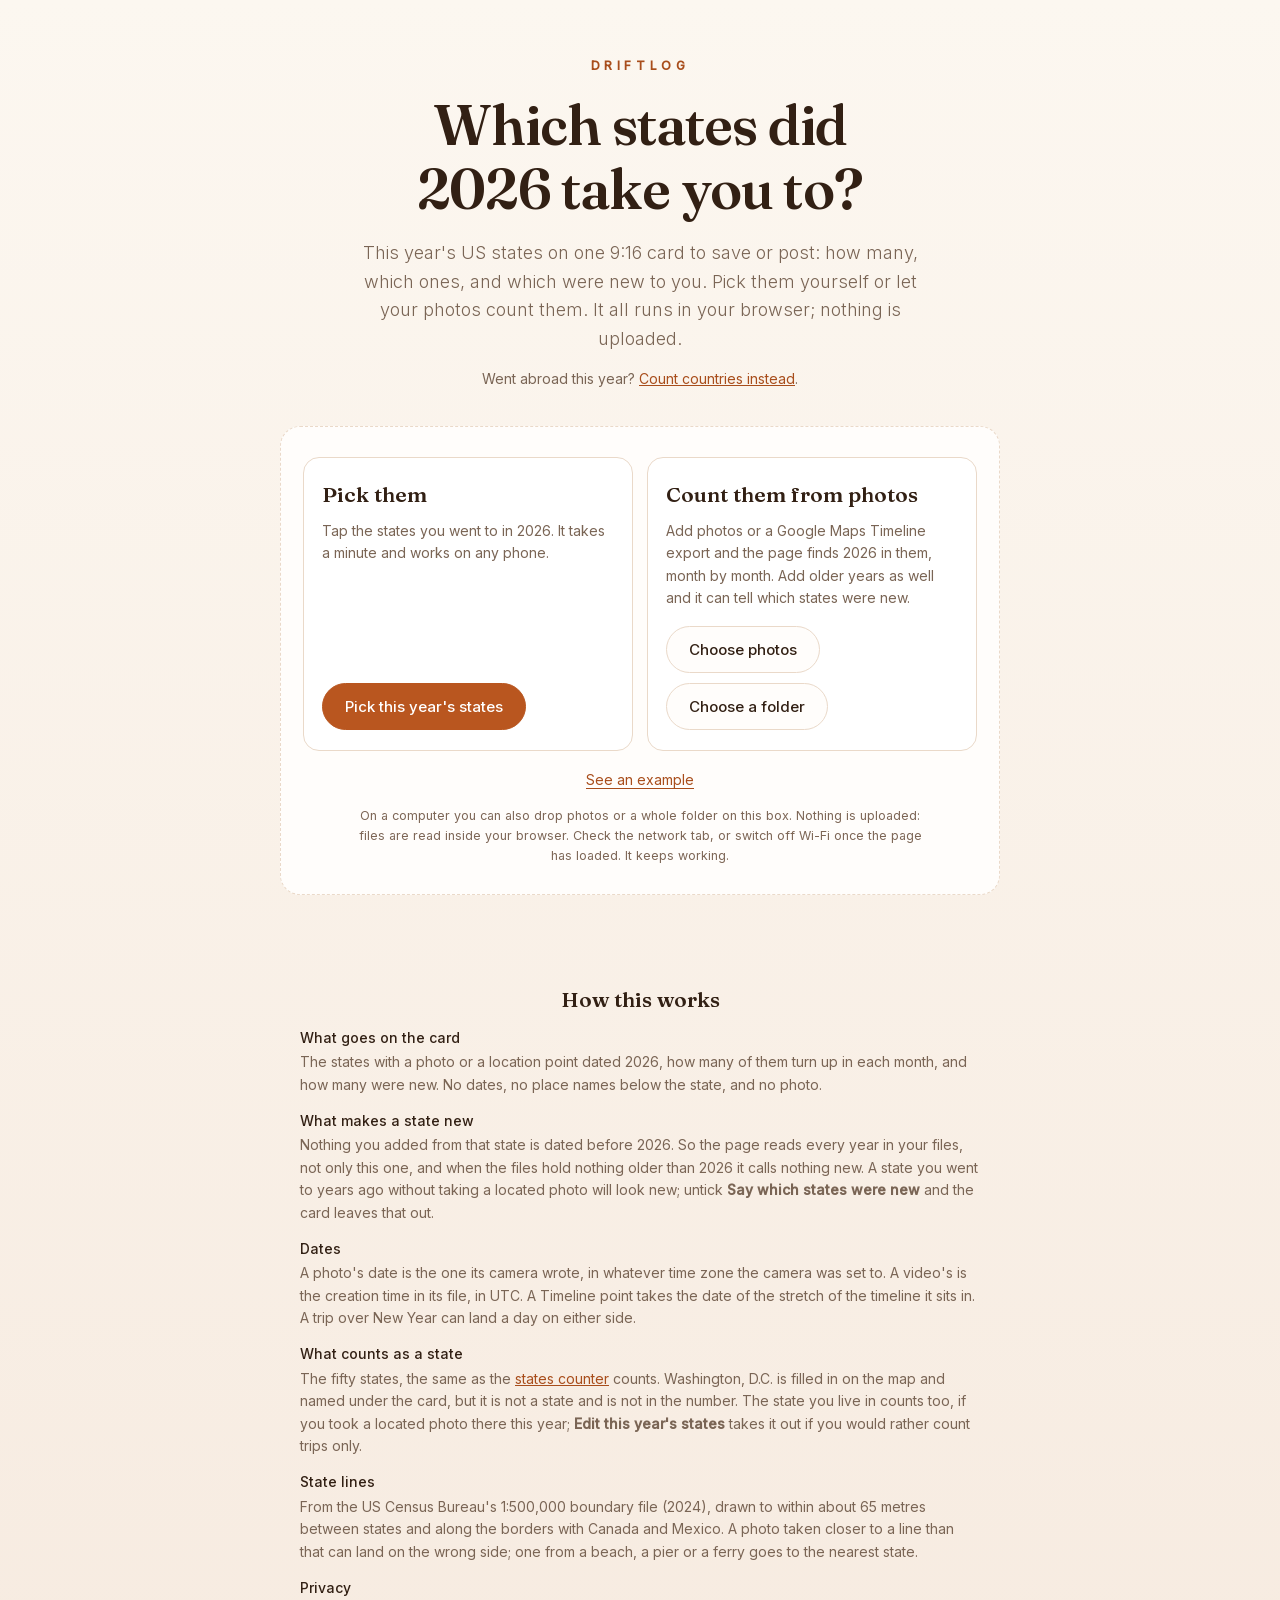
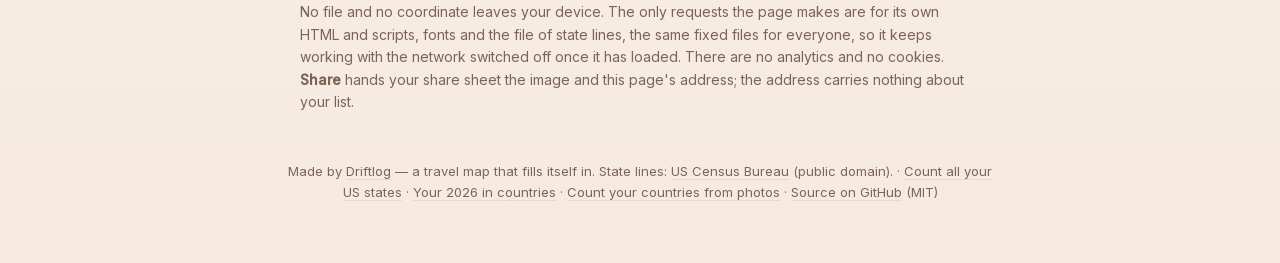
<file: us/2026/index.html>
<!DOCTYPE html>
<html lang="en">
<head>
<meta charset="UTF-8" />
<meta name="viewport" content="width=device-width, initial-scale=1" />
<title>Your 2026 in the States: this year's US states on one card</title>
<link rel="icon" type="image/png" href="/img/icon-64.png" />
<link rel="apple-touch-icon" href="/img/icon-180.png" />
<meta name="description" content="Pick the US states you went to in 2026, or let your photos count them, and get a 9:16 card to save or post: how many states, which ones, month by month, and which were new to you. Free, no account. It runs in your browser and nothing is uploaded." />
<link rel="canonical" href="https://counter.getdriftlog.com/us/2026/" />
<meta name="apple-itunes-app" content="app-id=6785328399, affiliate-data=pt=129098692&amp;ct=en_states_2026_sb" />
<meta property="og:type" content="website" />
<meta property="og:site_name" content="Driftlog" />
<meta property="og:url" content="https://counter.getdriftlog.com/us/2026/" />
<meta property="og:title" content="Which states did 2026 take you to?" />
<meta property="og:description" content="This year's US states on one card: how many, which ones, and which were new. Pick them in a minute or count them from your photos. Nothing is uploaded." />
<meta property="og:image" content="https://counter.getdriftlog.com/us/2026/og.png" />
<meta property="og:image:width" content="1200" />
<meta property="og:image:height" content="630" />
<meta property="og:image:alt" content="Which states did 2026 take you to? An example card: a map of the United States with one year's states filled in. getdriftlog.com/2026" />
<meta name="twitter:card" content="summary_large_image" />
<meta name="twitter:title" content="Which states did 2026 take you to?" />
<meta name="twitter:description" content="This year's US states on one card: how many, which ones, and which were new. Pick them in a minute or count them from your photos. Nothing is uploaded." />
<meta name="twitter:image" content="https://counter.getdriftlog.com/us/2026/og.png" />
<script type="application/ld+json">
{"@context":"https://schema.org","@type":"WebApplication","name":"Driftlog: your 2026 in the States",
"url":"https://counter.getdriftlog.com/us/2026/","applicationCategory":"TravelApplication",
"operatingSystem":"Any (runs in the browser)",
"offers":{"@type":"Offer","price":"0","priceCurrency":"USD"},
"description":"Makes a 9:16 image of one year of travel in the United States: the states visited in 2026, the months each one turns up in, and which were new. Pick the states by hand, or count them from the GPS coordinates and dates stored in your own photos or a Google Maps Timeline export. Runs entirely in the browser: no upload, no account.",
"author":{"@type":"Person","name":"Akira Takashima"},
"publisher":{"@type":"Organization","name":"Shiori Studio"}}
</script>
<link rel="stylesheet" href="/fonts.css" />
<style>
  *{margin:0;padding:0;box-sizing:border-box}
  [hidden]{display:none!important}
  /* As on the counter: --muted2 and --accent-t for small text, --accent-d under white text (WCAG AA on cream2). */
  :root{
    --cream:#FCF7F0; --cream2:#F6EADF; --ink:#322014; --muted:#7A6555; --muted2:#7D6656;
    --accent:#D6692E; --accent-d:#B9561F; --accent-t:#A84D1B; --line:#EAD9C9; --card:#FFFDFB; --tint:#FFF6EE;
  }
  html{-webkit-text-size-adjust:100%}
  body{font-family:"Inter",-apple-system,BlinkMacSystemFont,"Segoe UI",sans-serif;background:linear-gradient(180deg,var(--cream) 0%,var(--cream2) 100%);
    color:var(--ink);min-height:100vh;line-height:1.6}
  .wrap{max-width:760px;margin:0 auto;padding:0 20px}
  header{text-align:center;padding:56px 0 6px}
  .kicker{font-size:12px;letter-spacing:.38em;font-weight:600;color:var(--accent-t);text-transform:uppercase}
  .kicker a{color:inherit;text-decoration:none}
  h1{font-family:"Fraunces",Georgia,serif;font-weight:600;font-size:clamp(34px,6vw,56px);line-height:1.14;margin-top:18px;letter-spacing:-.015em;text-wrap:balance}
  .lead{font-weight:300;color:var(--muted);margin:18px auto 0;max-width:580px;font-size:clamp(15px,2.1vw,18px)}
  .switch{font-size:14px;color:var(--muted);margin-top:14px}
  .switch a{color:var(--accent-t)}
  .drop{margin:30px 0 0;background:var(--card);border:1.5px dashed var(--line);border-radius:20px;padding:30px 22px 28px;text-align:center;
    transition:border-color .18s,background .18s}
  .drop.over{border-color:var(--accent);background:var(--tint)}
  .ways{display:grid;grid-template-columns:1fr 1fr;gap:14px;text-align:left}
  .way{border:1px solid var(--line);border-radius:16px;padding:20px 18px;background:#fff;display:flex;flex-direction:column}
  .way h2{font-family:"Fraunces",Georgia,serif;font-weight:600;font-size:21px}
  .way p{color:var(--muted);font-size:14px;margin:8px 0 16px;flex:1}
  .way .btns{justify-content:flex-start;margin-top:0}
  .btns{display:flex;gap:10px;justify-content:center;flex-wrap:wrap;margin-top:22px}
  .btn{font-family:inherit;font-weight:500;font-size:15px;padding:13px 22px;border-radius:999px;cursor:pointer;
    border:1px solid var(--line);background:var(--card);color:var(--ink);text-decoration:none;display:inline-block}
  .btn.primary{background:var(--accent-d);border-color:var(--accent-d);color:#fff}
  .btn.primary:hover{background:var(--accent-t);border-color:var(--accent-t)}
  .btn:hover{border-color:var(--accent)}
  .btn:focus-visible,.linkbtn:focus-visible,a:focus-visible,summary:focus-visible,h2:focus-visible{outline:2px solid var(--accent);outline-offset:3px}
  .linkbtn{font:inherit;font-size:14px;background:none;border:0;color:var(--accent-t);text-decoration:underline;text-underline-offset:3px;cursor:pointer;margin-top:18px}
  .note{font-size:12.5px;color:var(--muted2);margin:14px auto 0;max-width:580px}
  .note a,.how a,.also a,#status a,.mobile-note a{color:var(--accent-t)}
  .mobile-note{display:none;margin:16px auto 0;max-width:540px;font-size:13.5px;color:var(--ink);background:var(--tint);border:1px solid var(--line);border-radius:12px;padding:12px 14px;text-align:left}
  .is-mobile .mobile-note{display:block}
  .is-mobile #pickDir{display:none}
  #status{text-align:center;color:var(--muted);font-size:14px;margin:18px auto 0;min-height:22px;max-width:600px}
  .bar{height:4px;background:var(--line);border-radius:4px;overflow:hidden;max-width:420px;margin:10px auto 0;display:none}
  .bar.on{display:block}
  .bar i{display:block;height:100%;width:0;background:var(--accent);transition:width .2s}
  .out{margin-top:34px;text-align:center}
  .out h2{font-family:"Fraunces",Georgia,serif;font-weight:600;font-size:clamp(26px,4.4vw,34px);text-wrap:balance}
  .example-flag{margin-bottom:10px;font-size:12px;letter-spacing:.2em;font-weight:600;text-transform:uppercase;color:var(--accent-t)}
  .order{color:var(--muted);font-size:14px;margin:10px auto 0;max-width:560px}
  #card{display:block;width:min(100%,400px);height:auto;aspect-ratio:9/16;margin:22px auto 0;border-radius:16px;
    background:#FAF6EF;border:1px solid var(--line);box-shadow:0 14px 36px rgba(50,32,20,.12)}
  .tog{display:inline-flex;align-items:center;gap:8px;margin-top:16px;font-size:14px;color:var(--muted);cursor:pointer}
  .tog input{width:18px;height:18px;accent-color:var(--accent-d)}
  .year-list{list-style:none;margin:22px auto 0;max-width:520px;text-align:left;font-size:14.5px;border-top:1px solid var(--line)}
  .year-list li{display:flex;gap:10px;align-items:baseline;padding:9px 2px;border-bottom:1px solid var(--line)}
  .year-list b{font-weight:500}
  .year-list .mo{color:var(--muted);margin-left:auto;text-align:right;font-variant-numeric:tabular-nums}
  .year-list .new{font-size:11px;font-weight:600;letter-spacing:.1em;text-transform:uppercase;color:var(--accent-t);border:1px solid var(--line);border-radius:999px;padding:1px 8px;white-space:nowrap}
  .also{font-size:13.5px;color:var(--muted);margin:14px auto 0;max-width:560px}
  .appline{text-align:center;font-size:14px;color:var(--muted);margin:30px auto 0;max-width:560px;background:var(--card);border:1px solid var(--line);border-radius:16px;padding:16px 18px}
  .appline a{color:var(--accent-t);font-weight:500}
  .how{margin:48px auto 0;max-width:680px;font-size:14px;color:var(--muted)}
  .how h3{font-family:"Fraunces",Georgia,serif;font-weight:600;font-size:21px;color:var(--ink);margin-bottom:10px;text-align:center}
  .how dl{display:grid;gap:14px}
  .how dt{color:var(--ink);font-weight:500}
  .how dd{margin-top:2px}
  footer{text-align:center;padding:48px 0 60px;color:var(--muted2);font-size:13px}
  footer a{color:var(--muted);text-decoration:none;border-bottom:1px solid var(--line)}
  @media (max-width:600px){ .ways{grid-template-columns:1fr} }
  @media (prefers-reduced-motion: reduce){ .bar i{transition:none} }
</style>
</head>
<body>
<div class="wrap">
  <header>
    <div class="kicker"><a href="/">Driftlog</a></div>
    <h1>Which states did 2026 take you to?</h1>
    <p class="lead">This year's US states on one 9:16 card to save or post: how many, which ones, and which were new to you. Pick them yourself or let your photos count them. It all runs in your browser; nothing is uploaded.</p>
    <p class="switch">Went abroad this year? <a href="/2026/">Count countries instead</a>.</p>
  </header>

  <section class="drop" id="drop" aria-label="Make your card">
    <div class="ways">
      <div class="way">
        <h2>Pick them</h2>
        <p>Tap the states you went to in 2026. It takes a minute and works on any phone.</p>
        <div class="btns"><button class="btn primary" id="pickBtn" type="button">Pick this year's states</button></div>
      </div>
      <div class="way">
        <h2>Count them from photos</h2>
        <p>Add photos or a Google Maps Timeline export and the page finds 2026 in them, month by month. Add older years as well and it can tell which states were new.</p>
        <div class="btns">
          <button class="btn" id="pickFiles" type="button">Choose photos</button>
          <button class="btn" id="pickDir" type="button">Choose a folder</button>
        </div>
      </div>
    </div>
    <button class="linkbtn" id="exampleBtn" type="button">See an example</button>
    <input type="file" id="fileInput" multiple hidden accept="image/*,video/*,.heic,.heif,.dng,.tif,.tiff,.json,application/json" />
    <input type="file" id="dirInput" hidden webkitdirectory multiple />
    <p class="mobile-note" id="mobileNote">On iPhone: tap <b>Choose photos</b>, pick from your Photo Library and leave <b>“Location Is Included”</b> on (it is by default). A few hundred photos at a time works well, and each batch adds to the count (<b>Add more photos</b> under the card). Exported your Google Maps Timeline? Tap <b>Choose photos</b> → <b>Choose Files</b> and pick <code>location-history.json</code> (<a href="https://getdriftlog.com/google-maps-timeline-countries/">how to export it</a>).</p>
    <p class="note">On a computer you can also drop photos or a whole folder on this box. Nothing is uploaded: files are read inside your browser. Check the network tab, or switch off Wi-Fi once the page has loaded. It keeps working.</p>
  </section>
  <section id="picker" hidden aria-label="Pick states"></section>
  <div id="status" role="status" aria-live="polite"></div>
  <div class="bar" id="bar"><i></i></div>

  <section class="out" id="out" hidden aria-label="Your 2026 card">
    <div class="example-flag" id="exFlag" hidden>Example — not your photos</div>
    <h2 id="outTitle" tabindex="-1">Your 2026</h2>
    <p class="order" id="outNote"></p>
    <canvas id="card" width="1080" height="1920" role="img" aria-label="Your 2026 card"></canvas>
    <div><label class="tog" id="newRow" hidden><input type="checkbox" id="showNew" checked /> Say which states were new</label></div>
    <div class="btns">
      <button class="btn primary" id="share" type="button">Share</button>
      <button class="btn" id="save" type="button">Save image</button>
      <button class="btn" id="edit" type="button">Edit this year's states</button>
      <button class="btn" id="addMore" type="button" hidden>Add more photos</button>
      <button class="btn" id="again" type="button">Start over</button>
    </div>
    <ul class="year-list" id="yearList"></ul>
    <p class="also" id="also"></p>
    <p class="note" id="stats"></p>
    <p class="appline">In the Driftlog app, for iPhone and Android, your home country gets a map of its own. For the United States that is this map, state by state, and it fills itself in, so next December there is nothing to remember. <a id="appLink" href="https://apps.apple.com/app/id6785328399?ppid=5a2b9909-a132-4847-9b8b-75121e8f78e1&amp;pt=129098692&amp;ct=en_states_2026&amp;mt=8" rel="noopener">See it on the App Store</a> · <a href="https://play.google.com/store/apps/details?id=com.shioristudio.zubotabi" rel="noopener">Google Play</a></p>
    <p class="also">Every year, not just this one? <a href="/us/">Count all your US states</a>.</p>
  </section>

  <section class="how" aria-label="How this page works">
    <h3>How this works</h3>
    <dl>
      <div><dt>What goes on the card</dt><dd>The states with a photo or a location point dated 2026, how many of them turn up in each month, and how many were new. No dates, no place names below the state, and no photo.</dd></div>
      <div><dt>What makes a state new</dt><dd>Nothing you added from that state is dated before 2026. So the page reads every year in your files, not only this one, and when the files hold nothing older than 2026 it calls nothing new. A state you went to years ago without taking a located photo will look new; untick <b>Say which states were new</b> and the card leaves that out.</dd></div>
      <div><dt>Dates</dt><dd>A photo's date is the one its camera wrote, in whatever time zone the camera was set to. A video's is the creation time in its file, in UTC. A Timeline point takes the date of the stretch of the timeline it sits in. A trip over New Year can land a day on either side.</dd></div>
      <div><dt>What counts as a state</dt><dd>The fifty states, the same as the <a href="/us/">states counter</a> counts. Washington, D.C. is filled in on the map and named under the card, but it is not a state and is not in the number. The state you live in counts too, if you took a located photo there this year; <b>Edit this year's states</b> takes it out if you would rather count trips only.</dd></div>
      <div><dt>State lines</dt><dd>From the US Census Bureau's 1:500,000 boundary file (2024), drawn to within about 65 metres between states and along the borders with Canada and Mexico. A photo taken closer to a line than that can land on the wrong side; one from a beach, a pier or a ferry goes to the nearest state.</dd></div>
      <div><dt>Privacy</dt><dd>No file and no coordinate leaves your device. The only requests the page makes are for its own HTML and scripts, fonts and the file of state lines, the same fixed files for everyone, so it keeps working with the network switched off once it has loaded. There are no analytics and no cookies. <b>Share</b> hands your share sheet the image and this page's address; the address carries nothing about your list.</dd></div>
    </dl>
  </section>

  <footer>
    Made by <a href="https://getdriftlog.com" rel="noopener">Driftlog</a> — a travel map that fills itself in. State lines: <a href="https://www.census.gov/geographies/mapping-files/time-series/geo/cartographic-boundary.html" rel="noopener">US Census Bureau</a> (public domain). · <a href="/us/">Count all your US states</a> · <a href="/2026/">Your 2026 in countries</a> · <a href="/">Count your countries from photos</a> · <a href="https://github.com/anegogo/driftlog-counter" rel="noopener">Source on GitHub</a> (MIT)
  </footer>
</div>

<script src="/kit.js"></script>
<script src="/scan.js"></script>
<script src="/year.js"></script>
<script src="/us/states.js"></script>
<script>
'use strict';
const Kit = window.DriftlogKit;     // countries, the picker, the world map, sharing: /kit.js
const Scan = window.DriftlogScan;   // a location and a date out of each file: /scan.js
const Year = window.DriftlogYear;   // one year out of the count, and the card: /year.js
const States = window.DriftlogStates;   // what this page counts: the fifty states, their lines, map and picker: /us/states.js
Year.use({ places: States.places, words: States.words });   // English, and states instead of countries
const YEAR = 2026;                  // next year's page is this file with another number (and its own og.png)
const $ = s => document.querySelector(s);
const statusEl = $('#status'), barEl = $('#bar'), barFill = $('#bar i'), canvas = $('#card');
const IS_MOBILE = /iPhone|iPad|iPod|Android/i.test(navigator.userAgent) || (navigator.platform === 'MacIntel' && navigator.maxTouchPoints > 1);
const IS_IOS = /iPhone|iPad|iPod/i.test(navigator.userAgent) || (navigator.platform === 'MacIntel' && navigator.maxTouchPoints > 1);
const IS_ANDROID = /Android/i.test(navigator.userAgent);
if (IS_MOBILE) document.body.classList.add('is-mobile');
if (IS_ANDROID) $('#mobileNote').innerHTML = 'On Android, the browser removes the location from photos you pick, so photos won’t count here. <b>Pick this year’s states</b> by hand, choose a <b>Google Maps Timeline export</b> (Timeline.json), or open this page on a computer.';
if (!('webkitdirectory' in document.createElement('input'))) $('#pickDir').style.display = 'none';

const PAGE_URL = `https://counter.getdriftlog.com/us/${YEAR}/`;
const FONTS = ['600 66px Fraunces', '600 24px Inter', '300 44px Inter', '500 30px Inter', '400 24px Inter'];
function setStatus(t, html){ if (html) statusEl.innerHTML = t; else statusEl.textContent = t; }
function setProgress(f){ if (f == null){ barEl.classList.remove('on'); return; } barEl.classList.add('on'); barFill.style.width = Math.round(f * 100) + '%'; }
const fmt = n => n.toLocaleString('en-US');
const tick = () => new Promise(r => setTimeout(r, 0));
const cs = n => `${n} ${n === 1 ? 'state' : 'states'}`;
const scrollToEl = el => el.scrollIntoView({ behavior: matchMedia('(prefers-reduced-motion: reduce)').matches ? 'auto' : 'smooth', block: 'start' });

// ---------- borders and fonts ----------
let FEATS = null, locate = null;
const loadFonts = () => document.fonts && document.fonts.load ? Promise.all(FONTS.map(f => document.fonts.load(f))).catch(() => {}) : Promise.resolve();
async function ready(){
  if (FEATS) return;
  const req = States.load();
  req.catch(() => {});
  await loadFonts();               // the card is drawn on a canvas, which falls back to Georgia if Fraunces is not in yet
  setStatus('Loading the world map…');
  FEATS = await req.catch(() => { throw new Error('The map file did not load. Reload the page and try again.'); });
  locate = States.locator(FEATS);   // index of the state × 10000 + its polygon; -1 abroad, at sea or across the border
  setStatus('');
}
// Fetched once the page is idle, so a card can still be made if the network goes away before the first tap.
(window.requestIdleCallback || (f => setTimeout(f, 1200)))(() => { States.load().catch(() => {}); loadFonts(); });

// ---------- what is on the page ----------
// files: the count from files, every year of it: { tally, stats, keys, located }. It grows a batch at a time
// ("Add more photos") and stays until Start over. edits: what was changed by hand in this year's list since,
// { added, removed }, put back on top of every recount.
// state: what the card shows: { view, src, base, example, showNew }.
let files = null, edits = null, state = null, prepared = null, busy = false, drawing = 0;
const fileKey = f => f.name + '\n' + f.size;

// ---------- reading files ----------
async function handle(list, { adding = false } = {}){
  if (busy) return;
  busy = true;
  try {
    await ready();
    const prev = adding && files ? files : null;
    const picked = [...list].filter(f => f && !f.name.startsWith('.'));
    const all = prev ? picked.filter(f => !prev.keys.has(fileKey(f))) : picked;
    if (prev && picked.length && !all.length){ setStatus(picked.length === 1 ? 'That file was counted already.' : `Those ${fmt(picked.length)} files were counted already.`); return; }
    const media = all.filter(f => Scan.KIND(f.name) && Scan.KIND(f.name) !== 'json');
    const jsons = all.filter(f => Scan.KIND(f.name) === 'json');
    if (!media.length && !jsons.length){
      setStatus(all.length ? `None of those ${fmt(all.length)} files are photos, videos or location exports I can read.` : 'Nothing to read in that selection.');
      return;
    }
    const run = prev || { tally: Year.newTally(), stats: { media: 0, withLoc: 0, sidecars: 0, points: 0, unmatched: 0 }, keys: new Set(), located: new Map() };
    if (!prev) edits = null;
    const { tally, stats, located, keys } = run;
    for (const f of all) keys.add(fileKey(f));
    stats.media += media.length;
    // File name -> countries it was already counted in: a Takeout sidecar is skipped only when its own photo
    // (or another file with the same name) already put that country on the map.
    const mark = (name, fi) => { let set = located.get(name); if (!set) located.set(name, set = new Set()); set.add(fi); };
    let done = 0, loc = 0;
    const total = media.length + jsons.length;
    const worker = async queue => {
      while (queue.length){
        const f = queue.shift(), r = await Scan.readMedia(f);
        if (r && r.point){
          stats.withLoc++; loc++;
          const code = locate(r.point[0], r.point[1]);
          mark(f.name.toLowerCase(), code >= 0 ? Math.floor(code / 10000) : -1);
          if (code >= 0) Year.tallyAdd(tally, code, r.year, r.month); else stats.unmatched++;
        }
        done++;
        if (done % 20 === 0){ setStatus(`Reading ${fmt(done)} of ${fmt(total)} files · ${fmt(loc)} with a location`); setProgress(done / total); await tick(); }
      }
    };
    const queue = media.slice();
    await Promise.all([worker(queue), worker(queue), worker(queue), worker(queue)]);
    for (const f of jsons){
      if (f.size < 256 * 1024){
        let o = null;
        try { o = JSON.parse(await f.text()); } catch (e){ o = null; }
        const sc = Scan.sidecar(o);
        if (sc){
          const code = sc.point ? locate(sc.point[0], sc.point[1]) : -1, fi = code >= 0 ? Math.floor(code / 10000) : -1;
          const seen = located.get(sc.title.toLowerCase());
          if (sc.point && !(seen && seen.has(fi))){
            stats.sidecars++;
            mark(sc.title.toLowerCase(), fi);
            if (code >= 0) Year.tallyAdd(tally, code, sc.year, sc.month); else stats.unmatched++;
          }
          done++;
          continue;
        }
      }
      await Scan.scanLocationFile(f, (p, year, month) => {
        stats.points++;
        const code = locate(p[0], p[1]);
        if (code >= 0) Year.tallyAdd(tally, code, year, month); else stats.unmatched++;
      }, frac => { setStatus(`Reading ${f.name} · ${Math.round(frac * 100)}% · ${fmt(stats.points)} location points`); setProgress(frac); });
      done++;
    }
    setProgress(null);
    files = run;
    showCount();
  } catch (e){
    setProgress(null);
    setStatus(e && e.message ? e.message : 'Something went wrong while reading those files.');
  } finally { busy = false; }
}

// The year out of the count from files, with the edits made by hand since put back on top.
function showCount(){
  const { tally, stats } = files, any = stats.withLoc + stats.sidecars + stats.points;
  let view = Year.yearView(tally, FEATS, YEAR);
  const fromPhotos = stats.withLoc + stats.sidecars > 0, fromTimeline = stats.points > 0;
  let src = fromPhotos && fromTimeline ? 'both' : fromTimeline ? 'timeline' : 'photos', base = null;
  if (edits && (edits.added.size || edits.removed.size)){
    const codes = new Set([...view.codes].filter(c => !edits.removed.has(c)));
    edits.added.forEach(c => codes.add(c));
    view = Year.editView(view, codes); base = src; src = 'edited';
  }
  if (!view.codes.size && !view.others.length){
    state = null; $('#out').hidden = true;
    if (!any){
      if (IS_IOS) setStatus(`None of those ${fmt(stats.media)} photos had a location in them. In the photo picker, check that “Location Is Included” is on (switch it under Options), and that the camera had location turned on. Or pick this year's states by hand.`);
      else if (IS_ANDROID) setStatus(`None of those ${fmt(stats.media)} files had a location in them. Android removes it from photos picked in a browser. Pick this year's states by hand, or use a Google Maps Timeline export.`);
      else setStatus(`None of those ${fmt(stats.media)} files had a location saved in them. Photos taken with location turned off for the camera carry no coordinates.`);
    }
    else if (!tally.dated) setStatus(`Read ${fmt(any)} locations, but none of them carries a date, so none can be placed in ${YEAR}. Pick this year's states by hand instead.`);
    else setStatus(`Read ${fmt(any)} locations, but none is dated ${YEAR}: the latest year in those files is ${view.latest}. Add this year's photos as well (they add to the count), or pick this year's states by hand.`);
    return;
  }
  state = { view, src, base, example: false, showNew: state && !state.example ? state.showNew : true };
  render(true);
  setStatus('Done. Nothing left your browser.');
}

// ---------- picking by hand ----------
const pickerEl = $('#picker');
function closePicker(){ pickerEl.hidden = true; pickerEl.innerHTML = ''; }
const focusOn = el => { if (el) el.focus({ preventScroll: true }); };
// editing: a card is on screen and its list is being changed; otherwise the picker is the way in.
function openPicker(editing){
  const back = editing ? $('#out') : $('#drop');
  States.picker(pickerEl, {
    district: false,                                              // the card counts states; the District cannot be one
    initial: editing && state ? state.view.codes : [],
    title: `Which states did you go to in ${YEAR}?`,
    doneLabel: editing ? 'Update my card' : 'Make my card',
    onCancel: () => { closePicker(); scrollToEl(back); },
    onDone: async codes => {
      closePicker();
      try { await ready(); } catch (e){ setStatus(e.message); return; }
      if (editing && files && state && !state.example){
        // A count from files: keep what was changed, so the months and the earlier years stay and a later batch of
        // photos does not undo it.
        const counted = Year.yearView(files.tally, FEATS, YEAR).codes;
        edits = { added: new Set([...codes].filter(c => !counted.has(c))), removed: new Set([...counted].filter(c => !codes.has(c))) };
        showCount();
      } else {
        files = null; edits = null;
        state = { view: Year.pickedView(YEAR, codes), src: 'tap', base: null, example: false, showNew: true };
        render(true);
        setStatus(codes.size ? 'Your card is ready.' : 'No states picked. Pick some to fill in the card.');
      }
      focusOn($('#outTitle'));
    },
  });
  pickerEl.hidden = false;
  scrollToEl(pickerEl);
}

// ---------- the card ----------
// The view as drawn: with "Say which states were new" unticked, the card and the list leave that out.
const shown = st => st.showNew || !st.view.newCodes ? st.view : Object.assign({}, st.view, { newCodes: null });
function noteFor(st, v){
  if (st.example) return 'A made-up year, to show what the card looks like.';
  if (st.src === 'tap') return 'Picked by hand, so the card has no months and does not say which states were new. Counting from photos adds both.';
  const lead = st.src === 'edited' ? 'Counted from your files, then edited by hand. ' : '';
  if (!st.view.newCodes) return `${lead}Nothing in your files is dated before ${YEAR}, so the card does not say which states were new. Add older photos and it will.`;
  const k = st.view.newCodes.size;
  if (!st.showNew) return `${lead}The card leaves out which states were new.`;
  return lead + (k === 0 ? 'None of them is new: your files hold something earlier from every one.'
    : k === 1 ? `One of them is new: nothing you added from it is dated before ${YEAR}.`
    : `${k} of them are new: nothing you added from them is dated before ${YEAR}.`);
}
async function render(scroll){
  const run = ++drawing, st = state, v = shown(st), n = v.codes.size;
  prepared = null;
  $('#out').hidden = false;
  $('#exFlag').hidden = !st.example;
  $('#outTitle').textContent = st.example ? `An example: ${cs(n)} in ${YEAR}` : `${cs(n)} in ${YEAR}`;
  $('#outNote').textContent = noteFor(st, v);
  $('#newRow').hidden = st.example || !(st.view.newCodes && st.view.newCodes.size);
  $('#showNew').checked = st.showNew;
  const months = Year.monthsKnown(v);
  $('#yearList').innerHTML = Year.orderOf(v).map(code => {
    const mask = v.months ? v.months.get(code) || 0 : 0;
    return `<li><b>${Kit.esc(States.nameOf(code))}</b>${v.newCodes && v.newCodes.has(code) ? '<span class="new">new</span>' : ''}${months ? `<span class="mo">${mask ? Year.monthNames(mask).join(', ') : 'added by hand'}</span>` : ''}</li>`;
  }).join('');
  $('#also').textContent = v.others.length ? `Also in ${YEAR}: ${v.others.join(', ')} — on the map, but not in the number: it is not a state.` : '';
  const bits = [];
  if (files && !st.example){
    const s = files.stats;
    if (s.media) bits.push(`${fmt(s.media)} photos and videos read, ${fmt(s.withLoc)} with a location`);
    if (s.sidecars) bits.push(`${fmt(s.sidecars)} Google Photos location${s.sidecars === 1 ? '' : 's'}`);
    if (s.points) bits.push(`${fmt(s.points)} Timeline point${s.points === 1 ? '' : 's'}`);
    if (files.tally.undated) bits.push(`${fmt(files.tally.undated)} with no date, left out of every year`);
    if (s.unmatched) bits.push(`${fmt(s.unmatched)} too far from land to place`);
  }
  $('#stats').textContent = st.example ? 'Example data: a made-up set of trips, not anyone\'s real photos.' : bits.join(' · ');
  $('#edit').hidden = st.example;
  $('#addMore').hidden = st.example || !files;
  $('#appLink').href = Kit.storeUrl(`en_states_${YEAR}`);
  if (scroll) scrollToEl($('#out'));
  await loadFonts();
  if (run !== drawing) return;                                   // a newer list came in while the fonts were loading
  const text = Year.drawYearCard(canvas, FEATS, v, { src: st.example ? 'example' : st.src, base: st.base });
  const names = Year.orderOf(v).map(States.nameOf).join(', ');
  canvas.setAttribute('aria-label', `${text.title}: ${text.count}${text.sub ? ', ' + text.sub : ''}. ${names}${names ? '. ' : ''}${text.caption}.`);
  prepared = Kit.prepareShare(canvas, st.example
    ? { fileName: `example-${YEAR}-states.png`, url: PAGE_URL, text: 'A free page that puts your year of travel on one card. Nothing gets uploaded.' }
    : { fileName: `my-${YEAR}-states.png`, url: PAGE_URL, text: Year.shareText(v) });
  $('#share').textContent = canShareFiles() ? 'Share' : 'Save image';
  $('#save').hidden = !canShareFiles();
}

// ---------- saving and sharing: the share sheet with the image where there is one, otherwise a download ----------
const canShareFiles = () => !!(navigator.share && navigator.canShare && typeof File === 'function' && navigator.canShare({ files: [new File([''], 'x.png', { type: 'image/png' })] }));
function download(){
  const name = state && state.example ? `example-${YEAR}-states.png` : `my-${YEAR}-states.png`;
  const go = blob => {
    const a = document.createElement('a');
    a.download = name; a.href = URL.createObjectURL(blob);
    document.body.appendChild(a); a.click(); a.remove();
    setTimeout(() => URL.revokeObjectURL(a.href), 30000);
  };
  if (prepared && prepared.file) go(prepared.file);
  else canvas.toBlob(b => { if (b) go(b); }, 'image/png');
}
// iOS opens the share sheet only when share() runs straight from the tap, with the file already made (prepareShare).
async function shareOrSave(){
  const s = prepared;
  if (!s) return;                                                // still drawing
  if (s.file && navigator.share && navigator.canShare && navigator.canShare({ files: [s.file] })){
    try { await navigator.share({ files: [s.file], text: `${s.text} ${s.url}` }); return; }
    catch (e){ if (e && e.name === 'AbortError') return; }
  }
  download();
}

// ---------- example ----------
// [lon, lat, year, month]: a made-up traveller. The card says "Example" and its foot says the data is not real.
const EXAMPLE = [
  [-73.99, 40.73, 2019, 5], [-71.06, 42.36, 2019, 5], [-87.63, 41.88, 2021, 7], [-122.33, 47.61, 2021, 11], [-122.68, 45.52, 2022, 6],
  [-104.99, 39.74, 2022, 8], [-118.24, 34.05, 2023, 3], [-157.86, 21.31, 2024, 1],
  [-122.33, 47.61, 2026, 1], [-122.33, 47.61, 2026, 5], [-122.68, 45.52, 2026, 2], [-122.42, 37.77, 2026, 3], [-115.17, 36.11, 2026, 4],
  [-112.07, 33.45, 2026, 4], [-97.74, 30.27, 2026, 7], [-90.07, 29.95, 2026, 7], [-73.99, 40.73, 2026, 9], [-77.035, 38.8895, 2026, 9],
];
async function showExample(){
  if (busy) return;
  try {
    await ready();
    const tally = Year.newTally();
    for (const [lon, lat, y, m] of EXAMPLE){ const code = locate(lon, lat); if (code >= 0) Year.tallyAdd(tally, code, y, m); }
    files = null; edits = null;
    state = { view: Year.yearView(tally, FEATS, YEAR), src: 'example', base: null, example: true, showNew: true };
    closePicker();
    render(true);
    setStatus('This is an example. Pick your states or add your photos above to make yours.');
  } catch (e){ setStatus(e && e.message ? e.message : 'The example did not load.'); }
}

// ---------- wiring ----------
const drop = $('#drop');
// Files chosen or dropped while a count from files is on the page are added to it (see handle). The input is
// emptied first, so choosing the same files again still reports back.
const choose = input => () => { if (busy) return; input.value = ''; input.click(); };
$('#pickFiles').addEventListener('click', choose($('#fileInput')));
$('#addMore').addEventListener('click', choose($('#fileInput')));
$('#pickDir').addEventListener('click', choose($('#dirInput')));
$('#fileInput').addEventListener('change', e => handle(e.target.files, { adding: true }));
$('#dirInput').addEventListener('change', e => handle(e.target.files, { adding: true }));
$('#exampleBtn').addEventListener('click', showExample);
$('#pickBtn').addEventListener('click', () => openPicker(!!(state && !state.example)));
$('#edit').addEventListener('click', () => { if (state && !state.example) openPicker(true); });
$('#share').addEventListener('click', shareOrSave);
$('#save').addEventListener('click', download);
$('#showNew').addEventListener('change', e => { if (state){ state.showNew = e.target.checked; render(false); } });
$('#again').addEventListener('click', () => {
  files = null; edits = null; state = null; prepared = null; drawing++;
  $('#out').hidden = true; closePicker(); setStatus(''); setProgress(null);
  $('#fileInput').value = ''; $('#dirInput').value = '';
  drop.scrollIntoView({ block: 'center' });
});
['dragenter', 'dragover'].forEach(ev => drop.addEventListener(ev, e => { e.preventDefault(); drop.classList.add('over'); }));
drop.addEventListener('dragleave', e => { if (!drop.contains(e.relatedTarget)) drop.classList.remove('over'); });
drop.addEventListener('drop', async e => {
  e.preventDefault(); drop.classList.remove('over');
  const items = e.dataTransfer.items;
  const entries = items ? [...items].map(it => it.webkitGetAsEntry && it.webkitGetAsEntry()).filter(Boolean) : [];
  if (entries.some(en => en.isDirectory)){
    setStatus('Looking through folders…');
    handle(await Scan.entriesToFiles(entries, n => setStatus(`Looking through folders… ${fmt(n)} files so far`)), { adding: true });
  }
  else handle(e.dataTransfer.files, { adding: true });
});
document.addEventListener('dragover', e => e.preventDefault());
document.addEventListener('drop', e => { if (!drop.contains(e.target)) e.preventDefault(); });
</script>
</body>
</html>
</file>
<file: fonts.css>
/* vietnamese */
@font-face {
  font-family: 'Fraunces';
  font-style: normal;
  font-weight: 500;
  font-display: swap;
  src: url(/fonts/fraunces-6NU78FyLNQOQZAnv9bYEvDiIdE9Ea92uemAk_WBq8U_9v0c2Wa0KxCBTeP2Xz5fU8w.woff2) format('woff2');
  unicode-range: U+0102-0103, U+0110-0111, U+0128-0129, U+0168-0169, U+01A0-01A1, U+01AF-01B0, U+0300-0301, U+0303-0304, U+0308-0309, U+0323, U+0329, U+1EA0-1EF9, U+20AB;
}
/* latin-ext */
@font-face {
  font-family: 'Fraunces';
  font-style: normal;
  font-weight: 500;
  font-display: swap;
  src: url(/fonts/fraunces-6NU78FyLNQOQZAnv9bYEvDiIdE9Ea92uemAk_WBq8U_9v0c2Wa0KxCFTeP2Xz5fU8w.woff2) format('woff2');
  unicode-range: U+0100-02BA, U+02BD-02C5, U+02C7-02CC, U+02CE-02D7, U+02DD-02FF, U+0304, U+0308, U+0329, U+1D00-1DBF, U+1E00-1E9F, U+1EF2-1EFF, U+2020, U+20A0-20AB, U+20AD-20C0, U+2113, U+2C60-2C7F, U+A720-A7FF;
}
/* latin */
@font-face {
  font-family: 'Fraunces';
  font-style: normal;
  font-weight: 500;
  font-display: swap;
  src: url(/fonts/fraunces-6NU78FyLNQOQZAnv9bYEvDiIdE9Ea92uemAk_WBq8U_9v0c2Wa0KxC9TeP2Xz5c.woff2) format('woff2');
  unicode-range: U+0000-00FF, U+0131, U+0152-0153, U+02BB-02BC, U+02C6, U+02DA, U+02DC, U+0304, U+0308, U+0329, U+2000-206F, U+20AC, U+2122, U+2191, U+2193, U+2212, U+2215, U+FEFF, U+FFFD;
}
/* vietnamese */
@font-face {
  font-family: 'Fraunces';
  font-style: normal;
  font-weight: 600;
  font-display: swap;
  src: url(/fonts/fraunces-6NU78FyLNQOQZAnv9bYEvDiIdE9Ea92uemAk_WBq8U_9v0c2Wa0KxCBTeP2Xz5fU8w.woff2) format('woff2');
  unicode-range: U+0102-0103, U+0110-0111, U+0128-0129, U+0168-0169, U+01A0-01A1, U+01AF-01B0, U+0300-0301, U+0303-0304, U+0308-0309, U+0323, U+0329, U+1EA0-1EF9, U+20AB;
}
/* latin-ext */
@font-face {
  font-family: 'Fraunces';
  font-style: normal;
  font-weight: 600;
  font-display: swap;
  src: url(/fonts/fraunces-6NU78FyLNQOQZAnv9bYEvDiIdE9Ea92uemAk_WBq8U_9v0c2Wa0KxCFTeP2Xz5fU8w.woff2) format('woff2');
  unicode-range: U+0100-02BA, U+02BD-02C5, U+02C7-02CC, U+02CE-02D7, U+02DD-02FF, U+0304, U+0308, U+0329, U+1D00-1DBF, U+1E00-1E9F, U+1EF2-1EFF, U+2020, U+20A0-20AB, U+20AD-20C0, U+2113, U+2C60-2C7F, U+A720-A7FF;
}
/* latin */
@font-face {
  font-family: 'Fraunces';
  font-style: normal;
  font-weight: 600;
  font-display: swap;
  src: url(/fonts/fraunces-6NU78FyLNQOQZAnv9bYEvDiIdE9Ea92uemAk_WBq8U_9v0c2Wa0KxC9TeP2Xz5c.woff2) format('woff2');
  unicode-range: U+0000-00FF, U+0131, U+0152-0153, U+02BB-02BC, U+02C6, U+02DA, U+02DC, U+0304, U+0308, U+0329, U+2000-206F, U+20AC, U+2122, U+2191, U+2193, U+2212, U+2215, U+FEFF, U+FFFD;
}
/* vietnamese */
@font-face {
  font-family: 'Fraunces';
  font-style: normal;
  font-weight: 700;
  font-display: swap;
  src: url(/fonts/fraunces-6NU78FyLNQOQZAnv9bYEvDiIdE9Ea92uemAk_WBq8U_9v0c2Wa0KxCBTeP2Xz5fU8w.woff2) format('woff2');
  unicode-range: U+0102-0103, U+0110-0111, U+0128-0129, U+0168-0169, U+01A0-01A1, U+01AF-01B0, U+0300-0301, U+0303-0304, U+0308-0309, U+0323, U+0329, U+1EA0-1EF9, U+20AB;
}
/* latin-ext */
@font-face {
  font-family: 'Fraunces';
  font-style: normal;
  font-weight: 700;
  font-display: swap;
  src: url(/fonts/fraunces-6NU78FyLNQOQZAnv9bYEvDiIdE9Ea92uemAk_WBq8U_9v0c2Wa0KxCFTeP2Xz5fU8w.woff2) format('woff2');
  unicode-range: U+0100-02BA, U+02BD-02C5, U+02C7-02CC, U+02CE-02D7, U+02DD-02FF, U+0304, U+0308, U+0329, U+1D00-1DBF, U+1E00-1E9F, U+1EF2-1EFF, U+2020, U+20A0-20AB, U+20AD-20C0, U+2113, U+2C60-2C7F, U+A720-A7FF;
}
/* latin */
@font-face {
  font-family: 'Fraunces';
  font-style: normal;
  font-weight: 700;
  font-display: swap;
  src: url(/fonts/fraunces-6NU78FyLNQOQZAnv9bYEvDiIdE9Ea92uemAk_WBq8U_9v0c2Wa0KxC9TeP2Xz5c.woff2) format('woff2');
  unicode-range: U+0000-00FF, U+0131, U+0152-0153, U+02BB-02BC, U+02C6, U+02DA, U+02DC, U+0304, U+0308, U+0329, U+2000-206F, U+20AC, U+2122, U+2191, U+2193, U+2212, U+2215, U+FEFF, U+FFFD;
}
/* cyrillic-ext */
@font-face {
  font-family: 'Inter';
  font-style: normal;
  font-weight: 300;
  font-display: swap;
  src: url(/fonts/inter-UcC73FwrK3iLTeHuS_nVMrMxCp50SjIa2JL7W0Q5n-wU.woff2) format('woff2');
  unicode-range: U+0460-052F, U+1C80-1C8A, U+20B4, U+2DE0-2DFF, U+A640-A69F, U+FE2E-FE2F;
}
/* cyrillic */
@font-face {
  font-family: 'Inter';
  font-style: normal;
  font-weight: 300;
  font-display: swap;
  src: url(/fonts/inter-UcC73FwrK3iLTeHuS_nVMrMxCp50SjIa0ZL7W0Q5n-wU.woff2) format('woff2');
  unicode-range: U+0301, U+0400-045F, U+0490-0491, U+04B0-04B1, U+2116;
}
/* greek-ext */
@font-face {
  font-family: 'Inter';
  font-style: normal;
  font-weight: 300;
  font-display: swap;
  src: url(/fonts/inter-UcC73FwrK3iLTeHuS_nVMrMxCp50SjIa2ZL7W0Q5n-wU.woff2) format('woff2');
  unicode-range: U+1F00-1FFF;
}
/* greek */
@font-face {
  font-family: 'Inter';
  font-style: normal;
  font-weight: 300;
  font-display: swap;
  src: url(/fonts/inter-UcC73FwrK3iLTeHuS_nVMrMxCp50SjIa1pL7W0Q5n-wU.woff2) format('woff2');
  unicode-range: U+0370-0377, U+037A-037F, U+0384-038A, U+038C, U+038E-03A1, U+03A3-03FF;
}
/* vietnamese */
@font-face {
  font-family: 'Inter';
  font-style: normal;
  font-weight: 300;
  font-display: swap;
  src: url(/fonts/inter-UcC73FwrK3iLTeHuS_nVMrMxCp50SjIa2pL7W0Q5n-wU.woff2) format('woff2');
  unicode-range: U+0102-0103, U+0110-0111, U+0128-0129, U+0168-0169, U+01A0-01A1, U+01AF-01B0, U+0300-0301, U+0303-0304, U+0308-0309, U+0323, U+0329, U+1EA0-1EF9, U+20AB;
}
/* latin-ext */
@font-face {
  font-family: 'Inter';
  font-style: normal;
  font-weight: 300;
  font-display: swap;
  src: url(/fonts/inter-UcC73FwrK3iLTeHuS_nVMrMxCp50SjIa25L7W0Q5n-wU.woff2) format('woff2');
  unicode-range: U+0100-02BA, U+02BD-02C5, U+02C7-02CC, U+02CE-02D7, U+02DD-02FF, U+0304, U+0308, U+0329, U+1D00-1DBF, U+1E00-1E9F, U+1EF2-1EFF, U+2020, U+20A0-20AB, U+20AD-20C0, U+2113, U+2C60-2C7F, U+A720-A7FF;
}
/* latin */
@font-face {
  font-family: 'Inter';
  font-style: normal;
  font-weight: 300;
  font-display: swap;
  src: url(/fonts/inter-UcC73FwrK3iLTeHuS_nVMrMxCp50SjIa1ZL7W0Q5nw.woff2) format('woff2');
  unicode-range: U+0000-00FF, U+0131, U+0152-0153, U+02BB-02BC, U+02C6, U+02DA, U+02DC, U+0304, U+0308, U+0329, U+2000-206F, U+20AC, U+2122, U+2191, U+2193, U+2212, U+2215, U+FEFF, U+FFFD;
}
/* cyrillic-ext */
@font-face {
  font-family: 'Inter';
  font-style: normal;
  font-weight: 400;
  font-display: swap;
  src: url(/fonts/inter-UcC73FwrK3iLTeHuS_nVMrMxCp50SjIa2JL7W0Q5n-wU.woff2) format('woff2');
  unicode-range: U+0460-052F, U+1C80-1C8A, U+20B4, U+2DE0-2DFF, U+A640-A69F, U+FE2E-FE2F;
}
/* cyrillic */
@font-face {
  font-family: 'Inter';
  font-style: normal;
  font-weight: 400;
  font-display: swap;
  src: url(/fonts/inter-UcC73FwrK3iLTeHuS_nVMrMxCp50SjIa0ZL7W0Q5n-wU.woff2) format('woff2');
  unicode-range: U+0301, U+0400-045F, U+0490-0491, U+04B0-04B1, U+2116;
}
/* greek-ext */
@font-face {
  font-family: 'Inter';
  font-style: normal;
  font-weight: 400;
  font-display: swap;
  src: url(/fonts/inter-UcC73FwrK3iLTeHuS_nVMrMxCp50SjIa2ZL7W0Q5n-wU.woff2) format('woff2');
  unicode-range: U+1F00-1FFF;
}
/* greek */
@font-face {
  font-family: 'Inter';
  font-style: normal;
  font-weight: 400;
  font-display: swap;
  src: url(/fonts/inter-UcC73FwrK3iLTeHuS_nVMrMxCp50SjIa1pL7W0Q5n-wU.woff2) format('woff2');
  unicode-range: U+0370-0377, U+037A-037F, U+0384-038A, U+038C, U+038E-03A1, U+03A3-03FF;
}
/* vietnamese */
@font-face {
  font-family: 'Inter';
  font-style: normal;
  font-weight: 400;
  font-display: swap;
  src: url(/fonts/inter-UcC73FwrK3iLTeHuS_nVMrMxCp50SjIa2pL7W0Q5n-wU.woff2) format('woff2');
  unicode-range: U+0102-0103, U+0110-0111, U+0128-0129, U+0168-0169, U+01A0-01A1, U+01AF-01B0, U+0300-0301, U+0303-0304, U+0308-0309, U+0323, U+0329, U+1EA0-1EF9, U+20AB;
}
/* latin-ext */
@font-face {
  font-family: 'Inter';
  font-style: normal;
  font-weight: 400;
  font-display: swap;
  src: url(/fonts/inter-UcC73FwrK3iLTeHuS_nVMrMxCp50SjIa25L7W0Q5n-wU.woff2) format('woff2');
  unicode-range: U+0100-02BA, U+02BD-02C5, U+02C7-02CC, U+02CE-02D7, U+02DD-02FF, U+0304, U+0308, U+0329, U+1D00-1DBF, U+1E00-1E9F, U+1EF2-1EFF, U+2020, U+20A0-20AB, U+20AD-20C0, U+2113, U+2C60-2C7F, U+A720-A7FF;
}
/* latin */
@font-face {
  font-family: 'Inter';
  font-style: normal;
  font-weight: 400;
  font-display: swap;
  src: url(/fonts/inter-UcC73FwrK3iLTeHuS_nVMrMxCp50SjIa1ZL7W0Q5nw.woff2) format('woff2');
  unicode-range: U+0000-00FF, U+0131, U+0152-0153, U+02BB-02BC, U+02C6, U+02DA, U+02DC, U+0304, U+0308, U+0329, U+2000-206F, U+20AC, U+2122, U+2191, U+2193, U+2212, U+2215, U+FEFF, U+FFFD;
}
/* cyrillic-ext */
@font-face {
  font-family: 'Inter';
  font-style: normal;
  font-weight: 500;
  font-display: swap;
  src: url(/fonts/inter-UcC73FwrK3iLTeHuS_nVMrMxCp50SjIa2JL7W0Q5n-wU.woff2) format('woff2');
  unicode-range: U+0460-052F, U+1C80-1C8A, U+20B4, U+2DE0-2DFF, U+A640-A69F, U+FE2E-FE2F;
}
/* cyrillic */
@font-face {
  font-family: 'Inter';
  font-style: normal;
  font-weight: 500;
  font-display: swap;
  src: url(/fonts/inter-UcC73FwrK3iLTeHuS_nVMrMxCp50SjIa0ZL7W0Q5n-wU.woff2) format('woff2');
  unicode-range: U+0301, U+0400-045F, U+0490-0491, U+04B0-04B1, U+2116;
}
/* greek-ext */
@font-face {
  font-family: 'Inter';
  font-style: normal;
  font-weight: 500;
  font-display: swap;
  src: url(/fonts/inter-UcC73FwrK3iLTeHuS_nVMrMxCp50SjIa2ZL7W0Q5n-wU.woff2) format('woff2');
  unicode-range: U+1F00-1FFF;
}
/* greek */
@font-face {
  font-family: 'Inter';
  font-style: normal;
  font-weight: 500;
  font-display: swap;
  src: url(/fonts/inter-UcC73FwrK3iLTeHuS_nVMrMxCp50SjIa1pL7W0Q5n-wU.woff2) format('woff2');
  unicode-range: U+0370-0377, U+037A-037F, U+0384-038A, U+038C, U+038E-03A1, U+03A3-03FF;
}
/* vietnamese */
@font-face {
  font-family: 'Inter';
  font-style: normal;
  font-weight: 500;
  font-display: swap;
  src: url(/fonts/inter-UcC73FwrK3iLTeHuS_nVMrMxCp50SjIa2pL7W0Q5n-wU.woff2) format('woff2');
  unicode-range: U+0102-0103, U+0110-0111, U+0128-0129, U+0168-0169, U+01A0-01A1, U+01AF-01B0, U+0300-0301, U+0303-0304, U+0308-0309, U+0323, U+0329, U+1EA0-1EF9, U+20AB;
}
/* latin-ext */
@font-face {
  font-family: 'Inter';
  font-style: normal;
  font-weight: 500;
  font-display: swap;
  src: url(/fonts/inter-UcC73FwrK3iLTeHuS_nVMrMxCp50SjIa25L7W0Q5n-wU.woff2) format('woff2');
  unicode-range: U+0100-02BA, U+02BD-02C5, U+02C7-02CC, U+02CE-02D7, U+02DD-02FF, U+0304, U+0308, U+0329, U+1D00-1DBF, U+1E00-1E9F, U+1EF2-1EFF, U+2020, U+20A0-20AB, U+20AD-20C0, U+2113, U+2C60-2C7F, U+A720-A7FF;
}
/* latin */
@font-face {
  font-family: 'Inter';
  font-style: normal;
  font-weight: 500;
  font-display: swap;
  src: url(/fonts/inter-UcC73FwrK3iLTeHuS_nVMrMxCp50SjIa1ZL7W0Q5nw.woff2) format('woff2');
  unicode-range: U+0000-00FF, U+0131, U+0152-0153, U+02BB-02BC, U+02C6, U+02DA, U+02DC, U+0304, U+0308, U+0329, U+2000-206F, U+20AC, U+2122, U+2191, U+2193, U+2212, U+2215, U+FEFF, U+FFFD;
}
</file>
